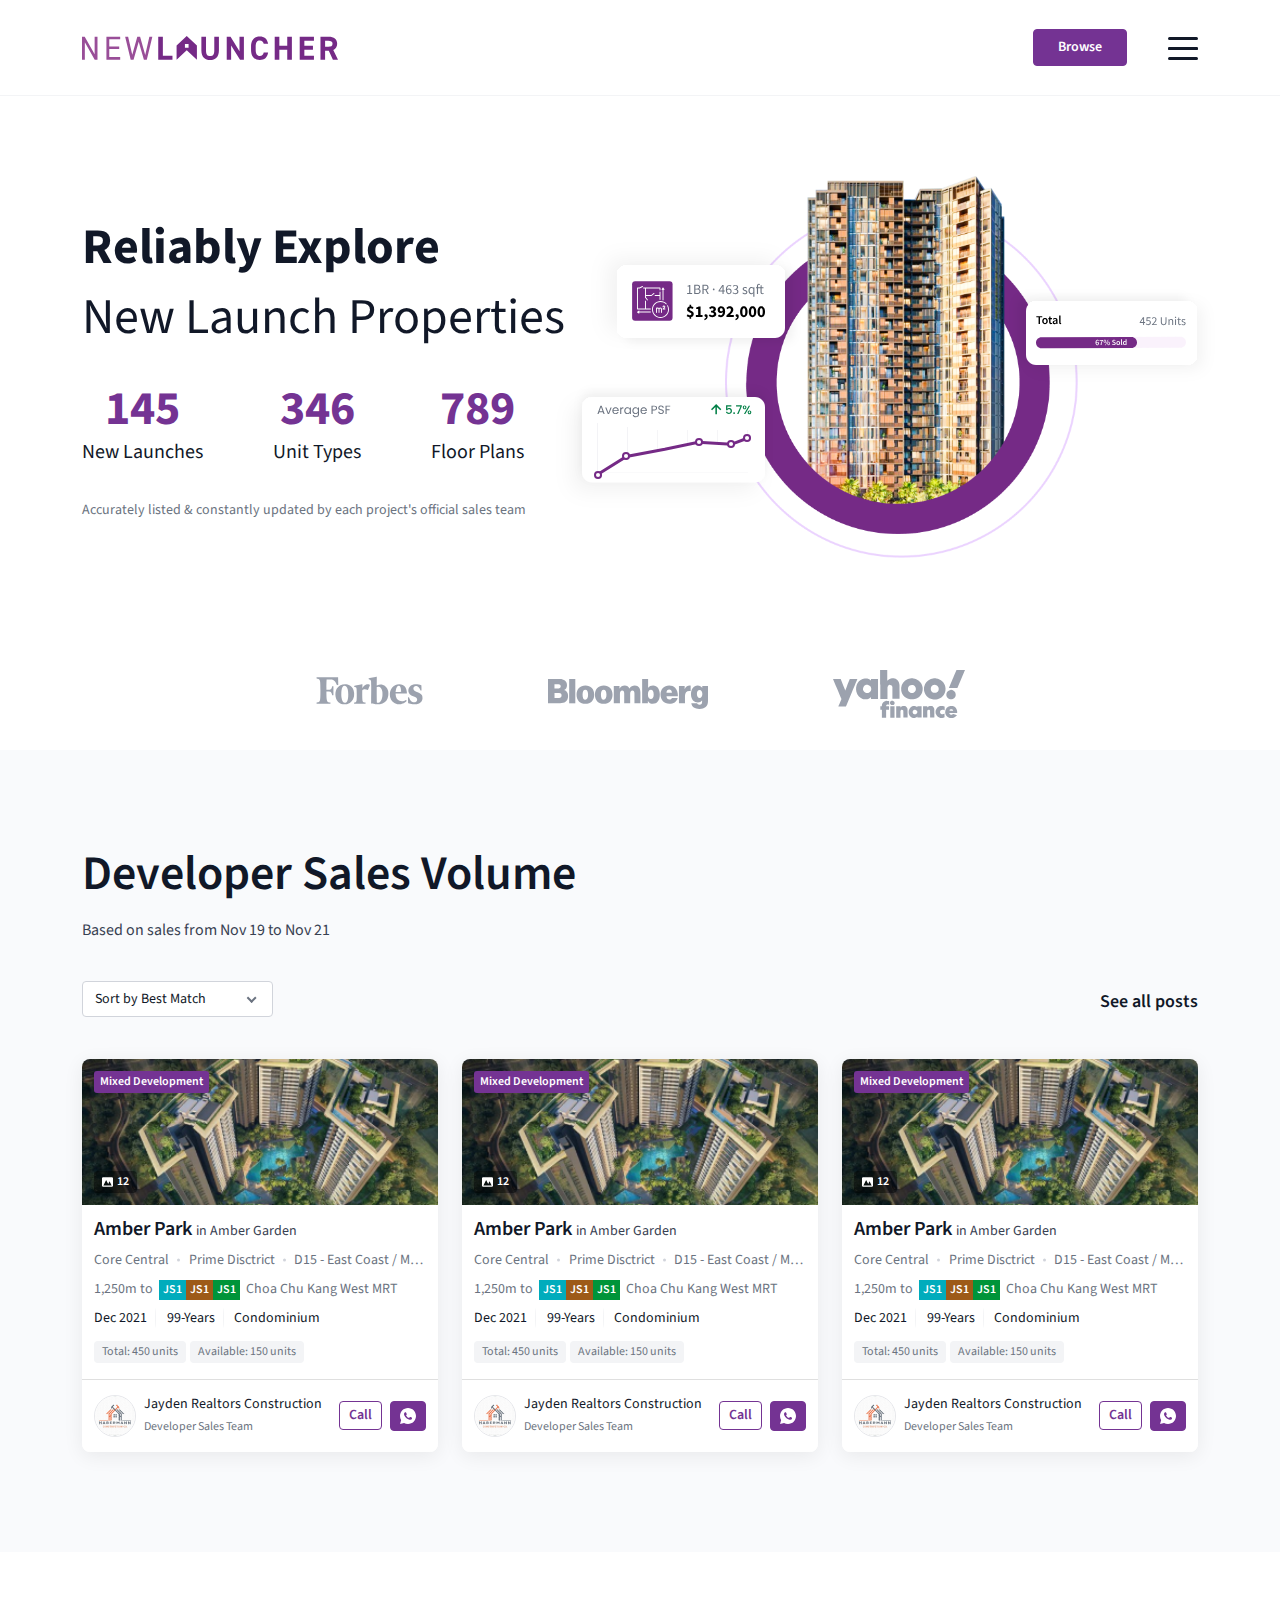
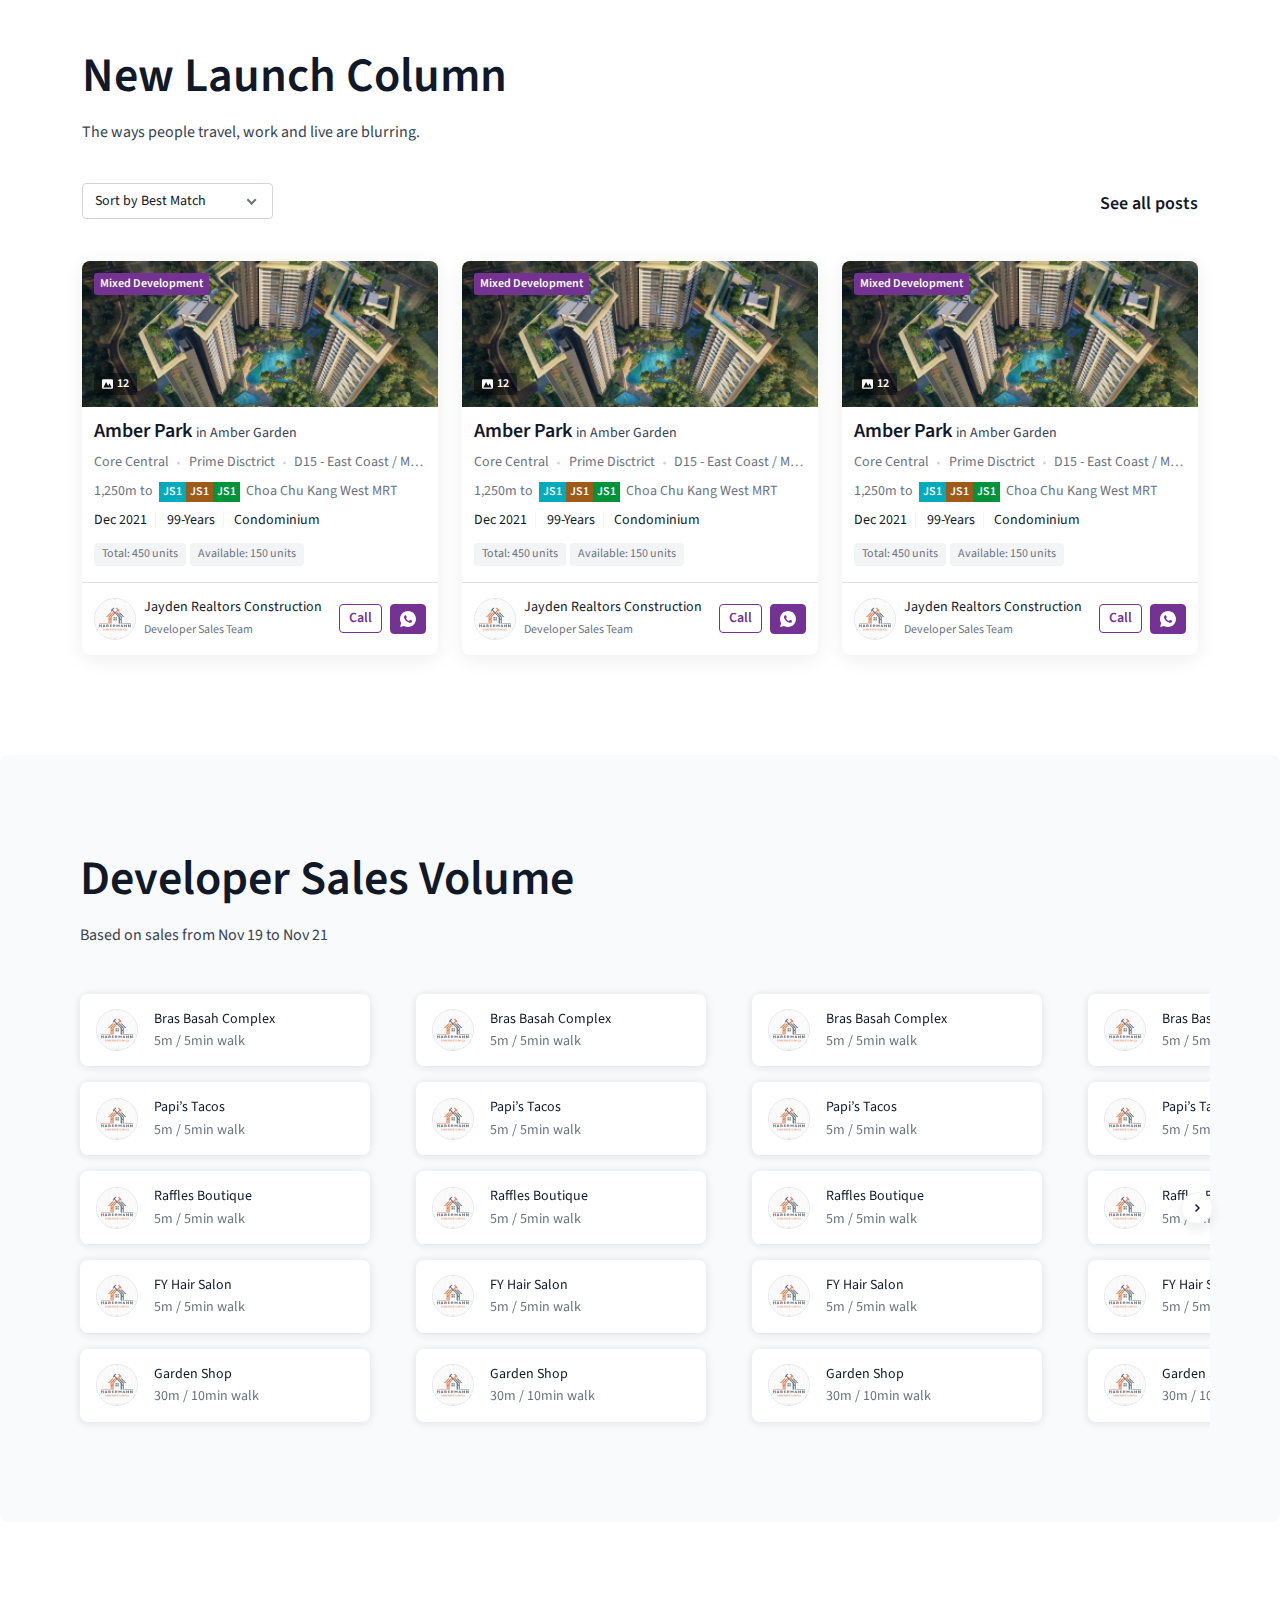
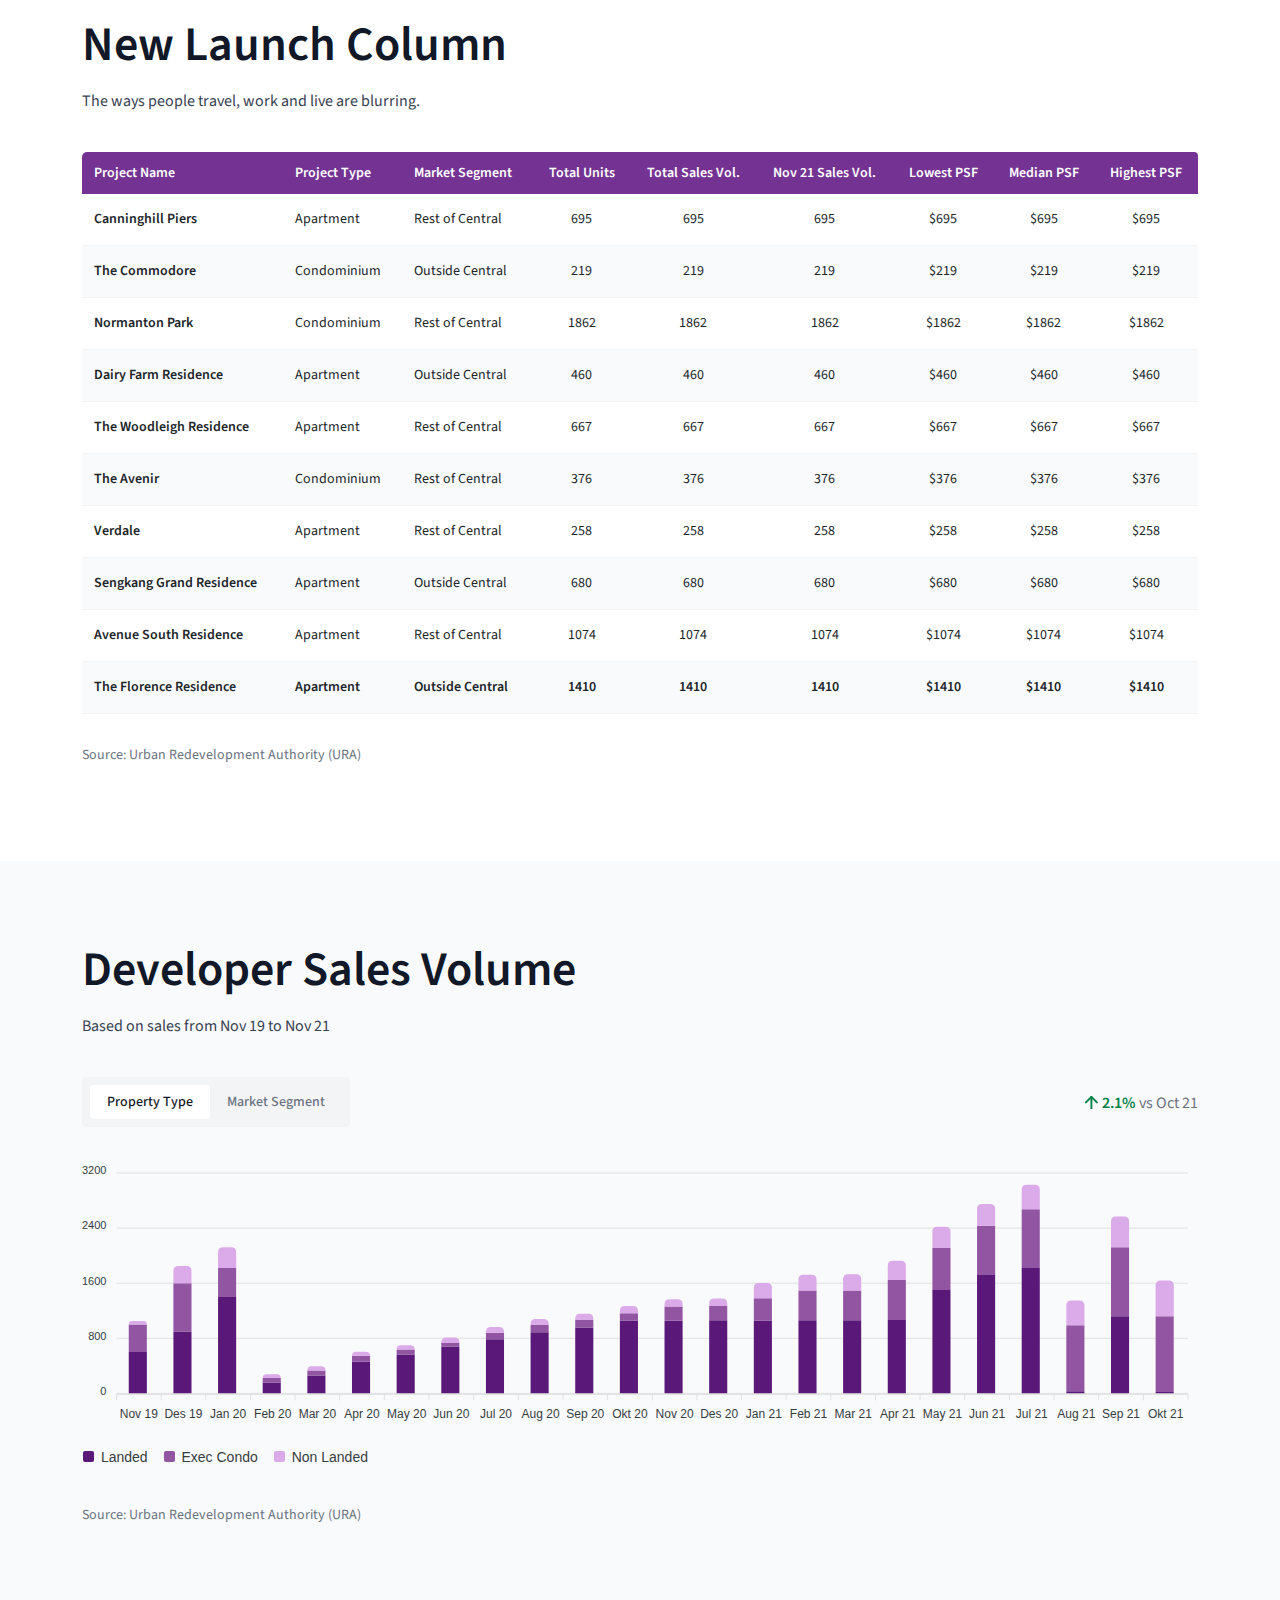
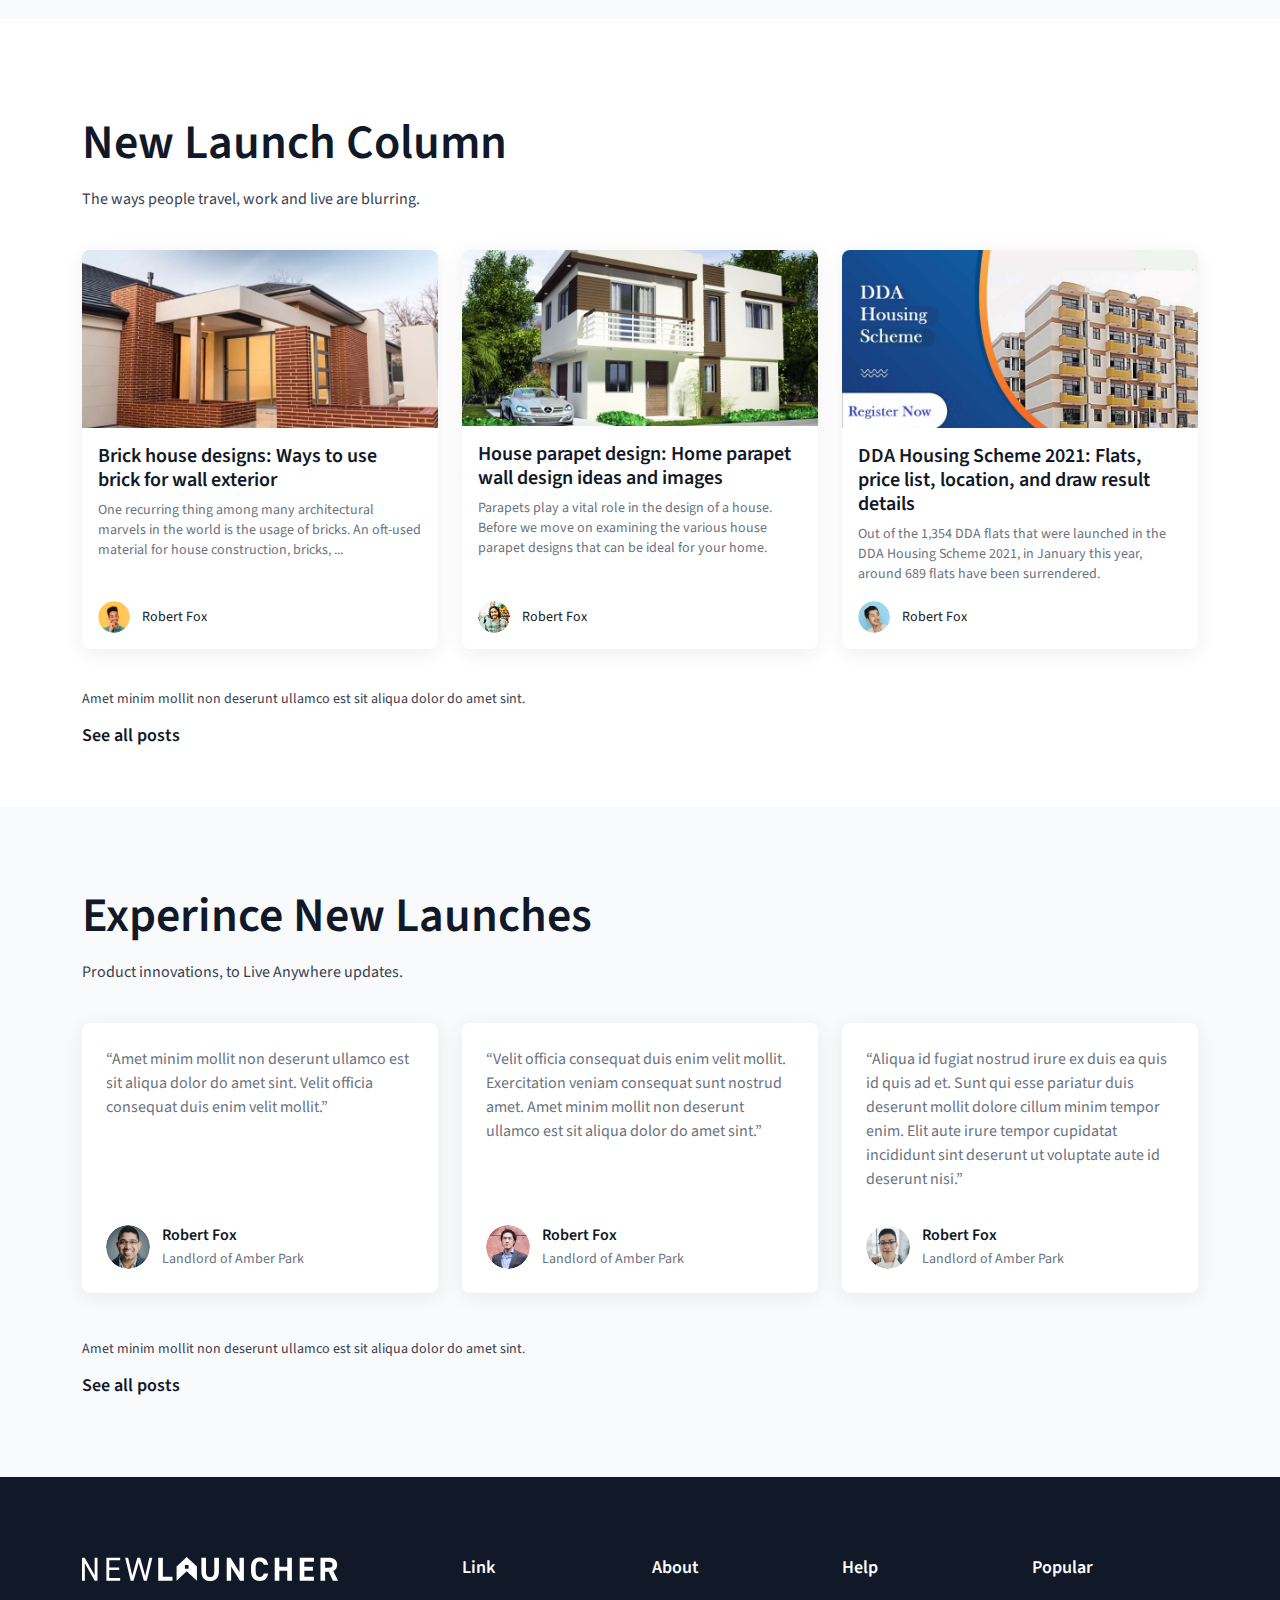
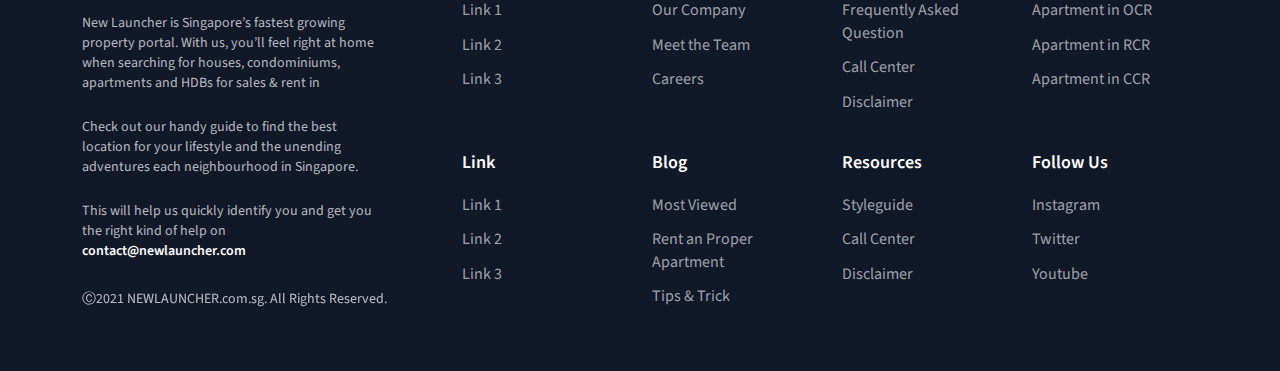
<file: index.html>
<!DOCTYPE html>
<html class="no-js" lang="">
  <head>
    <meta charset="utf-8" />
    <title>Newlauncher</title>
    <meta name="viewport" content="width=device-width, initial-scale=1" />
    <link rel="stylesheet" href="assets/css/bootstrap.min.css" />
    <link rel="stylesheet" href="assets/css/fontawesome-all.css" />
    <link rel="stylesheet" href="assets/css/swiper.min.css" />
    <link rel="stylesheet" href="assets/sass/style.css" />
  </head>
  <body>
    <main class="page-root">
      <header class="header-area">
        <div class="header-top">
          <div class="container">
            <nav class="navbar">
              <a href="#" class="brand">
                <img src="assets/img/logo.svg" class="d-none d-sm-block" alt="" /><!--For Lg Device-->
                <img src="assets/img/logo-sm.svg" class="d-sm-none" alt="" /><!--For Sm Device-->
              </a>
              <div class="ms-auto d-flex flex-wrap align-items-center">
                <a href="#" class="btn btn-primary">Browse</a>
                <button class="toggle-sidenav nav-toggle-btn">
                  <span></span>
                  <span></span>
                  <span></span>
                  <span></span>
                </button>
              </div>
            </nav>
          </div>
        </div>
        <!-- SIDE MENU WRAPPER -->
        <div class="side-menu-wrapper">
          <!-- SIDE NAV TOGGLE -->
          <button class="toggle-sidenav nav-toggle-btn has-bg-icon open"></button>
          <!-- NAVBAR MAIN -->
          <div class="main-nav-wrap">
            <div class="side-menu-header d-flex align-items-center">
              <h4 class="title d-none d-md-block">Menu</h4>
              <a href="#" class="d-block d-md-none"><img src="assets/img/logo-sm.svg" alt="" /></a>
            </div>
            <ul class="side-navbar-nav">
              <!-- Nav Item -->
              <li>
                <a href="#">Downtown Core</a>
                <!-- Child Nav Wrapper -->
                <div class="child-nav-wrapper">
                  <div class="side-menu-header d-flex align-items-center">
                    <button class="btn-back-icon"></button>
                    <h4 class="title me-auto">Desired Location</h4>
                  </div>
                  <ul class="side-navbar-nav">
                    <li>
                      <a href="#">
                        <span>
                          <small>Central Region</small>
                          Downtown Core
                        </span>
                      </a>
                      <!-- Child Nav Wrapper -->
                      <div class="child-nav-wrapper">
                        <div class="side-menu-header d-flex align-items-center">
                          <button class="btn-back-icon"></button>
                          <h4 class="title me-auto"><small>Central Region</small>Desired Location</h4>
                        </div>
                        <ul class="side-navbar-nav">
                          <li>
                            <a href="#">
                              <span>
                                <small>Central Region</small>
                                Boat Quay / Raffle Place / Marina
                              </span>
                            </a>
                          </li>
                          <li>
                            <a href="#">
                              <span>
                                <small>Central Region</small>
                                Boat Quay / Raffle Place / Marina
                              </span>
                            </a>
                          </li>
                          <li>
                            <a href="#">
                              <span>
                                <small>Central Region</small>
                                Boat Quay / Raffle Place / Marina
                              </span>
                            </a>
                          </li>
                          <li>
                            <a href="#">
                              <span>
                                <small>Central Region</small>
                                Boat Quay / Raffle Place / Marina
                              </span>
                            </a>
                          </li>
                          <li>
                            <a href="#">
                              <span>
                                <small>Central Region</small>
                                Boat Quay / Raffle Place / Marina
                              </span>
                            </a>
                          </li>
                          <li>
                            <a href="#">
                              <span>
                                <small>Central Region</small>
                                Boat Quay / Raffle Place / Marina
                              </span>
                            </a>
                          </li>
                          <li>
                            <a href="#">
                              <span>
                                <small>Central Region</small>
                                Boat Quay / Raffle Place / Marina
                              </span>
                            </a>
                          </li>
                        </ul>
                        <!-- SIDNAV FOOTER -->
                        <div class="sidenav-footer">
                          <a href="#" class="btn btn-primary w-100">
                            View All 154 Launches
                            <span class="d-block fw-400">Sorted by location demand</span>
                          </a>
                        </div>
                      </div>
                    </li>
                    <li>
                      <a href="#">
                        <span>
                          <small>Central Region</small>
                          Prime District
                        </span>
                      </a>
                      <!-- Child Nav Wrapper -->
                      <div class="child-nav-wrapper">
                        <div class="side-menu-header d-flex align-items-center">
                          <button class="btn-back-icon"></button>
                          <h4 class="title me-auto"><small>Central Region</small>Desired Location</h4>
                        </div>
                        <ul class="side-navbar-nav">
                          <li>
                            <a href="#">
                              <span>
                                <small>Central Region</small>
                                Boat Quay / Raffle Place / Marina
                              </span>
                            </a>
                          </li>
                          <li>
                            <a href="#">
                              <span>
                                <small>Central Region</small>
                                Boat Quay / Raffle Place / Marina
                              </span>
                            </a>
                          </li>
                          <li>
                            <a href="#">
                              <span>
                                <small>Central Region</small>
                                Boat Quay / Raffle Place / Marina
                              </span>
                            </a>
                          </li>
                          <li>
                            <a href="#">
                              <span>
                                <small>Central Region</small>
                                Boat Quay / Raffle Place / Marina
                              </span>
                            </a>
                          </li>
                          <li>
                            <a href="#">
                              <span>
                                <small>Central Region</small>
                                Boat Quay / Raffle Place / Marina
                              </span>
                            </a>
                          </li>
                          <li>
                            <a href="#">
                              <span>
                                <small>Central Region</small>
                                Boat Quay / Raffle Place / Marina
                              </span>
                            </a>
                          </li>
                          <li>
                            <a href="#">
                              <span>
                                <small>Central Region</small>
                                Boat Quay / Raffle Place / Marina
                              </span>
                            </a>
                          </li>
                        </ul>
                        <!-- SIDNAV FOOTER -->
                        <div class="sidenav-footer">
                          <a href="#" class="btn btn-primary w-100">
                            View All 154 Launches
                            <span class="d-block fw-400">Sorted by location demand</span>
                          </a>
                        </div>
                      </div>
                    </li>
                    <li>
                      <a href="#">
                        <span>
                          <small>Central Region</small>
                          City Fringe
                        </span>
                      </a>
                    </li>
                    <li><a href="#">West Region</a></li>
                    <li><a href="#">East Region</a></li>
                    <li><a href="#">North-east Region</a></li>
                    <li><a href="#">North Region</a></li>
                  </ul>
                  <!-- SIDNAV FOOTER -->
                  <div class="sidenav-footer">
                    <a href="#" class="btn btn-primary w-100">
                      View All 154 Launches
                      <span class="d-block fw-400">Sorted by location demand</span>
                    </a>
                  </div>
                </div>
              </li>
              <!-- Nav Item -->
              <li>
                <a href="#">Best Selling Launches</a>
                <!-- Child Nav Wrapper -->
                <div class="child-nav-wrapper">
                  <div class="side-menu-header d-flex align-items-center">
                    <button class="btn-back-icon"></button>
                    <h4 class="title me-auto">Desired Location</h4>
                  </div>
                  <ul class="side-navbar-nav">
                    <li>
                      <a href="#">
                        <span>
                          <small>Central Region</small>
                          Downtown Core
                        </span>
                      </a>
                      <!-- Child Nav Wrapper -->
                      <div class="child-nav-wrapper">
                        <div class="side-menu-header d-flex align-items-center">
                          <button class="btn-back-icon"></button>
                          <h4 class="title me-auto"><small>Central Region</small>Desired Location</h4>
                        </div>
                        <ul class="side-navbar-nav">
                          <li>
                            <a href="#">
                              <span>
                                <small>Central Region</small>
                                Boat Quay / Raffle Place / Marina
                              </span>
                            </a>
                          </li>
                          <li>
                            <a href="#">
                              <span>
                                <small>Central Region</small>
                                Boat Quay / Raffle Place / Marina
                              </span>
                            </a>
                          </li>
                          <li>
                            <a href="#">
                              <span>
                                <small>Central Region</small>
                                Boat Quay / Raffle Place / Marina
                              </span>
                            </a>
                          </li>
                          <li>
                            <a href="#">
                              <span>
                                <small>Central Region</small>
                                Boat Quay / Raffle Place / Marina
                              </span>
                            </a>
                          </li>
                          <li>
                            <a href="#">
                              <span>
                                <small>Central Region</small>
                                Boat Quay / Raffle Place / Marina
                              </span>
                            </a>
                          </li>
                          <li>
                            <a href="#">
                              <span>
                                <small>Central Region</small>
                                Boat Quay / Raffle Place / Marina
                              </span>
                            </a>
                          </li>
                          <li>
                            <a href="#">
                              <span>
                                <small>Central Region</small>
                                Boat Quay / Raffle Place / Marina
                              </span>
                            </a>
                          </li>
                        </ul>
                        <!-- SIDNAV FOOTER -->
                        <div class="sidenav-footer">
                          <a href="#" class="btn btn-primary w-100">
                            View All 154 Launches
                            <span class="d-block fw-400">Sorted by location demand</span>
                          </a>
                        </div>
                      </div>
                    </li>
                    <li>
                      <a href="#">
                        <span>
                          <small>Central Region</small>
                          Prime District
                        </span>
                      </a>
                      <!-- Child Nav Wrapper -->
                      <div class="child-nav-wrapper">
                        <div class="side-menu-header d-flex align-items-center">
                          <button class="btn-back-icon"></button>
                          <h4 class="title me-auto"><small>Central Region</small>Desired Location</h4>
                        </div>
                        <ul class="side-navbar-nav">
                          <li>
                            <a href="#">
                              <span>
                                <small>Central Region</small>
                                Boat Quay / Raffle Place / Marina
                              </span>
                            </a>
                          </li>
                          <li>
                            <a href="#">
                              <span>
                                <small>Central Region</small>
                                Boat Quay / Raffle Place / Marina
                              </span>
                            </a>
                          </li>
                          <li>
                            <a href="#">
                              <span>
                                <small>Central Region</small>
                                Boat Quay / Raffle Place / Marina
                              </span>
                            </a>
                          </li>
                          <li>
                            <a href="#">
                              <span>
                                <small>Central Region</small>
                                Boat Quay / Raffle Place / Marina
                              </span>
                            </a>
                          </li>
                          <li>
                            <a href="#">
                              <span>
                                <small>Central Region</small>
                                Boat Quay / Raffle Place / Marina
                              </span>
                            </a>
                          </li>
                          <li>
                            <a href="#">
                              <span>
                                <small>Central Region</small>
                                Boat Quay / Raffle Place / Marina
                              </span>
                            </a>
                          </li>
                          <li>
                            <a href="#">
                              <span>
                                <small>Central Region</small>
                                Boat Quay / Raffle Place / Marina
                              </span>
                            </a>
                          </li>
                        </ul>
                        <!-- SIDNAV FOOTER -->
                        <div class="sidenav-footer">
                          <a href="#" class="btn btn-primary w-100">
                            View All 154 Launches
                            <span class="d-block fw-400">Sorted by location demand</span>
                          </a>
                        </div>
                      </div>
                    </li>
                    <li>
                      <a href="#">
                        <span>
                          <small>Central Region</small>
                          City Fringe
                        </span>
                      </a>
                    </li>
                    <li><a href="#">West Region</a></li>
                    <li><a href="#">East Region</a></li>
                    <li><a href="#">North-east Region</a></li>
                    <li><a href="#">North Region</a></li>
                  </ul>
                  <!-- SIDNAV FOOTER -->
                  <div class="sidenav-footer">
                    <a href="#" class="btn btn-primary w-100">
                      View All 154 Launches
                      <span class="d-block fw-400">Sorted by location demand</span>
                    </a>
                  </div>
                </div>
              </li>
              <!-- Nav Item -->
              <li><a href="#">Newest Launches</a></li>
              <!-- Nav Item -->
              <li><a href="#">Nearest TOP</a></li>
              <!-- Nav Item -->
              <li><a href="#">Completed Projects</a></li>
              <!-- Nav Item -->
              <li>
                <a href="#">Reputable Developers</a>
              </li>
              <!-- Nav Item -->
              <li><a href="#">Desired Locations</a></li>
              <!-- Nav Item -->
              <li><a href="#">Market Segments</a></li>
              <!-- Nav Item -->
              <li><a href="#">Nearest to MRT</a></li>
              <!-- Nav Item -->
              <li><a href="#">Project Size</a></li>

              <!-- Nav Item -->
              <li><a href="#">Desired Locations</a></li>
              <!-- Nav Item -->
              <li><a href="#">Market Segments</a></li>
              <!-- Nav Item -->
              <li><a href="#">Nearest to MRT</a></li>
              <!-- Nav Item -->
              <li><a href="#">Project Size</a></li>
            </ul>
          </div>
          <!-- SIDNAV FOOTER -->
          <div class="sidenav-footer">
            <a href="#" class="btn btn-primary w-100">
              View All 154 Launches
              <span class="d-block fw-400">Listed & updated by verified sales teams</span>
            </a>
          </div>
        </div>
      </header>
      <section class="hero-area">
        <div class="ornament d-sm-none"><img src="assets/img/Ornament.svg" alt="" /></div>
        <div class="container">
          <div class="row align-items-center">
            <div class="col-xl-6">
              <h2 class="title-xl">Reliably Explore <span class="fw-400 d-block">New Launch Properties</span></h2>
              <ul class="count-wrapper reset-ul d-flex align-items-center">
                <li class="text-md-center">
                  <h3 class="num">145</h3>
                  New Launches
                </li>
                <li class="text-md-center">
                  <h3 class="num">346</h3>
                  Unit Types
                </li>
                <li class="text-md-center">
                  <h3 class="num">789</h3>
                  Floor Plans
                </li>
              </ul>
              <div class="col-9 col-md-12 p-0 mess-para">
                <p class="before-md">Accurately listed & constantly updated by each project's official sales team</p>
                <p class="after-md">Accurately Listed by Verified Official Sales Team</p>
              </div>
            </div>
            <div class="col-xl-6 d-none d-lg-block reduce-padd">
              <div class="infographic-wrap ms-auto d-xl-block d-none">
                <div class="img-wrap layer">
                  <img src="assets/img/building-1.png" alt="" />
                </div>
                <div class="layer layer-1">
                  <img src="assets/img/icons/icon-1.svg" alt="" />
                </div>
                <div class="layer layer-2">
                  <img src="assets/img/icons/icon-2.svg" alt="" />
                </div>
                <div class="layer layer-3">
                  <img src="assets/img/icons/icon-3.svg" alt="" />
                </div>
              </div>
            </div>
          </div>
        </div>
      </section>
      <section class="social-proof-wrap px-2">
        <div class="container d-md-flex align-items-center justify-content-md-center">
          <a href="#" class="brand mb-7 d-none d-md-block">
            <img src="assets/img/brand/1.svg" alt="" />
          </a>
          <a href="#" class="brand d-none d-md-block">
            <img src="assets/img/brand/2.svg" alt="" />
          </a>
          <a href="#" class="brand d-none d-md-block me-0">
            <img src="assets/img/brand/3.svg" alt="" />
          </a>
          <div class="row mx-0 align-items-center d-md-none">
            <div class="col-4 px-0">
              <a href="#" class="mb-7 brand p-0 text-start w-100">
                <img src="assets/img/brand/1-sm.svg" alt="" class="d-md-none" />
              </a>
            </div>
            <div class="col-4 px-0">
              <a href="#" class="brand p-0 text-center w-100">
                <img src="assets/img/brand/2-sm.svg" alt="" class="d-md-none" />
              </a>
            </div>
            <div class="col-4 px-0">
              <a href="#" class="brand p-0 text-end w-100">
                <img src="assets/img/brand/3-sm.svg" alt="" class="d-md-none" />
              </a>
            </div>
          </div>
        </div>
      </section>
      <section class="blog-area sec-pt-100 sec-pb-100">
        <div class="container">
          <div class="row">
            <div class="col-lg-8">
              <div class="section-title">
                <h2 class="title">Developer Sales Volume</h2>
                <p class="small-title">Based on sales from Nov 19 to Nov 21</p>
              </div>
            </div>
          </div>
          <div class="row">
            <div class="dropdown--all-posts">
              <div class="dropdown--">
                <div data-area="#chart-area-1" class="has-tab-link select-with-radio d-inline-block sales-trend-dropdown">
                  <select name="" id="" class="has-nc-select" prefix="Sort by">
                    <option value="Best Match">Best Match</option>
                    <option value="Best Seller">Best Seller</option>
                    <option value="Earliest Top">Earliest Top</option>
                    <option value="Newest Launch">Newest Launch</option>
                    <option value="Price: Low to High">Price: Low to High</option>
                    <option value="Price: High to Low">Price: High to Low</option>
                    <option value="Size: Low to High">Size: Low to High</option>
                    <option value="Size: High to Low">Size: High to Low</option>
                    <option value="PSF: Low to High">PSF: Low to High</option>
                    <option value="PSF: High to Low">PSF: High to Low</option>
                  </select>
                </div>
              </div>
              <div class="show-all-posts--">
                <h6>See all posts</h6>
              </div>
            </div>
          </div>
          <div class="row">
            <div class="col-lg-4 mb-40">
              <div class="blog-card">
                <div class="thumb card-thumb">
                  <img src="assets/img/card/2-sm.png" />
                  <span class="--tag">Mixed Development</span>
                  <span class="badge badge-dark-4 badge-img-count d-inline-flex align-items-center badge-photos --photos">
                    <svg class="icon" width="16" height="14" viewBox="0 0 16 14" fill="none" xmlns="http://www.w3.org/2000/svg">
                      <path
                        fill-rule="evenodd"
                        clip-rule="evenodd"
                        d="M2 0C1.46957 0 0.960859 0.210714 0.585786 0.585786C0.210714 0.960859 0 1.46957 0 2V12C0 12.5304 0.210714 13.0391 0.585786 13.4142C0.960859 13.7893 1.46957 14 2 14H14C14.5304 14 15.0391 13.7893 15.4142 13.4142C15.7893 13.0391 16 12.5304 16 12V2C16 1.46957 15.7893 0.960859 15.4142 0.585786C15.0391 0.210714 14.5304 0 14 0H2ZM14 12H2L6 4L9 10L11 6L14 12Z"
                        fill="white"
                      />
                    </svg>
                    12
                  </span>
                </div>
                <div class="blog-content card-post-content">
                  <div class="text-content">
                    <h2 class="title">Amber Park <small>in Amber Garden</small></h2>
                    <ul class="inline-dot-list">
                      <li>Core Central</li>
                      <li>Prime Disctrict</li>
                      <li>D15 - East Coast / Marine...</li>
                    </ul>
                    <p class="mt-10 mb-9 text-gray badges--">
                      1,250m to
                      <span class="custom-badge-group d-inline-flex">
                        <span class="badge-item bg-1">JS1</span>
                        <span class="badge-item bg-2">JS1</span>
                        <span class="badge-item bg-3">JS1</span>
                      </span>
                      Choa Chu Kang West MRT
                    </p>
                    <ul class="inline-line-list mb-12">
                      <li><a href="#">Dec 2021</a></li>
                      <li><a href="#">99-Years</a></li>
                      <li><a href="#">Condominium</a></li>
                    </ul>
                    <ul class="badge-group-2 d-flex flex-wrap">
                      <li>
                        <span class="badge badge-light"><span>Total:</span> 450 units</span>
                      </li>
                      <li>
                        <span class="badge badge-light"><span>Available:</span> 150 units</span>
                      </li>
                      <li>
                        <span class="badge badge-light hide-xl-xxl"><span>Sold:</span> 300 units</span>
                      </li>
                    </ul>
                  </div>
                  <div class="card-footer">
                    <div class="d-flex align-items-center">
                      <div class="com-avater-info d-flex align-items-center">
                        <div class="thumbnail">
                          <img src="assets/img/avater.png" alt="" />
                        </div>
                        <div class="text-info">
                          <h6 class="name d-none d-md-block">Jayden Realtors Construction</h6>
                          <h6 class="name d-md-none">Jayden Realtors Construction</h6>
                          <p>Developer Sales Team</p>
                        </div>
                      </div>
                      <div class="ms-auto right-area justify-content-end d-flex">
                        <div class="d-flex">
                          <a href="#" class="btn btn-outline-primary mr-8 btn-min-w106 d-none d-md-inline-block call-" data-get-num="+65 8597-1878"
                            >Call</a
                          >
                          <a href="#" class="btn btn-outline-primary mr-8 d-md-none call-">Call</a>
                          <a href="#" class="btn btn-primary btn-icon d-flex align-items-center whatsapp-">
                            <svg width="16" height="16" viewBox="0 0 16 16" fill="none" xmlns="http://www.w3.org/2000/svg">
                              <path
                                d="M8 0C3.582 0 0 3.582 0 8C0 9.50081 0.421561 10.9 1.14062 12.1003L0.0716146 16L4.05469 14.9544C5.21957 15.6167 6.56433 16 8 16C12.418 16 16 12.418 16 8C16 3.582 12.418 0 8 0ZM5.26172 4.26823C5.39172 4.26823 5.52529 4.26744 5.64063 4.27344C5.78329 4.27677 5.93857 4.28722 6.08724 4.61589C6.26391 5.00655 6.64858 5.9866 6.69792 6.08594C6.74725 6.18527 6.78221 6.30229 6.71354 6.43229C6.64821 6.56563 6.61423 6.64632 6.51823 6.76432C6.4189 6.87899 6.31005 7.02141 6.22005 7.10807C6.12072 7.20741 6.01815 7.31632 6.13281 7.51432C6.24748 7.71232 6.64571 8.36142 7.23437 8.88542C7.99104 9.56142 8.62946 9.76916 8.82812 9.86849C9.02679 9.96782 9.14184 9.95234 9.25651 9.81901C9.37451 9.68901 9.75208 9.24294 9.88542 9.04427C10.0154 8.8456 10.1481 8.87998 10.3281 8.94531C10.5108 9.01065 11.4849 9.49051 11.6836 9.58984C11.8823 9.68918 12.0125 9.73834 12.0625 9.81901C12.1138 9.90234 12.1139 10.2991 11.9492 10.7617C11.7846 11.2237 10.9759 11.6705 10.6133 11.7018C10.2473 11.7358 9.90571 11.8663 8.23438 11.2083C6.21838 10.4143 4.94699 8.34948 4.84766 8.21615C4.74832 8.08615 4.04036 7.1426 4.04036 6.16927C4.04036 5.1926 4.55244 4.71429 4.73177 4.51562C4.91444 4.31696 5.12839 4.26823 5.26172 4.26823Z"
                                fill="white"
                              />
                            </svg>
                          </a>
                        </div>
                      </div>
                    </div>
                  </div>
                </div>
              </div>
            </div>
            <div class="col-lg-4 mb-40">
              <div class="blog-card">
                <div class="thumb card-thumb">
                  <img src="assets/img/card/2-sm.png" />
                  <span class="--tag">Mixed Development</span>
                  <span class="badge badge-dark-4 badge-img-count d-inline-flex align-items-center badge-photos --photos">
                    <svg class="icon" width="16" height="14" viewBox="0 0 16 14" fill="none" xmlns="http://www.w3.org/2000/svg">
                      <path
                        fill-rule="evenodd"
                        clip-rule="evenodd"
                        d="M2 0C1.46957 0 0.960859 0.210714 0.585786 0.585786C0.210714 0.960859 0 1.46957 0 2V12C0 12.5304 0.210714 13.0391 0.585786 13.4142C0.960859 13.7893 1.46957 14 2 14H14C14.5304 14 15.0391 13.7893 15.4142 13.4142C15.7893 13.0391 16 12.5304 16 12V2C16 1.46957 15.7893 0.960859 15.4142 0.585786C15.0391 0.210714 14.5304 0 14 0H2ZM14 12H2L6 4L9 10L11 6L14 12Z"
                        fill="white"
                      />
                    </svg>
                    12
                  </span>
                </div>
                <div class="blog-content card-post-content">
                  <div class="text-content">
                    <h2 class="title">Amber Park <small>in Amber Garden</small></h2>
                    <ul class="inline-dot-list">
                      <li>Core Central</li>
                      <li>Prime Disctrict</li>
                      <li>D15 - East Coast / Marine...</li>
                    </ul>
                    <p class="mt-10 mb-9 text-gray badges--">
                      1,250m to
                      <span class="custom-badge-group d-inline-flex">
                        <span class="badge-item bg-1">JS1</span>
                        <span class="badge-item bg-2">JS1</span>
                        <span class="badge-item bg-3">JS1</span>
                      </span>
                      Choa Chu Kang West MRT
                    </p>
                    <ul class="inline-line-list mb-12">
                      <li><a href="#">Dec 2021</a></li>
                      <li><a href="#">99-Years</a></li>
                      <li><a href="#">Condominium</a></li>
                    </ul>
                    <ul class="badge-group-2 d-flex flex-wrap">
                      <li>
                        <span class="badge badge-light"><span>Total:</span> 450 units</span>
                      </li>
                      <li>
                        <span class="badge badge-light"><span>Available:</span> 150 units</span>
                      </li>
                      <li>
                        <span class="badge badge-light hide-xl-xxl"><span>Sold:</span> 300 units</span>
                      </li>
                    </ul>
                  </div>
                  <div class="card-footer">
                    <div class="d-flex align-items-center">
                      <div class="com-avater-info d-flex align-items-center">
                        <div class="thumbnail">
                          <img src="assets/img/avater.png" alt="" />
                        </div>
                        <div class="text-info">
                          <h6 class="name d-none d-md-block">Jayden Realtors Construction</h6>
                          <h6 class="name d-md-none">Jayden Realtors Construction</h6>
                          <p>Developer Sales Team</p>
                        </div>
                      </div>
                      <div class="ms-auto right-area justify-content-end d-flex">
                        <div class="d-flex">
                          <a href="#" class="btn btn-outline-primary mr-8 btn-min-w106 d-none d-md-inline-block call-" data-get-num="+65 8597-1878"
                            >Call</a
                          >
                          <a href="#" class="btn btn-outline-primary mr-8 d-md-none call-">Call</a>
                          <a href="#" class="btn btn-primary btn-icon d-flex align-items-center whatsapp-">
                            <svg width="16" height="16" viewBox="0 0 16 16" fill="none" xmlns="http://www.w3.org/2000/svg">
                              <path
                                d="M8 0C3.582 0 0 3.582 0 8C0 9.50081 0.421561 10.9 1.14062 12.1003L0.0716146 16L4.05469 14.9544C5.21957 15.6167 6.56433 16 8 16C12.418 16 16 12.418 16 8C16 3.582 12.418 0 8 0ZM5.26172 4.26823C5.39172 4.26823 5.52529 4.26744 5.64063 4.27344C5.78329 4.27677 5.93857 4.28722 6.08724 4.61589C6.26391 5.00655 6.64858 5.9866 6.69792 6.08594C6.74725 6.18527 6.78221 6.30229 6.71354 6.43229C6.64821 6.56563 6.61423 6.64632 6.51823 6.76432C6.4189 6.87899 6.31005 7.02141 6.22005 7.10807C6.12072 7.20741 6.01815 7.31632 6.13281 7.51432C6.24748 7.71232 6.64571 8.36142 7.23437 8.88542C7.99104 9.56142 8.62946 9.76916 8.82812 9.86849C9.02679 9.96782 9.14184 9.95234 9.25651 9.81901C9.37451 9.68901 9.75208 9.24294 9.88542 9.04427C10.0154 8.8456 10.1481 8.87998 10.3281 8.94531C10.5108 9.01065 11.4849 9.49051 11.6836 9.58984C11.8823 9.68918 12.0125 9.73834 12.0625 9.81901C12.1138 9.90234 12.1139 10.2991 11.9492 10.7617C11.7846 11.2237 10.9759 11.6705 10.6133 11.7018C10.2473 11.7358 9.90571 11.8663 8.23438 11.2083C6.21838 10.4143 4.94699 8.34948 4.84766 8.21615C4.74832 8.08615 4.04036 7.1426 4.04036 6.16927C4.04036 5.1926 4.55244 4.71429 4.73177 4.51562C4.91444 4.31696 5.12839 4.26823 5.26172 4.26823Z"
                                fill="white"
                              />
                            </svg>
                          </a>
                        </div>
                      </div>
                    </div>
                  </div>
                </div>
              </div>
            </div>
            <div class="col-lg-4 mb-40">
              <div class="blog-card">
                <div class="thumb card-thumb">
                  <img src="assets/img/card/2-sm.png" />
                  <span class="--tag">Mixed Development</span>
                  <span class="badge badge-dark-4 badge-img-count d-inline-flex align-items-center badge-photos --photos">
                    <svg class="icon" width="16" height="14" viewBox="0 0 16 14" fill="none" xmlns="http://www.w3.org/2000/svg">
                      <path
                        fill-rule="evenodd"
                        clip-rule="evenodd"
                        d="M2 0C1.46957 0 0.960859 0.210714 0.585786 0.585786C0.210714 0.960859 0 1.46957 0 2V12C0 12.5304 0.210714 13.0391 0.585786 13.4142C0.960859 13.7893 1.46957 14 2 14H14C14.5304 14 15.0391 13.7893 15.4142 13.4142C15.7893 13.0391 16 12.5304 16 12V2C16 1.46957 15.7893 0.960859 15.4142 0.585786C15.0391 0.210714 14.5304 0 14 0H2ZM14 12H2L6 4L9 10L11 6L14 12Z"
                        fill="white"
                      />
                    </svg>
                    12
                  </span>
                </div>
                <div class="blog-content card-post-content">
                  <div class="text-content">
                    <h2 class="title">Amber Park <small>in Amber Garden</small></h2>
                    <ul class="inline-dot-list">
                      <li>Core Central</li>
                      <li>Prime Disctrict</li>
                      <li>D15 - East Coast / Marine...</li>
                    </ul>
                    <p class="mt-10 mb-9 text-gray badges--">
                      1,250m to
                      <span class="custom-badge-group d-inline-flex">
                        <span class="badge-item bg-1">JS1</span>
                        <span class="badge-item bg-2">JS1</span>
                        <span class="badge-item bg-3">JS1</span>
                      </span>
                      Choa Chu Kang West MRT
                    </p>
                    <ul class="inline-line-list mb-12">
                      <li><a href="#">Dec 2021</a></li>
                      <li><a href="#">99-Years</a></li>
                      <li><a href="#">Condominium</a></li>
                    </ul>
                    <ul class="badge-group-2 d-flex flex-wrap">
                      <li>
                        <span class="badge badge-light"><span>Total:</span> 450 units</span>
                      </li>
                      <li>
                        <span class="badge badge-light"><span>Available:</span> 150 units</span>
                      </li>
                      <li>
                        <span class="badge badge-light hide-xl-xxl"><span>Sold:</span> 300 units</span>
                      </li>
                    </ul>
                  </div>
                  <div class="card-footer">
                    <div class="d-flex align-items-center">
                      <div class="com-avater-info d-flex align-items-center">
                        <div class="thumbnail">
                          <img src="assets/img/avater.png" alt="" />
                        </div>
                        <div class="text-info">
                          <h6 class="name d-none d-md-block">Jayden Realtors Construction</h6>
                          <h6 class="name d-md-none">Jayden Realtors Construction</h6>
                          <p>Developer Sales Team</p>
                        </div>
                      </div>
                      <div class="ms-auto right-area justify-content-end d-flex">
                        <div class="d-flex">
                          <a href="#" class="btn btn-outline-primary mr-8 btn-min-w106 d-none d-md-inline-block call-" data-get-num="+65 8597-1878"
                            >Call</a
                          >
                          <a href="#" class="btn btn-outline-primary mr-8 d-md-none call-">Call</a>
                          <a href="#" class="btn btn-primary btn-icon d-flex align-items-center whatsapp-">
                            <svg width="16" height="16" viewBox="0 0 16 16" fill="none" xmlns="http://www.w3.org/2000/svg">
                              <path
                                d="M8 0C3.582 0 0 3.582 0 8C0 9.50081 0.421561 10.9 1.14062 12.1003L0.0716146 16L4.05469 14.9544C5.21957 15.6167 6.56433 16 8 16C12.418 16 16 12.418 16 8C16 3.582 12.418 0 8 0ZM5.26172 4.26823C5.39172 4.26823 5.52529 4.26744 5.64063 4.27344C5.78329 4.27677 5.93857 4.28722 6.08724 4.61589C6.26391 5.00655 6.64858 5.9866 6.69792 6.08594C6.74725 6.18527 6.78221 6.30229 6.71354 6.43229C6.64821 6.56563 6.61423 6.64632 6.51823 6.76432C6.4189 6.87899 6.31005 7.02141 6.22005 7.10807C6.12072 7.20741 6.01815 7.31632 6.13281 7.51432C6.24748 7.71232 6.64571 8.36142 7.23437 8.88542C7.99104 9.56142 8.62946 9.76916 8.82812 9.86849C9.02679 9.96782 9.14184 9.95234 9.25651 9.81901C9.37451 9.68901 9.75208 9.24294 9.88542 9.04427C10.0154 8.8456 10.1481 8.87998 10.3281 8.94531C10.5108 9.01065 11.4849 9.49051 11.6836 9.58984C11.8823 9.68918 12.0125 9.73834 12.0625 9.81901C12.1138 9.90234 12.1139 10.2991 11.9492 10.7617C11.7846 11.2237 10.9759 11.6705 10.6133 11.7018C10.2473 11.7358 9.90571 11.8663 8.23438 11.2083C6.21838 10.4143 4.94699 8.34948 4.84766 8.21615C4.74832 8.08615 4.04036 7.1426 4.04036 6.16927C4.04036 5.1926 4.55244 4.71429 4.73177 4.51562C4.91444 4.31696 5.12839 4.26823 5.26172 4.26823Z"
                                fill="white"
                              />
                            </svg>
                          </a>
                        </div>
                      </div>
                    </div>
                  </div>
                </div>
              </div>
            </div>
          </div>
        </div>
      </section>
      <section class="blog-area sec-pt-100 sec-pb-100 bg-white">
        <div class="container">
          <div class="row">
            <div class="col-lg-8">
              <div class="section-title">
                <h2 class="title">New Launch Column</h2>
                <p class="small-title">The ways people travel, work and live are blurring.</p>
              </div>
            </div>
          </div>
          <div class="row">
            <div class="dropdown--all-posts">
              <div class="dropdown--">
                <div data-area="#chart-area-1" class="has-tab-link select-with-radio d-inline-block sales-trend-dropdown">
                  <select name="" id="" class="has-nc-select" prefix="Sort by">
                    <option value="Best Match">Best Match</option>
                    <option value="Best Seller">Best Seller</option>
                    <option value="Earliest Top">Earliest Top</option>
                    <option value="Newest Launch">Newest Launch</option>
                    <option value="Price: Low to High">Price: Low to High</option>
                    <option value="Price: High to Low">Price: High to Low</option>
                    <option value="Size: Low to High">Size: Low to High</option>
                    <option value="Size: High to Low">Size: High to Low</option>
                    <option value="PSF: Low to High">PSF: Low to High</option>
                    <option value="PSF: High to Low">PSF: High to Low</option>
                  </select>
                </div>
              </div>
              <div class="show-all-posts--">
                <h6>See all posts</h6>
              </div>
            </div>
          </div>
          <div class="row">
            <div class="col-lg-4 mb-40">
              <div class="blog-card">
                <div class="thumb card-thumb">
                  <img src="assets/img/card/2-sm.png" />
                  <span class="--tag">Mixed Development</span>
                  <span class="badge badge-dark-4 badge-img-count d-inline-flex align-items-center badge-photos --photos">
                    <svg class="icon" width="16" height="14" viewBox="0 0 16 14" fill="none" xmlns="http://www.w3.org/2000/svg">
                      <path
                        fill-rule="evenodd"
                        clip-rule="evenodd"
                        d="M2 0C1.46957 0 0.960859 0.210714 0.585786 0.585786C0.210714 0.960859 0 1.46957 0 2V12C0 12.5304 0.210714 13.0391 0.585786 13.4142C0.960859 13.7893 1.46957 14 2 14H14C14.5304 14 15.0391 13.7893 15.4142 13.4142C15.7893 13.0391 16 12.5304 16 12V2C16 1.46957 15.7893 0.960859 15.4142 0.585786C15.0391 0.210714 14.5304 0 14 0H2ZM14 12H2L6 4L9 10L11 6L14 12Z"
                        fill="white"
                      />
                    </svg>
                    12
                  </span>
                </div>
                <div class="blog-content card-post-content">
                  <div class="text-content">
                    <h2 class="title">Amber Park <small>in Amber Garden</small></h2>
                    <ul class="inline-dot-list">
                      <li>Core Central</li>
                      <li>Prime Disctrict</li>
                      <li>D15 - East Coast / Marine...</li>
                    </ul>
                    <p class="mt-10 mb-9 text-gray badges--">
                      1,250m to
                      <span class="custom-badge-group d-inline-flex">
                        <span class="badge-item bg-1">JS1</span>
                        <span class="badge-item bg-2">JS1</span>
                        <span class="badge-item bg-3">JS1</span>
                      </span>
                      Choa Chu Kang West MRT
                    </p>
                    <ul class="inline-line-list mb-12">
                      <li><a href="#">Dec 2021</a></li>
                      <li><a href="#">99-Years</a></li>
                      <li><a href="#">Condominium</a></li>
                    </ul>
                    <ul class="badge-group-2 d-flex flex-wrap">
                      <li>
                        <span class="badge badge-light"><span>Total:</span> 450 units</span>
                      </li>
                      <li>
                        <span class="badge badge-light"><span>Available:</span> 150 units</span>
                      </li>
                      <li>
                        <span class="badge badge-light hide-xl-xxl"><span>Sold:</span> 300 units</span>
                      </li>
                    </ul>
                  </div>
                  <div class="card-footer">
                    <div class="d-flex align-items-center">
                      <div class="com-avater-info d-flex align-items-center">
                        <div class="thumbnail">
                          <img src="assets/img/avater.png" alt="" />
                        </div>
                        <div class="text-info">
                          <h6 class="name d-none d-md-block">Jayden Realtors Construction</h6>
                          <h6 class="name d-md-none">Jayden Realtors Construction</h6>
                          <p>Developer Sales Team</p>
                        </div>
                      </div>
                      <div class="ms-auto right-area justify-content-end d-flex">
                        <div class="d-flex">
                          <a href="#" class="btn btn-outline-primary mr-8 btn-min-w106 d-none d-md-inline-block call-" data-get-num="+65 8597-1878"
                            >Call</a
                          >
                          <a href="#" class="btn btn-outline-primary mr-8 d-md-none call-">Call</a>
                          <a href="#" class="btn btn-primary btn-icon d-flex align-items-center whatsapp-">
                            <svg width="16" height="16" viewBox="0 0 16 16" fill="none" xmlns="http://www.w3.org/2000/svg">
                              <path
                                d="M8 0C3.582 0 0 3.582 0 8C0 9.50081 0.421561 10.9 1.14062 12.1003L0.0716146 16L4.05469 14.9544C5.21957 15.6167 6.56433 16 8 16C12.418 16 16 12.418 16 8C16 3.582 12.418 0 8 0ZM5.26172 4.26823C5.39172 4.26823 5.52529 4.26744 5.64063 4.27344C5.78329 4.27677 5.93857 4.28722 6.08724 4.61589C6.26391 5.00655 6.64858 5.9866 6.69792 6.08594C6.74725 6.18527 6.78221 6.30229 6.71354 6.43229C6.64821 6.56563 6.61423 6.64632 6.51823 6.76432C6.4189 6.87899 6.31005 7.02141 6.22005 7.10807C6.12072 7.20741 6.01815 7.31632 6.13281 7.51432C6.24748 7.71232 6.64571 8.36142 7.23437 8.88542C7.99104 9.56142 8.62946 9.76916 8.82812 9.86849C9.02679 9.96782 9.14184 9.95234 9.25651 9.81901C9.37451 9.68901 9.75208 9.24294 9.88542 9.04427C10.0154 8.8456 10.1481 8.87998 10.3281 8.94531C10.5108 9.01065 11.4849 9.49051 11.6836 9.58984C11.8823 9.68918 12.0125 9.73834 12.0625 9.81901C12.1138 9.90234 12.1139 10.2991 11.9492 10.7617C11.7846 11.2237 10.9759 11.6705 10.6133 11.7018C10.2473 11.7358 9.90571 11.8663 8.23438 11.2083C6.21838 10.4143 4.94699 8.34948 4.84766 8.21615C4.74832 8.08615 4.04036 7.1426 4.04036 6.16927C4.04036 5.1926 4.55244 4.71429 4.73177 4.51562C4.91444 4.31696 5.12839 4.26823 5.26172 4.26823Z"
                                fill="white"
                              />
                            </svg>
                          </a>
                        </div>
                      </div>
                    </div>
                  </div>
                </div>
              </div>
            </div>
            <div class="col-lg-4 mb-40">
              <div class="blog-card">
                <div class="thumb card-thumb">
                  <img src="assets/img/card/2-sm.png" />
                  <span class="--tag">Mixed Development</span>
                  <span class="badge badge-dark-4 badge-img-count d-inline-flex align-items-center badge-photos --photos">
                    <svg class="icon" width="16" height="14" viewBox="0 0 16 14" fill="none" xmlns="http://www.w3.org/2000/svg">
                      <path
                        fill-rule="evenodd"
                        clip-rule="evenodd"
                        d="M2 0C1.46957 0 0.960859 0.210714 0.585786 0.585786C0.210714 0.960859 0 1.46957 0 2V12C0 12.5304 0.210714 13.0391 0.585786 13.4142C0.960859 13.7893 1.46957 14 2 14H14C14.5304 14 15.0391 13.7893 15.4142 13.4142C15.7893 13.0391 16 12.5304 16 12V2C16 1.46957 15.7893 0.960859 15.4142 0.585786C15.0391 0.210714 14.5304 0 14 0H2ZM14 12H2L6 4L9 10L11 6L14 12Z"
                        fill="white"
                      />
                    </svg>
                    12
                  </span>
                </div>
                <div class="blog-content card-post-content">
                  <div class="text-content">
                    <h2 class="title">Amber Park <small>in Amber Garden</small></h2>
                    <ul class="inline-dot-list">
                      <li>Core Central</li>
                      <li>Prime Disctrict</li>
                      <li>D15 - East Coast / Marine....</li>
                    </ul>
                    <p class="mt-10 mb-9 text-gray badges--">
                      1,250m to
                      <span class="custom-badge-group d-inline-flex">
                        <span class="badge-item bg-1">JS1</span>
                        <span class="badge-item bg-2">JS1</span>
                        <span class="badge-item bg-3">JS1</span>
                      </span>
                      Choa Chu Kang West MRT
                    </p>
                    <ul class="inline-line-list mb-12">
                      <li><a href="#">Dec 2021</a></li>
                      <li><a href="#">99-Years</a></li>
                      <li><a href="#">Condominium</a></li>
                    </ul>
                    <ul class="badge-group-2 d-flex flex-wrap">
                      <li>
                        <span class="badge badge-light"><span>Total:</span> 450 units</span>
                      </li>
                      <li>
                        <span class="badge badge-light"><span>Available:</span> 150 units</span>
                      </li>
                      <li>
                        <span class="badge badge-light hide-xl-xxl"><span>Sold:</span> 300 units</span>
                      </li>
                    </ul>
                  </div>
                  <div class="card-footer">
                    <div class="d-flex align-items-center">
                      <div class="com-avater-info d-flex align-items-center">
                        <div class="thumbnail">
                          <img src="assets/img/avater.png" alt="" />
                        </div>
                        <div class="text-info">
                          <h6 class="name d-none d-md-block">Jayden Realtors Construction</h6>
                          <h6 class="name d-md-none">Jayden Realtors Construction</h6>
                          <p>Developer Sales Team</p>
                        </div>
                      </div>
                      <div class="ms-auto right-area justify-content-end d-flex">
                        <div class="d-flex">
                          <a href="#" class="btn btn-outline-primary mr-8 btn-min-w106 d-none d-md-inline-block call-" data-get-num="+65 8597-1878"
                            >Call</a
                          >
                          <a href="#" class="btn btn-outline-primary mr-8 d-md-none call-">Call</a>
                          <a href="#" class="btn btn-primary btn-icon d-flex align-items-center whatsapp-">
                            <svg width="16" height="16" viewBox="0 0 16 16" fill="none" xmlns="http://www.w3.org/2000/svg">
                              <path
                                d="M8 0C3.582 0 0 3.582 0 8C0 9.50081 0.421561 10.9 1.14062 12.1003L0.0716146 16L4.05469 14.9544C5.21957 15.6167 6.56433 16 8 16C12.418 16 16 12.418 16 8C16 3.582 12.418 0 8 0ZM5.26172 4.26823C5.39172 4.26823 5.52529 4.26744 5.64063 4.27344C5.78329 4.27677 5.93857 4.28722 6.08724 4.61589C6.26391 5.00655 6.64858 5.9866 6.69792 6.08594C6.74725 6.18527 6.78221 6.30229 6.71354 6.43229C6.64821 6.56563 6.61423 6.64632 6.51823 6.76432C6.4189 6.87899 6.31005 7.02141 6.22005 7.10807C6.12072 7.20741 6.01815 7.31632 6.13281 7.51432C6.24748 7.71232 6.64571 8.36142 7.23437 8.88542C7.99104 9.56142 8.62946 9.76916 8.82812 9.86849C9.02679 9.96782 9.14184 9.95234 9.25651 9.81901C9.37451 9.68901 9.75208 9.24294 9.88542 9.04427C10.0154 8.8456 10.1481 8.87998 10.3281 8.94531C10.5108 9.01065 11.4849 9.49051 11.6836 9.58984C11.8823 9.68918 12.0125 9.73834 12.0625 9.81901C12.1138 9.90234 12.1139 10.2991 11.9492 10.7617C11.7846 11.2237 10.9759 11.6705 10.6133 11.7018C10.2473 11.7358 9.90571 11.8663 8.23438 11.2083C6.21838 10.4143 4.94699 8.34948 4.84766 8.21615C4.74832 8.08615 4.04036 7.1426 4.04036 6.16927C4.04036 5.1926 4.55244 4.71429 4.73177 4.51562C4.91444 4.31696 5.12839 4.26823 5.26172 4.26823Z"
                                fill="white"
                              />
                            </svg>
                          </a>
                        </div>
                      </div>
                    </div>
                  </div>
                </div>
              </div>
            </div>

            <div class="col-lg-4 mb-40">
              <div class="blog-card">
                <div class="thumb card-thumb">
                  <img src="assets/img/card/2-sm.png" />
                  <span class="--tag">Mixed Development</span>
                  <span class="badge badge-dark-4 badge-img-count d-inline-flex align-items-center badge-photos --photos">
                    <svg class="icon" width="16" height="14" viewBox="0 0 16 14" fill="none" xmlns="http://www.w3.org/2000/svg">
                      <path
                        fill-rule="evenodd"
                        clip-rule="evenodd"
                        d="M2 0C1.46957 0 0.960859 0.210714 0.585786 0.585786C0.210714 0.960859 0 1.46957 0 2V12C0 12.5304 0.210714 13.0391 0.585786 13.4142C0.960859 13.7893 1.46957 14 2 14H14C14.5304 14 15.0391 13.7893 15.4142 13.4142C15.7893 13.0391 16 12.5304 16 12V2C16 1.46957 15.7893 0.960859 15.4142 0.585786C15.0391 0.210714 14.5304 0 14 0H2ZM14 12H2L6 4L9 10L11 6L14 12Z"
                        fill="white"
                      />
                    </svg>
                    12
                  </span>
                </div>
                <div class="blog-content card-post-content">
                  <div class="text-content">
                    <h2 class="title">Amber Park <small>in Amber Garden</small></h2>
                    <ul class="inline-dot-list">
                      <li>Core Central</li>
                      <li>Prime Disctrict</li>
                      <li>D15 - East Coast / Marine...</li>
                    </ul>
                    <p class="mt-10 mb-9 text-gray badges--">
                      1,250m to
                      <span class="custom-badge-group d-inline-flex">
                        <span class="badge-item bg-1">JS1</span>
                        <span class="badge-item bg-2">JS1</span>
                        <span class="badge-item bg-3">JS1</span>
                      </span>
                      Choa Chu Kang West MRT
                    </p>
                    <ul class="inline-line-list mb-12">
                      <li><a href="#">Dec 2021</a></li>
                      <li><a href="#">99-Years</a></li>
                      <li><a href="#">Condominium</a></li>
                    </ul>
                    <ul class="badge-group-2 d-flex flex-wrap">
                      <li>
                        <span class="badge badge-light"><span>Total:</span> 450 units</span>
                      </li>
                      <li>
                        <span class="badge badge-light"><span>Available:</span> 150 units</span>
                      </li>
                      <li>
                        <span class="badge badge-light hide-xl-xxl"><span>Sold:</span> 300 units</span>
                      </li>
                    </ul>
                  </div>
                  <div class="card-footer">
                    <div class="d-flex align-items-center">
                      <div class="com-avater-info d-flex align-items-center">
                        <div class="thumbnail">
                          <img src="assets/img/avater.png" alt="" />
                        </div>
                        <div class="text-info">
                          <h6 class="name d-none d-md-block">Jayden Realtors Construction</h6>
                          <h6 class="name d-md-none">Jayden Realtors Construction</h6>
                          <p>Developer Sales Team</p>
                        </div>
                      </div>
                      <div class="ms-auto right-area justify-content-end d-flex">
                        <div class="d-flex">
                          <a href="#" class="btn btn-outline-primary mr-8 btn-min-w106 d-none d-md-inline-block call-" data-get-num="+65 8597-1878"
                            >Call</a
                          >
                          <a href="#" class="btn btn-outline-primary mr-8 d-md-none call-">Call</a>
                          <a href="#" class="btn btn-primary btn-icon d-flex align-items-center whatsapp-">
                            <svg width="16" height="16" viewBox="0 0 16 16" fill="none" xmlns="http://www.w3.org/2000/svg">
                              <path
                                d="M8 0C3.582 0 0 3.582 0 8C0 9.50081 0.421561 10.9 1.14062 12.1003L0.0716146 16L4.05469 14.9544C5.21957 15.6167 6.56433 16 8 16C12.418 16 16 12.418 16 8C16 3.582 12.418 0 8 0ZM5.26172 4.26823C5.39172 4.26823 5.52529 4.26744 5.64063 4.27344C5.78329 4.27677 5.93857 4.28722 6.08724 4.61589C6.26391 5.00655 6.64858 5.9866 6.69792 6.08594C6.74725 6.18527 6.78221 6.30229 6.71354 6.43229C6.64821 6.56563 6.61423 6.64632 6.51823 6.76432C6.4189 6.87899 6.31005 7.02141 6.22005 7.10807C6.12072 7.20741 6.01815 7.31632 6.13281 7.51432C6.24748 7.71232 6.64571 8.36142 7.23437 8.88542C7.99104 9.56142 8.62946 9.76916 8.82812 9.86849C9.02679 9.96782 9.14184 9.95234 9.25651 9.81901C9.37451 9.68901 9.75208 9.24294 9.88542 9.04427C10.0154 8.8456 10.1481 8.87998 10.3281 8.94531C10.5108 9.01065 11.4849 9.49051 11.6836 9.58984C11.8823 9.68918 12.0125 9.73834 12.0625 9.81901C12.1138 9.90234 12.1139 10.2991 11.9492 10.7617C11.7846 11.2237 10.9759 11.6705 10.6133 11.7018C10.2473 11.7358 9.90571 11.8663 8.23438 11.2083C6.21838 10.4143 4.94699 8.34948 4.84766 8.21615C4.74832 8.08615 4.04036 7.1426 4.04036 6.16927C4.04036 5.1926 4.55244 4.71429 4.73177 4.51562C4.91444 4.31696 5.12839 4.26823 5.26172 4.26823Z"
                                fill="white"
                              />
                            </svg>
                          </a>
                        </div>
                      </div>
                    </div>
                  </div>
                </div>
              </div>
            </div>
          </div>
        </div>
      </section>
      <div id="section-4" class="panel-card home--">
        <div class="section-title container -heading">
          <h2 class="title">Developer Sales Volume</h2>
          <p class="small-title">Based on sales from Nov 19 to Nov 21</p>
        </div>
        <div class="card-body container">
          <div class="table__wrapper">
            <div class="table-transparent text_info_list -two">
              <div class="swipe-itt">
                <div class="swiper-wrapper">
                  <ul class="swiper-slide">
                    <li class="d-flex align-items-center">
                      <div class="thumbnail">
                        <img src="assets/img/avater.png" alt="" />
                      </div>
                      <div class="text---">
                        Bras Basah Complex
                        <p class="text-gray">5m / 5min walk</p>
                      </div>
                    </li>
                    <li class="d-flex align-items-center">
                      <div class="thumbnail">
                        <img src="assets/img/avater.png" alt="" />
                      </div>
                      <div class="text---">
                        Papi’s Tacos
                        <p class="text-gray">5m / 5min walk</p>
                      </div>
                    </li>
                    <li class="d-flex align-items-center">
                      <div class="thumbnail">
                        <img src="assets/img/avater.png" alt="" />
                      </div>
                      <div class="text---">
                        Raffles Boutique
                        <p class="text-gray">5m / 5min walk</p>
                      </div>
                    </li>
                    <li class="d-flex align-items-center">
                      <div class="thumbnail">
                        <img src="assets/img/avater.png" alt="" />
                      </div>
                      <div class="text---">
                        FY Hair Salon
                        <p class="text-gray">5m / 5min walk</p>
                      </div>
                    </li>
                    <li class="d-flex align-items-center">
                      <div class="thumbnail">
                        <img src="assets/img/avater.png" alt="" />
                      </div>
                      <div class="text---">
                        Garden Shop
                        <p class="text-gray">30m / 10min walk</p>
                      </div>
                    </li>
                  </ul>
                  <ul class="swiper-slide">
                    <li class="d-flex align-items-center">
                      <div class="thumbnail">
                        <img src="assets/img/avater.png" alt="" />
                      </div>
                      <div class="text---">
                        Bras Basah Complex
                        <p class="text-gray">5m / 5min walk</p>
                      </div>
                    </li>
                    <li class="d-flex align-items-center">
                      <div class="thumbnail">
                        <img src="assets/img/avater.png" alt="" />
                      </div>
                      <div class="text---">
                        Papi’s Tacos
                        <p class="text-gray">5m / 5min walk</p>
                      </div>
                    </li>
                    <li class="d-flex align-items-center">
                      <div class="thumbnail">
                        <img src="assets/img/avater.png" alt="" />
                      </div>
                      <div class="text---">
                        Raffles Boutique
                        <p class="text-gray">5m / 5min walk</p>
                      </div>
                    </li>
                    <li class="d-flex align-items-center">
                      <div class="thumbnail">
                        <img src="assets/img/avater.png" alt="" />
                      </div>
                      <div class="text---">
                        FY Hair Salon
                        <p class="text-gray">5m / 5min walk</p>
                      </div>
                    </li>
                    <li class="d-flex align-items-center">
                      <div class="thumbnail">
                        <img src="assets/img/avater.png" alt="" />
                      </div>
                      <div class="text---">
                        Garden Shop
                        <p class="text-gray">30m / 10min walk</p>
                      </div>
                    </li>
                  </ul>
                  <ul class="swiper-slide">
                    <li class="d-flex align-items-center">
                      <div class="thumbnail">
                        <img src="assets/img/avater.png" alt="" />
                      </div>
                      <div class="text---">
                        Bras Basah Complex
                        <p class="text-gray">5m / 5min walk</p>
                      </div>
                    </li>
                    <li class="d-flex align-items-center">
                      <div class="thumbnail">
                        <img src="assets/img/avater.png" alt="" />
                      </div>
                      <div class="text---">
                        Papi’s Tacos
                        <p class="text-gray">5m / 5min walk</p>
                      </div>
                    </li>
                    <li class="d-flex align-items-center">
                      <div class="thumbnail">
                        <img src="assets/img/avater.png" alt="" />
                      </div>
                      <div class="text---">
                        Raffles Boutique
                        <p class="text-gray">5m / 5min walk</p>
                      </div>
                    </li>
                    <li class="d-flex align-items-center">
                      <div class="thumbnail">
                        <img src="assets/img/avater.png" alt="" />
                      </div>
                      <div class="text---">
                        FY Hair Salon
                        <p class="text-gray">5m / 5min walk</p>
                      </div>
                    </li>
                    <li class="d-flex align-items-center">
                      <div class="thumbnail">
                        <img src="assets/img/avater.png" alt="" />
                      </div>
                      <div class="text---">
                        Garden Shop
                        <p class="text-gray">30m / 10min walk</p>
                      </div>
                    </li>
                  </ul>
                  <ul class="swiper-slide">
                    <li class="d-flex align-items-center">
                      <div class="thumbnail">
                        <img src="assets/img/avater.png" alt="" />
                      </div>
                      <div class="text---">
                        Bras Basah Complex
                        <p class="text-gray">5m / 5min walk</p>
                      </div>
                    </li>
                    <li class="d-flex align-items-center">
                      <div class="thumbnail">
                        <img src="assets/img/avater.png" alt="" />
                      </div>
                      <div class="text---">
                        Papi’s Tacos
                        <p class="text-gray">5m / 5min walk</p>
                      </div>
                    </li>
                    <li class="d-flex align-items-center">
                      <div class="thumbnail">
                        <img src="assets/img/avater.png" alt="" />
                      </div>
                      <div class="text---">
                        Raffles Boutique
                        <p class="text-gray">5m / 5min walk</p>
                      </div>
                    </li>
                    <li class="d-flex align-items-center">
                      <div class="thumbnail">
                        <img src="assets/img/avater.png" alt="" />
                      </div>
                      <div class="text---">
                        FY Hair Salon
                        <p class="text-gray">5m / 5min walk</p>
                      </div>
                    </li>
                    <li class="d-flex align-items-center">
                      <div class="thumbnail">
                        <img src="assets/img/avater.png" alt="" />
                      </div>
                      <div class="text---">
                        Garden Shop
                        <p class="text-gray">30m / 10min walk</p>
                      </div>
                    </li>
                  </ul>
                  <ul class="swiper-slide">
                    <li class="d-flex align-items-center">
                      <div class="thumbnail">
                        <img src="assets/img/avater.png" alt="" />
                      </div>
                      <div class="text---">
                        Bras Basah Complex
                        <p class="text-gray">5m / 5min walk</p>
                      </div>
                    </li>
                    <li class="d-flex align-items-center">
                      <div class="thumbnail">
                        <img src="assets/img/avater.png" alt="" />
                      </div>
                      <div class="text---">
                        Papi’s Tacos
                        <p class="text-gray">5m / 5min walk</p>
                      </div>
                    </li>
                    <li class="d-flex align-items-center">
                      <div class="thumbnail">
                        <img src="assets/img/avater.png" alt="" />
                      </div>
                      <div class="text---">
                        Raffles Boutique
                        <p class="text-gray">5m / 5min walk</p>
                      </div>
                    </li>
                    <li class="d-flex align-items-center">
                      <div class="thumbnail">
                        <img src="assets/img/avater.png" alt="" />
                      </div>
                      <div class="text---">
                        FY Hair Salon
                        <p class="text-gray">5m / 5min walk</p>
                      </div>
                    </li>
                    <li class="d-flex align-items-center">
                      <div class="thumbnail">
                        <img src="assets/img/avater.png" alt="" />
                      </div>
                      <div class="text---">
                        Garden Shop
                        <p class="text-gray">30m / 10min walk</p>
                      </div>
                    </li>
                  </ul>
                </div>
              </div>
              <div class="moveit-backk d-flex align-items-center justify-content-center"><button class="light-next-btn"></button></div>
              <div class="moveit-nextt d-flex align-items-center justify-content-center"><button class="light-next-btn"></button></div>
            </div>
          </div>
        </div>
      </div>
      <section class="new-launch sec-pt-80 sec-pb-80">
        <div class="container">
          <div class="section-title">
            <h2 class="title">New Launch Column</h2>
            <p class="small-title">The ways people travel, work and live are blurring.</p>
          </div>
          <div class="table-wrap mb-lg-2">
            <div class="table-responsive">
              <table class="table table-borderless">
                <thead class="table-name">
                  <tr>
                    <th class="title">Project Name</th>
                    <th class="title">Project Type</th>
                    <th class="title">Market Segment</th>
                    <th class="title text-center">Total Units</th>
                    <th class="title text-center">Total Sales Vol.</th>
                    <th class="title text-center">Nov 21 Sales Vol.</th>
                    <th class="title text-center">Lowest PSF</th>
                    <th class="title text-center">Median PSF</th>
                    <th class="title text-center">Highest PSF</th>
                  </tr>
                </thead>
                <tbody>
                  <tr>
                    <td>Canninghill Piers</td>
                    <td>Apartment</td>
                    <td>Rest of Central</td>
                    <td class="text-center">695</td>
                    <td class="text-center">695</td>
                    <td class="text-center">695</td>
                    <td class="text-center">$695</td>
                    <td class="text-center">$695</td>
                    <td class="text-center">$695</td>
                  </tr>
                  <tr>
                    <td>The Commodore</td>
                    <td>Condominium</td>
                    <td>Outside Central</td>
                    <td class="text-center">219</td>
                    <td class="text-center">219</td>
                    <td class="text-center">219</td>
                    <td class="text-center">$219</td>
                    <td class="text-center">$219</td>
                    <td class="text-center">$219</td>
                  </tr>
                  <tr>
                    <td>Normanton Park</td>
                    <td>Condominium</td>
                    <td>Rest of Central</td>
                    <td class="text-center">1862</td>
                    <td class="text-center">1862</td>
                    <td class="text-center">1862</td>
                    <td class="text-center">$1862</td>
                    <td class="text-center">$1862</td>
                    <td class="text-center">$1862</td>
                  </tr>
                  <tr>
                    <td>Dairy Farm Residence</td>
                    <td>Apartment</td>
                    <td>Outside Central</td>
                    <td class="text-center">460</td>
                    <td class="text-center">460</td>
                    <td class="text-center">460</td>
                    <td class="text-center">$460</td>
                    <td class="text-center">$460</td>
                    <td class="text-center">$460</td>
                  </tr>
                  <tr>
                    <td>The Woodleigh Residence</td>
                    <td>Apartment</td>
                    <td>Rest of Central</td>
                    <td class="text-center">667</td>
                    <td class="text-center">667</td>
                    <td class="text-center">667</td>
                    <td class="text-center">$667</td>
                    <td class="text-center">$667</td>
                    <td class="text-center">$667</td>
                  </tr>
                  <tr>
                    <td>The Avenir</td>
                    <td>Condominium</td>
                    <td>Rest of Central</td>
                    <td class="text-center">376</td>
                    <td class="text-center">376</td>
                    <td class="text-center">376</td>
                    <td class="text-center">$376</td>
                    <td class="text-center">$376</td>
                    <td class="text-center">$376</td>
                  </tr>
                  <tr>
                    <td>Verdale</td>
                    <td>Apartment</td>
                    <td>Rest of Central</td>
                    <td class="text-center">258</td>
                    <td class="text-center">258</td>
                    <td class="text-center">258</td>
                    <td class="text-center">$258</td>
                    <td class="text-center">$258</td>
                    <td class="text-center">$258</td>
                  </tr>
                  <tr>
                    <td>Sengkang Grand Residence</td>
                    <td>Apartment</td>
                    <td>Outside Central</td>
                    <td class="text-center">680</td>
                    <td class="text-center">680</td>
                    <td class="text-center">680</td>
                    <td class="text-center">$680</td>
                    <td class="text-center">$680</td>
                    <td class="text-center">$680</td>
                  </tr>
                  <tr>
                    <td>Avenue South Residence</td>
                    <td>Apartment</td>
                    <td>Rest of Central</td>
                    <td class="text-center">1074</td>
                    <td class="text-center">1074</td>
                    <td class="text-center">1074</td>
                    <td class="text-center">$1074</td>
                    <td class="text-center">$1074</td>
                    <td class="text-center">$1074</td>
                  </tr>
                  <tr>
                    <td>The Florence Residence</td>
                    <td>Apartment</td>
                    <td>Outside Central</td>
                    <td class="text-center">1410</td>
                    <td class="text-center">1410</td>
                    <td class="text-center">1410</td>
                    <td class="text-center">$1410</td>
                    <td class="text-center">$1410</td>
                    <td class="text-center">$1410</td>
                  </tr>
                </tbody>
              </table>
            </div>
          </div>
          <div class="post-item">
            <p class="text-gray-2">Source: Urban Redevelopment Authority (URA)</p>
          </div>
        </div>
      </section>
      <section class="developer-sales-volume- bg-gray sec-pt-80 sec-pb-80">
        <div class="container">
          <div class="section-title">
            <h2 class="title">Developer Sales Volume</h2>
            <p class="small-title">Based on sales from Nov 19 to Nov 21</p>
          </div>
          <div class="custom-tab-wrapper">
            <div class="d-flex align-items-center mb-3">
              <ul class="nav nav-tabs custom-tab-nav me-auto">
                <li class="nav-item">
                  <a href="#Property-Type" class="nav-link active">Property Type</a>
                </li>
                <li class="nav-item">
                  <a href="#Market-Segment" class="nav-link" data-bs-toggle="tab">Market Segment</a>
                </li>
              </ul>
              <p class="ps-1 d-flex align-items-end">
                <span class="d-inline-block mb-md-1 me-1">
                  <svg class="d-none d-md-inline-block" width="16" height="16" viewBox="0 0 17 17" fill="none" xmlns="http://www.w3.org/2000/svg">
                    <path d="M10 17.1334V4.16675" stroke="#007F46" stroke-width="2" stroke-linecap="round" stroke-linejoin="round" />
                    <path
                      d="M4.16699 10.0001L10.0003 4.16675L15.8337 10.0001"
                      stroke="#007F46"
                      stroke-width="2"
                      stroke-linecap="round"
                      stroke-linejoin="round"
                    />
                  </svg>
                  <svg
                    class="d-md-none"
                    width="12"
                    height="12"
                    viewBox="0 0 12 12"
                    fill="none"
                    xmlns="http://www.w3.org/2000/svg"
                    style="margin-bottom: 3px"
                  >
                    <path d="M6 10.6666V1.33325" stroke="#007F46" stroke-width="1.5" stroke-linecap="round" stroke-linejoin="round" />
                    <path
                      d="M1.3335 5.99992L6.00016 1.33325L10.6668 5.99992"
                      stroke="#007F46"
                      stroke-width="1.5"
                      stroke-linecap="round"
                      stroke-linejoin="round"
                    />
                  </svg>
                </span>
                <span class="fw-600 text-danger me-1">2.1%</span>
                <span class="">vs Oct 21</span>
              </p>
            </div>
            <div class="custom-tab-content">
              <div id="Property-Type" class="tab-item active">
                <div class="chart-wrapper">
                  <div id="chart" style="margin-left: -17px"></div>
                </div>
              </div>
              <div id="Market-Segment" class="tab-item">
                <div class="chart-wrapper">
                  <div id="chart-2" style="margin-left: -17px"></div>
                </div>
              </div>
            </div>
          </div>
          <div class="post-item">
            <p class="text-gray-2 from-chart">Source: Urban Redevelopment Authority (URA)</p>
          </div>
        </div>
      </section>
      <section class="blog-area sec-pt-100 sec-pb-100 bg-white">
        <div class="container">
          <div class="row">
            <div class="col-lg-8">
              <div class="section-title">
                <h2 class="title">New Launch Column</h2>
                <p class="small-title">The ways people travel, work and live are blurring.</p>
              </div>
            </div>
          </div>
          <div class="row">
            <div class="col-lg-4 mb-40">
              <div class="blog-card">
                <div class="thumb">
                  <img src="assets/img/blog/1.jpg" alt="" />
                </div>
                <div class="blog-content">
                  <div class="mb-auto">
                    <h4 class="title">Brick house designs: Ways to use brick for wall exterior</h4>
                    <p>
                      One recurring thing among many architectural marvels in the world is the usage of bricks. An oft-used material for house
                      construction, bricks, ...
                    </p>
                  </div>
                  <div class="avater-sm-wrap d-flex align-items-center">
                    <span class="thumb"><img src="assets/img/user/1.png" alt="" /></span>
                    <div class="avater-content">
                      <h6 class="mb-0">Robert Fox</h6>
                    </div>
                  </div>
                </div>
              </div>
            </div>
            <div class="col-lg-4 mb-40">
              <div class="blog-card">
                <div class="thumb">
                  <img src="assets/img/blog/2.jpg" alt="" />
                </div>
                <div class="blog-content">
                  <div class="mb-auto">
                    <h4 class="title">House parapet design: Home parapet wall design ideas and images</h4>
                    <p>
                      Parapets play a vital role in the design of a house. Before we move on examining the various house parapet designs that can be
                      ideal for your home.
                    </p>
                  </div>
                  <div class="avater-sm-wrap d-flex align-items-center">
                    <span class="thumb"><img src="assets/img/user/2.png" alt="" /></span>
                    <div class="avater-content">
                      <h6 class="mb-0">Robert Fox</h6>
                    </div>
                  </div>
                </div>
              </div>
            </div>
            <div class="col-lg-4 mb-40">
              <div class="blog-card">
                <div class="thumb">
                  <img src="assets/img/blog/3.jpg" alt="" />
                </div>
                <div class="blog-content">
                  <div class="mb-auto">
                    <h4 class="title">DDA Housing Scheme 2021: Flats, price list, location, and draw result details</h4>
                    <p>
                      Out of the 1,354 DDA flats that were launched in the DDA Housing Scheme 2021, in January this year, around 689 flats have been
                      surrendered.
                    </p>
                  </div>
                  <div class="avater-sm-wrap d-flex align-items-center">
                    <span class="thumb"><img src="assets/img/user/3.png" alt="" /></span>
                    <div class="avater-content">
                      <h6 class="mb-0">Robert Fox</h6>
                    </div>
                  </div>
                </div>
              </div>
            </div>
          </div>
          <div class="post-item">
            <p class="text-14fm">Amet minim mollit non deserunt ullamco est sit aliqua dolor do amet sint.</p>
            <a href="#" class="text-md-btn">See all posts</a>
          </div>
        </div>
      </section>
      <section class="experience bg-gray sec-pt-80 sec-pb-80">
        <div class="container">
          <div class="row">
            <div class="col-lg-8">
              <div class="section-title">
                <h2 class="title">Experince New Launches</h2>
                <p class="small-title">Product innovations, to Live Anywhere updates.</p>
              </div>
            </div>
          </div>
          <div class="row mb-lg-3">
            <div class="col-lg-4 mb-30">
              <div class="testimonial-item d-lg-flex flex-lg-column">
                <p class="desc">
                  “Amet minim mollit non deserunt ullamco est sit aliqua dolor do amet sint. Velit officia consequat duis enim velit mollit.”
                </p>
                <div class="avater-sm-wrap d-flex align-items-center mt-lg-auto">
                  <span class="thumb"><img src="assets/img/user/4.png" alt="" /></span>
                  <div class="avater-content">
                    <h6>Robert Fox</h6>
                    <p>Landlord of Amber Park</p>
                  </div>
                </div>
              </div>
            </div>
            <div class="col-lg-4 mb-30">
              <div class="testimonial-item d-lg-flex flex-lg-column">
                <p class="desc">
                  “Velit officia consequat duis enim velit mollit. Exercitation veniam consequat sunt nostrud amet. Amet minim mollit non deserunt
                  ullamco est sit aliqua dolor do amet sint.”
                </p>
                <div class="avater-sm-wrap d-flex align-items-center mt-lg-auto">
                  <span class="thumb"><img src="assets/img/user/5.png" alt="" /></span>
                  <div class="avater-content">
                    <h6>Robert Fox</h6>
                    <p>Landlord of Amber Park</p>
                  </div>
                </div>
              </div>
            </div>
            <div class="col-lg-4 mb-30">
              <div class="testimonial-item d-lg-flex flex-lg-column">
                <p class="desc">
                  “Aliqua id fugiat nostrud irure ex duis ea quis id quis ad et. Sunt qui esse pariatur duis deserunt mollit dolore cillum minim
                  tempor enim. Elit aute irure tempor cupidatat incididunt sint deserunt ut voluptate aute id deserunt nisi.”
                </p>
                <div class="avater-sm-wrap d-flex align-items-center mt-lg-auto">
                  <span class="thumb"><img src="assets/img/user/6.png" alt="" /></span>
                  <div class="avater-content">
                    <h6>Robert Fox</h6>
                    <p>Landlord of Amber Park</p>
                  </div>
                </div>
              </div>
            </div>
          </div>
          <div class="post-item">
            <p class="text-14fm">Amet minim mollit non deserunt ullamco est sit aliqua dolor do amet sint.</p>
            <a href="#" class="text-md-btn">See all posts</a>
          </div>
        </div>
      </section>
      <footer class="footer-area sec-pt-80 pb-lg-4">
        <div class="container">
          <div class="main-row row flex-row-reverse">
            <!-- FOOTER LINKS AREA -->
            <div class="col-lg-8 footer-links-wrapper">
              <div class="row footer-accourdion-wrap">
                <!-- LINK ITEM -->
                <div class="accourdion-item col-lg-3 col-md-4 col-sm-6 mb-40">
                  <div class="footer-item">
                    <h5 class="footer-title">Link</h5>
                    <div class="footer-link ac-body">
                      <ul class="reset-ul">
                        <li><a href="#">Link 1</a></li>
                        <li><a href="#">Link 2</a></li>
                        <li><a href="#">Link 3</a></li>
                      </ul>
                    </div>
                  </div>
                </div>
                <!-- LINK ITEM -->
                <div class="accourdion-item col-lg-3 col-md-4 col-sm-6 mb-40">
                  <div class="footer-item">
                    <h5 class="footer-title">About</h5>
                    <div class="footer-link ac-body">
                      <ul class="reset-ul">
                        <li><a href="#">Our Company</a></li>
                        <li><a href="#">Meet the Team</a></li>
                        <li><a href="#">Careers</a></li>
                      </ul>
                    </div>
                  </div>
                </div>
                <!-- LINK ITEM -->
                <div class="accourdion-item col-lg-3 col-md-4 col-sm-6 mb-40">
                  <div class="footer-item">
                    <h5 class="footer-title">Help</h5>
                    <div class="footer-link ac-body">
                      <ul class="reset-ul">
                        <li><a href="#">Frequently Asked Question</a></li>
                        <li><a href="#">Call Center</a></li>
                        <li><a href="#">Disclaimer</a></li>
                      </ul>
                    </div>
                  </div>
                </div>
                <!-- LINK ITEM -->
                <div class="accourdion-item col-lg-3 hide-this-md mb-40">
                  <div class="footer-item">
                    <h5 class="footer-title">Popular</h5>
                    <div class="footer-link ac-body">
                      <ul class="reset-ul">
                        <li><a href="#">Apartment in OCR</a></li>
                        <li><a href="#">Apartment in RCR</a></li>
                        <li><a href="#">Apartment in CCR</a></li>
                      </ul>
                    </div>
                  </div>
                </div>
                <!-- LINK ITEM -->
                <div class="accourdion-item col-lg-3 col-md-4 col-sm-6 mb-40links-ul">
                  <div class="footer-item">
                    <h5 class="footer-title">Link</h5>
                    <div class="footer-link ac-body">
                      <ul class="reset-ul">
                        <li><a href="#">Link 1</a></li>
                        <li><a href="#">Link 2</a></li>
                        <li><a href="#">Link 3</a></li>
                      </ul>
                    </div>
                  </div>
                </div>
                <!-- LINK ITEM -->
                <div class="accourdion-item col-lg-3 col-md-4 col-sm-6 mb-40">
                  <div class="footer-item">
                    <h5 class="footer-title">Blog</h5>
                    <div class="footer-link ac-body">
                      <ul class="reset-ul">
                        <li><a href="#">Most Viewed</a></li>
                        <li><a href="#">Rent an Proper Apartment</a></li>
                        <li><a href="#">Tips & Trick</a></li>
                      </ul>
                    </div>
                  </div>
                </div>
                <!-- LINK ITEM -->
                <div class="accourdion-item col-lg-3 col-md-4 col-sm-6 mb-40">
                  <div class="footer-item">
                    <h5 class="footer-title">Resources</h5>
                    <div class="footer-link ac-body">
                      <ul class="reset-ul">
                        <li><a href="#">Styleguide</a></li>
                        <li><a href="#">Call Center</a></li>
                        <li><a href="#">Disclaimer</a></li>
                      </ul>
                    </div>
                  </div>
                </div>
                <!-- LINK ITEM -->
                <div class="accourdion-item col-lg-3 hide-this-md mb-40">
                  <div class="footer-item">
                    <h5 class="footer-title">Follow Us</h5>
                    <div class="footer-link ac-body">
                      <ul class="reset-ul">
                        <li><a href="#">Instagram</a></li>
                        <li><a href="#">Twitter</a></li>
                        <li><a href="#">Youtube</a></li>
                      </ul>
                    </div>
                  </div>
                </div>
              </div>
            </div>
            <!-- FOOTER INFO AREA -->
            <div class="col-lg-4 footer-info-wrapper me-lg-auto">
              <div class="footer-item pe-lg-3">
                <div class="footer-content">
                  <div class="logo-whit">
                    <a href="index.html" class="logo">
                      <img src="assets/img/whit.svg" class="d-none d-lg-block" alt="" />
                      <img src="assets/img/logo-sm-light.svg" class="d-lg-none" alt="" />
                    </a>
                  </div>
                  <div class="pe-lg-5">
                    <p>
                      New Launcher is Singapore’s fastest growing property portal. With us, you’ll feel right at home when searching for houses,
                      condominiums, apartments and HDBs for sales & rent in
                    </p>
                    <p>
                      Check out our handy guide to find the best location for your lifestyle and the unending adventures each neighbourhood in
                      Singapore.
                    </p>
                    <p>
                      This will help us quickly identify you and get you the right kind of help on
                      <a class="fw-600" href="#">contact@newlauncher.com</a>
                    </p>
                  </div>
                  <div class="copyright pt-lg-1">
                    <p>Ⓒ2021 NEWLAUNCHER.com.sg. All Rights Reserved.</p>
                  </div>
                </div>
              </div>
            </div>
          </div>
        </div>
      </footer>
    </main>
    <script src="assets/js/vendor/jquery-3.4.1.min.js"></script>
    <script src="assets/js/bootstrap.bundle.min.js"></script>
    <script src="assets/js/swiper.min.js"></script>
    <script src="assets/js/jquery.nicescroll.min.js"></script>
    <script src="assets/js/plugins.js"></script>
    <script src="assets/js/apexcharts.min.js"></script>
    <script src="assets/js/main.js"></script>
    <script src="assets/js/chart-main.js"></script>
    <script src="assets/js/url-parameters.js"></script>
  </body>
</html>
</file>
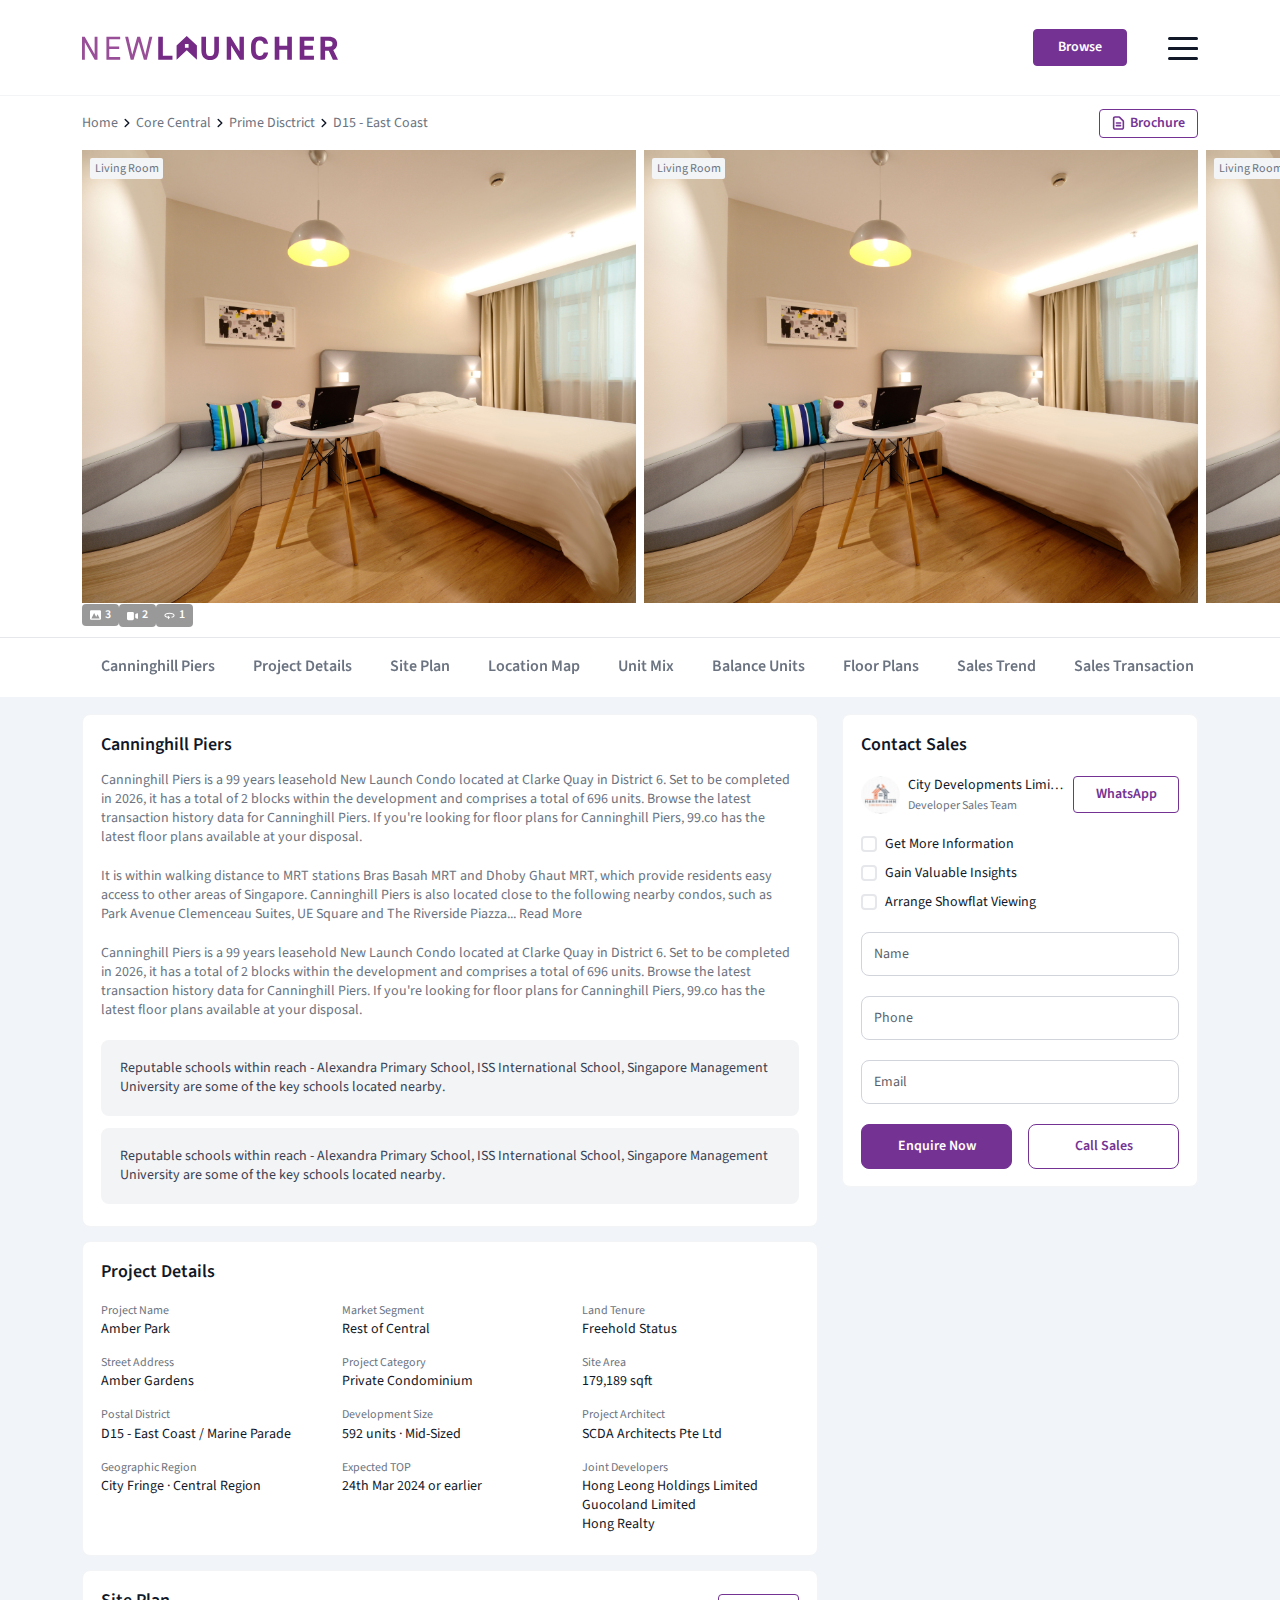
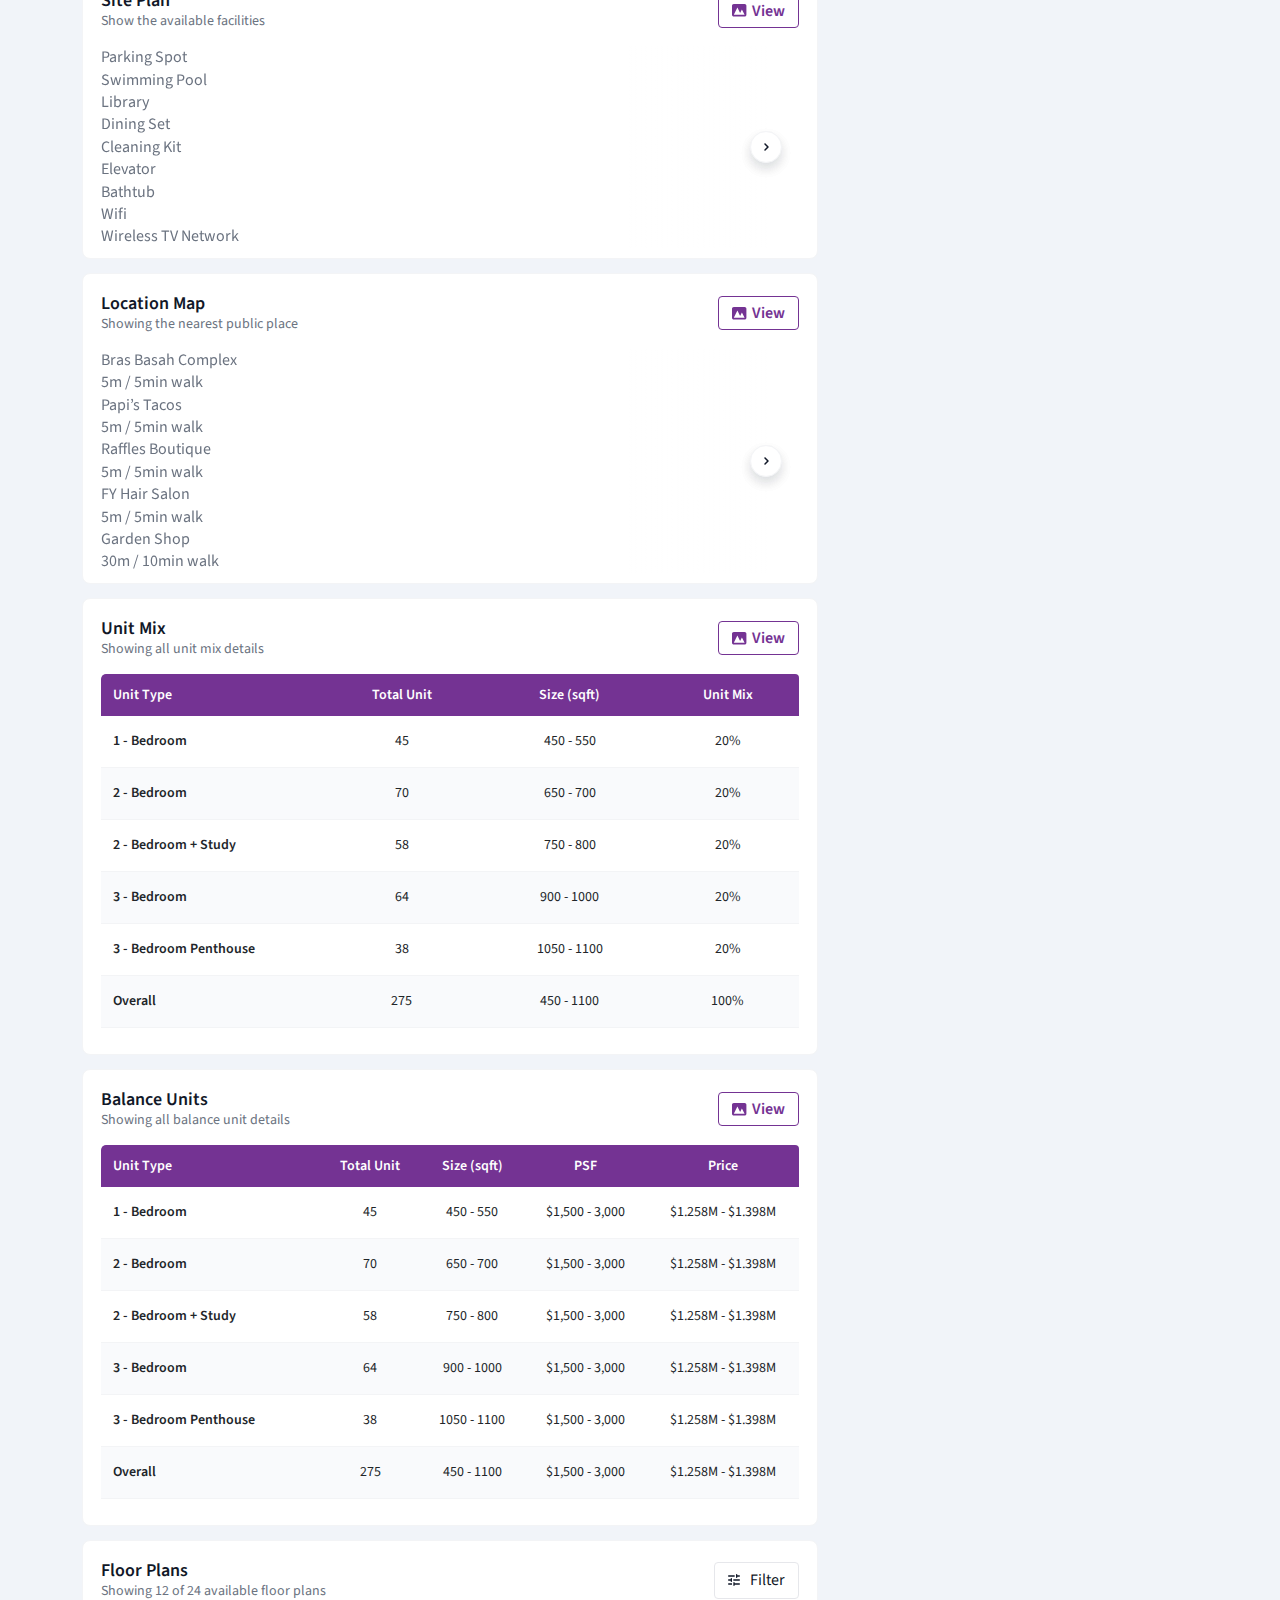
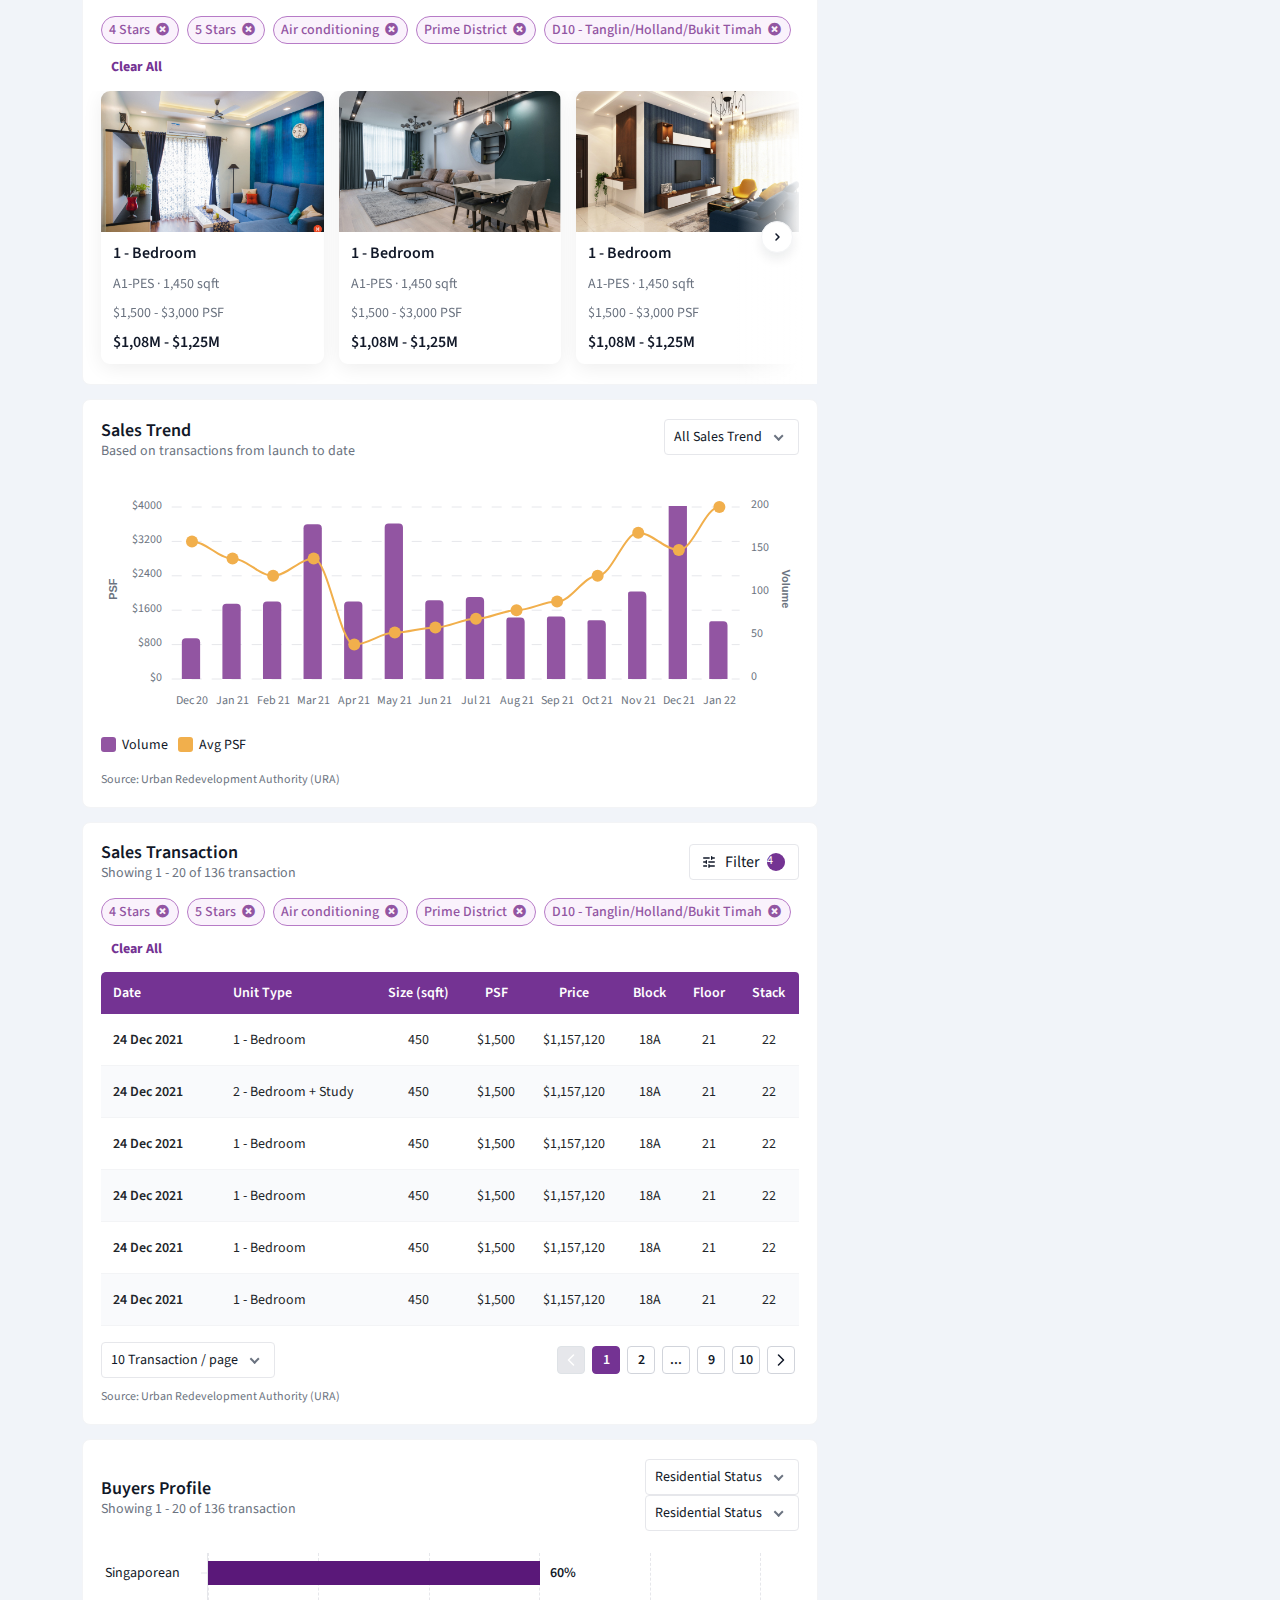
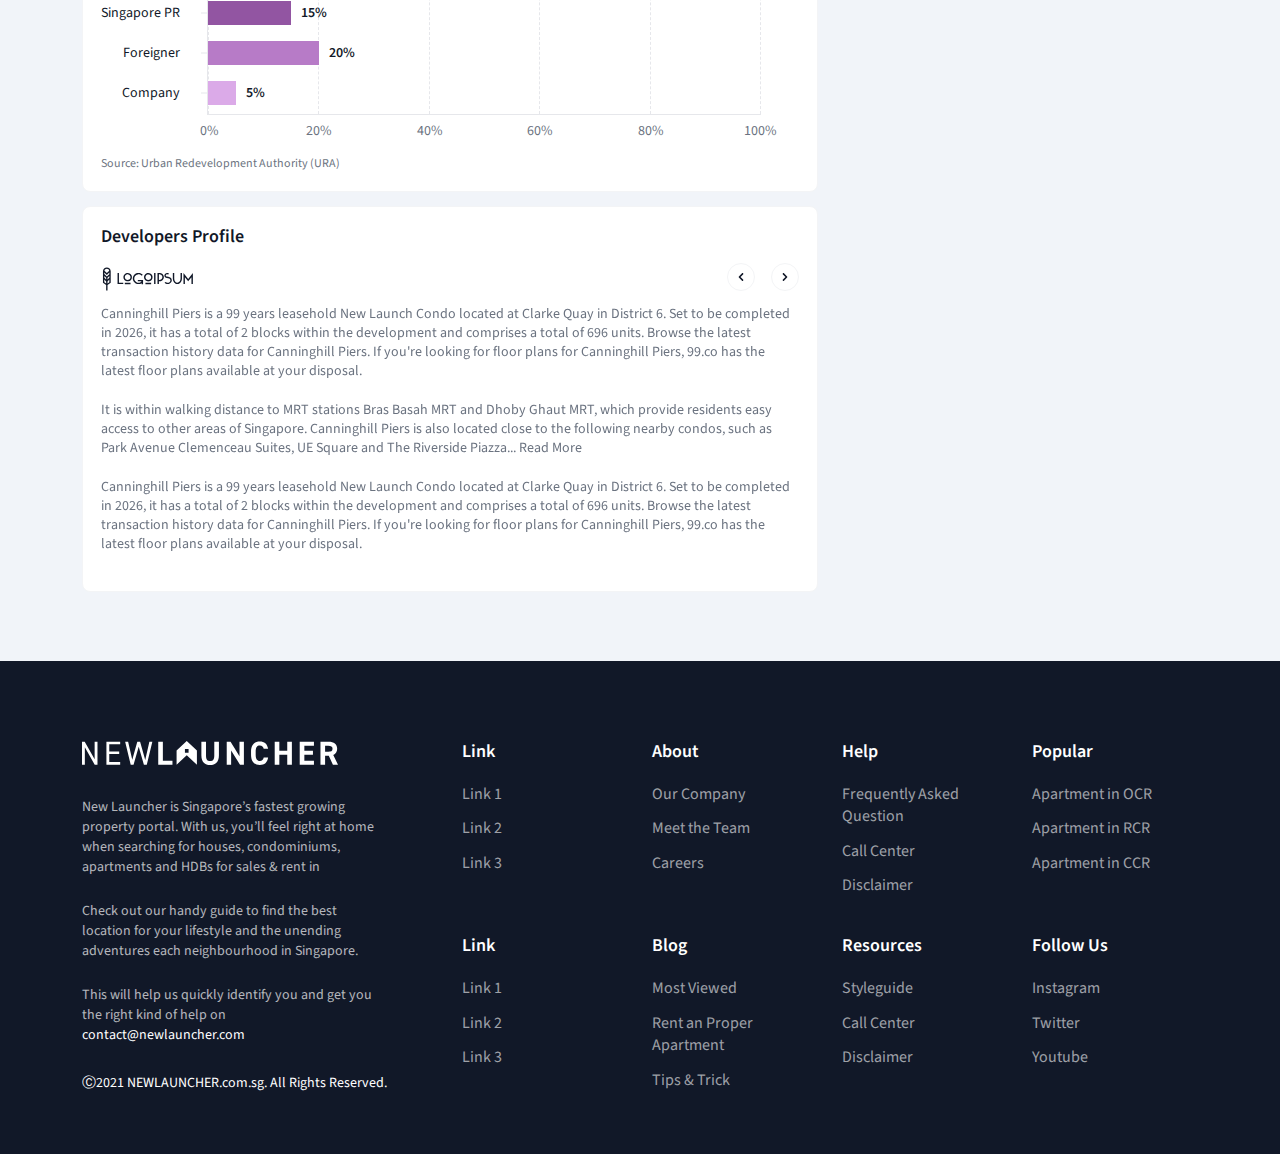
<file: properties-details.html>
<!DOCTYPE html>
<html class="no-js" lang="">
  <head>
    <meta charset="utf-8" />
    <title>Newlauncher</title>
    <meta name="viewport" content="width=device-width, initial-scale=1" />
    <link rel="stylesheet" href="assets/css/bootstrap.min.css" />
    <link rel="stylesheet" href="assets/css/fontawesome-all.css" />
    <link rel="stylesheet" href="assets/css/swiper.min.css" />
    <link rel="stylesheet" href="assets/plugins/lightgallery/css/lightgallery.min.css" />
    <link rel="stylesheet" href="assets/plugins/lightgallery/css/lightgallery-bundle.min.css" />
    <link rel="stylesheet" href="https://unpkg.com/swiper/swiper-bundle.min.css" />
    <link rel="stylesheet" href="assets/css/style.css" />
  </head>
  <body>
    <main class="page-root">
      <header class="header-area">
        <div class="header-top">
          <div class="container">
            <nav class="navbar">
              <a href="#" class="brand">
                <img src="assets/img/logo.svg" class="d-none d-sm-block" alt="" /><!--For Lg Device-->
                <img src="assets/img/logo-sm.svg" class="d-sm-none" alt="" /><!--For Sm Device-->
              </a>
              <div class="ms-auto d-flex flex-wrap align-items-center">
                <a href="#" class="btn btn-primary">Browse</a>
                <button class="toggle-sidenav nav-toggle-btn">
                  <span></span>
                  <span></span>
                  <span></span>
                  <span></span>
                </button>
              </div>
            </nav>
          </div>
        </div>
        <!-- SIDE MENU WRAPPER -->
        <div class="side-menu-wrapper">
          <!-- SIDE NAV TOGGLE -->
          <button class="toggle-sidenav nav-toggle-btn has-bg-icon open"></button>
          <!-- NAVBAR MAIN -->
          <div class="main-nav-wrap">
            <div class="side-menu-header d-flex align-items-center">
              <h4 class="title d-none d-md-block">Menu</h4>
              <a href="#" class="d-block d-md-none"><img src="assets/img/logo-sm.svg" alt="" /></a>
            </div>
            <ul class="side-navbar-nav">
              <!-- Nav Item -->
              <li>
                <a href="#">Downtown Core</a>
                <!-- Child Nav Wrapper -->
                <div class="child-nav-wrapper">
                  <div class="side-menu-header d-flex align-items-center">
                    <button class="btn-back-icon"></button>
                    <h4 class="title me-auto">Desired Location</h4>
                  </div>
                  <ul class="side-navbar-nav">
                    <li>
                      <a href="#">
                        <span>
                          <small>Central Region</small>
                          Downtown Core
                        </span>
                      </a>
                      <!-- Child Nav Wrapper -->
                      <div class="child-nav-wrapper">
                        <div class="side-menu-header d-flex align-items-center">
                          <button class="btn-back-icon"></button>
                          <h4 class="title me-auto"><small>Central Region</small>Desired Location</h4>
                        </div>
                        <ul class="side-navbar-nav">
                          <li>
                            <a href="#">
                              <span>
                                <small>Central Region</small>
                                Boat Quay / Raffle Place / Marina
                              </span>
                            </a>
                          </li>
                          <li>
                            <a href="#">
                              <span>
                                <small>Central Region</small>
                                Boat Quay / Raffle Place / Marina
                              </span>
                            </a>
                          </li>
                          <li>
                            <a href="#">
                              <span>
                                <small>Central Region</small>
                                Boat Quay / Raffle Place / Marina
                              </span>
                            </a>
                          </li>
                          <li>
                            <a href="#">
                              <span>
                                <small>Central Region</small>
                                Boat Quay / Raffle Place / Marina
                              </span>
                            </a>
                          </li>
                          <li>
                            <a href="#">
                              <span>
                                <small>Central Region</small>
                                Boat Quay / Raffle Place / Marina
                              </span>
                            </a>
                          </li>
                          <li>
                            <a href="#">
                              <span>
                                <small>Central Region</small>
                                Boat Quay / Raffle Place / Marina
                              </span>
                            </a>
                          </li>
                          <li>
                            <a href="#">
                              <span>
                                <small>Central Region</small>
                                Boat Quay / Raffle Place / Marina
                              </span>
                            </a>
                          </li>
                        </ul>
                        <!-- SIDNAV FOOTER -->
                        <div class="sidenav-footer">
                          <a href="#" class="btn btn-primary w-100">
                            View All 154 Launches
                            <span class="d-block fw-400">Sorted by location demand</span>
                          </a>
                        </div>
                      </div>
                    </li>
                    <li>
                      <a href="#">
                        <span>
                          <small>Central Region</small>
                          Prime District
                        </span>
                      </a>
                      <!-- Child Nav Wrapper -->
                      <div class="child-nav-wrapper">
                        <div class="side-menu-header d-flex align-items-center">
                          <button class="btn-back-icon"></button>
                          <h4 class="title me-auto"><small>Central Region</small>Desired Location</h4>
                        </div>
                        <ul class="side-navbar-nav">
                          <li>
                            <a href="#">
                              <span>
                                <small>Central Region</small>
                                Boat Quay / Raffle Place / Marina
                              </span>
                            </a>
                          </li>
                          <li>
                            <a href="#">
                              <span>
                                <small>Central Region</small>
                                Boat Quay / Raffle Place / Marina
                              </span>
                            </a>
                          </li>
                          <li>
                            <a href="#">
                              <span>
                                <small>Central Region</small>
                                Boat Quay / Raffle Place / Marina
                              </span>
                            </a>
                          </li>
                          <li>
                            <a href="#">
                              <span>
                                <small>Central Region</small>
                                Boat Quay / Raffle Place / Marina
                              </span>
                            </a>
                          </li>
                          <li>
                            <a href="#">
                              <span>
                                <small>Central Region</small>
                                Boat Quay / Raffle Place / Marina
                              </span>
                            </a>
                          </li>
                          <li>
                            <a href="#">
                              <span>
                                <small>Central Region</small>
                                Boat Quay / Raffle Place / Marina
                              </span>
                            </a>
                          </li>
                          <li>
                            <a href="#">
                              <span>
                                <small>Central Region</small>
                                Boat Quay / Raffle Place / Marina
                              </span>
                            </a>
                          </li>
                        </ul>
                        <!-- SIDNAV FOOTER -->
                        <div class="sidenav-footer">
                          <a href="#" class="btn btn-primary w-100">
                            View All 154 Launches
                            <span class="d-block fw-400">Sorted by location demand</span>
                          </a>
                        </div>
                      </div>
                    </li>
                    <li>
                      <a href="#">
                        <span>
                          <small>Central Region</small>
                          City Fringe
                        </span>
                      </a>
                    </li>
                    <li><a href="#">West Region</a></li>
                    <li><a href="#">East Region</a></li>
                    <li><a href="#">North-east Region</a></li>
                    <li><a href="#">North Region</a></li>
                  </ul>
                  <!-- SIDNAV FOOTER -->
                  <div class="sidenav-footer">
                    <a href="#" class="btn btn-primary w-100">
                      View All 154 Launches
                      <span class="d-block fw-400">Sorted by location demand</span>
                    </a>
                  </div>
                </div>
              </li>
              <!-- Nav Item -->
              <li>
                <a href="#">Best Selling Launches</a>
                <!-- Child Nav Wrapper -->
                <div class="child-nav-wrapper">
                  <div class="side-menu-header d-flex align-items-center">
                    <button class="btn-back-icon"></button>
                    <h4 class="title me-auto">Desired Location</h4>
                  </div>
                  <ul class="side-navbar-nav">
                    <li>
                      <a href="#">
                        <span>
                          <small>Central Region</small>
                          Downtown Core
                        </span>
                      </a>
                      <!-- Child Nav Wrapper -->
                      <div class="child-nav-wrapper">
                        <div class="side-menu-header d-flex align-items-center">
                          <button class="btn-back-icon"></button>
                          <h4 class="title me-auto"><small>Central Region</small>Desired Location</h4>
                        </div>
                        <ul class="side-navbar-nav">
                          <li>
                            <a href="#">
                              <span>
                                <small>Central Region</small>
                                Boat Quay / Raffle Place / Marina
                              </span>
                            </a>
                          </li>
                          <li>
                            <a href="#">
                              <span>
                                <small>Central Region</small>
                                Boat Quay / Raffle Place / Marina
                              </span>
                            </a>
                          </li>
                          <li>
                            <a href="#">
                              <span>
                                <small>Central Region</small>
                                Boat Quay / Raffle Place / Marina
                              </span>
                            </a>
                          </li>
                          <li>
                            <a href="#">
                              <span>
                                <small>Central Region</small>
                                Boat Quay / Raffle Place / Marina
                              </span>
                            </a>
                          </li>
                          <li>
                            <a href="#">
                              <span>
                                <small>Central Region</small>
                                Boat Quay / Raffle Place / Marina
                              </span>
                            </a>
                          </li>
                          <li>
                            <a href="#">
                              <span>
                                <small>Central Region</small>
                                Boat Quay / Raffle Place / Marina
                              </span>
                            </a>
                          </li>
                          <li>
                            <a href="#">
                              <span>
                                <small>Central Region</small>
                                Boat Quay / Raffle Place / Marina
                              </span>
                            </a>
                          </li>
                        </ul>
                        <!-- SIDNAV FOOTER -->
                        <div class="sidenav-footer">
                          <a href="#" class="btn btn-primary w-100">
                            View All 154 Launches
                            <span class="d-block fw-400">Sorted by location demand</span>
                          </a>
                        </div>
                      </div>
                    </li>
                    <li>
                      <a href="#">
                        <span>
                          <small>Central Region</small>
                          Prime District
                        </span>
                      </a>
                      <!-- Child Nav Wrapper -->
                      <div class="child-nav-wrapper">
                        <div class="side-menu-header d-flex align-items-center">
                          <button class="btn-back-icon"></button>
                          <h4 class="title me-auto"><small>Central Region</small>Desired Location</h4>
                        </div>
                        <ul class="side-navbar-nav">
                          <li>
                            <a href="#">
                              <span>
                                <small>Central Region</small>
                                Boat Quay / Raffle Place / Marina
                              </span>
                            </a>
                          </li>
                          <li>
                            <a href="#">
                              <span>
                                <small>Central Region</small>
                                Boat Quay / Raffle Place / Marina
                              </span>
                            </a>
                          </li>
                          <li>
                            <a href="#">
                              <span>
                                <small>Central Region</small>
                                Boat Quay / Raffle Place / Marina
                              </span>
                            </a>
                          </li>
                          <li>
                            <a href="#">
                              <span>
                                <small>Central Region</small>
                                Boat Quay / Raffle Place / Marina
                              </span>
                            </a>
                          </li>
                          <li>
                            <a href="#">
                              <span>
                                <small>Central Region</small>
                                Boat Quay / Raffle Place / Marina
                              </span>
                            </a>
                          </li>
                          <li>
                            <a href="#">
                              <span>
                                <small>Central Region</small>
                                Boat Quay / Raffle Place / Marina
                              </span>
                            </a>
                          </li>
                          <li>
                            <a href="#">
                              <span>
                                <small>Central Region</small>
                                Boat Quay / Raffle Place / Marina
                              </span>
                            </a>
                          </li>
                        </ul>
                        <!-- SIDNAV FOOTER -->
                        <div class="sidenav-footer">
                          <a href="#" class="btn btn-primary w-100">
                            View All 154 Launches
                            <span class="d-block fw-400">Sorted by location demand</span>
                          </a>
                        </div>
                      </div>
                    </li>
                    <li>
                      <a href="#">
                        <span>
                          <small>Central Region</small>
                          City Fringe
                        </span>
                      </a>
                    </li>
                    <li><a href="#">West Region</a></li>
                    <li><a href="#">East Region</a></li>
                    <li><a href="#">North-east Region</a></li>
                    <li><a href="#">North Region</a></li>
                  </ul>
                  <!-- SIDNAV FOOTER -->
                  <div class="sidenav-footer">
                    <a href="#" class="btn btn-primary w-100">
                      View All 154 Launches
                      <span class="d-block fw-400">Sorted by location demand</span>
                    </a>
                  </div>
                </div>
              </li>
              <!-- Nav Item -->
              <li><a href="#">Newest Launches</a></li>
              <!-- Nav Item -->
              <li><a href="#">Nearest TOP</a></li>
              <!-- Nav Item -->
              <li><a href="#">Completed Projects</a></li>
              <!-- Nav Item -->
              <li>
                <a href="#">Reputable Developers</a>
              </li>
              <!-- Nav Item -->
              <li><a href="#">Desired Locations</a></li>
              <!-- Nav Item -->
              <li><a href="#">Market Segments</a></li>
              <!-- Nav Item -->
              <li><a href="#">Nearest to MRT</a></li>
              <!-- Nav Item -->
              <li><a href="#">Project Size</a></li>

              <!-- Nav Item -->
              <li><a href="#">Desired Locations</a></li>
              <!-- Nav Item -->
              <li><a href="#">Market Segments</a></li>
              <!-- Nav Item -->
              <li><a href="#">Nearest to MRT</a></li>
              <!-- Nav Item -->
              <li><a href="#">Project Size</a></li>
            </ul>
          </div>
          <!-- SIDNAV FOOTER -->
          <div class="sidenav-footer">
            <a href="#" class="btn btn-primary w-100">
              View All 154 Launches
              <span class="d-block fw-400">Listed & updated by verified sales teams</span>
            </a>
          </div>
        </div>
      </header>
      <div class="page-top-header">
        <div class="container d-flex align-items-center">
          <ul class="breadcrumb me-auto mb-0 d-none d-md-flex">
            <li><a href="#">Home</a></li>
            <li><a href="#">Core Central</a></li>
            <li><a href="#">Prime Disctrict</a></li>
            <li><a href="#">D15 - East Coast</a></li>
          </ul>
          <!-- SM PAGINATION -->
          <ul class="breadcrumb me-auto mb-0 d-md-none">
            <li><a href="#">Home</a></li>
            <li><a href="#">CCR</a></li>
            <li><a href="#">Prime Disctrict</a></li>
            <li><a href="#">D15</a></li>
          </ul>
          <a href="#" class="btn btn-sm btn-outline-primary d-inline-flex align-items-center">
            <span class="icon-left d-inline-flex">
              <svg width="13" height="14" viewBox="0 0 13 14" fill="none">
                <path
                  d="M4.42223 7H8.57778H4.42223ZM4.42223 9.66667H8.57778H4.42223ZM9.96297 13H3.03704C2.66967 13 2.31734 12.8595 2.05757 12.6095C1.79779 12.3594 1.65186 12.0203 1.65186 11.6667V2.33333C1.65186 1.97971 1.79779 1.64057 2.05757 1.39052C2.31734 1.14048 2.66967 1 3.03704 1H6.90586C7.08954 1.00004 7.26567 1.0703 7.39553 1.19533L11.1452 4.80467C11.2751 4.92966 11.3481 5.0992 11.3482 5.276V11.6667C11.3482 12.0203 11.2022 12.3594 10.9424 12.6095C10.6827 12.8595 10.3303 13 9.96297 13Z"
                  stroke="#743393"
                  stroke-width="1.6"
                  stroke-linecap="round"
                  stroke-linejoin="round"
                />
              </svg>
            </span>
            Brochure
          </a>
        </div>
      </div>
      <section class="media-section">
        <div class="container">
          <div class="media-slide-container swiper-container">
            <div id="media-thumbnails-gallery" class="swiper-wrapper">
              <!-- >>>>>>>>>>>>>>>>>>>> IMAGES <<<<<<<<<<<<<<<<<<<<<< -->
              <!-- SLIDE ITEM IMAGE -->
              <div data-src="assets/img/media/lg/3.jpg" title="Living Room" class="a-slide an-image swiper-slide">
                <div class="media-wrap">
                  <div class="thumb"><img src="assets/img/media/3.jpg" alt="" /></div>
                  <span class="badge badge-top badge-light">Living Room</span>
                </div>
              </div>
              <!-- SLIDE ITEM IMAGE -->
              <div data-src="assets/img/media/lg/3.jpg" title="Living Room" class="a-slide an-image swiper-slide">
                <div class="media-wrap">
                  <div class="thumb"><img src="assets/img/media/3.jpg" alt="" /></div>
                  <span class="badge badge-top badge-light">Living Room</span>
                </div>
              </div>
              <!-- SLIDE ITEM IMAGE -->
              <div data-src="assets/img/media/lg/3.jpg" title="Living Room" class="a-slide an-image swiper-slide">
                <div class="media-wrap">
                  <div class="thumb"><img src="assets/img/media/3.jpg" alt="" /></div>
                  <span class="badge badge-top badge-light">Living Room</span>
                </div>
              </div>
              <!-- >>>>>>>>>>>>>>>>>>>> VIDEOS <<<<<<<<<<<<<<<<<<<<<< -->
              <!-- SLIDE ITEM VIDEOS -->
              <div
                data-video='{"source": [{"src":"https://newlaunch.oss-ap-southeast-1.aliyuncs.com/ap-intro.mp4", "type":"video/mp4"}], "attributes": {"preload": false, "playsinline": true, "controls": true}}'
                data-poster="assets/img/media/2.jpg"
                title="Bed Room"
                class="a-slide swiper-slide"
              >
                <div class="media-wrap">
                  <div class="thumb">
                    <img class="thumb" src="assets/img/media/2.jpg" alt="" />
                  </div>
                  <span class="badge badge-top badge-light">Bed Room</span>
                </div>
              </div>
              <!-- SLIDE ITEM VIDEOS -->
              <div
                data-video='{"source": [{"src":"https://newlaunch.oss-ap-southeast-1.aliyuncs.com/ap-intro.mp4", "type":"video/mp4"}], "attributes": {"preload": false, "playsinline": true, "controls": true}}'
                data-poster="assets/img/media/2.jpg"
                title="Bed Room"
                class="a-slide swiper-slide"
              >
                <div class="media-wrap">
                  <div class="thumb">
                    <img class="thumb" src="assets/img/media/2.jpg" alt="" />
                  </div>
                  <span class="badge badge-top badge-light">Bed Room</span>
                </div>
              </div>
              <!-- >>>>>>>>>>>>>>>>>>>> 3D TOUR <<<<<<<<<<<<<<<<<<<<<< -->
              <!-- SLIDE ITEM 3D TOUR -->
              <div
                data-src="https://my.matterport.com/show/?m=y1seCrY4mbh&play=1"
                data-iframe="true"
                title="Project Image"
                class="a-slide swiper-slide"
              >
                <div class="media-wrap">
                  <div class="thumb gallery-item">
                    <img src="assets/img/media/1.jpg" alt="" />
                  </div>
                  <span class="badge badge-top badge-light">Project Image</span>
                </div>
              </div>
            </div>
            <!-- >>>>>>>>>>>>>>>>>>>> CONTROLS <<<<<<<<<<<<<<<<<<<<<< -->
            <ul class="bottom-left-icons reset-ul d-flex align-items-center">
              <li>
                <span class="badge badge-dark-4 badge-img-count d-inline-flex align-items-center badge-photos">
                  <svg class="icon" width="16" height="14" viewBox="0 0 16 14" fill="none" xmlns="http://www.w3.org/2000/svg">
                    <path
                      fill-rule="evenodd"
                      clip-rule="evenodd"
                      d="M2 0C1.46957 0 0.960859 0.210714 0.585786 0.585786C0.210714 0.960859 0 1.46957 0 2V12C0 12.5304 0.210714 13.0391 0.585786 13.4142C0.960859 13.7893 1.46957 14 2 14H14C14.5304 14 15.0391 13.7893 15.4142 13.4142C15.7893 13.0391 16 12.5304 16 12V2C16 1.46957 15.7893 0.960859 15.4142 0.585786C15.0391 0.210714 14.5304 0 14 0H2ZM14 12H2L6 4L9 10L11 6L14 12Z"
                      fill="white"
                    />
                  </svg>
                  3
                </span>
              </li>
              <li>
                <span class="badge badge-dark-4 badge-img-count d-inline-flex align-items-center badge-videos">
                  <svg class="icon" width="16" height="12" viewBox="0 0 16 12" fill="none" xmlns="http://www.w3.org/2000/svg">
                    <path
                      d="M0 2C0 1.46957 0.210714 0.960859 0.585786 0.585786C0.960859 0.210714 1.46957 0 2 0H8C8.53043 0 9.03914 0.210714 9.41421 0.585786C9.78929 0.960859 10 1.46957 10 2V10C10 10.5304 9.78929 11.0391 9.41421 11.4142C9.03914 11.7893 8.53043 12 8 12H2C1.46957 12 0.960859 11.7893 0.585786 11.4142C0.210714 11.0391 0 10.5304 0 10V2ZM12.553 3.106C12.3869 3.18899 12.2472 3.31658 12.1496 3.47447C12.0519 3.63237 12.0001 3.81434 12 4V8C12.0001 8.18566 12.0519 8.36763 12.1496 8.52553C12.2472 8.68342 12.3869 8.81101 12.553 8.894L14.553 9.894C14.7054 9.97017 14.8748 10.0061 15.045 9.99845C15.2152 9.99079 15.3806 9.93975 15.5256 9.85019C15.6706 9.76064 15.7902 9.63552 15.8733 9.48673C15.9563 9.33793 15.9999 9.17039 16 9V3C15.9999 2.82961 15.9563 2.66207 15.8733 2.51327C15.7902 2.36448 15.6706 2.23936 15.5256 2.14981C15.3806 2.06025 15.2152 2.00921 15.045 2.00155C14.8748 1.99388 14.7054 2.02983 14.553 2.106L12.553 3.106Z"
                      fill="white"
                    />
                  </svg>
                  2
                </span>
              </li>
              <li>
                <span class="badge badge-dark-4 badge-img-count d-inline-flex align-items-center badge-tour">
                  <svg class="icon icon-rotate" width="18" height="12" viewBox="0 0 18 12" fill="none" xmlns="http://www.w3.org/2000/svg">
                    <path
                      d="M8.99996 0.833252C4.39996 0.833252 0.666626 2.69992 0.666626 4.99992C0.666626 6.86659 3.11663 8.44159 6.49996 8.97492V11.6666L9.83329 8.33325L6.49996 4.99992V7.27492C3.87496 6.80825 2.33329 5.69159 2.33329 4.99992C2.33329 4.11659 4.86663 2.49992 8.99996 2.49992C13.1333 2.49992 15.6666 4.11659 15.6666 4.99992C15.6666 5.60825 14.45 6.57492 12.3333 7.10825V8.81659C15.275 8.17492 17.3333 6.70825 17.3333 4.99992C17.3333 2.69992 13.6 0.833252 8.99996 0.833252V0.833252Z"
                      fill="white"
                    />
                  </svg>

                  1
                </span>
              </li>
            </ul>
          </div>
        </div>
      </section>

      <section class="tab-header-sticky content-tab-header-section">
        <div class="container">
          <div class="content-tab-header">
            <div class="swiper-container">
              <div class="swiper-wrapper">
                <div class="swiper-slide -slide--">
                  <a href="#section-1" class="link-item">Canninghill Piers</a>
                </div>
                <div class="swiper-slide -slide--">
                  <a href="#section-2" class="link-item">Project Details</a>
                </div>
                <div class="swiper-slide -slide--">
                  <a href="#section-3" class="link-item">Site Plan</a>
                </div>
                <div class="swiper-slide -slide--">
                  <a href="#section-4" class="link-item">Location Map</a>
                </div>
                <div class="swiper-slide -slide--">
                  <a href="#section-5" class="link-item">Unit Mix</a>
                </div>
                <div class="swiper-slide -slide--">
                  <a href="#section-6" class="link-item">Balance Units</a>
                </div>
                <div class="swiper-slide -slide--">
                  <a href="#section-7" class="link-item">Floor Plans</a>
                </div>
                <div class="swiper-slide -slide--">
                  <a href="#section-8" class="link-item">Sales Trend</a>
                </div>
                <div class="swiper-slide -slide--">
                  <a href="#section-9" class="link-item">Sales Transaction</a>
                </div>
                <div class="swiper-slide -slide--">
                  <a href="#section-10" class="link-item">Buyers Profile</a>
                </div>
                <div class="swiper-slide -slide--">
                  <a href="#section-11" class="link-item">Developers Profile</a>
                </div>
                <!-- <div class="swiper-slide">
                  <a href="#" class="link-item">Sales Trend</a>
                </div> -->
                <!-- <div class="swiper-slide">
                  <a href="#" class="link-item">Sales Transaction</a>
                </div> -->
              </div>
            </div>
            <!-- <div class="prev-btn-wrap">
              <button class="light_prev_btn">
                <svg width="6" height="8" viewBox="0 0 6 8" fill="none">
                  <path
                    fill-rule="evenodd"
                    clip-rule="evenodd"
                    d="M5.10504 0.339064C5.25085 0.484919 5.33276 0.682714 5.33276 0.888952C5.33276 1.09519 5.25085 1.29299 5.10504 1.43884L2.54382 4.00006L5.10504 6.56129C5.24672 6.70798 5.32512 6.90444 5.32334 7.10838C5.32157 7.31231 5.23977 7.50738 5.09557 7.65159C4.95136 7.79579 4.75628 7.87759 4.55235 7.87937C4.34842 7.88114 4.15195 7.80274 4.00526 7.66106L0.894152 4.54995C0.748341 4.4041 0.666429 4.2063 0.666429 4.00006C0.666429 3.79382 0.748341 3.59603 0.894152 3.45017L4.00526 0.339064C4.15112 0.193253 4.34891 0.111341 4.55515 0.111341C4.76139 0.111341 4.95919 0.193253 5.10504 0.339064Z"
                    fill="#111828"
                  />
                </svg>
              </button>
            </div>
            <div class="next-btn-wrap">
              <button class="light_next_btn">
                <svg width="6" height="8" viewBox="0 0 6 8" fill="none">
                  <path
                    fill-rule="evenodd"
                    clip-rule="evenodd"
                    d="M0.894959 7.66094C0.749148 7.51508 0.667236 7.31729 0.667236 7.11105C0.667236 6.90481 0.749148 6.70701 0.894959 6.56116L3.45618 3.99994L0.894959 1.43871C0.753281 1.29202 0.674885 1.09556 0.676657 0.891625C0.678429 0.687694 0.760227 0.492618 0.904434 0.348412C1.04864 0.204205 1.24372 0.122407 1.44765 0.120635C1.65158 0.118863 1.84805 0.197259 1.99474 0.338937L5.10585 3.45005C5.25166 3.5959 5.33357 3.7937 5.33357 3.99994C5.33357 4.20618 5.25166 4.40397 5.10585 4.54983L1.99474 7.66094C1.84888 7.80675 1.65109 7.88866 1.44485 7.88866C1.23861 7.88866 1.04081 7.80675 0.894959 7.66094Z"
                    fill="white"
                  />
                </svg>
              </button>
            </div> -->
          </div>
        </div>
      </section>
      <section class="content-details-section">
        <div class="container">
          <div class="row">
            <div class="col-xl-8 col-lg-7">
              <!-- ITEM -->
              <div id="section-1" class="panel-card">
                <div class="card-header">
                  <h2 class="title">Canninghill Piers</h2>
                </div>
                <div class="card-body">
                  <div class="text-content">
                    <p>
                      Canninghill Piers is a 99 years leasehold New Launch Condo located at Clarke Quay in District 6. Set to be completed in 2026, it
                      has a total of 2 blocks within the development and comprises a total of 696 units. Browse the latest transaction history data
                      for Canninghill Piers. If you're looking for floor plans for Canninghill Piers, 99.co has the latest floor plans available at
                      your disposal.
                    </p>
                    <p>
                      It is within walking distance to MRT stations Bras Basah MRT and Dhoby Ghaut MRT, which provide residents easy access to other
                      areas of Singapore. Canninghill Piers is also located close to the following nearby condos, such as Park Avenue Clemenceau
                      Suites, UE Square and The Riverside Piazza... <span class="more-">Read More</span>
                    </p>
                    <div class="paras- -first">
                      <p>
                        Canninghill Piers is a 99 years leasehold New Launch Condo located at Clarke Quay in District 6. Set to be completed in 2026,
                        it has a total of 2 blocks within the development and comprises a total of 696 units. Browse the latest transaction history
                        data for Canninghill Piers. If you're looking for floor plans for Canninghill Piers, 99.co has the latest floor plans
                        available at your disposal. <span class="less-"></span>
                      </p>
                    </div>
                    <div class="gray-text-block">
                      <p>
                        Reputable schools within reach - Alexandra Primary School, ISS International School, Singapore Management University are some
                        of the key schools located nearby.
                      </p>
                    </div>
                    <div class="gray-text-block">
                      <p>
                        Reputable schools within reach - Alexandra Primary School, ISS International School, Singapore Management University are some
                        of the key schools located nearby.
                      </p>
                    </div>
                  </div>
                </div>
              </div>
              <div id="section-2" class="panel-card">
                <div class="card-header">
                  <h2 class="title">Project Details</h2>
                </div>
                <div class="card-body">
                  <div class="row">
                    <div class="col-md-4">
                      <div class="text_info_item">
                        <small>Project Name</small>
                        <p>Amber Park</p>
                      </div>
                      <div class="text_info_item">
                        <small>Street Address</small>
                        <p>Amber Gardens</p>
                      </div>
                      <div class="text_info_item">
                        <small>Postal District</small>
                        <p>D15 - East Coast / Marine Parade</p>
                      </div>
                      <div class="text_info_item">
                        <small>Geographic Region</small>
                        <p>City Fringe · Central Region</p>
                      </div>
                    </div>
                    <div class="col-md-4">
                      <div class="text_info_item">
                        <small>Market Segment</small>
                        <p>Rest of Central</p>
                      </div>
                      <div class="text_info_item">
                        <small>Project Category</small>
                        <p>Private Condominium</p>
                      </div>
                      <div class="text_info_item">
                        <small>Development Size</small>
                        <p>592 units · Mid-Sized</p>
                      </div>
                      <div class="text_info_item">
                        <small>Expected TOP</small>
                        <p>24th Mar 2024 or earlier</p>
                      </div>
                    </div>
                    <div class="col-md-4">
                      <div class="text_info_item">
                        <small>Land Tenure</small>
                        <p>Freehold Status</p>
                      </div>
                      <div class="text_info_item">
                        <small>Site Area</small>
                        <p>179,189 sqft</p>
                      </div>
                      <div class="text_info_item">
                        <small>Project Architect</small>
                        <p>SCDA Architects Pte Ltd</p>
                      </div>
                      <div class="text_info_item">
                        <small>Joint Developers</small>
                        <p>
                          Hong Leong Holdings Limited <br />
                          Guocoland Limited <br />
                          Hong Realty
                        </p>
                      </div>
                    </div>
                  </div>
                </div>
              </div>
              <div id="section-3" class="panel-card all">
                <div class="card-header">
                  <div class="d-flex align-items-center">
                    <div class="left-text me-auto">
                      <h2 class="title">Site Plan</h2>
                      <p>Show the available facilities</p>
                    </div>
                    <div class="right-text" id="site-plan-gallery">
                      <a href="assets/img/sections/site-plan.png" class="btn btn-outline-primary d-inline-flex align-items-center">
                        <span class="icon-left d-inline-flex">
                          <svg width="15" height="13" viewBox="0 0 15 13" fill="none" xmlns="http://www.w3.org/2000/svg">
                            <path
                              fill-rule="evenodd"
                              clip-rule="evenodd"
                              d="M1.8 0C1.32261 0 0.864773 0.189642 0.527208 0.527208C0.189642 0.864773 0 1.32261 0 1.8V10.8C0 11.2774 0.189642 11.7352 0.527208 12.0728C0.864773 12.4104 1.32261 12.6 1.8 12.6H12.6C13.0774 12.6 13.5352 12.4104 13.8728 12.0728C14.2104 11.7352 14.4 11.2774 14.4 10.8V1.8C14.4 1.32261 14.2104 0.864773 13.8728 0.527208C13.5352 0.189642 13.0774 0 12.6 0H1.8ZM12.6 10.8H1.8L5.4 3.6L8.1 9L9.9 5.4L12.6 10.8Z"
                              fill="#743393"
                            />
                          </svg>
                        </span>
                        View
                        <img src="assets/img/sections/site-plan.png" alt="" style="display: none" />
                      </a>
                      <a href="assets/img/sections/site-plan.png">
                        <img src="assets/img/sections/site-plan.png" alt="" style="display: none" />
                      </a>
                    </div>
                  </div>
                </div>
                <div class="card-body">
                  <div class="table__wrapper">
                    <div class="table-transparent text_info_list">
                      <div class="swipe-it">
                        <div class="swiper-wrapper">
                          <ul class="swiper-slide">
                            <li>Parking Spot</li>
                            <li>Swimming Pool</li>
                            <li>Library</li>
                            <li>Dining Set</li>
                            <li>Cleaning Kit</li>
                            <li>Elevator</li>
                            <li>Bathtub</li>
                            <li>Wifi</li>
                            <li>Wireless TV Network</li>
                          </ul>
                          <ul class="swiper-slide">
                            <li>Parking Spot</li>
                            <li>Swimming Pool</li>
                            <li>Library</li>
                            <li>Dining Set</li>
                            <li>Cleaning Kit</li>
                            <li>Elevator</li>
                            <li>Bathtub</li>
                            <li>Wifi</li>
                            <li>Wireless TV Network</li>
                          </ul>
                          <ul class="swiper-slide">
                            <li>Parking Spot</li>
                            <li>Swimming Pool</li>
                            <li>Library</li>
                            <li>Dining Set</li>
                            <li>Cleaning Kit</li>
                            <li>Elevator</li>
                            <li>Bathtub</li>
                            <li>Wifi</li>
                            <li>Wireless TV Network</li>
                          </ul>
                          <ul class="swiper-slide">
                            <li>Parking Spot</li>
                            <li>Swimming Pool</li>
                            <li>Library</li>
                            <li>Dining Set</li>
                            <li>Cleaning Kit</li>
                            <li>Elevator</li>
                            <li>Bathtub</li>
                            <li>Wifi</li>
                            <li>Wireless TV Network</li>
                          </ul>
                          <ul class="swiper-slide">
                            <li>Parking Spot</li>
                            <li>Swimming Pool</li>
                            <li>Library</li>
                            <li>Dining Set</li>
                            <li>Cleaning Kit</li>
                            <li>Elevator</li>
                            <li>Bathtub</li>
                            <li>Wifi</li>
                            <li>Wireless TV Network</li>
                          </ul>
                        </div>
                      </div>
                      <div class="moveit-back d-flex align-items-center justify-content-center"><button class="light-next-btn"></button></div>
                      <div class="moveit-next d-flex align-items-center justify-content-center"><button class="light-next-btn"></button></div>
                    </div>
                  </div>
                </div>
              </div>
              <div id="section-4" class="panel-card">
                <div class="card-header">
                  <div class="d-flex align-items-center">
                    <div class="left-text me-auto">
                      <h2 class="title">Location Map</h2>
                      <p>Showing the nearest public place</p>
                    </div>
                    <div class="right-text" id="location-map-gallery">
                      <a href="assets/img/sections/location-map.png" class="btn btn-outline-primary d-inline-flex align-items-center">
                        <span class="icon-left d-inline-flex">
                          <svg width="15" height="13" viewBox="0 0 15 13" fill="none" xmlns="http://www.w3.org/2000/svg">
                            <path
                              fill-rule="evenodd"
                              clip-rule="evenodd"
                              d="M1.8 0C1.32261 0 0.864773 0.189642 0.527208 0.527208C0.189642 0.864773 0 1.32261 0 1.8V10.8C0 11.2774 0.189642 11.7352 0.527208 12.0728C0.864773 12.4104 1.32261 12.6 1.8 12.6H12.6C13.0774 12.6 13.5352 12.4104 13.8728 12.0728C14.2104 11.7352 14.4 11.2774 14.4 10.8V1.8C14.4 1.32261 14.2104 0.864773 13.8728 0.527208C13.5352 0.189642 13.0774 0 12.6 0H1.8ZM12.6 10.8H1.8L5.4 3.6L8.1 9L9.9 5.4L12.6 10.8Z"
                              fill="#743393"
                            />
                          </svg>
                        </span>
                        View
                        <img src="assets/img/sections/location-map.png" alt="" style="display: none" />
                      </a>
                      <a href="assets/img/sections/location-map.png">
                        <img src="assets/img/sections/location-map.png" alt="" style="display: none" />
                      </a>
                    </div>
                  </div>
                </div>
                <div class="card-body">
                  <div class="table__wrapper">
                    <div class="table-transparent text_info_list -two">
                      <div class="swipe-itt">
                        <div class="swiper-wrapper">
                          <ul class="swiper-slide">
                            <li>
                              Bras Basah Complex
                              <p class="text-gray">5m / 5min walk</p>
                            </li>
                            <li>
                              Papi’s Tacos
                              <p class="text-gray">5m / 5min walk</p>
                            </li>
                            <li>
                              Raffles Boutique
                              <p class="text-gray">5m / 5min walk</p>
                            </li>
                            <li>
                              FY Hair Salon
                              <p class="text-gray">5m / 5min walk</p>
                            </li>
                            <li>
                              Garden Shop
                              <p class="text-gray">30m / 10min walk</p>
                            </li>
                          </ul>
                          <ul class="swiper-slide">
                            <li>
                              Bras Basah Complex
                              <p class="text-gray">5m / 5min walk</p>
                            </li>
                            <li>
                              Papi’s Tacos
                              <p class="text-gray">5m / 5min walk</p>
                            </li>
                            <li>
                              Raffles Boutique
                              <p class="text-gray">5m / 5min walk</p>
                            </li>
                            <li>
                              FY Hair Salon
                              <p class="text-gray">5m / 5min walk</p>
                            </li>
                            <li>
                              Garden Shop
                              <p class="text-gray">30m / 10min walk</p>
                            </li>
                          </ul>
                          <ul class="swiper-slide">
                            <li>
                              Bras Basah Complex
                              <p class="text-gray">5m / 5min walk</p>
                            </li>
                            <li>
                              Papi’s Tacos
                              <p class="text-gray">5m / 5min walk</p>
                            </li>
                            <li>
                              Raffles Boutique
                              <p class="text-gray">5m / 5min walk</p>
                            </li>
                            <li>
                              FY Hair Salon
                              <p class="text-gray">5m / 5min walk</p>
                            </li>
                            <li>
                              Garden Shop
                              <p class="text-gray">30m / 10min walk</p>
                            </li>
                          </ul>
                          <ul class="swiper-slide">
                            <li>
                              Bras Basah Complex
                              <p class="text-gray">5m / 5min walk</p>
                            </li>
                            <li>
                              Papi’s Tacos
                              <p class="text-gray">5m / 5min walk</p>
                            </li>
                            <li>
                              Raffles Boutique
                              <p class="text-gray">5m / 5min walk</p>
                            </li>
                            <li>
                              FY Hair Salon
                              <p class="text-gray">5m / 5min walk</p>
                            </li>
                            <li>
                              Garden Shop
                              <p class="text-gray">30m / 10min walk</p>
                            </li>
                          </ul>
                          <ul class="swiper-slide">
                            <li>
                              Bras Basah Complex
                              <p class="text-gray">5m / 5min walk</p>
                            </li>
                            <li>
                              Papi’s Tacos
                              <p class="text-gray">5m / 5min walk</p>
                            </li>
                            <li>
                              Raffles Boutique
                              <p class="text-gray">5m / 5min walk</p>
                            </li>
                            <li>
                              FY Hair Salon
                              <p class="text-gray">5m / 5min walk</p>
                            </li>
                            <li>
                              Garden Shop
                              <p class="text-gray">30m / 10min walk</p>
                            </li>
                          </ul>
                        </div>
                      </div>
                      <div class="moveit-backk d-flex align-items-center justify-content-center"><button class="light-next-btn"></button></div>
                      <div class="moveit-nextt d-flex align-items-center justify-content-center"><button class="light-next-btn"></button></div>
                    </div>
                  </div>
                </div>
              </div>
              <div id="section-5" class="panel-card">
                <div class="card-header">
                  <div class="d-flex align-items-center">
                    <div class="left-text me-auto">
                      <h2 class="title">Unit Mix</h2>
                      <p>Showing all unit mix details</p>
                    </div>
                    <div class="right-text" id="unit-mix-gallery">
                      <a href="assets/img/sections/unit-mix.png" class="btn btn-outline-primary d-inline-flex align-items-center">
                        <span class="icon-left d-inline-flex">
                          <svg width="15" height="13" viewBox="0 0 15 13" fill="none" xmlns="http://www.w3.org/2000/svg">
                            <path
                              fill-rule="evenodd"
                              clip-rule="evenodd"
                              d="M1.8 0C1.32261 0 0.864773 0.189642 0.527208 0.527208C0.189642 0.864773 0 1.32261 0 1.8V10.8C0 11.2774 0.189642 11.7352 0.527208 12.0728C0.864773 12.4104 1.32261 12.6 1.8 12.6H12.6C13.0774 12.6 13.5352 12.4104 13.8728 12.0728C14.2104 11.7352 14.4 11.2774 14.4 10.8V1.8C14.4 1.32261 14.2104 0.864773 13.8728 0.527208C13.5352 0.189642 13.0774 0 12.6 0H1.8ZM12.6 10.8H1.8L5.4 3.6L8.1 9L9.9 5.4L12.6 10.8Z"
                              fill="#743393"
                            />
                          </svg>
                        </span>
                        View
                        <img src="assets/img/sections/unit-mix.png" alt="" style="display: none" />
                      </a>
                      <a href="assets/img/sections/unit-mix.png">
                        <img src="assets/img/sections/unit-mix.png" alt="" style="display: none" />
                      </a>
                    </div>
                  </div>
                </div>
                <div class="card-body">
                  <div class="table-wrap">
                    <div class="table-responsive">
                      <table class="table table-borderless">
                        <thead class="table-name">
                          <tr>
                            <th class="title" width="220">Unit Type</th>
                            <th class="title text-center">Total Unit</th>
                            <th class="title text-center">Size (sqft)</th>
                            <th class="title text-center">Unit Mix</th>
                          </tr>
                        </thead>
                        <tbody>
                          <tr>
                            <td>1 - Bedroom</td>
                            <td class="text-center">45</td>
                            <td class="text-center">450 - 550</td>
                            <td class="text-center">20%</td>
                          </tr>
                          <tr>
                            <td>2 - Bedroom</td>
                            <td class="text-center">70</td>
                            <td class="text-center">650 - 700</td>
                            <td class="text-center">20%</td>
                          </tr>
                          <tr>
                            <td>2 - Bedroom + Study</td>
                            <td class="text-center">58</td>
                            <td class="text-center">750 - 800</td>
                            <td class="text-center">20%</td>
                          </tr>
                          <tr>
                            <td>3 - Bedroom</td>
                            <td class="text-center">64</td>
                            <td class="text-center">900 - 1000</td>
                            <td class="text-center">20%</td>
                          </tr>
                          <tr>
                            <td>3 - Bedroom Penthouse</td>
                            <td class="text-center">38</td>
                            <td class="text-center">1050 - 1100</td>
                            <td class="text-center">20%</td>
                          </tr>
                          <tr>
                            <td>Overall</td>
                            <td class="text-center">275</td>
                            <td class="text-center">450 - 1100</td>
                            <td class="text-center">100%</td>
                          </tr>
                        </tbody>
                      </table>
                    </div>
                  </div>
                </div>
              </div>
              <div id="section-6" class="panel-card">
                <div class="card-header">
                  <div class="d-flex align-items-center">
                    <div class="left-text me-auto">
                      <h2 class="title">Balance Units</h2>
                      <p>Showing all balance unit details</p>
                    </div>
                    <div class="right-text" id="balance-unit-gallery">
                      <a href="assets/img/sections/balance-unit.png" class="btn btn-outline-primary d-inline-flex align-items-center">
                        <span class="icon-left d-inline-flex">
                          <svg width="15" height="13" viewBox="0 0 15 13" fill="none" xmlns="http://www.w3.org/2000/svg">
                            <path
                              fill-rule="evenodd"
                              clip-rule="evenodd"
                              d="M1.8 0C1.32261 0 0.864773 0.189642 0.527208 0.527208C0.189642 0.864773 0 1.32261 0 1.8V10.8C0 11.2774 0.189642 11.7352 0.527208 12.0728C0.864773 12.4104 1.32261 12.6 1.8 12.6H12.6C13.0774 12.6 13.5352 12.4104 13.8728 12.0728C14.2104 11.7352 14.4 11.2774 14.4 10.8V1.8C14.4 1.32261 14.2104 0.864773 13.8728 0.527208C13.5352 0.189642 13.0774 0 12.6 0H1.8ZM12.6 10.8H1.8L5.4 3.6L8.1 9L9.9 5.4L12.6 10.8Z"
                              fill="#743393"
                            />
                          </svg>
                        </span>
                        View
                        <img src="assets/img/sections/balance-unit.png" alt="" style="display: none" />
                      </a>
                      <a href="assets/img/sections/balance-unit.png">
                        <img src="assets/img/sections/balance-unit.png" alt="" style="display: none" />
                      </a>
                    </div>
                  </div>
                </div>
                <div class="card-body">
                  <div class="table-wrap">
                    <div class="table-responsive">
                      <table class="table table-borderless">
                        <thead class="table-name">
                          <tr>
                            <th class="title" width="220">Unit Type</th>
                            <th class="title text-center">Total Unit</th>
                            <th class="title text-center">Size (sqft)</th>
                            <th class="title text-center">PSF</th>
                            <th class="title text-center">Price</th>
                          </tr>
                        </thead>
                        <tbody>
                          <tr>
                            <td>1 - Bedroom</td>
                            <td class="text-center">45</td>
                            <td class="text-center">450 - 550</td>
                            <td class="text-center">$1,500 - 3,000</td>
                            <td class="text-center">$1.258M - $1.398M</td>
                          </tr>
                          <tr>
                            <td>2 - Bedroom</td>
                            <td class="text-center">70</td>
                            <td class="text-center">650 - 700</td>
                            <td class="text-center">$1,500 - 3,000</td>
                            <td class="text-center">$1.258M - $1.398M</td>
                          </tr>
                          <tr>
                            <td>2 - Bedroom + Study</td>
                            <td class="text-center">58</td>
                            <td class="text-center">750 - 800</td>
                            <td class="text-center">$1,500 - 3,000</td>
                            <td class="text-center">$1.258M - $1.398M</td>
                          </tr>
                          <tr>
                            <td>3 - Bedroom</td>
                            <td class="text-center">64</td>
                            <td class="text-center">900 - 1000</td>
                            <td class="text-center">$1,500 - 3,000</td>
                            <td class="text-center">$1.258M - $1.398M</td>
                          </tr>
                          <tr>
                            <td>3 - Bedroom Penthouse</td>
                            <td class="text-center">38</td>
                            <td class="text-center">1050 - 1100</td>
                            <td class="text-center">$1,500 - 3,000</td>
                            <td class="text-center">$1.258M - $1.398M</td>
                          </tr>
                          <tr>
                            <td>Overall</td>
                            <td class="text-center">275</td>
                            <td class="text-center">450 - 1100</td>
                            <td class="text-center">$1,500 - 3,000</td>
                            <td class="text-center">$1.258M - $1.398M</td>
                          </tr>
                        </tbody>
                      </table>
                    </div>
                  </div>
                </div>
              </div>
              <div id="section-7" class="panel-card">
                <div class="card-header">
                  <div class="d-flex align-items-center">
                    <div class="left-text me-auto">
                      <h2 class="title">Floor Plans</h2>
                      <p>Showing 12 of 24 available floor plans</p>
                    </div>
                    <div class="right-text">
                      <a class="open-filter-area d-flex align-items-center btn-outline-light" style="cursor: pointer">
                        <span class="icon-settings"></span>
                        Filter
                      </a>
                    </div>
                  </div>
                </div>
                <div class="card-body">
                  <div class="selected-filters-parent-wrap">
                    <ul class="selected-filters-wrap d-flex flex-xl-wrap">
                      <li class="chip">4 Stars <button class="btn-times fas fa-times-circle"></button></li>
                      <li class="chip">5 Stars <button class="btn-times fas fa-times-circle"></button></li>
                      <li class="chip">Air conditioning <button class="btn-times fas fa-times-circle"></button></li>
                      <li class="chip">Prime District <button class="btn-times fas fa-times-circle"></button></li>
                      <li class="chip">D10 - Tanglin/Holland/Bukit Timah <button class="btn-times fas fa-times-circle"></button></li>
                      <li class="clear-btn d-none d-xl-flex align-items-center"><a href="#" class="btn-text">Clear All</a></li>
                    </ul>
                    <div class="clear-btn d-flex d-xl-none align-items-center"><a href="#" class="btn-text">Clear All</a></div>
                  </div>
                  <div class="floor-card-slide">
                    <div class="swiper-container">
                      <div class="swiper-wrapper">
                        <!-- SLIDE ITEM -->
                        <div class="swiper-slide">
                          <div class="floor-card">
                            <div class="thumb">
                              <img src="assets/img/slide/1.jpg" alt="" />
                            </div>
                            <div class="text-content">
                              <h2 class="title md-text">1 - Bedroom</h2>
                              <p>A1-PES · 1,450 sqft</p>
                              <p>$1,500 - $3,000 PSF</p>
                              <h2 class="md-text">$1,08M - $1,25M</h2>
                            </div>
                          </div>
                        </div>
                        <!-- SLIDE ITEM -->
                        <div class="swiper-slide">
                          <div class="floor-card">
                            <div class="thumb">
                              <img src="assets/img/slide/2.jpg" alt="" />
                            </div>
                            <div class="text-content">
                              <h2 class="title md-text">1 - Bedroom</h2>
                              <p>A1-PES · 1,450 sqft</p>
                              <p>$1,500 - $3,000 PSF</p>
                              <h2 class="md-text">$1,08M - $1,25M</h2>
                            </div>
                          </div>
                        </div>
                        <!-- SLIDE ITEM -->
                        <div class="swiper-slide">
                          <div class="floor-card">
                            <div class="thumb">
                              <img src="assets/img/slide/3.jpg" alt="" />
                            </div>
                            <div class="text-content">
                              <h2 class="title md-text">1 - Bedroom</h2>
                              <p>A1-PES · 1,450 sqft</p>
                              <p>$1,500 - $3,000 PSF</p>
                              <h2 class="md-text">$1,08M - $1,25M</h2>
                            </div>
                          </div>
                        </div>
                        <!-- SLIDE ITEM -->
                        <div class="swiper-slide">
                          <div class="floor-card">
                            <div class="thumb">
                              <img src="assets/img/slide/1.jpg" alt="" />
                            </div>
                            <div class="text-content">
                              <h2 class="title md-text">1 - Bedroom</h2>
                              <p>A1-PES · 1,450 sqft</p>
                              <p>$1,500 - $3,000 PSF</p>
                              <h2 class="md-text">$1,08M - $1,25M</h2>
                            </div>
                          </div>
                        </div>
                      </div>
                    </div>
                    <div class="prev-btn-wrap d-flex align-items-center justify-content-center"><button class="light-next-btn"></button></div>
                    <div class="next-btn-wrap d-flex align-items-center justify-content-center"><button class="light-next-btn"></button></div>
                  </div>
                </div>
              </div>
              <div id="section-8" class="panel-card">
                <div class="card-header">
                  <div class="d-md-flex align-items-center">
                    <div class="left-text me-auto">
                      <h2 class="title">Sales Trend</h2>
                      <p>Based on transactions from launch to date</p>
                    </div>
                    <div class="right-text mt-2 mt-md-0">
                      <div data-area="#chart-area-1" class="has-tab-link select-with-radio d-inline-block sales-trend-dropdown">
                        <select name="" id="" class="has-nc-select">
                          <option data-id="#All-Sales-Trend">All Sales Trend</option>
                          <option data-id="#1-Bedroom">1 - Bedroom</option>
                          <option data-id="#2-Bedroom">2 - Bedroom</option>
                          <option data-id="#2-Bedroom--Study">2 - Bedroom + Study</option>
                          <option data-id="#3-Bedroom">3 - Bedroom</option>
                          <option data-id="#3-Bedroom-Penthouse">3 - Bedroom Penthouse</option>
                        </select>
                      </div>
                    </div>
                  </div>
                </div>
                <div class="card-body">
                  <div id="chart-area-1" class="custom-tab-content">
                    <!-- TAB ITEM -->
                    <div id="All-Sales-Trend" class="tab-item active">
                      <div class="chart__wrapper">
                        <div class="chart___wrap" id="chart-sales-trend-1"></div>
                      </div>
                    </div>
                    <!-- TAB ITEM -->
                    <div id="1-Bedroom" class="tab-item">
                      <div class="chart__wrapper">
                        <div class="chart___wrap" id="chart-sales-trend-2"></div>
                      </div>
                    </div>
                    <!-- TAB ITEM -->
                    <div id="2-Bedroom" class="tab-item">
                      <div class="chart__wrapper">
                        <div class="chart___wrap" id="chart-sales-trend-3"></div>
                      </div>
                    </div>
                    <!-- TAB ITEM -->
                    <div id="2-Bedroom--Study" class="tab-item">
                      <div class="chart__wrapper">
                        <div class="chart___wrap" id="chart-sales-trend-4"></div>
                      </div>
                    </div>
                    <!-- TAB ITEM -->
                    <div id="3-Bedroom" class="tab-item">
                      <div class="chart__wrapper">
                        <div class="chart___wrap" id="chart-sales-trend-5"></div>
                      </div>
                    </div>
                    <!-- TAB ITEM -->
                    <div id="3-Bedroom-Penthouse" class="tab-item">
                      <div class="chart__wrapper">
                        <div class="chart___wrap" id="chart-sales-trend-6"></div>
                      </div>
                    </div>
                  </div>
                  <p class="source-text">Source: Urban Redevelopment Authority (URA)</p>
                </div>
              </div>
              <div id="section-9" class="panel-card">
                <div class="card-header">
                  <div class="d-flex align-items-center">
                    <div class="left-text me-auto">
                      <h2 class="title">Sales Transaction</h2>
                      <p>Showing 1 - 20 of 136 transaction</p>
                    </div>
                    <div class="right-text">
                      <a class="open-filter-area d-flex align-items-center btn-outline-light" style="cursor: pointer">
                        <span class="icon-settings"></span>
                        Filter
                        <span class="baudge-rounded d-flexopen-filter-area align-items-center justify-content-center">4</span>
                      </a>
                    </div>
                  </div>
                </div>
                <div class="card-body">
                  <div class="selected-filters-parent-wrap">
                    <ul class="selected-filters-wrap d-flex flex-xl-wrap">
                      <li class="chip">4 Stars <button class="btn-times fas fa-times-circle"></button></li>
                      <li class="chip">5 Stars <button class="btn-times fas fa-times-circle"></button></li>
                      <li class="chip">Air conditioning <button class="btn-times fas fa-times-circle"></button></li>
                      <li class="chip">Prime District <button class="btn-times fas fa-times-circle"></button></li>
                      <li class="chip">D10 - Tanglin/Holland/Bukit Timah <button class="btn-times fas fa-times-circle"></button></li>
                      <li class="clear-btn d-none d-xl-flex align-items-center"><a href="#" class="btn-text">Clear All</a></li>
                    </ul>
                    <div class="clear-btn d-flex d-xl-none align-items-center"><a href="#" class="btn-text">Clear All</a></div>
                  </div>
                  <div class="table-wrap">
                    <div class="table-responsive">
                      <table class="table table-borderless">
                        <thead class="table-name">
                          <tr>
                            <th class="title" width="120">Date</th>
                            <th class="title">Unit Type</th>
                            <th class="title text-center">Size (sqft)</th>
                            <th class="title text-center">PSF</th>
                            <th class="title text-center">Price</th>
                            <th class="title text-center">Block</th>
                            <th class="title text-center">Floor</th>
                            <th class="title text-center">Stack</th>
                          </tr>
                        </thead>
                        <tbody class="sales-transection--table">
                          <tr>
                            <td>24 Dec 2021</td>
                            <td>1 - Bedroom</td>
                            <td class="text-center">450</td>
                            <td class="text-center">$1,500</td>
                            <td class="text-center">$1,157,120</td>
                            <td class="text-center">18A</td>
                            <td class="text-center">21</td>
                            <td class="text-center">22</td>
                          </tr>
                          <tr>
                            <td>24 Dec 2021</td>
                            <td>2 - Bedroom + Study</td>
                            <td class="text-center">450</td>
                            <td class="text-center">$1,500</td>
                            <td class="text-center">$1,157,120</td>
                            <td class="text-center">18A</td>
                            <td class="text-center">21</td>
                            <td class="text-center">22</td>
                          </tr>
                          <tr>
                            <td>24 Dec 2021</td>
                            <td>1 - Bedroom</td>
                            <td class="text-center">450</td>
                            <td class="text-center">$1,500</td>
                            <td class="text-center">$1,157,120</td>
                            <td class="text-center">18A</td>
                            <td class="text-center">21</td>
                            <td class="text-center">22</td>
                          </tr>
                          <tr>
                            <td>24 Dec 2021</td>
                            <td>1 - Bedroom</td>
                            <td class="text-center">450</td>
                            <td class="text-center">$1,500</td>
                            <td class="text-center">$1,157,120</td>
                            <td class="text-center">18A</td>
                            <td class="text-center">21</td>
                            <td class="text-center">22</td>
                          </tr>
                          <tr>
                            <td>24 Dec 2021</td>
                            <td>1 - Bedroom</td>
                            <td class="text-center">450</td>
                            <td class="text-center">$1,500</td>
                            <td class="text-center">$1,157,120</td>
                            <td class="text-center">18A</td>
                            <td class="text-center">21</td>
                            <td class="text-center">22</td>
                          </tr>
                          <tr>
                            <td>24 Dec 2021</td>
                            <td>1 - Bedroom</td>
                            <td class="text-center">450</td>
                            <td class="text-center">$1,500</td>
                            <td class="text-center">$1,157,120</td>
                            <td class="text-center">18A</td>
                            <td class="text-center">21</td>
                            <td class="text-center">22</td>
                          </tr>
                        </tbody>
                      </table>
                    </div>
                  </div>
                  <div class="bottom-pagination d-flex aligm-tiems-center">
                    <div class="d-none d-md-block select-with-radio me-auto sales-transection-dropdown">
                      <select name="" id="" class="has-nc-select">
                        <option data-id="#All-Sales-Trend">10 Transaction / page</option>
                        <option data-id="#1-Bedroom">50 Transaction / page</option>
                        <option data-id="#2-Bedroom">100 Transaction / page</option>
                      </select>
                    </div>
                    <div class="d-md-none select-with-radio me-auto sales-transection-dropdown">
                      <select name="" id="" class="has-nc-select">
                        <option data-id="#All-Sales-Trend">10 / page</option>
                        <option data-id="#1-Bedroom">50 / page</option>
                        <option data-id="#2-Bedroom">100 / page</option>
                      </select>
                    </div>
                    <ul class="d-none d-md-flex pagination justify-content-end align-items-center">
                      <li class="page-item disabled">
                        <a class="page-link angle-icon">
                          <svg width="8" height="12" viewBox="0 0 8 12" fill="none">
                            <path d="M6.5 11L1.5 6L6.5 1" stroke-width="1.5" stroke-linecap="round" stroke-linejoin="round"></path>
                          </svg>
                        </a>
                      </li>
                      <li class="page-item"><a class="page-link active" href="#">1</a></li>
                      <li class="page-item"><a class="page-link" href="#">2</a></li>
                      <li class="page-item"><a class="page-link" href="#">...</a></li>
                      <li class="page-item"><a class="page-link" href="#">9</a></li>
                      <li class="page-item"><a class="page-link" href="#">10</a></li>
                      <li class="page-item">
                        <a class="page-link angle-icon" href="#">
                          <svg width="8" height="12" viewBox="0 0 8 12" fill="none">
                            <path d="M1.5 11L6.5 6L1.5 1" stroke-width="1.5" stroke-linecap="round" stroke-linejoin="round"></path>
                          </svg>
                        </a>
                      </li>
                    </ul>
                    <!-- SM DEV -->
                    <ul class="d-md-none pagination justify-content-end align-items-center">
                      <li class="page-item disabled">
                        <a class="page-link angle-icon">
                          <svg width="8" height="12" viewBox="0 0 8 12" fill="none">
                            <path d="M6.5 11L1.5 6L6.5 1" stroke-width="1.5" stroke-linecap="round" stroke-linejoin="round"></path>
                          </svg>
                        </a>
                      </li>
                      <li class="page-item">
                        <a class="page-link angle-icon" href="#">
                          <svg width="8" height="12" viewBox="0 0 8 12" fill="none">
                            <path d="M1.5 11L6.5 6L1.5 1" stroke-width="1.5" stroke-linecap="round" stroke-linejoin="round"></path>
                          </svg>
                        </a>
                      </li>
                    </ul>
                  </div>
                  <p class="source-text">Source: Urban Redevelopment Authority (URA)</p>
                </div>
              </div>
              <div id="section-10" class="panel-card">
                <div class="card-header">
                  <div class="d-md-flex align-items-center">
                    <div class="left-text me-auto">
                      <h2 class="title">Buyers Profile</h2>
                      <p>Showing 1 - 20 of 136 transaction</p>
                    </div>
                    <div class="right-text mt-2 mt-md-0">
                      <div data-area="#chart-area-2" class="has-tab-link select-with-radio d-inline-block buyers-profile-dropdown">
                        <select name="" id="" class="has-nc-select lg-view">
                          <option data-id="#Resedential-Status">Residential Status</option>
                          <option data-id="#Purchaser-Address">Purchaser Address</option>
                        </select>
                        <select name="" id="" class="has-nc-select sm-view">
                          <option data-id="#Resedential-Status">Residential Status</option>
                          <option data-id="#Purchaser-Address">Purchaser Address &nbsp;&nbsp;</option>
                        </select>
                      </div>
                    </div>
                  </div>
                </div>
                <div class="card-body">
                  <div id="chart-area-2" class="custom-tab-content">
                    <div id="Resedential-Status" class="tab-item active">
                      <div class="d-flex custom-horizontal-chart-wrapper">
                        <ul class="title__list">
                          <li class="title-item">
                            <span class="d-md-none">Singaporean</span>
                            <span class="d-none d-md-block">Singaporean</span>
                          </li>
                          <li class="title-item">
                            <span class="d-md-none">Singapore PR</span>
                            <span class="d-none d-md-block">Singapore PR</span>
                          </li>
                          <li class="title-item">Foreigner</li>
                          <li class="title-item">Company</li>
                        </ul>
                        <div class="custom-horizontal-chart">
                          <div class="horizontal-line-wrap">
                            <span class="horizontal-line" data-percent="60%" data-color="#5A1879"></span>
                            <span class="horizontal-line" data-percent="15%" data-color="#9255A2"></span>
                            <span class="horizontal-line" data-percent="20%" data-color="#B77BC7"></span>
                            <span class="horizontal-line" data-percent="5%" data-color="#DBAAE8"></span>
                          </div>
                          <div class="vertical-line-wrapper">
                            <span class="line" data-percent="0%"></span>
                            <span class="line" data-percent="20%"></span>
                            <span class="line" data-percent="40%"></span>
                            <span class="line" data-percent="60%"></span>
                            <span class="line" data-percent="80%"></span>
                            <span class="line" data-percent="100%"></span>
                          </div>
                        </div>
                      </div>
                    </div>
                    <div id="Purchaser-Address" class="tab-item">
                      <div class="d-flex custom-horizontal-chart-wrapper">
                        <ul class="title__list">
                          <li class="title-item">HDB Housing</li>
                          <li class="title-item">Private Housing</li>
                        </ul>
                        <div class="custom-horizontal-chart">
                          <div class="horizontal-line-wrap">
                            <span class="horizontal-line" data-percent="80%" data-color="#5A1879"></span>
                            <span class="horizontal-line" data-percent="20%" data-color="#9255A2"></span>
                          </div>
                          <div class="vertical-line-wrapper">
                            <span class="line" data-percent="0%"></span>
                            <span class="line" data-percent="20%"></span>
                            <span class="line" data-percent="40%"></span>
                            <span class="line" data-percent="60%"></span>
                            <span class="line" data-percent="80%"></span>
                            <span class="line" data-percent="100%"></span>
                          </div>
                        </div>
                      </div>
                    </div>
                  </div>
                  <p class="source-text">Source: Urban Redevelopment Authority (URA)</p>
                </div>
              </div>
              <div id="section-11" class="panel-card">
                <div class="card-header">
                  <h2 class="title">Developers Profile</h2>
                </div>
                <div class="card-body card-pb-17">
                  <div class="dev-profile-slide-wrap">
                    <div class="swiper-container">
                      <div class="swiper-wrapper">
                        <!-- SLIDE ITEM -->
                        <div class="swiper-slide">
                          <div class="dev-pro-content text-content">
                            <a href="#" class="brand"><img src="assets/img/dev-logo-1.svg" alt="" /></a>
                            <p>
                              Canninghill Piers is a 99 years leasehold New Launch Condo located at Clarke Quay in District 6. Set to be completed in
                              2026, it has a total of 2 blocks within the development and comprises a total of 696 units. Browse the latest
                              transaction history data for Canninghill Piers. If you're looking for floor plans for Canninghill Piers, 99.co has the
                              latest floor plans available at your disposal.
                            </p>
                            <p>
                              It is within walking distance to MRT stations Bras Basah MRT and Dhoby Ghaut MRT, which provide residents easy access to
                              other areas of Singapore. Canninghill Piers is also located close to the following nearby condos, such as Park Avenue
                              Clemenceau Suites, UE Square and The Riverside Piazza... <span class="more-">Read More</span>
                            </p>
                            <div class="paras-">
                              <p>
                                Canninghill Piers is a 99 years leasehold New Launch Condo located at Clarke Quay in District 6. Set to be completed
                                in 2026, it has a total of 2 blocks within the development and comprises a total of 696 units. Browse the latest
                                transaction history data for Canninghill Piers. If you're looking for floor plans for Canninghill Piers, 99.co has the
                                latest floor plans available at your disposal. <span class="less-"></span>
                              </p>
                            </div>
                          </div>
                        </div>
                        <!-- SLIDE ITEM -->
                        <div class="swiper-slide">
                          <div class="dev-pro-content text-content">
                            <a href="#" class="brand"><img src="assets/img/dev-logo-2.svg" alt="" /></a>
                            <p>
                              Canninghill Piers is a 99 years leasehold New Launch Condo located at Clarke Quay in District 6. Set to be completed in
                              2026, it has a total of 2 blocks within the development and comprises a total of 696 units. Browse the latest
                              transaction history data for Canninghill Piers. If you're looking for floor plans for Canninghill Piers, 99.co has the
                              latest floor plans available at your disposal.
                            </p>
                            <p>
                              It is within walking distance to MRT stations Bras Basah MRT and Dhoby Ghaut MRT, which provide residents easy access to
                              other areas of Singapore. Canninghill Piers is also located close to the following nearby condos, such as Park Avenue
                              Clemenceau Suites, UE Square and The Riverside Piazza... <span class="more-">Read More</span>
                            </p>
                            <div class="paras-">
                              <p>
                                Canninghill Piers is a 99 years leasehold New Launch Condo located at Clarke Quay in District 6. Set to be completed
                                in 2026, it has a total of 2 blocks within the development and comprises a total of 696 units. Browse the latest
                                transaction history data for Canninghill Piers. If you're looking for floor plans for Canninghill Piers, 99.co has the
                                latest floor plans available at your disposal. <span class="less-"></span>
                              </p>
                            </div>
                          </div>
                        </div>
                      </div>
                    </div>
                    <div class="slide-btn-wrap d-flex align-items-center">
                      <button class="light_prev_btn">
                        <svg width="6" height="8" viewBox="0 0 6 8" fill="none">
                          <path
                            fill-rule="evenodd"
                            clip-rule="evenodd"
                            d="M5.10504 0.339064C5.25085 0.484919 5.33276 0.682714 5.33276 0.888952C5.33276 1.09519 5.25085 1.29299 5.10504 1.43884L2.54382 4.00006L5.10504 6.56129C5.24672 6.70798 5.32512 6.90444 5.32334 7.10838C5.32157 7.31231 5.23977 7.50738 5.09557 7.65159C4.95136 7.79579 4.75628 7.87759 4.55235 7.87937C4.34842 7.88114 4.15195 7.80274 4.00526 7.66106L0.894152 4.54995C0.748341 4.4041 0.666429 4.2063 0.666429 4.00006C0.666429 3.79382 0.748341 3.59603 0.894152 3.45017L4.00526 0.339064C4.15112 0.193253 4.34891 0.111341 4.55515 0.111341C4.76139 0.111341 4.95919 0.193253 5.10504 0.339064Z"
                            fill="#111828"
                          />
                        </svg>
                      </button>
                      <button class="light_next_btn">
                        <svg width="6" height="8" viewBox="0 0 6 8" fill="none">
                          <path
                            fill-rule="evenodd"
                            clip-rule="evenodd"
                            d="M0.894959 7.66094C0.749148 7.51508 0.667236 7.31729 0.667236 7.11105C0.667236 6.90481 0.749148 6.70701 0.894959 6.56116L3.45618 3.99994L0.894959 1.43871C0.753281 1.29202 0.674885 1.09556 0.676657 0.891625C0.678429 0.687694 0.760227 0.492618 0.904434 0.348412C1.04864 0.204205 1.24372 0.122407 1.44765 0.120635C1.65158 0.118863 1.84805 0.197259 1.99474 0.338937L5.10585 3.45005C5.25166 3.5959 5.33357 3.7937 5.33357 3.99994C5.33357 4.20618 5.25166 4.40397 5.10585 4.54983L1.99474 7.66094C1.84888 7.80675 1.65109 7.88866 1.44485 7.88866C1.23861 7.88866 1.04081 7.80675 0.894959 7.66094Z"
                            fill="white"
                          />
                        </svg>
                      </button>
                    </div>
                  </div>
                </div>
              </div>
            </div>
            <div class="col-xl-4 col-lg-5">
              <div class="sticky-top-1">
                <div class="panel-card">
                  <div class="card-header">
                    <h2 class="title">Contact Sales</h2>
                  </div>
                  <div class="card-body remove-fixed-wrap card-pb-17">
                    <div class="fixed-card-sm-bottom fixed-card-sm-item dev-avater-wrap d-flex align-items-center">
                      <div class="com-avater-info d-flex align-items-center">
                        <div class="thumbnail">
                          <img src="assets/img/avater.png" alt="" />
                        </div>
                        <div class="text-info">
                          <h6 class="name">City Developments Limited</h6>
                          <p>Developer Sales Team</p>
                        </div>
                      </div>
                      <div class="ms-auto right-area justify-content-end d-flex">
                        <div class="d-flex">
                          <a
                            href="https://api.whatsapp.com/send?phone=+6585971878"
                            class="btn btn-outline-primary btn-min-w106 d-none d-md-inline-block"
                            target="_blanck"
                            >WhatsApp</a
                          >
                          <a href="#" class="btn btn-outline-primary mr-8 d-flex align-items-center d-md-none">Call</a>
                          <a href="#" class="btn btn-primary btn-icon d-flex align-items-center d-md-none">
                            <svg width="16" height="16" viewBox="0 0 16 16" fill="none" xmlns="http://www.w3.org/2000/svg">
                              <path
                                d="M8 0C3.582 0 0 3.582 0 8C0 9.50081 0.421561 10.9 1.14062 12.1003L0.0716146 16L4.05469 14.9544C5.21957 15.6167 6.56433 16 8 16C12.418 16 16 12.418 16 8C16 3.582 12.418 0 8 0ZM5.26172 4.26823C5.39172 4.26823 5.52529 4.26744 5.64063 4.27344C5.78329 4.27677 5.93857 4.28722 6.08724 4.61589C6.26391 5.00655 6.64858 5.9866 6.69792 6.08594C6.74725 6.18527 6.78221 6.30229 6.71354 6.43229C6.64821 6.56563 6.61423 6.64632 6.51823 6.76432C6.4189 6.87899 6.31005 7.02141 6.22005 7.10807C6.12072 7.20741 6.01815 7.31632 6.13281 7.51432C6.24748 7.71232 6.64571 8.36142 7.23437 8.88542C7.99104 9.56142 8.62946 9.76916 8.82812 9.86849C9.02679 9.96782 9.14184 9.95234 9.25651 9.81901C9.37451 9.68901 9.75208 9.24294 9.88542 9.04427C10.0154 8.8456 10.1481 8.87998 10.3281 8.94531C10.5108 9.01065 11.4849 9.49051 11.6836 9.58984C11.8823 9.68918 12.0125 9.73834 12.0625 9.81901C12.1138 9.90234 12.1139 10.2991 11.9492 10.7617C11.7846 11.2237 10.9759 11.6705 10.6133 11.7018C10.2473 11.7358 9.90571 11.8663 8.23438 11.2083C6.21838 10.4143 4.94699 8.34948 4.84766 8.21615C4.74832 8.08615 4.04036 7.1426 4.04036 6.16927C4.04036 5.1926 4.55244 4.71429 4.73177 4.51562C4.91444 4.31696 5.12839 4.26823 5.26172 4.26823Z"
                                fill="white"
                              ></path>
                            </svg>
                          </a>
                        </div>
                      </div>
                    </div>
                    <ul class="check-box-lists mh-none">
                      <li class="form-check form-check2">
                        <input class="form-check-input" type="checkbox" value="" id="check-box-11" />
                        <label class="form-check-label" for="check-box-11"> Get More Information </label>
                      </li>
                      <li class="form-check form-check2">
                        <input class="form-check-input" type="checkbox" value="" id="check-box-22" />
                        <label class="form-check-label" for="check-box-22"> Gain Valuable Insights </label>
                      </li>
                      <li class="form-check form-check2">
                        <input class="form-check-input" type="checkbox" value="" id="check-box-33" />
                        <label class="form-check-label" for="check-box-33"> Arrange Showflat Viewing </label>
                      </li>
                    </ul>
                    <div class="input-style2 light_input">
                      <span class="placeholder_text">Name</span>
                      <input type="text" class="form-control" required />
                      <p class="error-message"></p>
                    </div>
                    <div class="input-style2 light_input">
                      <span class="placeholder_text">Phone</span>
                      <input type="text" class="form-control" required />
                      <p class="error-message"></p>
                    </div>
                    <div class="input-style2 light_input">
                      <span class="placeholder_text">Email</span>
                      <input type="text" class="form-control" required />
                      <p class="error-message"></p>
                    </div>
                    <div class="row gx-3">
                      <div class="col-6">
                        <button class="btn btn-sm-style btn-primary w-100">Enquire Now</button>
                      </div>
                      <div class="col-6">
                        <a href="tel:+6585971878" class="btn btn-sm-style btn-outline-primary w-100 d-md-none">Call Sales</a>
                        <a href="" class="btn btn-sm-style btn-outline-primary w-100 d-none d-md-block" data-get-num="+65 8597-1878">Call Sales</a>
                      </div>
                    </div>
                  </div>
                </div>
              </div>
            </div>
          </div>
        </div>
      </section>
      <footer class="footer-area sec-pt-80 pb-lg-4">
        <div class="container">
          <div class="main-row row flex-row-reverse">
            <!-- FOOTER LINKS AREA -->
            <div class="col-lg-8 footer-links-wrapper">
              <div class="row footer-accourdion-wrap">
                <!-- LINK ITEM -->
                <div class="accourdion-item col-lg-3 col-md-4 col-sm-6 mb-40">
                  <div class="footer-item">
                    <h5 class="footer-title">Link</h5>
                    <div class="footer-link ac-body">
                      <ul class="reset-ul">
                        <li><a href="#">Link 1</a></li>
                        <li><a href="#">Link 2</a></li>
                        <li><a href="#">Link 3</a></li>
                      </ul>
                    </div>
                  </div>
                </div>
                <!-- LINK ITEM -->
                <div class="accourdion-item col-lg-3 col-md-4 col-sm-6 mb-40">
                  <div class="footer-item">
                    <h5 class="footer-title">About</h5>
                    <div class="footer-link ac-body">
                      <ul class="reset-ul">
                        <li><a href="#">Our Company</a></li>
                        <li><a href="#">Meet the Team</a></li>
                        <li><a href="#">Careers</a></li>
                      </ul>
                    </div>
                  </div>
                </div>
                <!-- LINK ITEM -->
                <div class="accourdion-item col-lg-3 col-md-4 col-sm-6 mb-40">
                  <div class="footer-item">
                    <h5 class="footer-title">Help</h5>
                    <div class="footer-link ac-body">
                      <ul class="reset-ul">
                        <li><a href="#">Frequently Asked Question</a></li>
                        <li><a href="#">Call Center</a></li>
                        <li><a href="#">Disclaimer</a></li>
                      </ul>
                    </div>
                  </div>
                </div>
                <!-- LINK ITEM -->
                <div class="accourdion-item col-lg-3 hide-this-md mb-40">
                  <div class="footer-item">
                    <h5 class="footer-title">Popular</h5>
                    <div class="footer-link ac-body">
                      <ul class="reset-ul">
                        <li><a href="#">Apartment in OCR</a></li>
                        <li><a href="#">Apartment in RCR</a></li>
                        <li><a href="#">Apartment in CCR</a></li>
                      </ul>
                    </div>
                  </div>
                </div>
                <!-- LINK ITEM -->
                <div class="accourdion-item col-lg-3 col-md-4 col-sm-6 mb-40links-ul">
                  <div class="footer-item">
                    <h5 class="footer-title">Link</h5>
                    <div class="footer-link ac-body">
                      <ul class="reset-ul">
                        <li><a href="#">Link 1</a></li>
                        <li><a href="#">Link 2</a></li>
                        <li><a href="#">Link 3</a></li>
                      </ul>
                    </div>
                  </div>
                </div>
                <!-- LINK ITEM -->
                <div class="accourdion-item col-lg-3 col-md-4 col-sm-6 mb-40">
                  <div class="footer-item">
                    <h5 class="footer-title">Blog</h5>
                    <div class="footer-link ac-body">
                      <ul class="reset-ul">
                        <li><a href="#">Most Viewed</a></li>
                        <li><a href="#">Rent an Proper Apartment</a></li>
                        <li><a href="#">Tips & Trick</a></li>
                      </ul>
                    </div>
                  </div>
                </div>
                <!-- LINK ITEM -->
                <div class="accourdion-item col-lg-3 col-md-4 col-sm-6 mb-40">
                  <div class="footer-item">
                    <h5 class="footer-title">Resources</h5>
                    <div class="footer-link ac-body">
                      <ul class="reset-ul">
                        <li><a href="#">Styleguide</a></li>
                        <li><a href="#">Call Center</a></li>
                        <li><a href="#">Disclaimer</a></li>
                      </ul>
                    </div>
                  </div>
                </div>
                <!-- LINK ITEM -->
                <div class="accourdion-item col-lg-3 hide-this-md mb-40">
                  <div class="footer-item">
                    <h5 class="footer-title">Follow Us</h5>
                    <div class="footer-link ac-body">
                      <ul class="reset-ul">
                        <li><a href="#">Instagram</a></li>
                        <li><a href="#">Twitter</a></li>
                        <li><a href="#">Youtube</a></li>
                      </ul>
                    </div>
                  </div>
                </div>
              </div>
            </div>
            <!-- FOOTER INFO AREA -->
            <div class="col-lg-4 footer-info-wrapper me-lg-auto">
              <div class="footer-item pe-lg-3">
                <div class="footer-content">
                  <div class="logo-whit">
                    <a href="index.html" class="logo">
                      <img src="assets/img/whit.svg" class="d-none d-lg-block" alt="" />
                      <img src="assets/img/logo-sm-light.svg" class="d-lg-none" alt="" />
                    </a>
                  </div>
                  <div class="pe-lg-5">
                    <p>
                      New Launcher is Singapore’s fastest growing property portal. With us, you’ll feel right at home when searching for houses,
                      condominiums, apartments and HDBs for sales & rent in
                    </p>
                    <p>
                      Check out our handy guide to find the best location for your lifestyle and the unending adventures each neighbourhood in
                      Singapore.
                    </p>
                    <p>
                      This will help us quickly identify you and get you the right kind of help on
                      <a href="#">contact@newlauncher.com</a>
                    </p>
                  </div>
                  <div class="copyright pt-lg-1">
                    <p>Ⓒ2021 NEWLAUNCHER.com.sg. All Rights Reserved.</p>
                  </div>
                </div>
              </div>
            </div>
          </div>
        </div>
      </footer>
      <div class="xl-filter-wrapper all-filters-area">
        <div class="filter-area-header d-flex align-items-center">
          <button class="btn-back-icon"></button>
          <h4 class="title me-auto">Filter</h4>
          <a href="#" class="btn-text px-0">Clear All</a>
        </div>
        <div class="all-filters-wrap">
          <div class="footer-btn">
            <a href="#" class="btn w-100 btn-primary">View 154 Launches</a>
          </div>
          <!-- ALL FILTER WRAPPER -->
          <div class="filter-fields-wrapper">
            <!-- FILTER ITEM -->
            <div id="selectedFilters" class="selected-filter-bg filter-content-item has-opened">
              <h3 class="title">
                Selected Filter
                <span class="chip chip-sm chip-bg">
                  <span>1</span>
                  <button class="btn-times fas fa-times-circle"></button>
                </span>
                <button class="angle-btn fas fa-angle-down"></button>
              </h3>
              <div class="filter-body">
                <ul class="selected-filter-2 reset-ul d-flex flex-wrap">
                  <li class="chip chip-light">MS H20 <button class="btn-times fas fa-times-circle"></button></li>
                  <li class="chip chip-light">Sunrise Property Consultant <button class="btn-times fas fa-times-circle"></button></li>
                  <li class="chip chip-light">Romel Group chip-light <button class="btn-times fas fa-times-circle"></button></li>
                </ul>
              </div>
            </div>
            <!-- FILTER ITEM -->
            <div class="filter-content-item has-opened">
              <h3 class="title">
                Project Name
                <span class="chip chip-sm chip-bg">
                  <span>1</span>
                  <button class="btn-times fas fa-times-circle filter-close"></button>
                </span>
                <button class="angle-btn fas fa-angle-down"></button>
              </h3>
              <div class="filter-body">
                <div class="sm-searech">
                  <input type="text" class="form-control" placeholder="Search project name" />
                  <button class="search-icon-btn"></button>
                </div>
                <ul id="expanded-project-name" data-each-show="5" class="check-box-lists mh-none">
                  <li class="list-item form-check">
                    <input class="form-check-input" type="checkbox" value="" id="check-box-1" />
                    <label class="form-check-label" for="check-box-1"> Sunrise property Consultant </label>
                  </li>
                  <li class="list-item form-check">
                    <input class="form-check-input" type="checkbox" value="" id="check-box-2" />
                    <label class="form-check-label" for="check-box-2"> Deepak Devkate </label>
                  </li>
                  <li class="list-item form-check">
                    <input class="form-check-input" type="checkbox" value="" id="check-box-3" />
                    <label class="form-check-label" for="check-box-3"> A Plus Life Space </label>
                  </li>
                  <li class="list-item form-check">
                    <input class="form-check-input" type="checkbox" value="" id="check-box-4" />
                    <label class="form-check-label" for="check-box-4"> Romell Group </label>
                  </li>
                  <li class="list-item form-check">
                    <input class="form-check-input" type="checkbox" value="" id="check-box-5" />
                    <label class="form-check-label" for="check-box-5"> Deepak Devkate </label>
                  </li>
                  <li class="list-item form-check">
                    <input class="form-check-input" type="checkbox" value="" id="check-box-6" />
                    <label class="form-check-label" for="check-box-6"> Aansh Property </label>
                  </li>
                  <li class="list-item form-check">
                    <input class="form-check-input" type="checkbox" value="" id="check-box--1" />
                    <label class="form-check-label" for="check-box--1"> Sunrise property Consultant </label>
                  </li>
                  <li class="list-item d-none form-check">
                    <input class="form-check-input" type="checkbox" value="" id="check-box--2" />
                    <label class="form-check-label" for="check-box--2"> Deepak Devkate </label>
                  </li>
                  <li class="list-item d-none form-check">
                    <input class="form-check-input" type="checkbox" value="" id="check-box--3" />
                    <label class="form-check-label" for="check-box--3"> A Plus Life Space </label>
                  </li>
                  <li class="list-item d-none form-check">
                    <input class="form-check-input" type="checkbox" value="" id="check-box--4" />
                    <label class="form-check-label" for="check-box--4"> Romell Group </label>
                  </li>
                  <li class="list-item d-none form-check">
                    <input class="form-check-input" type="checkbox" value="" id="check-box--5" />
                    <label class="form-check-label" for="check-box--5"> Deepak Devkate </label>
                  </li>
                  <li class="list-item d-none form-check">
                    <input class="form-check-input" type="checkbox" value="" id="check-box--6" />
                    <label class="form-check-label" for="check-box--6"> Aansh Property </label>
                  </li>
                  <li class="list-item d-none form-check">
                    <input class="form-check-input" type="checkbox" value="" id="check-box---1" />
                    <label class="form-check-label" for="check-box---1"> Sunrise property Consultant </label>
                  </li>
                  <li class="list-item d-none form-check">
                    <input class="form-check-input" type="checkbox" value="" id="check-box---2" />
                    <label class="form-check-label" for="check-box---2"> Deepak Devkate </label>
                  </li>
                  <li class="list-item d-none form-check">
                    <input class="form-check-input" type="checkbox" value="" id="check-box---3" />
                    <label class="form-check-label" for="check-box---3"> A Plus Life Space </label>
                  </li>
                  <li class="list-item d-none form-check">
                    <input class="form-check-input" type="checkbox" value="" id="check-box---4" />
                    <label class="form-check-label" for="check-box---4"> Romell Group </label>
                  </li>
                  <li class="list-item d-none form-check">
                    <input class="form-check-input" type="checkbox" value="" id="check-box---5" />
                    <label class="form-check-label" for="check-box---5"> Deepak Devkate </label>
                  </li>
                  <li class="list-item d-none form-check">
                    <input class="form-check-input" type="checkbox" value="" id="check-box---6" />
                    <label class="form-check-label" for="check-box---6"> Aansh Property </label>
                  </li>
                </ul>
                <a href="#" class="btn-text p-0 mt-2 d-inline-block" data-expandedlist="#expanded-project-name">Show More</a>
              </div>
            </div>
            <!-- FILTER ITEM -->
            <div class="filter-content-item has-opened">
              <h3 class="title">
                Project Developer
                <span class="chip chip-sm chip-bg">
                  <span>1</span>
                  <button class="btn-times fas fa-times-circle filter-close"></button>
                </span>
                <button class="angle-btn fas fa-angle-down"></button>
              </h3>
              <div class="filter-body">
                <div class="sm-searech">
                  <input type="text" class="form-control" placeholder="Search project name" />
                  <button class="search-icon-btn"></button>
                </div>
                <small class="sm-text">2 projects found</small>
                <ul class="check-box-lists mh-none">
                  <li class="form-check">
                    <input class="form-check-input" type="checkbox" value="" id="scheck-box-1" />
                    <label class="form-check-label" for="scheck-box-1"> Sunrise property Consultant </label>
                  </li>
                  <li class="form-check">
                    <input class="form-check-input" type="checkbox" value="" id="scheck-box-2" />
                    <label class="form-check-label" for="scheck-box-2"> Deepak Devkate </label>
                  </li>
                </ul>
                <span class="horizon-separator"></span>
                <ul id="expanded-project-Developer" data-each-show="5" class="check-box-lists mh-none">
                  <li class="list-item form-check">
                    <input class="form-check-input" type="checkbox" value="" id="Sunrisecheck-box-1" />
                    <label class="form-check-label" for="Sunrisecheck-box-1"> Sunrise property Consultant </label>
                  </li>
                  <li class="list-item form-check">
                    <input class="form-check-input" type="checkbox" value="" id="Sunrisecheck-box-2" />
                    <label class="form-check-label" for="Sunrisecheck-box-2"> Deepak Devkate </label>
                  </li>
                  <li class="list-item form-check">
                    <input class="form-check-input" type="checkbox" value="" id="Sunrisecheck-box-3" />
                    <label class="form-check-label" for="Sunrisecheck-box-3"> A Plus Life Space </label>
                  </li>
                  <li class="list-item form-check">
                    <input class="form-check-input" type="checkbox" value="" id="Sunrisecheck-box-4" />
                    <label class="form-check-label" for="Sunrisecheck-box-4"> Romell Group </label>
                  </li>
                  <li class="list-item form-check">
                    <input class="form-check-input" type="checkbox" value="" id="Sunrisecheck-box-5" />
                    <label class="form-check-label" for="Sunrisecheck-box-5"> Deepak Devkate </label>
                  </li>
                  <li class="list-item d-none form-check">
                    <input class="form-check-input" type="checkbox" value="" id="Sunrisecheck-box-1" />
                    <label class="form-check-label" for="Sunrisecheck-box-1"> Sunrise property Consultant </label>
                  </li>
                  <li class="list-item d-none form-check">
                    <input class="form-check-input" type="checkbox" value="" id="Sunrisecheck-box-2" />
                    <label class="form-check-label" for="Sunrisecheck-box-2"> Deepak Devkate </label>
                  </li>
                  <li class="list-item d-none form-check">
                    <input class="form-check-input" type="checkbox" value="" id="Sunrisecheck-box-3" />
                    <label class="form-check-label" for="Sunrisecheck-box-3"> A Plus Life Space </label>
                  </li>
                  <li class="list-item d-none form-check">
                    <input class="form-check-input" type="checkbox" value="" id="Sunrisecheck-box-4" />
                    <label class="form-check-label" for="Sunrisecheck-box-4"> Romell Group </label>
                  </li>
                  <li class="list-item d-none form-check">
                    <input class="form-check-input" type="checkbox" value="" id="Sunrisecheck-box-5" />
                    <label class="form-check-label" for="Sunrisecheck-box-5"> Deepak Devkate </label>
                  </li>
                  <li class="list-item d-none form-check">
                    <input class="form-check-input" type="checkbox" value="" id="Sunrisecheck-box-1" />
                    <label class="form-check-label" for="Sunrisecheck-box-1"> Sunrise property Consultant </label>
                  </li>
                  <li class="list-item d-none form-check">
                    <input class="form-check-input" type="checkbox" value="" id="Sunrisecheck-box-2" />
                    <label class="form-check-label" for="Sunrisecheck-box-2"> Deepak Devkate </label>
                  </li>
                  <li class="list-item d-none form-check">
                    <input class="form-check-input" type="checkbox" value="" id="Sunrisecheck-box-3" />
                    <label class="form-check-label" for="Sunrisecheck-box-3"> A Plus Life Space </label>
                  </li>
                  <li class="list-item d-none form-check">
                    <input class="form-check-input" type="checkbox" value="" id="Sunrisecheck-box-4" />
                    <label class="form-check-label" for="Sunrisecheck-box-4"> Romell Group </label>
                  </li>
                  <li class="list-item d-none form-check">
                    <input class="form-check-input" type="checkbox" value="" id="Sunrisecheck-box-5" />
                    <label class="form-check-label" for="Sunrisecheck-box-5"> Deepak Devkate </label>
                  </li>
                </ul>
                <a href="#" class="btn-text p-0 mt-2 d-inline-block" data-expandedlist="#expanded-project-Developer">Show More</a>
              </div>
            </div>
            <!-- FILTER ITEM -->
            <div class="filter-content-item has-opened">
              <h3 class="title">
                Project Location
                <span class="chip chip-sm chip-bg">
                  <span>1</span>
                  <button class="btn-times fas fa-times-circle filter-close"></button>
                </span>
                <button class="angle-btn fas fa-angle-down"></button>
              </h3>
              <div class="filter-body">
                <div class="sm-searech">
                  <input type="text" class="form-control" placeholder="Search project name" />
                  <button class="search-icon-btn"></button>
                </div>
                <small class="sm-text">No location found</small>
                <span class="horizon-separator"></span>
                <ul class="check-box-lists mh-none">
                  <li>
                    <div class="form-check">
                      <input class="form-check-input" type="checkbox" value="" id="checkAllFirst" />
                      <label class="form-check-label" for="checkAllFirst"> Sunrise property Consultant </label>
                    </div>
                    <ul class="check-box-lists">
                      <li>
                        <div class="form-check">
                          <input class="form-check-input cb-1" type="checkbox" value="" id="LocationNestedcheck-box-1" />
                          <label class="form-check-label" for="LocationNestedcheck-box-1"> Sunrise property Consultant </label>
                        </div>
                      </li>
                      <li>
                        <div class="form-check">
                          <input class="form-check-input cb-1" type="checkbox" value="" id="LocationNestedcheck-box-2" />
                          <label class="form-check-label" for="LocationNestedcheck-box-2"> Sunrise property Consultant </label>
                        </div>
                      </li>
                      <li>
                        <div class="form-check">
                          <input class="form-check-input cb-1" type="checkbox" value="" id="LocationNestedcheck-box-3" />
                          <label class="form-check-label" for="LocationNestedcheck-box-3"> Sunrise property Consultant </label>
                        </div>
                      </li>
                    </ul>
                  </li>
                  <li>
                    <div class="form-check">
                      <input class="form-check-input" type="checkbox" value="" id="checkAllSecond" />
                      <label class="form-check-label" for="checkAllSecond"> Sunrise property Consultant </label>
                    </div>
                    <ul class="check-box-lists">
                      <li>
                        <div class="form-check">
                          <input class="form-check-input cb-2" type="checkbox" value="" id="LocationNestedcheck-box-4" />
                          <label class="form-check-label" for="LocationNestedcheck-box-4"> Sunrise property Consultant </label>
                        </div>
                      </li>
                      <li>
                        <div class="form-check">
                          <input class="form-check-input cb-2" type="checkbox" value="" id="LocationNestedcheck-box-5" />
                          <label class="form-check-label" for="LocationNestedcheck-box-5"> Sunrise property Consultant </label>
                        </div>
                      </li>
                      <li>
                        <div class="form-check">
                          <input class="form-check-input cb-2" type="checkbox" value="" id="LocationNestedcheck-box-6" />
                          <label class="form-check-label" for="LocationNestedcheck-box-6"> Sunrise property Consultant </label>
                        </div>
                      </li>
                    </ul>
                  </li>
                  <li class="form-check">
                    <input class="form-check-input" type="checkbox" value="" id="LocationNestedcheck-box-7" />
                    <label class="form-check-label" for="LocationNestedcheck-box-7"> Deepak Devkate </label>
                  </li>
                </ul>
              </div>
            </div>
            <!-- FILTER ITEM -->
            <div class="filter-content-item has-opened">
              <h3 class="title">
                Completion Status
                <span class="chip chip-sm chip-bg">
                  <span>1</span>
                  <button class="btn-times fas fa-times-circle filter-close"></button>
                </span>
                <div class="sm-title fw-400 toggle-with-parent">Completed Projects</div>
                <button class="angle-btn fas fa-angle-down"></button>
              </h3>
              <div class="filter-body">
                <ul class="check-box-lists mt-16">
                  <li class="form-check">
                    <input class="form-check-input" type="checkbox" value="" id="check-box-CoProjects" />
                    <label class="form-check-label" for="check-box-CoProjects"> Completed Projects </label>
                  </li>
                  <li class="form-check">
                    <input class="form-check-input" type="checkbox" value="" id="check-box-UnProjects" />
                    <label class="form-check-label" for="check-box-UnProjects"> Uncompleted Projects </label>
                  </li>
                </ul>
              </div>
            </div>
            <!-- FILTER ITEM -->
            <div class="filter-content-item has-opened">
              <h3 class="title">
                Completion Year
                <span class="chip chip-sm chip-bg">
                  <span id="no-of-f">1</span>
                  <button class="btn-times fas fa-times-circle filter-close"></button>
                </span>
                <button class="angle-btn fas fa-angle-down"></button>
              </h3>
              <div class="filter-body">
                <div class="needs-validation mt-16">
                  <div class="input_group">
                    <div class="input-style2 -min">
                      <span class="placeholder_text">Min. year</span>
                      <input type="text" class="form-control" min="10" max="20" />
                    </div>
                    <span class="sep">-</span>
                    <div class="input-style2 -max">
                      <span class="placeholder_text">Max. year</span>
                      <input type="text" class="form-control" min="10" max="20" />
                    </div>
                  </div>
                </div>
              </div>
            </div>
            <!-- FILTER ITEM -->
            <div class="filter-content-item has-opened">
              <h3 class="title">
                Unit Bedroom
                <span class="chip chip-sm chip-bg">
                  <span>1</span>
                  <button class="btn-times fas fa-times-circle filter-close"></button>
                </span>
                <button class="angle-btn fas fa-angle-down"></button>
              </h3>
              <div class="filter-body">
                <div class="needs-validation mt-16">
                  <div class="input_group">
                    <div class="input-style2 bedroom -min">
                      <span class="placeholder_text">Min. Bedroom</span>
                      <input id="min-bedroom" type="text" class="form-control" min="10" max="20" />
                    </div>
                    <span class="sep">-</span>
                    <div class="input-style2 bedroom -max">
                      <span class="placeholder_text">Max. Bedroom</span>
                      <input id="max-bedroom" type="text" class="form-control max-bedroom" min="10" max="20" />
                    </div>
                  </div>
                  <p class="mt-1 error-message"></p>
                </div>
              </div>
            </div>
          </div>
        </div>
      </div>
    </main>

    <script src="assets/js/vendor/jquery-3.4.1.min.js"></script>
    <script src="assets/js/bootstrap.bundle.min.js"></script>
    <script src="assets/js/swiper.min.js"></script>
    <script src="assets/js/jquery.nicescroll.min.js"></script>
    <script src="assets/js/plugins.js"></script>
    <script src="assets/js/apexcharts.min.js"></script>

    <script src="assets/plugins/lightgallery/js/lightgallery.min.js"></script>
    <script src="assets/plugins/lightgallery/js/lg-thumbnail.min.js"></script>
    <script src="assets/plugins/lightgallery/js/lg-zoom.min.js"></script>
    <script src="assets/plugins/lightgallery/js/lg-autoplay.min.js"></script>
    <script src="assets/plugins/lightgallery/js/lg-video.min.js"></script>

    <script src="assets/js/jquery.sticky.js"></script>
    <script src="assets/js/chart-sales-trend.js"></script>
    <script src="assets/js/main.js"></script>

    <script>
      // Code for lightgallery start
      // all the variables here are necessary
      // Using URL hashing to prevent Page from going back
      // There is no way to override the default back behaviour of a browser as it is a security and usablility issue for the users
      // However we can alter the URL hash to circumvent and do
      const lg = document.getElementById("media-thumbnails-gallery");
      const lgSiteplan = document.getElementById("site-plan-gallery");
      const lgLocationmap = document.getElementById("location-map-gallery");
      const lgUnitmix = document.getElementById("unit-mix-gallery");
      const lgBalanceunit = document.getElementById("balance-unit-gallery");
      let shouldReplace = false;
      let showingGallery = false;
      let pluginInstance = null;
      let pluginInstance_sp = null;
      let pluginInstance_lm = null;
      let pluginInstance_um = null;
      let pluginInstance_bu = null;

      isLightGalleryOpenedOnce = false;

      let goBack = false;
      const HASH_NAME = "property-view";

      lg.addEventListener("lgInit", (event) => {
        pluginInstance = event.detail.instance;
      });
      lgSiteplan.addEventListener("lgInit", (event) => {
        pluginInstance_sp = event.detail.instance;
      });
      lgLocationmap.addEventListener("lgInit", (event) => {
        pluginInstance_lm = event.detail.instance;
      });
      lgUnitmix.addEventListener("lgInit", (event) => {
        pluginInstance_um = event.detail.instance;
      });
      lgBalanceunit.addEventListener("lgInit", (event) => {
        pluginInstance_bu = event.detail.instance;
      });

      lightGallery(lg, {
        plugins: [lgZoom, lgThumbnail, lgAutoplay, lgVideo],
        closeOnTap: false,
        swipeToClose: false,
        slideEndAnimation: false,
        zoomFromOrigin: false,
      });
      lightGallery(lgSiteplan, {
        plugins: [lgZoom, lgThumbnail, lgAutoplay, lgVideo],
        closeOnTap: false,
        swipeToClose: false,
        slideEndAnimation: false,
        zoomFromOrigin: false,
      });
      lightGallery(lgLocationmap, {
        plugins: [lgZoom, lgThumbnail, lgAutoplay, lgVideo],
        closeOnTap: false,
        swipeToClose: false,
        slideEndAnimation: false,
        zoomFromOrigin: false,
      });
      lightGallery(lgUnitmix, {
        plugins: [lgZoom, lgThumbnail, lgAutoplay, lgVideo],
        closeOnTap: false,
        swipeToClose: false,
        slideEndAnimation: false,
        zoomFromOrigin: false,
      });
      lightGallery(lgBalanceunit, {
        plugins: [lgZoom, lgThumbnail, lgAutoplay, lgVideo],
        closeOnTap: false,
        swipeToClose: false,
        slideEndAnimation: false,
        zoomFromOrigin: false,
      });

      lg.addEventListener("lgAfterOpen", () => {
        showingGallery = true;
        if (shouldReplace) {
          const url = new URL(window.location);
          url.hash = HASH_NAME;
          history.replaceState(null, document.title, url);
        } else {
          window.location.hash = HASH_NAME;
          shouldReplace = true;
          isLightGalleryOpenedOnce = true;
        }
      });
      lgSiteplan.addEventListener("lgAfterOpen", () => {
        showingGallery = true;
        if (shouldReplace) {
          const url = new URL(window.location);
          url.hash = HASH_NAME;
          history.replaceState(null, document.title, url);
        } else {
          window.location.hash = HASH_NAME;
          shouldReplace = true;
          isLightGalleryOpenedOnce = true;
        }
      });
      lgLocationmap.addEventListener("lgAfterOpen", () => {
        showingGallery = true;
        if (shouldReplace) {
          const url = new URL(window.location);
          url.hash = HASH_NAME;
          history.replaceState(null, document.title, url);
        } else {
          window.location.hash = HASH_NAME;
          shouldReplace = false;
          isLightGalleryOpenedOnce = true;
        }
      });
      lgUnitmix.addEventListener("lgAfterOpen", () => {
        showingGallery = true;
        if (shouldReplace) {
          const url = new URL(window.location);
          url.hash = HASH_NAME;
          history.replaceState(null, document.title, url);
        } else {
          window.location.hash = HASH_NAME;
          shouldReplace = true;
          isLightGalleryOpenedOnce = true;
        }
      });
      lgBalanceunit.addEventListener("lgAfterOpen", () => {
        showingGallery = true;
        if (shouldReplace) {
          const url = new URL(window.location);
          url.hash = HASH_NAME;
          history.replaceState(null, document.title, url);
        } else {
          window.location.hash = HASH_NAME;
          shouldReplace = true;
          isLightGalleryOpenedOnce = true;
        }
      });

      /* lg.addEventListener("lgBeforeClose", (e, o) => {
        showingGallery = false;
        const url = new URL(window.location);
        url.hash = "";
        history.replaceState(null, document.title, url);
      });
      lgSiteplan.addEventListener("lgBeforeClose", (e, o) => {
        showingGallery = false;
        const url = new URL(window.location);
        url.hash = "";
        history.replaceState(null, document.title, url);
      });
      lgLocationmap.addEventListener("lgBeforeClose", (e, o) => {
        showingGallery = false;
        const url = new URL(window.location);
        url.hash = "";
        history.replaceState(null, document.title, url);
      });
      lgUnitmix.addEventListener("lgBeforeClose", (e, o) => {
        showingGallery = false;
        const url = new URL(window.location);
        url.hash = "";
        history.replaceState(null, document.title, url);
      });
      lgBalanceunit.addEventListener("lgBeforeClose", (e, o) => {
        showingGallery = false;
        const url = new URL(window.location);
        url.hash = "";
        history.replaceState(null, document.title, url);
      }); */

      window.addEventListener(
        "hashchange",
        function () {
          if (window.location.hash == "" && showingGallery) {
            goBack = true;
            pluginInstance.closeGallery();
            pluginInstance_sp.closeGallery();
            pluginInstance_lm.closeGallery();
            pluginInstance_um.closeGallery();
            pluginInstance_bu.closeGallery();
          }
        },
        true
      );

      window.onpopstate = function (event) {
        if (window.location.hash == "") {
          shouldReplace = false;
        }
        if (isLightGalleryOpenedOnce === true && showingGallery === false) {
          history.back();
        }
      };
      // code for light gallery end
      (function ($) {
        $(".tab-header-sticky").sticky();
      })(jQuery);
    </script>

    <script>
      function adjustBottomCard() {
        var $section = $(".remove-fixed-wrap");
        var $sectionOffset = $section.offset().top;
        var $scrollPosition = $(document).scrollTop() + $(window).height() - 50;

        console.log("Document Offset", $scrollPosition, "and item offset", $sectionOffset);

        if ($scrollPosition < $sectionOffset) {
          console.log("Yes");
          $section.find(".fixed-card-sm-item").addClass("fixed-card-sm-bottom");
        } else {
          console.log("No");
          $section.find(".fixed-card-sm-item").removeClass("fixed-card-sm-bottom");
        }
      }
      adjustBottomCard();

      $(window).on("scroll", function () {
        adjustBottomCard();
      });
    </script>
  </body>
</html>
</file>
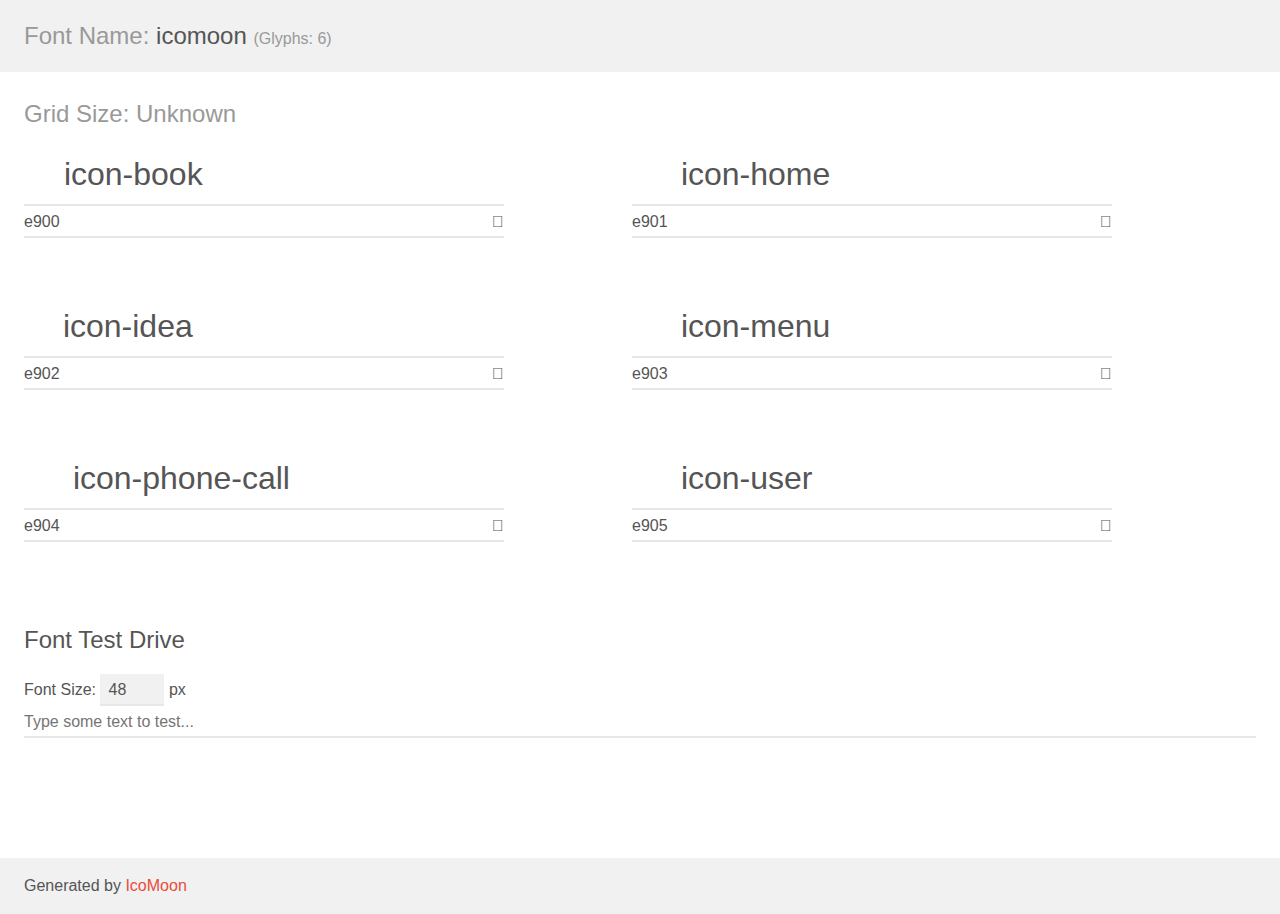
<file: assets/webfonts/icomoon/demo.html>
<!doctype html>
<html>
<head>
    <meta charset="utf-8">
    <title>IcoMoon Demo</title>
    <meta name="description" content="An Icon Font Generated By IcoMoon.io">
    <meta name="viewport" content="width=device-width, initial-scale=1">
    <link rel="stylesheet" href="demo-files/demo.css">
    <link rel="stylesheet" href="style.css"></head>
<body>
    <div class="bgc1 clearfix">
        <h1 class="mhmm mvm"><span class="fgc1">Font Name:</span> icomoon <small class="fgc1">(Glyphs:&nbsp;6)</small></h1>
    </div>
    <div class="clearfix mhl ptl">
        <h1 class="mvm mtn fgc1">Grid Size: Unknown</h1>
        <div class="glyph fs1">
            <div class="clearfix bshadow0 pbs">
                <span class="icon-book"></span>
                <span class="mls"> icon-book</span>
            </div>
            <fieldset class="fs0 size1of1 clearfix hidden-false">
                <input type="text" readonly value="e900" class="unit size1of2" />
                <input type="text" maxlength="1" readonly value="&#xe900;" class="unitRight size1of2 talign-right" />
            </fieldset>
            <div class="fs0 bshadow0 clearfix hidden-true">
                <span class="unit pvs fgc1">liga: </span>
                <input type="text" readonly value="" class="liga unitRight" />
            </div>
        </div>
        <div class="glyph fs1">
            <div class="clearfix bshadow0 pbs">
                <span class="icon-home"></span>
                <span class="mls"> icon-home</span>
            </div>
            <fieldset class="fs0 size1of1 clearfix hidden-false">
                <input type="text" readonly value="e901" class="unit size1of2" />
                <input type="text" maxlength="1" readonly value="&#xe901;" class="unitRight size1of2 talign-right" />
            </fieldset>
            <div class="fs0 bshadow0 clearfix hidden-true">
                <span class="unit pvs fgc1">liga: </span>
                <input type="text" readonly value="" class="liga unitRight" />
            </div>
        </div>
        <div class="glyph fs1">
            <div class="clearfix bshadow0 pbs">
                <span class="icon-idea"></span>
                <span class="mls"> icon-idea</span>
            </div>
            <fieldset class="fs0 size1of1 clearfix hidden-false">
                <input type="text" readonly value="e902" class="unit size1of2" />
                <input type="text" maxlength="1" readonly value="&#xe902;" class="unitRight size1of2 talign-right" />
            </fieldset>
            <div class="fs0 bshadow0 clearfix hidden-true">
                <span class="unit pvs fgc1">liga: </span>
                <input type="text" readonly value="" class="liga unitRight" />
            </div>
        </div>
        <div class="glyph fs1">
            <div class="clearfix bshadow0 pbs">
                <span class="icon-menu"></span>
                <span class="mls"> icon-menu</span>
            </div>
            <fieldset class="fs0 size1of1 clearfix hidden-false">
                <input type="text" readonly value="e903" class="unit size1of2" />
                <input type="text" maxlength="1" readonly value="&#xe903;" class="unitRight size1of2 talign-right" />
            </fieldset>
            <div class="fs0 bshadow0 clearfix hidden-true">
                <span class="unit pvs fgc1">liga: </span>
                <input type="text" readonly value="" class="liga unitRight" />
            </div>
        </div>
        <div class="glyph fs1">
            <div class="clearfix bshadow0 pbs">
                <span class="icon-phone-call"></span>
                <span class="mls"> icon-phone-call</span>
            </div>
            <fieldset class="fs0 size1of1 clearfix hidden-false">
                <input type="text" readonly value="e904" class="unit size1of2" />
                <input type="text" maxlength="1" readonly value="&#xe904;" class="unitRight size1of2 talign-right" />
            </fieldset>
            <div class="fs0 bshadow0 clearfix hidden-true">
                <span class="unit pvs fgc1">liga: </span>
                <input type="text" readonly value="" class="liga unitRight" />
            </div>
        </div>
        <div class="glyph fs1">
            <div class="clearfix bshadow0 pbs">
                <span class="icon-user"></span>
                <span class="mls"> icon-user</span>
            </div>
            <fieldset class="fs0 size1of1 clearfix hidden-false">
                <input type="text" readonly value="e905" class="unit size1of2" />
                <input type="text" maxlength="1" readonly value="&#xe905;" class="unitRight size1of2 talign-right" />
            </fieldset>
            <div class="fs0 bshadow0 clearfix hidden-true">
                <span class="unit pvs fgc1">liga: </span>
                <input type="text" readonly value="" class="liga unitRight" />
            </div>
        </div>
    </div>

    <!--[if gt IE 8]><!-->
    <div class="mhl clearfix mbl">
        <h1>Font Test Drive</h1>
        <label>
            Font Size: <input id="fontSize" type="number" class="textbox0 mbm"
            min="8" value="48" />
            px
        </label>
        <input id="testText" type="text" class="phl size1of1 mvl"
        placeholder="Type some text to test..." value=""/>
        <div id="testDrive" class="icon-" style="font-family: icomoon">&nbsp;
        </div>
    </div>
    <!--<![endif]-->
    <div class="bgc1 clearfix">
        <p class="mhl">Generated by <a href="https://icomoon.io/app">IcoMoon</a></p>
    </div>

    <script src="demo-files/demo.js"></script>
</body>
</html>
</file>
<file: assets/sass/style.css>
@import url("https://fonts.googleapis.com/css2?family=Source+Sans+Pro:ital,wght@0,200;0,300;0,400;0,600;0,700;0,900;1,200;1,300;1,400;1,600;1,700;1,900&display=swap");
.avater-sm-wrap .thumb img {
  height: 100%;
  width: 100%;
}

:root {
  --theme-color:#743393;
  --color-dark:#111828;
}

body {
  font-family: 'Source Sans Pro', sans-serif;
  font-size: 16px;
  line-height: 22.4px;
  color: #6B7380;
  background: #FFFFFF;
  overflow-x: hidden;
}

html, body, div, span, applet, object, iframe, h1, h2, h3, h4, h5, h6, p, blockquote, pre, a, abbr, acronym, address, big, cite, code, del, dfn, em, font, ins, kbd, q, s, samp, small, strike, strong, sub, sup, tt, var, dl, dt, dd, ol, ul, li, fieldset, form, label, legend, table, caption, tbody, tfoot, thead, tr, th, td {
  border: 0;
  margin: 0;
  outline: 0;
  padding: 0;
  vertical-align: baseline;
}

* {
  outline: none !important;
}

img {
  vertical-align: middle;
  max-width: 100%;
}

a,
i {
  border: none;
}

button {
  padding: 0;
}

a {
  color: var(--theme-color);
}

button, a {
  -webkit-transition: all 0.25s;
  transition: all 0.25s;
}

.reset-ul {
  padding: 0;
  margin: 0;
  list-style: none;
}

.body-backdrop {
  position: fixed;
  z-index: 1000;
  top: 0;
  left: 0;
  height: 100%;
  width: 100%;
  background: #111828;
  opacity: 0;
  visibility: hidden;
  -webkit-transition: all 0.25s;
  transition: all 0.25s;
}

.open.body-backdrop {
  opacity: 0.3;
  visibility: visible;
}

.spacing_ {
  padding-right: 30px;
}

@media only screen and (max-width: 1400px) {
  .spacing_ {
    padding-right: 12px;
  }
}

.custom-tab-wrapper ul li a {
  border-radius: 0px !important;
}

.custom-tab-wrapper ul li a.active {
  background: white !important;
}

.custom-tab-content {
  overflow-x: scroll;
}

@media only screen and (min-width: 576px) {
  .custom-tab-content {
    overflow: auto;
    -ms-overflow-style: none;
    /* IE 11 */
    scrollbar-width: none;
    /* Firefox 64 */
  }
}

.nice-select {
  -webkit-tap-highlight-color: transparent;
  background-color: #fff;
  border-radius: 5px;
  border: 1px solid #e8e8e8;
  -webkit-box-sizing: border-box;
          box-sizing: border-box;
  clear: both;
  cursor: pointer;
  display: block;
  float: left;
  font-family: inherit;
  font-size: 14px;
  font-weight: 400;
  height: 42px;
  line-height: 40px;
  outline: 0;
  padding-left: 18px;
  padding-right: 30px;
  position: relative;
  text-align: left !important;
  -webkit-transition: all .2s ease-in-out;
  transition: all .2s ease-in-out;
  -webkit-user-select: none;
  -moz-user-select: none;
  -ms-user-select: none;
  user-select: none;
  white-space: nowrap;
  width: auto;
}

.nice-select:hover {
  border-color: #dbdbdb;
}

.nice-select.open, .nice-select:active, .nice-select:focus {
  border-color: #999;
}

.nice-select:after {
  border-bottom: 2px solid #999;
  border-right: 2px solid #999;
  content: '';
  display: block;
  height: 5px;
  margin-top: -4px;
  pointer-events: none;
  position: absolute;
  right: 12px;
  top: 50%;
  -webkit-transform-origin: 66% 66%;
  transform-origin: 66% 66%;
  -webkit-transform: rotate(45deg);
  transform: rotate(45deg);
  -webkit-transition: all .15s ease-in-out;
  transition: all .15s ease-in-out;
  width: 5px;
}

.nice-select.open:after {
  -webkit-transform: rotate(-135deg);
  transform: rotate(-135deg);
}

.nice-select.open .list {
  opacity: 1;
  pointer-events: auto;
  -webkit-transform: scale(1) translateY(0);
  transform: scale(1) translateY(0);
}

.nice-select.disabled {
  border-color: #ededed;
  color: #999;
  pointer-events: none;
}

.nice-select.disabled:after {
  border-color: #ccc;
}

.nice-select.wide {
  width: 100%;
}

.nice-select.wide .list {
  left: 0 !important;
  right: 0 !important;
}

.nice-select.right {
  float: right;
}

.nice-select.right .list {
  left: auto;
  right: 0;
}

.nice-select.small {
  font-size: 12px;
  height: 36px;
  line-height: 34px;
}

.nice-select.small:after {
  height: 4px;
  width: 4px;
}

.nice-select.small .option {
  line-height: 34px;
  min-height: 34px;
}

.nice-select .list {
  background-color: #fff;
  border-radius: 5px;
  -webkit-box-shadow: 0 0 0 1px rgba(68, 68, 68, 0.11);
          box-shadow: 0 0 0 1px rgba(68, 68, 68, 0.11);
  -webkit-box-sizing: border-box;
          box-sizing: border-box;
  margin-top: 4px;
  opacity: 0;
  overflow: hidden;
  padding: 0;
  pointer-events: none;
  position: absolute;
  top: 100%;
  left: 0;
  -webkit-transform-origin: 50% 0;
  transform-origin: 50% 0;
  -webkit-transform: scale(0.75) translateY(-21px);
  transform: scale(0.75) translateY(-21px);
  -webkit-transition: all 0.2s cubic-bezier(0.5, 0, 0, 1.25), opacity 0.15s ease-out;
  transition: all 0.2s cubic-bezier(0.5, 0, 0, 1.25), opacity 0.15s ease-out;
  z-index: 9;
}

.nice-select .list:hover .option:not(:hover) {
  background-color: transparent !important;
}

.nice-select .option {
  cursor: pointer;
  font-weight: 400;
  line-height: 40px;
  list-style: none;
  min-height: 40px;
  outline: 0;
  padding-left: 18px;
  padding-right: 29px;
  text-align: left;
  -webkit-transition: all .2s;
  transition: all .2s;
}

.nice-select .option.focus, .nice-select .option.selected.focus, .nice-select .option:hover {
  background-color: #f6f6f6;
}

.nice-select .option.selected {
  font-weight: 700;
}

.nice-select .option.disabled {
  background-color: transparent;
  color: #999;
  cursor: default;
}

.no-csspointerevents .nice-select .list {
  display: none;
}

.no-csspointerevents .nice-select.open .list {
  display: block;
}
h1,
h2,
h3,
h4,
h5,
h6 {
  color: var(--color-dark);
  font-weight: bold;
}

h1 {
  font-size: 72px;
  line-height: 80px;
}

h2 {
  font-size: 60px;
  line-height: 75px;
}

h3 {
  font-size: 32px;
  line-height: 42px;
}

h4 {
  font-size: 26px;
  line-height: 1.6em;
}

h5 {
  font-size: 20px;
  line-height: 1.6em;
}

h6 {
  font-size: 18px;
  line-height: 30px;
}

.fw-400 {
  font-weight: 400 !important;
}

.fw-500 {
  font-weight: 500 !important;
}

.fw-600 {
  font-weight: 600 !important;
}

.fw-700 {
  font-weight: 700 !important;
}

.fw-800 {
  font-weight: 800 !important;
}

.fw-900 {
  font-weight: 900 !important;
}

.text-12 {
  font-size: 12px;
}

.xl-title {
  font-size: 72px;
  line-height: 85px;
}

.lg-title {
  font-size: 60px;
  line-height: 70px;
}

.md-title {
  font-size: 32px;
  line-height: 48px;
}

.sm-title {
  font-size: 14px;
  line-height: 24px;
}

.title-xl {
  font-size: 64px;
  line-height: 84px;
}

@media only screen and (max-width: 767.98px) {
  .title-xl {
    font-size: 32px;
    line-height: 43px;
  }
}

.panel-title-area {
  margin-bottom: 16px;
}

.panel-title-area .title {
  font-size: 24px;
  line-height: 28px;
  font-weight: 600;
  margin-bottom: 7px;
}

.panel-title-area p {
  font-size: 16px;
  line-height: 24px;
  color: #384152;
}

@media only screen and (max-width: 767.98px) {
  .panel-title-area p {
    font-size: 14px;
    line-height: 19px;
  }
}

.panel-title-area .text-14 {
  font-size: 14px;
  color: #6B7380;
}

.sm-text {
  font-size: 12px;
  line-height: 13px;
  color: #384152;
}

.section-title {
  margin-bottom: 40px;
}

@media (max-width: 575.98px) {
  .section-title {
    margin-bottom: 24px;
  }
}

.section-title .title {
  font-size: 48px;
  font-weight: 600;
  line-height: 58px;
  margin-bottom: 16px;
  color: #111828;
}

@media (max-width: 575.98px) {
  .section-title .title {
    margin-bottom: 12px;
    font-size: 24px;
    line-height: 29px;
  }
}

.section-title .small-title {
  font-size: 16px;
  font-weight: 400;
  line-height: 22px;
  color: #384152;
}

@media (max-width: 575.98px) {
  .section-title .small-title {
    font-size: 14px;
    line-height: 20px;
  }
}

.text-14 {
  font-size: 14px !important;
  line-height: 17.6px;
}

@media (max-width: 575.98px) {
  .sm-sm-text {
    font-size: 12px;
  }
}

.text-16 {
  font-size: 16.5px;
  line-height: 20.74px;
}

.text-dark {
  color: #111828 !important;
}

.bg-gray {
  background-color: #f9fafc;
}

@media only screen and (min-width: 1200px) {
  .bg-xl-gray {
    background-color: #f9fafc;
  }
}

.text-danger {
  color: #007f46 !important;
}

.text-gray-2 {
  color: #6b7380 !important;
}

.container-fluid {
  padding-left: 80px;
  padding-right: 80px;
}

@media only screen and (max-width: 991.98px) {
  .container-fluid {
    padding-left: 40px;
    padding-right: 40px;
  }
}

@media only screen and (max-width: 767.98px) {
  .container-fluid {
    padding-left: 15px;
    padding-right: 15px;
  }
}

.sec-pt-80 {
  padding-top: 80px;
}

@media only screen and (max-width: 991.98px) {
  .sec-pt-80 {
    padding-top: 60px;
  }
}

@media only screen and (max-width: 767.98px) {
  .sec-pt-80 {
    padding-top: 40px;
  }
}

.sec-pt-100 {
  padding-top: 100px;
}

@media only screen and (max-width: 991.98px) {
  .sec-pt-100 {
    padding-top: 80px;
  }
}

@media only screen and (max-width: 767.98px) {
  .sec-pt-100 {
    padding-top: 50px;
  }
}

.sec-pb-80 {
  padding-bottom: 80px;
}

@media only screen and (max-width: 991.98px) {
  .sec-pb-80 {
    padding-bottom: 60px;
  }
}

@media only screen and (max-width: 767.98px) {
  .sec-pb-80 {
    padding-bottom: 40px;
  }
}

.sec-pb-100 {
  padding-bottom: 100px;
}

@media only screen and (max-width: 991.98px) {
  .sec-pb-100 {
    padding-bottom: 80px;
  }
}

@media only screen and (max-width: 767.98px) {
  .sec-pb-100 {
    padding-bottom: 50px;
  }
}

.mb-40 {
  margin-bottom: 40px;
}

@media (max-width: 575.98px) {
  .mb-40 {
    margin-bottom: 24px;
  }
}

.mb-50 {
  margin-bottom: 50px;
}

.mb-60 {
  margin-bottom: 60px;
}

.mb-20 {
  margin-bottom: 20px;
}

.mb-30 {
  margin-bottom: 30px;
}

@media only screen and (max-width: 767.98px) {
  .mb-30 {
    margin-bottom: 24px;
  }
}

.mr-4px {
  margin-right: 4px;
}

.mr-6px {
  margin-right: 6px;
}

.mh-none {
  max-height: none !important;
}

.btn {
  padding: 7px 24px;
  font-size: 14px;
  font-weight: 600;
  -webkit-transition: all 0.25s;
  transition: all 0.25s;
  border-radius: 4px;
}

.btn:focus {
  -webkit-box-shadow: none !important;
          box-shadow: none !important;
}

@media (max-width: 575.98px) {
  .btn {
    padding: 3px 10px;
  }
}

.btn .icon-left {
  margin-right: 5px;
}

.btn-min-w106 {
  min-width: 106px;
  padding: 7px;
}

.btn-text {
  padding: 3px 10px;
  font-size: 14px;
  font-weight: 700;
  text-decoration: none;
  color: #743393;
}

.btn-text:hover {
  color: #743393;
}

.btn-icon {
  padding: 9px 13px;
}

.btn-outline-primary {
  border: 1px solid #743393;
  color: #743393;
}

.btn-outline-primary:hover {
  background-color: rgba(116, 51, 147, 0.05);
  border-color: #743393;
  color: #743393;
}

.btn-outline-primary:active, .btn-outline-primary:focus {
  background-color: rgba(116, 51, 147, 0.2);
  border-color: #743393;
  color: #743393;
}

.btn-primary {
  background-color: #743393;
  border-color: #743393;
  color: #fff;
}

.btn-primary:hover {
  background-color: #b77bc7;
  border-color: #b77bc7;
}

.btn-primary:active, .btn-primary:focus {
  background-color: #500673;
  border-color: #500673;
  color: #fff;
}

.nav-toggle-btn {
  width: 30px;
  height: 22px;
  position: relative;
  -webkit-transform: rotate(0deg);
  transform: rotate(0deg);
  -webkit-transition: 0.5s ease-in-out;
  transition: 0.5s ease-in-out;
  cursor: pointer;
  background-color: transparent;
  border: transparent;
  outline: none !important;
}

@media (max-width: 575.98px) {
  .nav-toggle-btn {
    height: 17px;
    width: 23px;
  }
}

.nav-toggle-btn span {
  display: block;
  position: absolute;
  height: 3px;
  width: 100%;
  background: var(--color-dark);
  border-radius: 50px;
  opacity: 1;
  left: 0;
  -webkit-transform: rotate(0deg);
  transform: rotate(0deg);
  -webkit-transition: 0.25s ease-in-out;
  transition: 0.25s ease-in-out;
}

@media (max-width: 575.98px) {
  .nav-toggle-btn span {
    height: 2px;
  }
}

.nav-toggle-btn span:nth-child(1) {
  top: 0px;
}

.nav-toggle-btn span:nth-child(2),
.nav-toggle-btn span:nth-child(3) {
  top: 10px;
}

@media (max-width: 575.98px) {
  .nav-toggle-btn span:nth-child(2),
  .nav-toggle-btn span:nth-child(3) {
    top: 7px;
  }
}

.nav-toggle-btn span:nth-child(4) {
  top: 20px;
}

@media (max-width: 575.98px) {
  .nav-toggle-btn span:nth-child(4) {
    top: 14px;
  }
}

.nav-toggle-btn.open span:nth-child(1) {
  top: 10px;
  width: 0%;
  left: 50%;
}

.nav-toggle-btn.open span:nth-child(2) {
  -webkit-transform: rotate(45deg);
  transform: rotate(45deg);
}

.nav-toggle-btn.open span:nth-child(3) {
  -webkit-transform: rotate(-45deg);
  transform: rotate(-45deg);
}

.nav-toggle-btn.open span:nth-child(4) {
  top: 10px;
  width: 0%;
  left: 50%;
}

.nav-toggle-btn.toggle-btn-sm {
  width: 23px;
  height: 21px;
}

@media (max-width: 575.98px) {
  .nav-toggle-btn.toggle-btn-sm {
    width: 20px;
  }
}

.nav-toggle-btn.toggle-btn-sm span:nth-child(2),
.nav-toggle-btn.toggle-btn-sm span:nth-child(3) {
  top: 9px;
}

.nav-toggle-btn.toggle-btn-sm span:nth-child(4) {
  top: 18px;
}

.toggle-btn-sm.nav-toggle-btn.open span:nth-child(1) {
  top: 9px;
  width: 0%;
  left: 50%;
}

.toggle-btn-sm.nav-toggle-btn.open span:nth-child(4) {
  top: 9px;
  width: 0%;
  left: 50%;
}

.nav-toggle-btn.has-bg-icon {
  background-image: url("data:image/svg+xml,%3Csvg width='34' height='24' viewBox='0 0 34 24' fill='none' xmlns='http://www.w3.org/2000/svg'%3E%3Cpath d='M2 12H32' stroke='%23111828' stroke-width='3' stroke-linecap='round' stroke-linejoin='round'/%3E%3Cpath d='M2 2H32' stroke='%23111828' stroke-width='3' stroke-linecap='round' stroke-linejoin='round'/%3E%3Cpath d='M2 22H32' stroke='%23111828' stroke-width='3' stroke-linecap='round' stroke-linejoin='round'/%3E%3C/svg%3E%0A");
  background-size: 30px 20px;
  background-repeat: no-repeat;
  background-position: center;
  height: 21px;
  width: 24px;
}

@media (max-width: 575.98px) {
  .nav-toggle-btn.has-bg-icon {
    background-size: 23px 16px;
  }
}

.nav-toggle-btn.has-bg-icon.open {
  background-image: url("data:image/svg+xml,%3Csvg width='24' height='24' viewBox='0 0 24 24' fill='none' xmlns='http://www.w3.org/2000/svg'%3E%3Cpath d='M18 6L6 18' stroke='%23111828' stroke-width='2.5' stroke-linecap='round' stroke-linejoin='round'/%3E%3Cpath d='M6 6L18 18' stroke='%23111828' stroke-width='2.5' stroke-linecap='round' stroke-linejoin='round'/%3E%3C/svg%3E%0A");
  background-size: 26px;
}

@media (max-width: 575.98px) {
  .nav-toggle-btn.has-bg-icon.open {
    background-size: 23px;
  }
}

.btn-back-icon {
  height: 26px;
  width: 27px;
  background-color: transparent;
  border-color: transparent;
  background-image: url("data:image/svg+xml,%3Csvg width='24' height='24' viewBox='0 0 24 24' fill='none' xmlns='http://www.w3.org/2000/svg'%3E%3Cpath d='M19 12H5' stroke='%23111828' stroke-width='2' stroke-linecap='round' stroke-linejoin='round'/%3E%3Cpath d='M12 19L5 12L12 5' stroke='%23111828' stroke-width='2' stroke-linecap='round' stroke-linejoin='round'/%3E%3C/svg%3E");
  display: inline-block;
  background-size: contain;
  background-repeat: no-repeat;
  background-position: center;
}

.search-icon-btn {
  background-color: transparent;
  border-color: transparent;
  background-image: url("data:image/svg+xml,%3Csvg width='16' height='16' viewBox='0 0 16 16' fill='none' xmlns='http://www.w3.org/2000/svg'%3E%3Cpath d='M7.33333 12.6667C10.2789 12.6667 12.6667 10.2789 12.6667 7.33333C12.6667 4.38781 10.2789 2 7.33333 2C4.38781 2 2 4.38781 2 7.33333C2 10.2789 4.38781 12.6667 7.33333 12.6667Z' stroke='%236B7380' stroke-width='1.5' stroke-linecap='round' stroke-linejoin='round'/%3E%3Cpath d='M13.9996 14L11.0996 11.1' stroke='%236B7380' stroke-width='1.5' stroke-linecap='round' stroke-linejoin='round'/%3E%3C/svg%3E%0A");
  height: 23px;
  width: 23px;
  background-size: contain;
  background-repeat: no-repeat;
  background-position: center;
}

.btn-times {
  color: #9255a2;
  border-color: transparent;
  border-radius: 50%;
  font-size: 13px;
  text-align: center;
  line-height: 10px;
  background-color: transparent;
}

.chip {
  display: -webkit-inline-box;
  display: -ms-inline-flexbox;
  display: inline-flex;
  -webkit-box-align: center;
      -ms-flex-align: center;
          align-items: center;
  min-height: 28px;
  background: rgba(219, 170, 232, 0.15);
  border: 1px solid #b77bc7;
  border-radius: 16px;
  font-weight: 500;
  font-size: 14px;
  padding: 3px 8px;
  color: #9255a2;
  -webkit-transition: all 0.15s;
  transition: all 0.15s;
}

.chip .btn-times {
  margin-left: 6px;
}

.chip.hover-x {
  background-color: rgba(219, 170, 232, 0.05);
  color: #9255a2;
}

.chip-sm {
  min-height: 21px;
  line-height: 14px;
  padding: 3px 7px;
  font-weight: 600;
}

.chip-sm .btn-times {
  margin-left: 5px;
  line-height: 7.8px;
  font-size: 11px;
  text-align: center;
}

.chip-bg {
  background-color: #743393;
  border-color: #743393;
  color: #fff;
}

.chip-bg .btn-times {
  color: #fff;
}

.chip-light {
  background-color: #ffffff;
  border-color: #e6e7eb;
  color: #111828;
}

.chip-light .btn-times {
  color: #6b7380;
}

.plus-toggle {
  background-color: transparent;
  border-color: transparent;
  position: relative;
  width: 20px;
  height: 20px;
  background-image: url("data:image/svg+xml,%3Csvg width='16' height='16' viewBox='0 0 16 16' fill='none' xmlns='http://www.w3.org/2000/svg'%3E%3Cpath d='M8 3.33337V12.6667' stroke='%23111828' stroke-width='1.5' stroke-linecap='round' stroke-linejoin='round'/%3E%3Cpath d='M3.33398 8H12.6673' stroke='%23111828' stroke-width='1.5' stroke-linecap='round' stroke-linejoin='round'/%3E%3C/svg%3E%0A");
  background-size: contain;
  background-repeat: no-repeat;
  background-position: center;
}

.opened.plus-toggle {
  background-image: url("data:image/svg+xml,%3Csvg width='16' height='16' viewBox='0 0 16 16' fill='none' xmlns='http://www.w3.org/2000/svg'%3E%3Cpath d='M3.33398 8H12.6673' stroke='%23111828' stroke-width='1.5' stroke-linecap='round' stroke-linejoin='round'/%3E%3C/svg%3E%0A");
}

.btn-outline-light,
.icon-settings,
.baudge-rounded {
  display: inline-block;
}

.icon-settings,
.icon-filter {
  background-image: url("data:image/svg+xml,%3Csvg width='12' height='12' viewBox='0 0 12 12' fill='none' xmlns='http://www.w3.org/2000/svg'%3E%3Cpath d='M0 10C0 10.3667 0.3 10.6667 0.666667 10.6667H4V9.33333H0.666667C0.3 9.33333 0 9.63333 0 10ZM0 2C0 2.36667 0.3 2.66667 0.666667 2.66667H6.66667V1.33333H0.666667C0.3 1.33333 0 1.63333 0 2ZM6.66667 11.3333V10.6667H11.3333C11.7 10.6667 12 10.3667 12 10C12 9.63333 11.7 9.33333 11.3333 9.33333H6.66667V8.66667C6.66667 8.3 6.36667 8 6 8C5.63333 8 5.33333 8.3 5.33333 8.66667V11.3333C5.33333 11.7 5.63333 12 6 12C6.36667 12 6.66667 11.7 6.66667 11.3333ZM2.66667 4.66667V5.33333H0.666667C0.3 5.33333 0 5.63333 0 6C0 6.36667 0.3 6.66667 0.666667 6.66667H2.66667V7.33333C2.66667 7.7 2.96667 8 3.33333 8C3.7 8 4 7.7 4 7.33333V4.66667C4 4.3 3.7 4 3.33333 4C2.96667 4 2.66667 4.3 2.66667 4.66667ZM12 6C12 5.63333 11.7 5.33333 11.3333 5.33333H5.33333V6.66667H11.3333C11.7 6.66667 12 6.36667 12 6ZM8.66667 4C9.03333 4 9.33333 3.7 9.33333 3.33333V2.66667H11.3333C11.7 2.66667 12 2.36667 12 2C12 1.63333 11.7 1.33333 11.3333 1.33333H9.33333V0.666667C9.33333 0.3 9.03333 0 8.66667 0C8.3 0 8 0.3 8 0.666667V3.33333C8 3.7 8.3 4 8.66667 4Z' fill='%23111828'/%3E%3C/svg%3E%0A");
  height: 12px;
  width: 12px;
  background-size: contain;
  background-repeat: no-repeat;
  background-position: center;
  display: inline-block;
}

.icon-filter {
  background-image: url("data:image/svg+xml,%3Csvg width='14' height='12' viewBox='0 0 14 12' fill='none' xmlns='http://www.w3.org/2000/svg'%3E%3Cpath d='M3.66667 8.66666V0.666656M3.66667 0.666656L1 3.33332M3.66667 0.666656L6.33333 3.33332M10.3333 3.33332V11.3333M10.3333 11.3333L13 8.66666M10.3333 11.3333L7.66667 8.66666' stroke='%23111828' stroke-linecap='round' stroke-linejoin='round'/%3E%3C/svg%3E%0A");
  height: 16px;
  width: 16px;
}

.baudge-rounded {
  width: 18px;
  height: 18px;
  line-height: 17px;
  color: #fff;
  font-size: 12px;
  background: #743393;
  border-radius: 20px;
  text-align: center;
}

.btn-outline-light {
  background: #ffffff;
  border: 1px solid #e6e7eb;
  border-radius: 4px;
  color: #111828;
  text-decoration: none;
  font-size: 16px;
  padding: 6px 13px;
}

.btn-outline-light:hover {
  background-color: #fff;
  border: 1px solid #e6e7eb;
}

.btn-outline-light .icon-settings {
  margin-right: 10px;
}

.btn-outline-light .baudge-rounded {
  margin-left: 7px;
}

.text-md-btn {
  font-size: 18px;
  font-weight: 600;
  line-height: 22px;
  color: var(--color-dark);
  text-decoration: none;
  display: inline-block;
  position: relative;
}

.text-md-btn:hover {
  color: var(--color-dark);
}

@media only screen and (max-width: 767.98px) {
  .text-md-btn {
    font-size: 16px;
    line-height: 19px;
  }
}

.btn-change-to-gray {
  border: 1px solid #d1d4db;
  background-color: #fff;
  padding: 7px 8px;
  color: #111828;
}

.btn-change-to-gray:hover, .btn-change-to-gray:active, .btn-change-to-gray:focus {
  border: 1px solid #d1d4db;
  background-color: #fff;
  color: #111828;
}

.btn-sm {
  padding: 3px 12px;
}

.light-next-btn {
  width: 32px;
  height: 32px;
  background: #ffffff;
  border: 1px solid #f3f4f6;
  border-radius: 50%;
  -webkit-box-shadow: 0px 6px 12px rgba(17, 24, 40, 0.08);
          box-shadow: 0px 6px 12px rgba(17, 24, 40, 0.08);
  position: relative;
}

.light-next-btn::before {
  content: "";
  background-image: url("data:image/svg+xml,%3Csvg width='6' height='10' viewBox='0 0 6 10' fill='none' xmlns='http://www.w3.org/2000/svg'%3E%3Cpath fill-rule='evenodd' clip-rule='evenodd' d='M0.563801 9.23635C0.395077 9.06757 0.300293 8.8387 0.300293 8.60005C0.300293 8.3614 0.395077 8.13252 0.563801 7.96375L3.5275 5.00005L0.563801 2.03635C0.399859 1.86661 0.309143 1.63927 0.311194 1.40329C0.313244 1.16731 0.407897 0.94158 0.574764 0.774713C0.741631 0.607845 0.967363 0.513193 1.20334 0.511142C1.43932 0.509092 1.66666 0.599807 1.8364 0.763749L5.4364 4.36375C5.60512 4.53252 5.69991 4.7614 5.69991 5.00005C5.69991 5.2387 5.60512 5.46757 5.4364 5.63635L1.8364 9.23635C1.66763 9.40507 1.43875 9.49986 1.2001 9.49986C0.961453 9.49986 0.732576 9.40507 0.563801 9.23635Z' fill='%23111828'/%3E%3C/svg%3E%0A");
  width: 6px;
  height: 9px;
  position: absolute;
  top: 50%;
  left: 50%;
  -webkit-transform: translate(-50%, -50%);
          transform: translate(-50%, -50%);
  z-index: 5;
  background-size: contain;
  background-position: center;
  background-repeat: no-repeat;
}

.light_next_btn,
.light_prev_btn {
  width: 28px;
  height: 28px;
  background: #f1f4f9;
  border: 1px solid #d1d4db;
  border-radius: 50%;
  display: -webkit-box;
  display: -ms-flexbox;
  display: flex;
  -webkit-box-align: center;
      -ms-flex-align: center;
          align-items: center;
  -webkit-box-pack: center;
      -ms-flex-pack: center;
          justify-content: center;
  cursor: pointer;
  -webkit-transition: all 0.25s;
  transition: all 0.25s;
}

.light_next_btn svg path,
.light_prev_btn svg path {
  fill: #111828;
  -webkit-transition: all 0.25s;
  transition: all 0.25s;
}

.light_next_btn:hover,
.light_prev_btn:hover {
  border-color: #743393;
  background: #fff;
}

.light_next_btn:hover svg path,
.light_prev_btn:hover svg path {
  fill: #743393;
}

.badge {
  padding: 4px 8px;
  border-radius: 4px;
  font-size: 12px;
  line-height: 14.4px;
  font-weight: 600;
  text-decoration: none;
}

@media (max-width: 575.98px) {
  .badge {
    padding: 4px 6px;
  }
}

.badge svg {
  width: 15px;
}

.badge-primary {
  background-color: #743393;
  color: #fff;
  font-weight: 600;
}

.badge-primary:hover {
  color: #fff;
}

.badge-light {
  background-color: #F3F4F6;
  color: #6B7380;
  font-weight: normal;
}

.badge-group-2 {
  padding: 0;
  margin: 0;
  list-style: none;
}

.badge-group-2 li {
  margin-right: 4px;
  margin-bottom: 4px;
}

.badge-group-2 li:last-child {
  margin-right: 0;
}

.badge-dark-4 {
  background-color: rgba(0, 0, 0, 0.4);
  color: #fff;
  font-weight: 600;
}

.badge-dark-4 svg {
  width: 11px;
  margin-right: 4px;
}

.text-nowrap {
  overflow: hidden;
  text-overflow: ellipsis;
  white-space: nowrap;
}

p .custom-badge-group {
  margin-left: 3px;
  margin-right: 3px;
}

.badge-gray {
  background: #FFFFFF;
  border: 1px solid #E6E7EB;
  color: #9CA2AE;
  padding: 2px 7.3px;
  font-size: 10px;
}

.header-area .header-top {
  padding: 29px 0;
  z-index: 999;
  border-bottom: 1px solid #F3F4F6;
  background-color: #fff;
  position: relative;
}

@media only screen and (max-width: 991.98px) {
  .header-area .header-top {
    padding: 19px 0;
  }
}

.header-area .header-top .nav-toggle-btn {
  margin-left: 41px;
}

@media only screen and (max-width: 991.98px) {
  .header-area .header-top .nav-toggle-btn {
    margin-left: 30px;
  }
}

@media (max-width: 575.98px) {
  .header-area .header-top .nav-toggle-btn {
    margin-left: 19px;
  }
}

.header-area .header-top .navbar {
  padding: 0;
}

.side-navbar-nav, .side-navbar-nav ul {
  padding: 0;
  margin: 0;
  list-style: none;
}

.side-menu-header, .filter-area-header {
  padding: 24px;
  border-bottom: 1px solid #F3F4F6;
}

@media (max-width: 575.98px) {
  .side-menu-header, .filter-area-header {
    padding: 14px 16px;
    border-bottom: 1px solid #F3F4F6;
    min-height: 64px;
  }
}

.side-menu-header .btn-back-icon, .filter-area-header .btn-back-icon {
  margin-right: 10px;
  margin-left: -5px;
}

.side-menu-header .title, .filter-area-header .title {
  font-weight: 600;
  font-size: 20px;
  line-height: 24px;
  color: var(--color-dark);
}

.side-menu-header .title small, .filter-area-header .title small {
  display: block;
  width: 100%;
  font-size: 12px;
  line-height: 14px;
  margin-bottom: 2px;
  font-weight: 400;
  color: #6B7380;
}

.side-menu-wrapper {
  position: fixed;
  right: 0;
  top: 0;
  height: 100vh;
  height: -webkit-fill-available;
  width: 400px;
  background-color: #fff;
  z-index: 1200;
  overflow: hidden;
  -webkit-transform: translateX(100%);
          transform: translateX(100%);
}

.side-menu-wrapper .main-nav-wrap {
  height: 100%;
  width: 100%;
  position: relative;
}

@media (max-width: 575.98px) {
  .side-menu-wrapper {
    width: 100%;
  }
}

.side-menu-wrapper .nav-toggle-btn {
  position: absolute;
  right: 21px;
  top: 25px;
  z-index: 20;
  background-color: #fff;
}

@media (max-width: 575.98px) {
  .side-menu-wrapper .nav-toggle-btn {
    top: 22px;
    right: 12px;
  }
}

.side-menu-wrapper .side-menu-header {
  min-height: 72px;
  padding: 8px 24px;
}

@media (max-width: 575.98px) {
  .side-menu-wrapper .side-menu-header {
    min-height: 64px;
    padding: 8px 16px;
  }
}

.side-menu-wrapper .navbar-collapse-wrap {
  position: absolute;
  top: 0;
  left: 0;
  width: 100%;
  height: 100%;
  background-color: #fff;
}

.side-menu-wrapper .sidenav-footer {
  position: absolute;
  left: 0;
  bottom: 0;
  width: 100%;
  z-index: 25;
  background: #FFFFFF;
  -webkit-box-shadow: 0px -2px 20px rgba(0, 0, 0, 0.07);
          box-shadow: 0px -2px 20px rgba(0, 0, 0, 0.07);
  padding: 16px 24px;
  z-index: 0;
}

@media (max-width: 575.98px) {
  .side-menu-wrapper .sidenav-footer {
    -webkit-box-shadow: 0px -2px 20px rgba(0, 0, 0, 0.07);
            box-shadow: 0px -2px 20px rgba(0, 0, 0, 0.07);
    padding: 12px 17px;
  }
}

.side-menu-wrapper .sidenav-footer .btn {
  font-size: 16px;
  padding: 4px 10px 7px 10px;
  display: -webkit-box;
  display: -ms-flexbox;
  display: flex;
  -webkit-box-orient: vertical;
  -webkit-box-direction: normal;
      -ms-flex-direction: column;
          flex-direction: column;
  -webkit-box-align: center;
      -ms-flex-align: center;
          align-items: center;
  -webkit-box-pack: center;
      -ms-flex-pack: center;
          justify-content: center;
}

.side-menu-wrapper .sidenav-footer .btn span {
  font-size: 14px;
  color: rgba(255, 255, 255, 0.8);
}

@media (max-width: 575.98px) {
  .side-menu-wrapper .sidenav-footer .btn span {
    font-size: 12px;
  }
}

.side-menu-wrapper .side-navbar-nav {
  overflow-y: auto;
  height: calc(100vh - 164px);
  padding-bottom: 5px;
}

@media (max-width: 575.98px) {
  .side-menu-wrapper .side-navbar-nav {
    height: calc(100%);
    padding-bottom: 154px;
  }
}

.side-menu-wrapper .side-navbar-nav li {
  display: block;
}

.side-menu-wrapper .side-navbar-nav li a:not(.btn) {
  font-weight: 600;
  font-size: 16px;
  line-height: 20px;
  color: var(--color-dark);
  padding: 8px 24px;
  border-bottom: 1px solid #F3F4F6;
  display: -ms-flexbox;
  -ms-flex-align: center;
  -webkit-box-align: center;
          align-items: center;
  display: -webkit-box;
  display: flex;
  -ms-flex-wrap: wrap;
      flex-wrap: wrap;
  min-height: 59px;
  position: relative;
  text-decoration: none;
}

@media (max-width: 575.98px) {
  .side-menu-wrapper .side-navbar-nav li a:not(.btn) {
    padding: 5px 16px;
    min-height: 55px;
    font-size: 14px;
    line-height: 19px;
  }
}

.side-menu-wrapper .side-navbar-nav li a:not(.btn) span {
  display: block;
}

.side-menu-wrapper .side-navbar-nav li a:not(.btn) small {
  display: block;
  width: 100%;
  font-size: 12px;
  line-height: 14px;
  margin-bottom: 2px;
  font-weight: 400;
  color: #6B7380;
}

.side-menu-wrapper .side-navbar-nav li a:not(.btn):hover {
  text-decoration: none;
  background-color: #FDFDFD;
}

.side-menu-wrapper .side-navbar-nav li a.has-child::before {
  content: "";
  position: absolute;
  right: 23px;
  top: 50%;
  width: 15px;
  height: 15px;
  -webkit-transform: translateY(-50%);
          transform: translateY(-50%);
  background-image: url("data:image/svg+xml,%3Csvg width='8' height='12' viewBox='0 0 8 12' fill='none' xmlns='http://www.w3.org/2000/svg'%3E%3Cpath d='M1.5 11L6.5 6L1.5 1' stroke='%23111828' stroke-width='1.5' stroke-linecap='round' stroke-linejoin='round'/%3E%3C/svg%3E%0A");
  background-size: contain;
  background-repeat: no-repeat;
  background-position: center;
}

@media (max-width: 575.98px) {
  .side-menu-wrapper .side-navbar-nav li a.has-child::before {
    right: 14px;
  }
}

.side-menu-wrapper .side-navbar-nav li .child-nav-wrapper {
  position: absolute;
  left: 0;
  top: 0;
  height: 100%;
  width: 100%;
  background-color: #fff;
  z-index: 1;
  -webkit-transform: translateX(100%);
          transform: translateX(100%);
  -webkit-transition: all cubic-bezier(0.17, 0.84, 0.44, 1) 0.35s;
  transition: all cubic-bezier(0.17, 0.84, 0.44, 1) 0.35s;
}

.side-menu-wrapper .side-navbar-nav li .child-nav-wrapper .sidenav-footer {
  opacity: 0;
}

.side-menu-wrapper .side-navbar-nav li .child-nav-wrapper.open {
  -webkit-transform: translateX(0);
          transform: translateX(0);
}

.side-menu-wrapper .side-navbar-nav li .child-nav-wrapper.open > .sidenav-footer {
  opacity: 1;
}

.side-menu-wrapper, .body-backdrop, .navbar-collapse-wrap {
  -webkit-transition: all cubic-bezier(0.17, 0.84, 0.44, 1) 0.35s;
  transition: all cubic-bezier(0.17, 0.84, 0.44, 1) 0.35s;
}

.open.side-menu-wrapper {
  -webkit-transform: translateX(0);
          transform: translateX(0);
}

.card-primary {
  background: #ffffff;
  border: 1px solid #e6e7eb;
  -webkit-box-shadow: 0px 4px 20px rgba(0, 0, 0, 0.07);
          box-shadow: 0px 4px 20px rgba(0, 0, 0, 0.07);
  font-size: 14px;
  line-height: 19px;
  border-radius: 4px;
  overflow: hidden;
}

@media only screen and (max-width: 767.98px) {
  .card-primary {
    border: none;
    -webkit-box-shadow: 0px 4px 20px rgba(0, 0, 0, 0.07);
            box-shadow: 0px 4px 20px rgba(0, 0, 0, 0.07);
  }
}

.card-primary .badge-gray-lists {
  margin-bottom: 8px !important;
}

.card-primary .card-header {
  padding: 0;
  background-color: transparent;
  border-bottom: 1px solid #e6e7eb;
}

.card-primary .card-header .thumbnail-wrapper {
  min-width: 240px;
  min-height: 173px;
  position: relative;
  z-index: 2;
}

@media only screen and (max-width: 767.98px) {
  .card-primary .card-header .thumbnail-wrapper {
    min-height: 220px;
  }
}

@media (max-width: 575.98px) {
  .card-primary .card-header .thumbnail-wrapper {
    min-height: 164px;
  }
}

.card-primary .card-header .thumbnail-wrapper .badge {
  position: absolute;
  left: 12px;
}

@media only screen and (max-width: 1400px) {
  .card-primary .card-header .thumbnail-wrapper .badge.hide-xl-xxl {
    display: none;
  }
}

@media only screen and (max-width: 1200px) {
  .card-primary .card-header .thumbnail-wrapper .badge.hide-xl-xxl {
    display: block;
  }
}

.card-primary .card-header .thumbnail-wrapper .badge-primary {
  top: 12px;
}

.card-primary .card-header .thumbnail-wrapper .badge-img-count {
  bottom: 12px;
}

.card-primary .card-header .thumbnail-wrapper .thumb {
  position: absolute;
  left: 0;
  top: 0;
  width: 100%;
  height: 100%;
  background-size: cover;
  background-position: center;
  z-index: -2;
}

.card-primary .card-header .text-content {
  max-width: 100%;
  width: 100%;
  overflow: hidden;
  padding-left: 16px;
  padding-right: 16px;
  padding-top: 19px;
  padding-bottom: 10px;
}

@media only screen and (max-width: 767.98px) {
  .card-primary .card-header .text-content {
    padding-top: 10px;
    padding-left: 12px;
  }
}

.card-primary .card-header .text-content .title {
  font-weight: 600;
  font-size: 20px;
  line-height: 24px;
  margin-bottom: 6px;
  color: #111828;
}

.card-primary .card-header .text-content .title small {
  font-size: 14px;
  line-height: 19px;
  color: #384152;
  font-weight: normal;
}

.card-primary .card-header .text-content.pt-12px {
  padding-top: 12px;
}

@media (max-width: 575.98px) {
  .card-primary .card-header .text-content.pt-12px {
    padding-top: 7px;
  }
}

.card-primary .card-footer {
  background-color: transparent;
  border-top: none;
  padding: 18px 20px;
}

.card-primary .card-footer .thumbnail img {
  border: 1px solid #e6e7eb;
  border-radius: 50%;
}

@media (max-width: 575.98px) {
  .card-primary .card-footer {
    padding: 18px 12px;
  }
}

.card-primary .card-footer .right-area {
  min-width: 160px;
}

@media (max-width: 575.98px) {
  .card-primary .card-footer .right-area {
    min-width: auto;
  }
  .card-primary .card-footer .right-area .btn {
    padding: 3px 9px;
  }
}

.card-primary .slide-item {
  padding: 16px 20px;
}

@media (max-width: 575.98px) {
  .card-primary .slide-item {
    padding: 18px 12px;
  }
}

.inline-dot-list,
.inline-line-list {
  padding: 0;
  margin: 0;
  list-style: none;
  display: -webkit-box;
  display: -ms-flexbox;
  display: flex;
  width: 100%;
  overflow: hidden;
  white-space: nowrap;
}

.inline-dot-list li,
.inline-line-list li {
  position: relative;
  color: #6b7380;
  padding-right: 8px;
  padding-left: 11.5px;
}

.inline-dot-list li:last-child,
.inline-line-list li:last-child {
  text-overflow: ellipsis;
  overflow: hidden;
  padding-right: 0;
}

.inline-dot-list li:first-child,
.inline-line-list li:first-child {
  padding-left: 0;
}

.inline-dot-list li a,
.inline-line-list li a {
  color: #6b7380;
  text-decoration: none !important;
}

.inline-dot-list li::before,
.inline-line-list li::before {
  content: "";
  position: absolute;
  width: 3px;
  height: 3px;
  background: #d1d4db;
  left: 0;
  top: 50%;
  -webkit-transform: translateY(-50%);
          transform: translateY(-50%);
  border-radius: 50%;
}

.inline-dot-list li:first-child::before,
.inline-line-list li:first-child::before {
  display: none;
}

.inline-line-list li {
  color: #111828;
}

.inline-line-list li a {
  color: #111828;
}

.inline-line-list li::before {
  height: 20px;
  width: 1px;
  top: 50%;
  -webkit-transform: translateY(-50%);
          transform: translateY(-50%);
  background-color: #f3f4f6;
}

.my-8 {
  margin-bottom: 8px;
  margin-top: 8px;
}

.mb-8 {
  margin-bottom: 8px;
}

.mt-8 {
  margin-top: 8px;
}

.mr-8 {
  margin-right: 8px;
}

.mt-10 {
  margin-top: 10px;
}

.mb-9 {
  margin-bottom: 9px;
}

.mb-12 {
  margin-bottom: 12px;
}

.mt-12 {
  margin-top: 12px;
}

.custom-badge-group .badge-item {
  display: inline-block;
  font-weight: 600;
  font-size: 12px;
  color: #fff;
  background-color: #888;
  padding: 0 4px;
}

.custom-badge-group .bg-1 {
  background-color: #00acbc;
}

.custom-badge-group .bg-2 {
  background-color: #9d5a18;
}

.custom-badge-group .bg-3 {
  background-color: #00943a;
}

.text-gray {
  color: #6b7380;
  width: 100%;
  white-space: nowrap;
  overflow: hidden;
  text-overflow: ellipsis;
}

.com-avater-info {
  min-width: 0;
}

.com-avater-info .thumbnail {
  margin-right: 8px;
}

.com-avater-info .text-info {
  white-space: nowrap;
  overflow: hidden;
  text-overflow: ellipsis;
}

.com-avater-info .text-info .name {
  color: #111828;
  font-size: 14px;
  line-height: 19px;
  margin-bottom: 3px;
  font-weight: 400;
  white-space: nowrap;
  overflow: hidden;
  text-overflow: ellipsis;
  padding-right: 8px;
}

.com-avater-info .text-info p {
  color: #6b7380;
  font-size: 12px;
  line-height: 16px;
  margin-bottom: 0;
}

.text-slide-wrapper {
  position: relative;
}

.text-slide-wrapper .slide-scrollbar {
  position: absolute;
  bottom: 0;
  left: 0;
  width: 100%;
  opacity: 1 !important;
  height: 2px;
  background-color: #e6e7eb;
}

@media (max-width: 575.98px) {
  .text-slide-wrapper .slide-scrollbar {
    height: 3px;
  }
}

.text-slide-wrapper .slide-scrollbar .swiper-scrollbar-drag {
  background-color: #743393;
  max-width: 33.33%;
}

.text-slide-wrapper.disable-scrollbar .slide-scrollbar .swiper-scrollbar-drag {
  background-color: #c4c4c4;
}

.text-slide-wrapper .ms-auto span.text-dark {
  font-weight: 600;
}

.stories-slide-container {
  border-radius: 4px;
  overflow: hidden;
}

.stories-card {
  position: relative;
  z-index: 2;
  height: 360px;
  padding: 20px 16px;
}

.stories-card .com-avater-info .text-info .name {
  color: #fff;
}

.stories-card .bg, .stories-card::before,
.stories-card .bottom-text-content {
  position: absolute;
  left: 0;
  top: 0;
  height: 100%;
  width: 100%;
  z-index: -2;
}

.stories-card .bottom-text-content {
  top: auto;
  bottom: 0;
  height: auto;
  z-index: 3;
  padding-left: 16px;
  padding-bottom: 20px;
}

.stories-card .bottom-text-content .title {
  font-weight: 600;
  font-size: 14px;
  line-height: 18px;
  color: #fff;
}

.stories-card .bottom-text-content .sub-title {
  margin-bottom: 8px;
}

.stories-card .bottom-text-content .sub-title,
.stories-card .bottom-text-content p {
  font-size: 12px;
  color: #fff;
  font-weight: normal;
  line-height: 20px;
}

.stories-card .bottom-text-content p {
  color: rgba(255, 255, 255, 0.6);
}

.stories-card::before {
  content: "";
  z-index: -1;
  background: -webkit-gradient(linear, left top, left bottom, color-stop(12.36%, rgba(17, 24, 40, 0.5)), color-stop(36.66%, rgba(17, 24, 40, 0)), color-stop(57.13%, rgba(17, 24, 40, 0.3)), to(rgba(17, 24, 40, 0.9)));
  background: linear-gradient(180deg, rgba(17, 24, 40, 0.5) 12.36%, rgba(17, 24, 40, 0) 36.66%, rgba(17, 24, 40, 0.3) 57.13%, rgba(17, 24, 40, 0.9) 100%);
}

.pagination-long {
  width: 100%;
  display: -webkit-box;
  display: -ms-flexbox;
  display: flex;
  -webkit-box-orient: horizontal;
  -webkit-box-direction: normal;
      -ms-flex-direction: row;
          flex-direction: row;
  margin-bottom: 20px;
}

.pagination-long .swiper-pagination-bullet {
  height: 4px;
  width: auto;
  background: #e6e7eb;
  border-radius: 50px;
  margin-right: 8px;
  overflow: hidden;
  opacity: 1 !important;
  -webkit-box-flex: 1;
      -ms-flex-positive: 1;
          flex-grow: 1;
  position: relative;
}

.pagination-long .swiper-pagination-bullet .timer {
  position: absolute;
  left: 0;
  top: 0;
  height: 100%;
  width: 0;
  border-radius: 50px;
  background-color: #743393;
  -webkit-transition: all linear 0.03s;
  transition: all linear 0.03s;
}

.pagination-long .swiper-pagination-bullet:last-child {
  margin-right: 0;
}

.pagination-long .completed .timer {
  width: 100%;
  -webkit-transition: none;
  transition: none;
}

.pagination-long .start-progress .timer {
  width: 100%;
  -webkit-transition: all linear var(--delay);
  transition: all linear var(--delay);
}

.pagination-fc {
  margin-top: 38px;
}

@media only screen and (max-width: 767.98px) {
  .mr-0fsm {
    margin-right: 0 !important;
  }
}

@media only screen and (max-width: 1400px) {
  .hide-xl-xxl {
    display: none !important;
  }
}

@media only screen and (max-width: 1200px) {
  .hide-xl-xxl {
    display: block !important;
  }
}

.media-section {
  overflow: hidden;
  padding-bottom: 8px;
}

.media-section .media-slide-container {
  position: relative;
  overflow: initial;
}

.media-wrap {
  position: relative;
  width: 100%;
}

.media-wrap .thumb {
  width: 100%;
}

.media-wrap .thumb img {
  width: 100%;
}

.media-wrap .badge-top,
.media-wrap .bottom-left-icons {
  position: absolute;
  z-index: 10;
  left: 8px;
}

.media-wrap .badge-top {
  top: 8px;
  border-radius: 2px;
  padding: 3.5px 4.5px;
}

.bottom-left-icons {
  position: absolute !important;
  z-index: 99;
  bottom: 8px;
  left: 8px;
}

.bottom-left-icons li {
  margin-right: 3px;
}

.bottom-left-icons li .badge-dark-4 {
  background: rgba(17, 24, 40, 0.7);
  border-radius: 2px;
}

.bottom-left-icons li .badge {
  font-size: 16px;
  font-weight: 400;
  padding: 5px 6.5px;
  cursor: pointer;
}

@media only screen and (max-width: 767.98px) {
  .bottom-left-icons li .badge {
    font-size: 14px;
  }
}

.bottom-left-icons li .badge .icon {
  margin-right: 6px;
}

.bottom-left-icons li .badge svg {
  width: 16px;
}

.bottom-left-icons li .badge .icon-rotate {
  width: 16.6px;
  margin-top: 2px;
}

.count-wrapper {
  font-weight: normal;
  font-size: 20px;
  line-height: 28px;
  color: var(--color-dark);
}

@media only screen and (max-width: 767.98px) {
  .count-wrapper {
    font-size: 14px;
    line-height: 22px;
  }
}

.count-wrapper .num {
  font-weight: bold;
  font-size: 48px;
  line-height: 57.6px;
  color: #743393;
}

@media only screen and (max-width: 767.98px) {
  .count-wrapper .num {
    font-size: 24px;
    line-height: 31px;
  }
}

.count-wrapper li {
  padding: 0 35px;
}

@media only screen and (max-width: 767.98px) {
  .count-wrapper li {
    padding: 0 17px;
  }
}

.count-wrapper li:first-child {
  padding-left: 0;
}

.count-wrapper li:last-child {
  padding-right: 0;
}

.social-proof-wrap {
  padding: 22px 0;
}

.social-proof-wrap .brand {
  padding: 10px;
  margin-right: 105px;
  display: block;
}

@media only screen and (max-width: 767.98px) {
  .social-proof-wrap .brand {
    margin-right: 58px;
  }
}

@media (max-width: 575.98px) {
  .social-proof-wrap .brand {
    margin-right: 20px;
    padding: 5px;
  }
}

.social-proof-wrap .brand:last-child {
  margin-right: 0;
}

.social-proof-wrap .brand.mb-7 {
  margin-bottom: 7px;
}

.hero-area {
  padding-top: 80px;
  padding-bottom: 80px;
  position: relative;
  z-index: 2;
  overflow: hidden;
}

@media only screen and (max-width: 767.98px) {
  .hero-area {
    padding-top: 40px;
    padding-bottom: 40px;
  }
  .hero-area p {
    font-size: 12px;
    line-height: 16px;
  }
}

.hero-area .title-xl {
  margin-bottom: 43px;
}

@media only screen and (max-width: 767.98px) {
  .hero-area .title-xl {
    margin-bottom: 16px;
  }
}

@media only screen and (max-width: 1200px) {
  .hero-area .title-xl {
    text-align: center;
  }
}

@media screen and (max-width: 1400px) and (min-width: 1200px) {
  .hero-area .title-xl {
    font-size: 50px;
    line-height: 70px;
    margin-bottom: 28px;
  }
}

.hero-area .count-wrapper {
  margin-bottom: 33px;
}

@media only screen and (max-width: 1200px) {
  .hero-area .count-wrapper {
    width: -webkit-fit-content;
    width: -moz-fit-content;
    width: fit-content;
    margin: 0 auto;
    margin-bottom: 33px;
  }
}

@media only screen and (max-width: 767.98px) {
  .hero-area .count-wrapper {
    margin-bottom: 14px;
  }
}

@media only screen and (max-width: 767.98px) {
  .hero-area .count-wrapper .text-md-center .num {
    text-align: center;
  }
}

.hero-area .ornament {
  position: absolute;
  right: 24px;
  bottom: 32px;
  z-index: -2;
  min-width: 420px;
}

.hero-area .ornament img {
  min-width: 420px;
  min-height: 420px;
}

.hero-area .mess-para {
  width: 100%;
}

.hero-area .mess-para p.after-md {
  display: none;
  font-size: 16px;
  line-height: 22.4px;
}

@media only screen and (max-width: 1200px) {
  .hero-area .mess-para p {
    text-align: center;
  }
}

@media screen and (max-width: 1400px) and (min-width: 1200px) {
  .hero-area .mess-para p {
    font-size: 14px;
  }
}

@media only screen and (max-width: 767.98px) {
  .hero-area .mess-para p.before-md {
    display: none;
  }
  .hero-area .mess-para p.after-md {
    display: block;
  }
}

.hero-image-wrapper {
  text-align: center;
  position: relative;
  left: 20px;
}

.infographic-wrap {
  position: relative;
  width: 353px;
  margin-right: 120px;
}

.infographic-wrap .layer-panel {
  position: absolute !important;
}

.infographic-wrap .p16-15 {
  padding: 16px 15px;
}

.infographic-wrap .mr-13 {
  margin-right: 13px;
}

.infographic-wrap .layer-1, .infographic-wrap .layer-2, .infographic-wrap .layer-3 {
  position: absolute !important;
}

.infographic-wrap .layer-1 {
  top: 63px !important;
  left: -137px !important;
}

.infographic-wrap .layer-2 {
  top: auto !important;
  bottom: 47px !important;
  left: -172px !important;
}

.infographic-wrap .layer-3 {
  left: auto !important;
  right: -139px !important;
  top: 111px !important;
}

.sm-searech {
  position: relative;
}

.sm-searech .search-icon-btn {
  position: absolute;
  top: 10px;
  left: 14px;
}

.sm-searech .form-control {
  padding-left: 43px;
}

.form-control {
  min-height: 44px;
  border: 1px solid #d3d5da;
  border-radius: 8px;
  font-size: 14px;
}

.form-control:focus {
  border: 1px solid #743393;
  -webkit-box-shadow: none;
          box-shadow: none;
}

.form-check-input:focus {
  border-color: #9ca2ae;
}

.form-check-input:focus:focus {
  -webkit-box-shadow: none;
          box-shadow: none;
}

.form-check-input[type="checkbox"] {
  border-radius: 4px;
}

.form-check-input {
  background-position: center 0.5px;
  background-color: transparent;
  border: 2px solid #9ca2ae;
  cursor: pointer;
  border-radius: 4px;
}

.form-check-input:checked[type="checkbox"] {
  background-image: url("data:image/svg+xml,%3csvg xmlns='http://www.w3.org/2000/svg' viewBox='0 0 20 20'%3e%3cpath fill='none' stroke='%23fff' stroke-linecap='round' stroke-linejoin='round' stroke-width='3' d='M6 10l3 3l6-6'/%3e%3c/svg%3e");
}

.form-check-input:checked {
  background-color: #743393;
  border-color: #743393;
}

.form-check-input.less {
  background-color: #743393;
  border-color: #743393;
}

.form-check-label {
  font-size: 14px;
  line-height: 19.6px;
  color: #111828;
  cursor: pointer;
}

.form-check {
  margin-bottom: 0;
}

.check-box-lists li {
  position: relative;
}

.check-box-lists li .plus-toggle {
  position: absolute;
  right: -2px;
  top: 3px;
}

@media only screen and (max-width: 991.98px) {
  .check-box-lists li .plus-toggle {
    right: -2px;
  }
}

.check-box-lists li .check-box-lists {
  display: none;
}

.needs-validation .error-message {
  font-size: 12px;
  color: red;
}

.input_group {
  position: relative;
  display: -webkit-box;
  display: -ms-flexbox;
  display: flex;
  -webkit-box-align: center;
      -ms-flex-align: center;
          align-items: center;
  width: 100%;
}

.input_group .sep {
  color: var(--color-dark);
  font-size: 31px;
  display: block;
  margin: 0 7px;
}

.input-style2 {
  position: relative;
}

.input-style2 .placeholder_text {
  position: absolute;
  left: 8px;
  top: 13px;
  z-index: 10;
  font-size: 14px;
  pointer-events: none;
  color: #6b7380;
  padding: 0 5px;
  display: block;
  line-height: 19px;
  background-color: transparent;
  transition: transform 150ms ease-out, font-size 150ms ease-out, -webkit-transform 150ms ease-out;
}

.input-style2.focused .placeholder_text {
  -webkit-transform: translateY(-23px);
          transform: translateY(-23px);
  background-color: #f9fafc;
  color: #743393;
  font-size: 10px;
}

@media only screen and (max-width: 1200px) {
  .input-style2.focused .placeholder_text {
    background-color: #fff;
  }
}

.input-style2.error .placeholder_text {
  color: red;
}

.input-style2.error input {
  border-color: red;
}

.input-style2.light_input .form-control {
  border-color: #d1d4db !important;
}

.input-style2.light_input .form-control:focus {
  border-color: #743393 !important;
}

.input-style2.light_input .placeholder_text {
  color: #111828;
  opacity: 0.7;
}

.input-style2.light_input .error-message {
  font-size: 12px;
  color: red;
}

.input-style2.light_input.focused .placeholder_text {
  color: #743393;
  opacity: 1;
  background-color: #fff;
}

.input-style2.light_input.focused .form-control {
  border-color: red;
}

.input-style2.light_input.focused .form-control:focus {
  border-color: #b77bc7;
}

.input-style2.light_input.error.focused .form-control {
  border-color: red !important;
}

.input-style2.light_input.error.focused .placeholder_text {
  color: red;
}

.select-with-radio {
  width: 191px;
}

.select-with-radio .nice-select {
  width: 100%;
  padding: 0 12px;
  border-color: #d1d4db;
  height: 36px;
  border-radius: 4px;
}

.select-with-radio .nice-select:hover {
  border-color: #743393;
  background-color: #fff;
}

.select-with-radio .nice-select .current {
  white-space: nowrap;
  text-overflow: ellipsis;
  width: 100%;
  display: block;
  overflow: hidden;
  padding-right: 16px;
  line-height: 35px;
  font-size: 14px;
  color: #111828;
}

.select-with-radio .nice-select .current::before {
  content: attr(prefix);
  display: inline-block;
  margin-right: 3.4px;
}

@media only screen and (max-width: 991.98px) {
  .select-with-radio .nice-select .current {
    font-size: 16px;
  }
}

.select-with-radio .nice-select::after {
  border-bottom: 2px solid #6b7380;
  border-right: 2px solid #6b7380;
  width: 7px;
  height: 7px;
  right: 18px;
}

@media (max-width: 575.98px) {
  .select-with-radio .nice-select::after {
    top: calc(50% + -0px);
  }
}

.select-with-radio .nice-select .option {
  color: #111828;
  font-size: 14px;
  padding-left: 12px;
  position: relative;
  padding-right: 36px;
  white-space: nowrap;
  overflow: hidden;
  text-overflow: ellipsis;
}

.select-with-radio .nice-select .option::before {
  content: "";
  position: absolute;
  right: 12px;
  top: 50%;
  height: 15px;
  width: 15px;
  border: 1.5px solid #9ca2ae;
  border-radius: 50%;
  -webkit-transform: translateY(-50%);
          transform: translateY(-50%);
  font-size: 8px;
  line-height: 14px;
  color: #fff;
  text-align: center;
  color: transparent;
}

.select-with-radio .nice-select.open,
.select-with-radio .nice-select:active,
.select-with-radio .nice-select:focus {
  border-color: #743393;
}

.select-with-radio .nice-select .option.selected {
  font-weight: 600;
}

.select-with-radio .nice-select .option.selected::before {
  background-color: #743393;
  border-color: #743393;
  color: #fff;
  background-image: url("data:image/svg+xml,%3csvg xmlns='http://www.w3.org/2000/svg' viewBox='0 0 20 20'%3e%3cpath fill='none' stroke='%23fff' stroke-linecap='round' stroke-linejoin='round' stroke-width='3' d='M6 10l3 3l6-6'/%3e%3c/svg%3e");
  background-size: contain;
  background-position: 0px 0.01px;
  background-repeat: no-repeat;
}

.select-with-radio .nice-select .option.focus,
.select-with-radio .nice-select .option.selected.focus,
.select-with-radio .nice-select .option:hover {
  background-color: #f9fafc;
}

.select-with-radio .list {
  width: 100%;
  background: #ffffff;
  border: 1px solid #e6e7eb;
  -webkit-box-shadow: 0px 4px 20px rgba(0, 0, 0, 0.07);
          box-shadow: 0px 4px 20px rgba(0, 0, 0, 0.07);
  border-radius: 4px;
}

.form-check2 .form-check-input {
  border-color: #e6e7eb;
}

.form-check2 .form-check-input:checked {
  border-color: #743393;
}

.input-style2 input:valid {
  border-color: #743393 !important;
}

.input-style2 input:invalid {
  border-color: #743393;
}

.input-style2 input.error {
  border-color: #743393;
}

.input-style2.error input {
  border-color: red;
}

.input-style2.-min input,
.input-style2.-max input {
  border-color: #e6e7eb !important;
}

.input-style2.-min input:focus,
.input-style2.-max input:focus {
  border-color: #743393 !important;
}

.filter-content-item {
  width: 290px;
}

@media only screen and (max-width: 1400px) {
  .filter-content-item {
    width: 100%;
  }
}

.filter-content-item .mt-20 {
  margin-top: 20px;
}

.filter-content-item .mt-16 {
  margin-top: 16px;
}

.filter-content-item .sm-searech {
  margin-bottom: 16px;
}

.filter-content-item .title {
  background-color: transparent;
  border-color: transparent;
  position: relative;
  width: 100%;
  text-align: left;
  font-size: 16px;
  line-height: 20px;
  font-weight: 600;
  padding-right: 27px;
  cursor: pointer;
}

.filter-content-item .title span {
  cursor: context-menu !important;
}

.filter-content-item .title span span {
  cursor: text !important;
}

.filter-content-item .title .sm-title {
  font-size: 14px;
  color: #6b7380;
}

.filter-content-item .title .angle-btn {
  position: absolute;
  right: -2px;
  top: 50%;
  -webkit-transform: translateY(-50%);
          transform: translateY(-50%);
  height: 20px;
  width: 20px;
  border-radius: 50%;
  border-color: transparent;
  background-color: transparent;
  -webkit-transition: 0.3s;
  transition: 0.3s;
}

.filter-content-item .title .angle-btn::before {
  top: 4px;
  left: 2px;
  content: "";
  position: absolute;
  width: 12px;
  height: 9px;
  border-color: transparent;
  color: transparent;
  background: transparent;
  background-image: url("data:image/svg+xml,%3Csvg width='12' height='8' viewBox='0 0 12 8' fill='none' xmlns='http://www.w3.org/2000/svg'%3E%3Cpath d='M1 1.5L6 6.5L11 1.5' stroke='%23111828' stroke-width='2' stroke-linecap='round' stroke-linejoin='round'/%3E%3C/svg%3E%0A");
  background-size: contain;
  background-position: center;
  background-repeat: no-repeat;
}

.filter-content-item .title .chip {
  margin-left: 8px;
}

.filter-content-item .filter-body {
  display: none;
}

.filter-content-item .filter-body .sm-searech {
  margin-top: 16px;
}

.filter-content-item .toggle-with-parent {
  display: block;
}

.filter-content-item .sm-text {
  display: block;
  margin-bottom: 10px;
}

.filter-content-item.has-opened .title .angle-btn,
.filter-content-item.has-opened .title.has-opened-title .angle-btn {
  -webkit-transform: scale(-1) translateY(50%);
          transform: scale(-1) translateY(50%);
}

.filter-content-item.has-opened .title.has-opened-title .angle-btn {
  -webkit-transform: scale(-1) translateY(50%);
          transform: scale(-1) translateY(50%);
}

.filter-content-item.has-opened .filter-body {
  display: block;
}

.filter-content-item.has-opened .toggle-with-parent {
  display: none;
}

.filter-fields-wrapper .filter-content-item {
  border-top: 1px solid #d1d4db;
  padding-top: 16px;
  padding-bottom: 16px;
}

.filter-fields-wrapper .filter-content-item:last-child {
  border-bottom: 1px solid #d1d4db;
}

@media only screen and (max-width: 1200px) {
  .filter-fields-wrapper .filter-content-item {
    padding-left: 24px;
    padding-right: 24px;
    border-top: 1px solid #f3f4f6;
  }
  .filter-fields-wrapper .filter-content-item:last-child {
    border-bottom: 1px solid #f3f4f6;
  }
  .filter-fields-wrapper .filter-content-item:first-child {
    border-top: none;
  }
}

@media (max-width: 575.98px) {
  .filter-fields-wrapper .filter-content-item {
    padding-left: 16px;
    padding-right: 16px;
  }
  .filter-fields-wrapper .filter-content-item .selected-filter-bg {
    background: rgba(116, 51, 147, 0.05);
  }
}

@media only screen and (max-width: 1200px) {
  .selected-filter-bg {
    background: rgba(116, 51, 147, 0.05);
  }
}

.check-box-lists {
  max-height: 190px;
  list-style: none;
}

.check-box-lists li {
  margin-bottom: 5px;
}

.check-box-lists li:last-child {
  margin-bottom: 0;
}

.check-box-lists li .check-box-lists {
  margin-top: 5px;
}

.box-nc-scroll {
  padding-left: 5px;
  margin-left: -5px;
}

.horizon-separator {
  width: 100%;
  height: 1px;
  background: #e6e7eb;
  display: block;
  margin-top: 13px;
  margin-bottom: 12px;
}

@media only screen and (max-width: 991.98px) {
  .horizon-separator {
    background: #f3f4f6;
  }
}

@media only screen and (max-width: 1200px) {
  .selected-filters-parent-wrap {
    position: relative;
  }
  .selected-filters-parent-wrap .clear-btn {
    content: "";
    position: absolute;
    right: 0;
    top: 1px;
    height: calc(100%);
    background: -webkit-gradient(linear, right top, left top, color-stop(81.63%, #f9fafc), to(rgba(255, 255, 255, 0)));
    background: linear-gradient(270deg, #f9fafc 81.63%, rgba(255, 255, 255, 0) 100%);
    margin-right: 0;
    padding-left: 34px;
    pointer-events: none;
  }
  .selected-filters-parent-wrap .clear-btn .btn-text {
    pointer-events: all;
  }
}

.selected-filters-wrap {
  margin-bottom: 17px;
  list-style: none;
}

@media only screen and (max-width: 1200px) {
  .selected-filters-wrap {
    overflow: hidden;
    border-top: 1px solid #f3f4f6;
    border-bottom: 1px solid #f3f4f6;
    padding: 12px 0;
    position: relative;
    overflow-x: auto;
    padding-right: 80px;
  }
}

.selected-filters-wrap li {
  margin-bottom: 12px;
  margin-right: 8px;
}

@media only screen and (max-width: 1200px) {
  .selected-filters-wrap li {
    -ms-flex-negative: 0;
        flex-shrink: 0;
    margin-bottom: 0;
  }
}

@media only screen and (max-width: 1200px) {
  .all-filters-area,
  .sort-fixd-wrap {
    position: fixed;
    right: 0;
    top: 0;
    height: 100vh;
    height: -webkit-fill-available;
    width: 360px;
    background-color: #fff;
    z-index: 1500;
    -webkit-transform: translateX(100%);
            transform: translateX(100%);
    -webkit-transition: all cubic-bezier(0.17, 0.84, 0.44, 1) 0.35s;
    transition: all cubic-bezier(0.17, 0.84, 0.44, 1) 0.35s;
    overflow: hidden;
  }
  .all-filters-area .all-filters-wrap,
  .all-filters-area .all-sort-fixd-wrap,
  .sort-fixd-wrap .all-filters-wrap,
  .sort-fixd-wrap .all-sort-fixd-wrap {
    overflow-y: auto;
    height: calc(100% - 156px);
    width: 100%;
    padding-bottom: 10px;
  }
  .all-filters-area .all-sort-fixd-wrap,
  .sort-fixd-wrap .all-sort-fixd-wrap {
    height: 100%;
    padding-bottom: 90px;
  }
  .all-filters-area .footer-btn,
  .sort-fixd-wrap .footer-btn {
    position: absolute;
    bottom: 0;
    left: 0;
    width: 100%;
    z-index: 102;
    -webkit-box-shadow: 0px -2px 20px rgba(0, 0, 0, 0.07);
            box-shadow: 0px -2px 20px rgba(0, 0, 0, 0.07);
    background: #ffffff;
    padding: 12px 16px;
  }
  .all-filters-area .footer-btn .btn,
  .sort-fixd-wrap .footer-btn .btn {
    padding: 14px 10px;
    font-size: 16px;
    font-weight: 600;
  }
  .all-filters-area .input-style2.focused .placeholder_text,
  .sort-fixd-wrap .input-style2.focused .placeholder_text {
    color: #743393;
  }
}

@media (max-width: 575.98px) {
  .all-filters-area,
  .sort-fixd-wrap {
    width: 100%;
  }
}

@media (max-width: 575.98px) {
  .all-filters-area .all-filters-wrap,
  .all-filters-area .all-sort-fixd-wrap,
  .sort-fixd-wrap .all-filters-wrap,
  .sort-fixd-wrap .all-sort-fixd-wrap {
    overflow-y: auto;
    height: calc(100% - 143px);
    width: 100%;
    padding-bottom: 10px;
  }
  .all-filters-area .all-sort-fixd-wrap,
  .sort-fixd-wrap .all-sort-fixd-wrap {
    height: 100%;
    padding-bottom: 90px;
  }
}

@media only screen and (max-width: 1200px) {
  .all-filters-area.open,
  .sort-fixd-wrap.open {
    -webkit-transform: translateX(0);
            transform: translateX(0);
  }
}

.selected-filter-2 {
  padding-top: 12px;
  margin-bottom: -6px;
}

.selected-filter-2 li {
  margin-bottom: 8px;
  margin-right: 4px;
}

.selected-filter-2 li:last-child {
  margin-right: 0;
}

.filter-input-show .icon-filter {
  margin-right: 10px;
}

.filter-btn-group-wrap {
  margin-bottom: 15px;
}

.filter-btn-group-wrap .open-filter-area {
  width: 109px;
}

.filter-btn-group-wrap .open-sort-area {
  width: 100%;
  position: relative;
  overflow: hidden;
  padding-left: 91px;
}

.filter-btn-group-wrap .open-sort-area .abs {
  position: absolute;
  left: 13px;
  height: 100%;
  width: 75px;
  top: 0;
}

.filter-btn-group-wrap .open-sort-area .current-text {
  white-space: nowrap;
  text-overflow: ellipsis;
  width: 100%;
  display: block;
  overflow: hidden;
}

.all-sort-fixd-wrap li {
  color: #111828;
  font-size: 16px;
  line-height: 22px;
  position: relative;
  white-space: nowrap;
  overflow: hidden;
  text-overflow: ellipsis;
  min-height: 54px;
  padding: 8px 25px;
  display: -webkit-box;
  display: -ms-flexbox;
  display: flex;
  -webkit-box-align: center;
      -ms-flex-align: center;
          align-items: center;
  border-bottom: 1px solid #f3f4f6;
  cursor: pointer;
}

.all-sort-fixd-wrap li:hover {
  background-color: #fafbfd;
}

@media (max-width: 575.98px) {
  .all-sort-fixd-wrap li {
    padding: 8px 16px;
  }
}

.all-sort-fixd-wrap li::before {
  content: "";
  position: absolute;
  right: 23px;
  top: 50%;
  height: 15px;
  width: 15px;
  border: 1.5px solid #9ca2ae;
  border-radius: 50%;
  -webkit-transform: translateY(-50%);
          transform: translateY(-50%);
}

@media (max-width: 575.98px) {
  .all-sort-fixd-wrap li::before {
    right: 16px;
  }
}

.all-sort-fixd-wrap li.selected::before {
  background-color: #743393;
  border-color: #743393;
  color: #fff;
  background-image: url("data:image/svg+xml,%3csvg xmlns='http://www.w3.org/2000/svg' viewBox='0 0 20 20'%3e%3cpath fill='none' stroke='%23fff' stroke-linecap='round' stroke-linejoin='round' stroke-width='3' d='M6 10l3 3l6-6'/%3e%3c/svg%3e");
  background-size: contain;
  background-position: 0px 0.01px;
  background-repeat: no-repeat;
}

@media only screen and (max-width: 991.98px) {
  .filter-btn-group-wrap {
    margin-top: 18px;
    margin-bottom: 15px;
  }
}

@media only screen and (min-width: 1201px) {
  .xl-filter-wrapper.all-filters-area {
    position: fixed;
    right: 0;
    top: 0;
    height: 100vh;
    height: -webkit-fill-available;
    width: 360px;
    background-color: #fff;
    z-index: 1500;
    -webkit-transform: translateX(100%);
            transform: translateX(100%);
    -webkit-transition: all cubic-bezier(0.17, 0.84, 0.44, 1) 0.35s;
    transition: all cubic-bezier(0.17, 0.84, 0.44, 1) 0.35s;
    overflow: hidden;
  }
  .xl-filter-wrapper.all-filters-area .all-filters-wrap, .xl-filter-wrapper.all-filters-area .all-sort-fixd-wrap {
    overflow-y: auto;
    height: calc(100% - 156px);
    width: 100%;
    padding-bottom: 10px;
  }
  .xl-filter-wrapper.all-filters-area .all-sort-fixd-wrap {
    height: 100%;
    padding-bottom: 90px;
  }
  .xl-filter-wrapper.all-filters-area .footer-btn {
    position: absolute;
    bottom: 0;
    left: 0;
    width: 100%;
    z-index: 102;
    -webkit-box-shadow: 0px -2px 20px rgba(0, 0, 0, 0.07);
            box-shadow: 0px -2px 20px rgba(0, 0, 0, 0.07);
    background: #FFFFFF;
    padding: 12px 16px;
  }
  .xl-filter-wrapper.all-filters-area .footer-btn .btn {
    padding: 14px 10px;
    font-size: 16px;
    font-weight: 600;
  }
  .xl-filter-wrapper.all-filters-area .input-style2.focused .placeholder_text {
    color: #743393;
  }
  .xl-filter-wrapper.all-filters-area .all-filters-wrap {
    overflow-y: auto;
    height: calc(100% - 143px);
    width: 100%;
    padding-bottom: 10px;
  }
  .xl-filter-wrapper.all-filters-area .filter-content-item {
    padding-left: 24px;
    padding-right: 24px;
    border-top: 1px solid #F3F4F6;
  }
  .xl-filter-wrapper.all-filters-area .filter-content-item:last-child {
    border-bottom: 1px solid #F3F4F6;
  }
  .xl-filter-wrapper.all-filters-area .filter-content-item:first-child {
    border-top: none;
  }
  .xl-filter-wrapper.all-filters-area .selected-filter-bg {
    background: rgba(116, 51, 147, 0.05);
  }
  .xl-filter-wrapper.all-filters-area .filter-content-item {
    width: 100%;
  }
  .xl-filter-wrapper.all-filters-area.open {
    -webkit-transform: translateX(0);
            transform: translateX(0);
  }
}

.blog-area {
  background: #f9fafc;
  padding-top: 95px;
  padding-bottom: 60px;
}

@media (max-width: 575.98px) {
  .blog-area {
    padding-top: 40px;
    padding-bottom: 40px;
  }
}

.blog-area .dropdown--all-posts {
  display: -webkit-box;
  display: -ms-flexbox;
  display: flex;
  -webkit-box-align: center;
      -ms-flex-align: center;
          align-items: center;
  margin-bottom: 35px;
}

@media (max-width: 575.98px) {
  .blog-area .dropdown--all-posts {
    margin-bottom: 24px;
  }
}

.blog-area .dropdown--all-posts .show-all-posts-- {
  margin-left: auto;
  margin-right: 0;
}

.blog-area .dropdown--all-posts .show-all-posts-- h6 {
  font-size: 18px;
  font-weight: 600;
  line-height: 22px;
  color: var(--color-dark);
  text-decoration: none;
  display: inline-block;
  position: relative;
}

.blog-card {
  background: #ffffff;
  -webkit-box-shadow: 0px 4px 20px rgba(0, 0, 0, 0.07);
          box-shadow: 0px 4px 20px rgba(0, 0, 0, 0.07);
  border-radius: 8px;
  overflow: hidden;
  -webkit-transition: all 0.15s;
  transition: all 0.15s;
  position: relative !important;
  height: 100%;
}

.blog-card:hover {
  -webkit-box-shadow: 0px 6px 12px rgba(17, 24, 40, 0.15);
          box-shadow: 0px 6px 12px rgba(17, 24, 40, 0.15);
}

.blog-card .thumb img {
  width: 100%;
}

.blog-card .thumb.card-thumb {
  position: relative;
}

.blog-card .thumb.card-thumb .--tag {
  display: block;
  position: absolute;
  background: #743393;
  color: white;
  font-weight: 600;
  font-size: 12px;
  padding: 0px 6px 0px 6px;
  border-radius: 3px;
  top: 12px;
  left: 12px;
}

.blog-card .thumb.card-thumb .--photos {
  position: absolute;
  bottom: 12px;
  left: 12px;
}

.blog-card .blog-content {
  padding: 16px;
  height: 100%;
  padding-bottom: 53px;
}

.blog-card .blog-content .title {
  font-size: 20px;
  font-weight: 600;
  line-height: 24px;
  color: #111828;
  margin-bottom: 8px;
}

@media (max-width: 575.98px) {
  .blog-card .blog-content .title {
    font-size: 18px;
    line-height: 22px;
  }
}

.blog-card .blog-content p {
  font-size: 14px;
  font-weight: 400;
  line-height: 20px;
  color: #6b7380;
  margin-bottom: 12px;
}

.blog-card .blog-content .avater-sm-wrap {
  position: absolute;
  bottom: 16px;
}

.blog-card .blog-content .avater-sm-wrap .thumb {
  min-width: 32px;
  min-height: 32px;
}

.blog-card .blog-content .avater-sm-wrap h6 {
  font-size: 14px;
  font-weight: 400;
  line-height: 20px;
  color: #111828;
}

.blog-card .blog-content.card-post-content {
  height: -webkit-fit-content;
  height: -moz-fit-content;
  height: fit-content;
  padding: 0px;
}

.blog-card .blog-content.card-post-content .text-content {
  padding: 12px;
}

@media (max-width: 575.98px) {
  .blog-card .blog-content.card-post-content .text-content .title {
    font-size: 20px;
    margin-bottom: 5px !important;
  }
}

.blog-card .blog-content.card-post-content .text-content .title small {
  font-size: 14px;
  line-height: 19px;
  color: #384152;
  font-weight: normal;
}

.blog-card .blog-content.card-post-content .text-content .inline-dot-list,
.blog-card .blog-content.card-post-content .text-content .inline-line-list {
  font-size: 14px;
}

.blog-card .blog-content.card-post-content .text-content .inline-line-list {
  margin-bottom: 10px !important;
}

.blog-card .blog-content.card-post-content .text-content .badges-- {
  margin-top: 7px !important;
  margin-bottom: 7px !important;
}

.blog-card .blog-content.card-post-content .card-footer {
  background: white;
  padding: 15px 12px;
}

.blog-card .blog-content.card-post-content .card-footer .text-info p {
  margin: 0;
}

.blog-card .blog-content.card-post-content .card-footer .com-avater-info .thumbnail img {
  border: 1px solid #e6e7eb;
  border-radius: 50%;
}

.blog-card .blog-content.card-post-content .card-footer .com-avater-info .text-info p {
  font-size: 12px;
}

.blog-card .blog-content.card-post-content .card-footer .right-area .btn.call- {
  min-width: -webkit-fit-content;
  min-width: -moz-fit-content;
  min-width: fit-content;
  padding: 3px 9px;
  height: -webkit-fit-content;
  height: -moz-fit-content;
  height: fit-content;
}

.blog-card .blog-content.card-post-content .card-footer .right-area .whatsapp- {
  padding: 6px 9px;
  height: -webkit-fit-content;
  height: -moz-fit-content;
  height: fit-content;
}

.post-item p {
  font-size: 14px;
  font-weight: 400;
  line-height: 20px;
  margin-bottom: 16px;
  color: #384152;
}

.post-item p.text-gray-2 {
  margin-top: 15px;
}

.post-item p.text-gray-2.from-chart {
  margin-top: 0px;
  line-height: 15px;
}

@media (max-width: 575.98px) {
  .post-item p.text-gray-2.from-chart {
    line-height: 0px;
  }
}

@media only screen and (max-width: 767.98px) {
  .post-item p {
    font-size: 12px;
    margin-bottom: 8px;
  }
}

@media only screen and (max-width: 767.98px) {
  .post-item .text-14fm {
    font-size: 14px;
  }
}

.panel-card.home-- {
  background: red;
  padding-top: 95px;
  padding-bottom: 92px;
  border: none;
  background: #f9fafc;
  overflow-x: hidden;
}

.panel-card.home-- .container.-heading,
.panel-card.home-- .card-body.container {
  padding: 0;
}

@media (max-width: 575.98px) {
  .panel-card.home-- .container.-heading,
  .panel-card.home-- .card-body.container {
    padding-left: 0px;
  }
}

.panel-card.home-- .container.-heading {
  padding-left: 10px;
}

@media (max-width: 575.98px) {
  .panel-card.home-- .container.-heading {
    padding-left: 0;
  }
}

@media (max-width: 575.98px) {
  .panel-card.home-- {
    margin: 0;
    padding: 40px 15px;
  }
}

.panel-card.home-- .card-body {
  padding: 0;
}

.panel-card.home-- .card-body .swipe-itt {
  padding: 8px 0px 8px 10px;
}

@media (max-width: 575.98px) {
  .panel-card.home-- .card-body .swipe-itt {
    padding: 8px 0px 8px 2px;
  }
}

.panel-card.home-- .card-body .moveit-backk {
  left: -20px;
}

@media (max-width: 575.98px) {
  .panel-card.home-- .card-body .moveit-backk {
    left: -25px;
  }
}

.panel-card.home-- .card-body .moveit-nextt {
  right: -20px;
}

@media (max-width: 575.98px) {
  .panel-card.home-- .card-body .moveit-nextt {
    right: -25px;
  }
}

.panel-card.home-- .card-body ul li {
  padding: 14px 16px 14px 16px;
  background: #ffffff;
  -webkit-box-shadow: 0px 1px 8px rgba(17, 24, 40, 0.116);
          box-shadow: 0px 1px 8px rgba(17, 24, 40, 0.116);
  border-radius: 8px;
  width: 290px;
  margin: 0px 31px 16px 0px;
}

@media (max-width: 575.98px) {
  .panel-card.home-- .card-body ul li {
    margin-right: 0px;
  }
}

.panel-card.home-- .card-body ul li:last-of-type {
  margin-bottom: 0px;
}

.panel-card.home-- .card-body ul:last-of-type li {
  margin-right: 12px;
}

.panel-card.home-- .card-body ul .thumbnail {
  margin-right: 16px;
}

.panel-card.home-- .table__wrapper {
  position: relative;
}

.panel-card.home-- .table__wrapper::before {
  background: -webkit-gradient(linear, right top, left top, color-stop(19.05%, #f9fafc), to(rgba(255, 255, 255, 0)));
  background: linear-gradient(270deg, #f9fafc 19.05%, rgba(255, 255, 255, 0) 100%);
  background: transparent;
}

/*testimonial-item*/
.testimonial-item {
  padding: 24px;
  border-radius: 8px;
  -webkit-transition: 0.5s;
  transition: 0.5s;
  background-color: #fff;
  height: 100%;
  -webkit-box-shadow: 0px 4px 20px rgba(0, 0, 0, 0.07);
          box-shadow: 0px 4px 20px rgba(0, 0, 0, 0.07);
}

@media (max-width: 575.98px) {
  .testimonial-item {
    padding: 15px 13px;
  }
}

.testimonial-item .desc {
  font-size: 16px;
  font-weight: 400;
  line-height: 24px;
  color: #6B7380;
  margin-bottom: 34px;
}

@media only screen and (max-width: 991.98px) {
  .testimonial-item .desc {
    margin-bottom: 0;
    font-size: 14px;
    line-height: 19px;
  }
}

.testimonial-item:hover {
  -webkit-box-shadow: 0px 4px 30px rgba(0, 0, 0, 0.07);
          box-shadow: 0px 4px 30px rgba(0, 0, 0, 0.07);
}

@media only screen and (max-width: 991.98px) {
  .testimonial-item .avater-sm-wrap {
    margin-top: 19px;
  }
}

.avater-sm-wrap .thumb {
  min-height: 44px;
  min-width: 44px;
  border-radius: 50%;
  overflow: hidden;
}

.avater-sm-wrap .thumb img {
  border-radius: 50%;
  -o-object-fit: cover;
     object-fit: cover;
}

.avater-sm-wrap .avater-content {
  margin-left: 12px;
}

.avater-sm-wrap .avater-content h6 {
  font-size: 16px;
  font-style: normal;
  font-weight: 600;
  line-height: 20px;
  color: #111828;
  margin-bottom: 4px;
}

@media only screen and (max-width: 991.98px) {
  .avater-sm-wrap .avater-content h6 {
    font-size: 14px;
    line-height: 19px;
  }
}

.avater-sm-wrap .avater-content p {
  font-size: 14px;
  font-style: normal;
  font-weight: 400;
  line-height: 20px;
  color: #6B7380;
}

@media only screen and (max-width: 991.98px) {
  .avater-sm-wrap .avater-content p {
    font-size: 12px;
    line-height: 16px;
  }
}

.nav-tabs {
  border-bottom: none;
  background-color: #F3F4F6;
  padding: 8px 8px 9px 8px;
  border-radius: 4px;
  position: relative;
  z-index: 2;
  display: -webkit-inline-box;
  display: -ms-inline-flexbox;
  display: inline-flex;
}

@media only screen and (max-width: 767.98px) {
  .nav-tabs {
    padding: 4px 4px 5px 4px;
  }
}

.nav-tabs .nav-item .nav-link {
  padding: 0;
  font-size: 14px;
  font-weight: 500;
  line-height: 20px;
  padding: 6px 16px;
  border-radius: 4px !important;
  color: #6B7380;
  border-color: transparent;
}

@media (max-width: 575.98px) {
  .nav-tabs .nav-item .nav-link {
    padding: 1px 5px;
    font-size: 12px;
  }
}

.nav-tabs .nav-item .active.nav-link {
  background-color: transparent;
  color: #111828;
}

.nav-tabs .tab-slide {
  background-color: #FFFFFF;
  -webkit-box-shadow: 0px 4px 20px rgba(0, 0, 0, 0.07);
          box-shadow: 0px 4px 20px rgba(0, 0, 0, 0.07);
  display: block;
  position: absolute;
  top: 5px;
  border-radius: 2px;
  z-index: -1;
  -webkit-transition: all 0.33s cubic-bezier(0.38, 0.8, 0.32, 1.07);
  transition: all 0.33s cubic-bezier(0.38, 0.8, 0.32, 1.07);
}

.tab-pane {
  padding: 20px;
  margin-top: 10px;
  border-radius: 6px;
  font-size: 14px;
  color: #8f9399;
  line-height: 21px;
}

.custom-tab-content {
  position: relative;
}

.custom-tab-content .tab-item {
  position: absolute;
  width: 100%;
  height: 100%;
  left: 0;
  top: 0;
  visibility: hidden;
  opacity: 0;
  -webkit-transition: all 0.25s;
  transition: all 0.25s;
}

.custom-tab-content .active.tab-item {
  position: relative;
  width: auto;
  height: auto;
  visibility: visible;
  opacity: 1;
}

.chart-wrapper .apexcharts-legend {
  margin-top: 20px;
}

.table-name {
  background: #743393;
}

.table-name tr th.title {
  font-size: 14px;
  font-weight: 600;
  line-height: 18px;
  color: #fff;
  padding: 12px 12px;
}

@media (max-width: 575.98px) {
  .table-name tr th.title {
    font-size: 12px;
    padding: 10px 12px;
  }
}

.table {
  font-size: 14px;
}

@media (max-width: 575.98px) {
  .table {
    font-size: 12px;
  }
}

.table tr th:first-child {
  border-top-left-radius: 5px;
}

.table tr th,
.table tr td {
  white-space: nowrap;
}

.table tr td {
  padding: 14.3px 12px;
  border-bottom: 1px solid #f3f4f6;
}

@media (max-width: 575.98px) {
  .table tr td {
    padding: 9px 12px;
  }
}

.table tr td:first-child {
  font-weight: 600;
}

.table tbody tr {
  /* &:hover {
        td {
          background: #faf2fc;
        }
      } */
}

.table tbody tr:nth-child(2n + 2) td {
  background-color: #f9fafc;
}

.table tbody tr:last-of-type td {
  font-weight: 600;
}

.table-wrap {
  border-radius: 4px 4px 0 0;
  overflow: hidden;
}

@media only screen and (max-width: 1200px) {
  .table-wrap {
    position: relative;
  }
  .table-wrap::before {
    content: "";
    height: 100%;
    width: 20px;
    position: absolute;
    z-index: 3;
    right: 0;
    background: -webkit-gradient(linear, left top, right top, from(rgba(255, 255, 255, 0)), color-stop(88.92%, #ffffff));
    background: linear-gradient(90deg, rgba(255, 255, 255, 0) 0%, #ffffff 88.92%);
  }
}

#section-9 table tbody tr:last-of-type td {
  font-weight: 400;
}

#section-9 table tbody tr td:first-of-type {
  font-weight: 400;
}

.pagination {
  /* .page-item {
    &:last-of-type {
      .page-link {
        &:focus {
          background: #e3d6e9;
        }
      }
    }
  }
 */
}

.pagination .active.page-link {
  background-color: #743393;
  color: #fff;
  border-color: #743393;
}

.pagination .page-link {
  border: 1px solid #d1d4db;
  border-radius: 4px;
  height: 28px;
  min-width: 28px;
  text-align: center;
  border: 1px solid #d1d4db;
  border-radius: 4px;
  font-size: 14px;
  color: #111828;
  padding: 3px;
  font-weight: 600;
  display: -webkit-box;
  display: -ms-flexbox;
  display: flex;
  -webkit-box-align: center;
      -ms-flex-align: center;
          align-items: center;
  -webkit-box-pack: center;
      -ms-flex-pack: center;
          justify-content: center;
}

.pagination .page-link:focus {
  -webkit-box-shadow: none;
          box-shadow: none;
  background: #e3d6e9;
  color: #743393;
  border-color: #743393;
}

.pagination .page-link:focus svg path {
  stroke: #743393;
}

.pagination .page-link:hover {
  background-color: #fff;
  border-color: #743393;
  color: #743393;
}

.pagination .page-link:hover svg path {
  stroke: #743393;
}

.pagination .page-item {
  margin: 0 4px;
}

.pagination .angle-icon path {
  stroke: #111828;
}

.pagination .disabled .page-link {
  background-color: #e6e7eb;
}

.pagination .disabled .angle-icon path {
  stroke: #fff;
}

.breadcrumb li {
  font-weight: normal;
  font-size: 14px;
  line-height: 19px;
  color: #6b7380;
  position: relative;
  padding-right: 13px;
  margin-right: 5px;
}

.breadcrumb li::before {
  content: "";
  background-image: url("data:image/svg+xml,%3Csvg width='5' height='8' viewBox='0 0 5 8' fill='none' xmlns='http://www.w3.org/2000/svg'%3E%3Cpath d='M1 7L4 4L1 1' stroke='%23111828' stroke-width='1.2' stroke-linecap='round' stroke-linejoin='round'/%3E%3C/svg%3E%0A");
  background-size: contain;
  background-repeat: no-repeat;
  background-position: center;
  right: 0;
  height: 10px;
  width: 8px;
  position: absolute;
  top: 50%;
  -webkit-transform: translateY(-50%);
          transform: translateY(-50%);
}

.breadcrumb li:last-child {
  padding-right: 0;
  margin-right: 0;
}

.breadcrumb li:last-child::before {
  display: none;
}

.breadcrumb li a {
  color: #6b7380;
  text-decoration: none;
}

.page-top-header {
  padding: 12.5px 0;
}

.content-details-section {
  background-color: #f1f4f9;
  padding-top: 17px;
  padding-bottom: 55px;
  z-index: 950;
}

.is-sticky .content-tab-header-section {
  -webkit-box-shadow: 0px 4px 20px rgba(0, 0, 0, 0.07);
          box-shadow: 0px 4px 20px rgba(0, 0, 0, 0.07);
}

.tab-header-sticky {
  z-index: 990 !important;
}

.content-tab-header-section {
  border-top: 1px solid #e6e7eb;
  background-color: #fff;
}

.content-tab-header {
  position: relative;
  overflow: hidden;
}

.content-tab-header .next-btn-wrap,
.content-tab-header .prev-btn-wrap {
  width: 110px;
  height: 100%;
  position: absolute;
  z-index: 10;
  top: 0;
}

.content-tab-header .next-btn-wrap {
  right: 0;
  background: -webkit-gradient(linear, right top, left top, from(#ffffff), to(rgba(255, 255, 255, 0)));
  background: linear-gradient(270deg, #ffffff 0%, rgba(255, 255, 255, 0) 100%);
  max-width: -webkit-fit-content;
  max-width: -moz-fit-content;
  max-width: fit-content;
}

.content-tab-header .prev-btn-wrap {
  left: 0;
  background: -webkit-gradient(linear, left top, right top, from(white), color-stop(59%, rgba(255, 255, 255, 0)), color-stop(60%, rgba(255, 255, 255, 0)));
  background: linear-gradient(to right, white 0%, rgba(255, 255, 255, 0) 59%, rgba(255, 255, 255, 0) 60%);
  max-width: -webkit-fit-content;
  max-width: -moz-fit-content;
  max-width: fit-content;
}

.content-tab-header .light_prev_btn,
.content-tab-header .light_next_btn {
  position: absolute;
  top: 50%;
  -webkit-transform: translateY(-50%);
          transform: translateY(-50%);
  height: 32px;
  width: 32px;
  -webkit-box-shadow: 0px 6px 12px rgba(17, 24, 40, 0.08);
          box-shadow: 0px 6px 12px rgba(17, 24, 40, 0.08);
  z-index: 15;
}

.content-tab-header .swiper-button-disabled {
  opacity: 0;
  visibility: hidden;
}

.content-tab-header .light_prev_btn {
  left: 0;
}

.content-tab-header .light_next_btn {
  right: 0;
}

.content-tab-header .link-item {
  color: #6b7380;
  font-weight: 600;
  font-size: 16px;
  line-height: 19px;
  text-decoration: none;
  padding: 19px;
  border-bottom: 2px solid transparent;
  display: inline-block;
  white-space: nowrap;
}

.content-tab-header .link-item.active {
  border-bottom: 2px solid #743393;
  color: #743393;
}

.panel-card {
  background: #ffffff;
  border: 1px solid #f3f4f6;
  border-radius: 8px;
  margin-bottom: 14px;
}

@media (max-width: 575.98px) {
  .panel-card {
    margin-left: -15px;
    margin-right: -15px;
    border-radius: 0;
  }
}

.panel-card .card-header {
  background-color: transparent;
  border-bottom: none;
}

.panel-card .card-header .title {
  font-weight: 600;
  font-size: 18px;
  line-height: 22px;
  color: #111828;
}

.panel-card .card-header p {
  font-size: 14px;
  line-height: 19px;
}

.panel-card .card-header small {
  font-size: 14px;
  line-height: 19px;
  color: #6b7380;
  margin-bottom: 0;
}

.panel-card .card-header .btn {
  padding: 4px 13px;
  font-size: 16px;
}

.panel-card .card-header,
.panel-card .card-body {
  padding-bottom: 15px;
  padding-top: 19px;
  padding-left: 18px;
  padding-right: 18px;
}

.panel-card .card-body {
  padding-top: 0;
  padding-bottom: 10px;
}

.panel-card .card-body .text-content {
  /* p {
        &:nth-of-type(2) {
          margin-bottom: 20px;
        }
      } */
}

.panel-card .card-body .text-content .paras- {
  max-height: 0px;
  overflow: hidden;
}

.panel-card .card-body .text-content .paras-.-first {
  margin-bottom: 20px;
}

.panel-card .card-body .text-content .paras-.more {
  max-height: -webkit-fit-content;
  max-height: -moz-fit-content;
  max-height: fit-content;
  margin-top: 20px;
}

.panel-card .card-body .text-content p {
  font-size: 14px;
  line-height: 19px;
  color: #6b7380;
  margin-bottom: 20px;
}

.panel-card .card-body .text-content p:last-of-type {
  margin-bottom: 0;
}

.panel-card .card-body .text-content p span {
  font-weight: 600;
  color: #743393;
  text-decoration: none;
  cursor: pointer;
}

.panel-card .card-body .thumbnail img {
  border: 1px solid #e6e7eb;
  border-radius: 50%;
}

.panel-card .card-pb-17 {
  padding-bottom: 17px;
}

.panel-card .chip {
  padding: 2px 7px;
}

.panel-card .chip .btn-times {
  margin-left: 4px;
}

@media only screen and (max-width: 1200px) {
  .panel-card .selected-filters-parent-wrap {
    margin-bottom: 9px;
  }
}

@media only screen and (max-width: 1200px) {
  .panel-card .selected-filters-parent-wrap .clear-btn {
    background: -webkit-gradient(linear, right top, left top, color-stop(81.63%, #ffffff), to(rgba(255, 255, 255, 0)));
    background: linear-gradient(270deg, #ffffff 81.63%, rgba(255, 255, 255, 0) 100%);
  }
}

.panel-card .selected-filters-wrap {
  margin-bottom: 0;
}

@media only screen and (max-width: 1200px) {
  .panel-card .selected-filters-wrap {
    padding-top: 3px;
    padding-bottom: 3px;
    border-bottom: none;
    border-top: none;
  }
}

.panel-card .clear-btn {
  pointer-events: none;
}

.panel-card .clear-btn .btn-text {
  padding-top: 0;
  padding-bottom: 0;
  pointer-events: all !important;
}

.panel-card .bottom-pagination {
  margin-bottom: 10px;
}

.panel-card .custom-tab-content {
  overflow: initial;
}

.panel-card .dev-avater-wrap {
  margin-top: 5px;
}

.panel-card .dev-avater-wrap,
.panel-card .check-box-lists {
  margin-bottom: 18px;
}

.panel-card .input-style2 {
  margin-bottom: 20px;
}

.panel-card .select-with-radio {
  width: -webkit-fit-content;
  width: -moz-fit-content;
  width: fit-content;
}

.panel-card .select-with-radio .nice-select::after {
  border-bottom: 2px solid #6b7380;
  border-right: 2px solid #6b7380;
  width: 7px;
  height: 7px;
}

.panel-card .select-with-radio .nice-select {
  border-color: #e6e7eb;
  padding: 0;
}

.panel-card .select-with-radio .nice-select .current {
  padding-right: 30px;
  padding: 0 6px;
}

.panel-card .select-with-radio .nice-select .list {
  position: relative;
  top: 0;
  width: auto;
  z-index: 99;
}

.gray-text-block {
  background-color: #f3f4f6;
  border-radius: 8px;
  padding: 19px;
  margin-bottom: 12px;
}

.gray-text-block p {
  color: #384152 !important;
  margin-bottom: 0 !important;
}

.text_info_item {
  margin-bottom: 11px;
}

.text_info_item small {
  color: #6b7380;
  font-size: 12px;
  line-height: 16px;
}

.text_info_item p {
  color: #111828;
  margin-bottom: 0;
  font-size: 14px;
  line-height: 19px;
}

.text_info_list .list-item,
.text_info_list td,
.table-transparent .list-item,
.table-transparent td {
  font-size: 14px;
  color: #111828;
  line-height: 19px;
  margin-bottom: 14px;
}

.table__wrapper {
  position: relative;
}

.table__wrapper::before {
  content: "";
  position: absolute;
  top: 0;
  right: 0;
  height: 100%;
  width: 100px;
  z-index: 5;
  background: -webkit-gradient(linear, right top, left top, color-stop(19.05%, #ffffff), to(rgba(255, 255, 255, 0)));
  background: linear-gradient(270deg, #ffffff 19.05%, rgba(255, 255, 255, 0) 100%);
}

@media only screen and (max-width: 767.98px) {
  .table__wrapper::before {
    width: 20px;
    pointer-events: none;
  }
}

.table__wrapper .light-next-btn {
  position: absolute;
  right: 17px;
  top: 50%;
  -webkit-transform: translateY(-50%);
          transform: translateY(-50%);
  z-index: 6;
}

.table-transparent {
  width: 100%;
  overflow: hidden;
}

.table-transparent .swiper-slide {
  width: -webkit-fit-content !important;
  width: -moz-fit-content !important;
  width: fit-content !important;
}

.table-transparent ul {
  list-style: none;
}

.table-transparent ul li {
  font-style: normal;
  font-weight: normal;
  color: #111828;
  font-size: 14px;
  padding-right: 83px;
  white-space: nowrap;
  padding-bottom: 7px;
}

.table-transparent ul:last-of-type li {
  padding-right: 49px;
}

@media only screen and (max-width: 767.98px) {
  .table-transparent ul:last-of-type li {
    padding-right: 20px;
  }
}

.table-transparent .moveit-back,
.table-transparent .moveit-backk,
.table-transparent .moveit-next,
.table-transparent .moveit-nextt {
  position: absolute;
  top: 0;
  right: -15px;
  height: 100%;
  width: 100%;
  z-index: 7;
  width: 0px;
  background: -webkit-gradient(linear, right top, left top, color-stop(17.05%, #ffffff), to(rgba(255, 255, 255, 0)));
  background: linear-gradient(270deg, #ffffff 17.05%, rgba(255, 255, 255, 0) 100%);
  -webkit-transition: all 0.25s;
  transition: all 0.25s;
}

.table-transparent .moveit-back,
.table-transparent .moveit-backk {
  left: -15px;
  -webkit-transform: scaleX(-1);
          transform: scaleX(-1);
}

.table-transparent .moveit-back.swiper-button-disabled,
.table-transparent .moveit-backk.swiper-button-disabled,
.table-transparent .moveit-next.swiper-button-disabled,
.table-transparent .moveit-nextt.swiper-button-disabled {
  opacity: 0;
  visibility: hidden;
}

.floor-card {
  overflow: hidden;
  background: #ffffff;
  -webkit-box-shadow: 0px 4px 20px rgba(0, 0, 0, 0.07);
          box-shadow: 0px 4px 20px rgba(0, 0, 0, 0.07);
  border-radius: 9px;
}

.floor-card .thumb img {
  width: 100%;
}

.floor-card .md-text {
  font-weight: 600;
  font-size: 16px;
  line-height: 19px;
}

.floor-card p {
  line-height: 19px;
  font-size: 14px;
  color: #6b7380;
}

.floor-card .text-content {
  padding: 12px;
}

.floor-card .text-content .title {
  margin-bottom: 12px;
}

.floor-card .text-content p {
  margin-bottom: 10px !important;
}

.floor-card-slide {
  overflow: hidden;
  padding-left: 18px;
  padding-right: 18px;
  padding-bottom: 20px;
  margin-left: -18px;
  margin-right: -18px;
  margin-bottom: -10px;
  position: relative;
}

@media only screen and (max-width: 1200px) {
  .floor-card-slide {
    padding-right: 70px;
  }
}

.floor-card-slide .prev-btn-wrap,
.floor-card-slide .next-btn-wrap {
  position: absolute;
  top: 0;
  right: 0;
  height: 100%;
  width: 100%;
  z-index: 7;
  width: 75px;
  background: -webkit-gradient(linear, right top, left top, color-stop(10.05%, #ffffffcc), to(rgba(255, 255, 255, 0)));
  background: linear-gradient(270deg, #ffffffcc 10.05%, rgba(255, 255, 255, 0) 100%);
  -webkit-transition: all 0.25s;
  transition: all 0.25s;
  pointer-events: none;
}

.floor-card-slide .light-next-btn {
  pointer-events: all;
}

.floor-card-slide .prev-btn-wrap {
  left: 0;
  -webkit-transform: scaleX(-1);
          transform: scaleX(-1);
}

.floor-card-slide .prev-btn-wrap.swiper-button-disabled,
.floor-card-slide .next-btn-wrap.swiper-button-disabled {
  opacity: 0;
  visibility: hidden;
}

.floor-card-slide .swiper-container {
  overflow: initial;
}

@media only screen and (max-width: 767.98px) {
  .chart__wrapper {
    width: 100%;
    overflow-x: auto;
  }
}

.chart___wrap {
  min-height: 35px !important;
  height: 284px;
  margin-left: -15px;
  margin-right: -15px;
  overflow: hidden;
}

@media only screen and (max-width: 767.98px) {
  .chart___wrap {
    width: 700px;
  }
}

.source-text {
  font-size: 12px;
  color: #6b7380;
  line-height: 16px;
  margin-top: 11px;
  margin-bottom: 9px;
}

.mb-9px {
  margin-bottom: 9px;
}

.custom-horizontal-chart-wrapper {
  margin-bottom: 41px;
  margin-right: 38px;
}

.custom-horizontal-chart-wrapper .title__list {
  padding: 0;
  margin: 0;
  list-style: none;
  padding-right: 27px;
}

.custom-horizontal-chart-wrapper .title__list .title-item {
  color: #111828;
  font-size: 14px;
  line-height: 16px;
  white-space: nowrap;
  -webkit-box-pack: end;
      -ms-flex-pack: end;
          justify-content: flex-end;
}

.custom-horizontal-chart-wrapper .custom-horizontal-chart {
  position: relative;
  width: 100%;
  z-index: 2;
  border-left: 1px solid #e6e7eb;
  border-bottom: 1px solid #e6e7eb;
}

.custom-horizontal-chart-wrapper .custom-horizontal-chart .vertical-line-wrapper {
  position: absolute;
  z-index: -1;
  height: 100%;
  width: 100%;
  left: 0;
  top: 0;
  display: -ms-flexbox;
  display: -webkit-box;
  display: flex;
  -ms-flex-pack: justify;
  -webkit-box-pack: justify;
          justify-content: space-between;
}

.custom-horizontal-chart-wrapper .custom-horizontal-chart .vertical-line-wrapper .line {
  width: 0;
  height: 100%;
  border-left: 1px dashed #e6e7eb;
  position: relative;
}

.custom-horizontal-chart-wrapper .custom-horizontal-chart .vertical-line-wrapper .line::before {
  content: attr(data-percent);
  left: 50%;
  -webkit-transform: translateX(-50%);
          transform: translateX(-50%);
  bottom: -25px;
  position: absolute;
  font-size: 14px;
  color: #6b7380;
  line-height: 16px;
}

.custom-horizontal-chart-wrapper .custom-horizontal-chart .horizontal-line-wrap .horizontal-line {
  background-color: #dbaae8;
  position: relative;
}

.custom-horizontal-chart-wrapper .custom-horizontal-chart .horizontal-line-wrap .horizontal-line::before, .custom-horizontal-chart-wrapper .custom-horizontal-chart .horizontal-line-wrap .horizontal-line::after {
  top: 50%;
  -webkit-transform: translateY(-50%);
          transform: translateY(-50%);
  position: absolute;
}

.custom-horizontal-chart-wrapper .custom-horizontal-chart .horizontal-line-wrap .horizontal-line::before {
  content: attr(data-percent);
  left: 100%;
  font-size: 14px;
  color: #111828;
  font-weight: 600;
  margin-left: 10px;
}

.custom-horizontal-chart-wrapper .custom-horizontal-chart .horizontal-line-wrap .horizontal-line::after {
  content: "";
  width: 6px;
  height: 1px;
  background-color: #e6e7eb;
  left: -7px;
}

.custom-horizontal-chart-wrapper .custom-horizontal-chart,
.custom-horizontal-chart-wrapper .title__list {
  padding-top: 8px;
  padding-bottom: 9px;
}

.custom-horizontal-chart-wrapper .title__list .title-item,
.custom-horizontal-chart-wrapper .custom-horizontal-chart .horizontal-line-wrap .horizontal-line {
  height: 24px;
  display: -webkit-box;
  display: -ms-flexbox;
  display: flex;
  -webkit-box-align: center;
      -ms-flex-align: center;
          align-items: center;
  margin-bottom: 16px;
}

.custom-horizontal-chart-wrapper .title__list .title-item:last-child,
.custom-horizontal-chart-wrapper .custom-horizontal-chart .horizontal-line-wrap .horizontal-line:last-child {
  margin-bottom: 0;
}

.sticky-top-1 {
  position: -webkit-sticky;
  position: sticky;
  z-index: 91;
  top: 85px;
}

@media only screen and (min-width: 1201px) {
  .sticky-top-1 {
    margin-bottom: 15px;
  }
}

.dev-profile-slide-wrap {
  position: relative;
}

.dev-profile-slide-wrap .dev-pro-content {
  padding-top: 42px;
}

.dev-profile-slide-wrap .dev-pro-content .brand {
  position: absolute;
  top: 0;
  left: 0;
  margin-top: 2px;
}

.dev-profile-slide-wrap .slide-btn-wrap {
  position: absolute;
  top: 0;
  right: 0;
  z-index: 30;
  background-color: #fff;
}

.dev-profile-slide-wrap .slide-btn-wrap .light_prev_btn {
  margin-right: 8px;
}

.dev-profile-slide-wrap .slide-btn-wrap .light_next_btn,
.dev-profile-slide-wrap .slide-btn-wrap .light_prev_btn {
  background: #fff;
}

.dev-profile-slide-wrap .slide-btn-wrap .swiper-button-disabled {
  background: #e6e7eb;
  border-color: #e6e7eb;
  cursor: context-menu;
}

.dev-profile-slide-wrap .slide-btn-wrap .swiper-button-disabled svg path {
  fill: #fff;
}

@media only screen and (max-width: 991.98px) {
  .fixed-card-sm-bottom {
    position: fixed;
    left: 0;
    bottom: 0;
    width: 100%;
    background-color: #fff;
    margin-top: 0 !important;
    margin-bottom: 0 !important;
    padding: 16px;
    z-index: 999;
    -webkit-box-shadow: 0px -4px 10px rgba(17, 24, 40, 0.04);
            box-shadow: 0px -4px 10px rgba(17, 24, 40, 0.04);
  }
}

.btn-sm-style {
  padding: 11px 15px;
  border-radius: 8px;
}

.site-plan-gallery img {
  width: 0px !important;
  display: none;
}

.has-nc-select.sm-view {
  display: none;
}

@media (max-width: 575.98px) {
  .has-nc-select.lg-view {
    display: none;
  }
  .has-nc-select.sm-view {
    display: block;
  }
}

@media only screen and (max-width: 767.98px) {
  .content-details-section {
    overflow: hidden;
    padding-bottom: 20px;
  }
}

/* .sales-trend-dropdown {
  width: 187px !important;
}
.buyers-profile-dropdown {
  width: 160px !important;
  @media only screen and (max-width: 767.98px) {
    width: 172px !important;
  }
}
.sales-transection-dropdown {
  width: 183px !important;
  @media only screen and (max-width: 767.98px) {
    width: 112px !important;
  }
}
 */
.footer-area {
  background: #111828;
}

@media (max-width: 575.98px) {
  .footer-area {
    padding-bottom: 0 !important;
    padding-top: 0 !important;
  }
  .footer-area .container {
    max-width: 100%;
    padding-left: 0;
    padding-right: 0;
  }
  .footer-area .container .main-row {
    margin-left: 0;
    margin-right: 0;
  }
  .footer-area .container .main-row .footer-links-wrapper {
    padding-left: 0;
    padding-right: 0;
  }
  .footer-area .container .main-row .footer-info-wrapper {
    background-color: #111828;
    padding-top: 35px;
    padding-left: 40px;
    padding-right: 40px;
  }
}

@media only screen and (max-width: 575.98px) and (max-width: 767.98px) {
  .footer-area .container .main-row .footer-info-wrapper {
    padding-left: 16px;
    padding-right: 16px;
  }
}

.footer-area a {
  color: #fff;
  text-decoration: none;
}

.footer-content .logo-whit {
  margin-bottom: 32px;
}

@media only screen and (max-width: 767.98px) {
  .footer-content .logo-whit {
    margin-bottom: 21px;
  }
}

.footer-content p {
  font-size: 14px;
  font-weight: 400;
  line-height: 20px;
  color: rgba(255, 255, 255, 0.7);
  margin-bottom: 24px;
}

@media only screen and (max-width: 767.98px) {
  .footer-content p {
    margin-bottom: 18px;
  }
}

@media only screen and (max-width: 991.98px) {
  .footer-content .copyright {
    border-top: 1px solid #353b48;
    padding-top: 20px;
    margin-top: 5px;
  }
}

@media only screen and (max-width: 767.98px) {
  .footer-content .copyright {
    padding-bottom: 20px;
  }
}

.footer-content .copyright p {
  font-size: 14px;
  font-weight: 400;
  line-height: 20px;
  color: #fff;
  opacity: 0.7;
}

@media only screen and (max-width: 767.98px) {
  .footer-content .copyright p {
    margin-bottom: 0;
  }
}

.footer-content .copyright p a {
  color: #fff;
  text-decoration: none;
}

.footer-content a {
  font-weight: 600;
}

.footer-content a:hover {
  font-weight: 600;
  color: #fff;
}

.footer-item a:hover {
  font-weight: 600;
}

.footer-item .footer-title {
  font-size: 18px;
  font-weight: 600;
  line-height: 22px;
  color: #fff;
  margin-bottom: 20px;
}

@media (max-width: 575.98px) {
  .footer-item .footer-title {
    position: relative;
    cursor: pointer;
    margin-bottom: 0;
    padding-top: 15px;
    padding-bottom: 15px;
    font-size: 16px;
  }
  .footer-item .footer-title::before {
    content: "";
    background-image: url("data:image/svg+xml,%3Csvg width='12' height='8' viewBox='0 0 12 8' fill='none' xmlns='http://www.w3.org/2000/svg'%3E%3Cpath d='M1 1.5L6 6.5L11 1.5' stroke='white' stroke-width='2' stroke-linecap='round' stroke-linejoin='round'/%3E%3C/svg%3E%0A");
    position: absolute;
    right: 42px;
    top: 21px;
    -webkit-transition: all 0.15s;
    transition: all 0.15s;
    height: 13px;
    width: 14px;
    background-size: contain;
    background-repeat: no-repeat;
    background-position: center;
  }
}

@media only screen and (max-width: 575.98px) and (max-width: 767.98px) {
  .footer-item .footer-title::before {
    right: 20px;
  }
}

@media (max-width: 575.98px) {
  .footer-item .footer-title.active::before {
    -webkit-transform: scaleY(-1);
            transform: scaleY(-1);
  }
}

@media (max-width: 575.98px) {
  .footer-item .footer-link ul {
    padding-top: 0px;
    padding-bottom: 6px;
  }
}

.footer-item .footer-link ul li {
  margin-bottom: 12px;
}

@media (max-width: 575.98px) {
  .footer-item .footer-link ul li {
    margin-bottom: 15px;
  }
}

.footer-item .footer-link ul li a {
  font-size: 16px;
  font-weight: 400;
  line-height: 22px;
  text-decoration: none;
  color: rgba(255, 255, 255, 0.6);
}

@media only screen and (max-width: 991.98px) {
  .footer-item .footer-link ul li a {
    font-size: 14px;
  }
}

@media (max-width: 575.98px) {
  .footer-item .footer-link ul li a {
    color: #fff;
  }
}

.footer-item .footer-link ul li a:hover {
  color: #fff;
}

.footer-item .footer-link ul.links-ul li a:hover {
  font-weight: 600;
}

@media (max-width: 575.98px) {
  .footer-item .footer-link,
  .footer-item .footer-title {
    padding-left: 40px;
    padding-right: 40px;
  }
}

@media only screen and (max-width: 575.98px) and (max-width: 767.98px) {
  .footer-item .footer-link,
  .footer-item .footer-title {
    padding-left: 16px;
    padding-right: 16px;
  }
}

.accourdion-item.mb-40 {
  margin-bottom: 27px;
}

@media (max-width: 575.98px) {
  .footer-accourdion-wrap {
    margin-left: 0;
    margin-right: 0;
  }
  .footer-accourdion-wrap .accourdion-item {
    margin-bottom: 0 !important;
    padding-left: 0;
    padding-right: 0;
    border-bottom: 1px solid rgba(255, 255, 255, 0.1);
  }
  .footer-accourdion-wrap .accourdion-item:first-child {
    border-top: 1px solid rgba(255, 255, 255, 0.1);
  }
  .footer-accourdion-wrap .accourdion-item .ac-body {
    display: none !important;
  }
  .footer-accourdion-wrap .accourdion-item .ac-body.active {
    display: block;
  }
}

@media only screen and (max-width: 991.98px) {
  .accourdion-item.hide-this-md {
    display: none;
  }
}

@media (max-width: 575.98px) {
  .accourdion-item.hide-this-md {
    display: block;
  }
}
/*# sourceMappingURL=style.css.map */
</file>
<file: assets/css/style.css>
@import url("https://fonts.googleapis.com/css2?family=Source+Sans+Pro:ital,wght@0,200;0,300;0,400;0,600;0,700;0,900;1,200;1,300;1,400;1,600;1,700;1,900&display=swap");
.avater-sm-wrap .thumb img {
  height: 100%;
  width: 100%;
}

:root {
  --theme-color:#743393;
  --color-dark:#111828;
}

body {
  font-family: "Source Sans Pro", sans-serif;
  font-size: 16px;
  line-height: 22.4px;
  color: #6B7380;
  background: #FFFFFF;
  overflow-x: hidden;
}

html, body, div, span, applet, object, iframe, h1, h2, h3, h4, h5, h6, p, blockquote, pre, a, abbr, acronym, address, big, cite, code, del, dfn, em, font, ins, kbd, q, s, samp, small, strike, strong, sub, sup, tt, var, dl, dt, dd, ol, ul, li, fieldset, form, label, legend, table, caption, tbody, tfoot, thead, tr, th, td {
  border: 0;
  margin: 0;
  outline: 0;
  padding: 0;
  vertical-align: baseline;
}

* {
  outline: none !important;
}

img {
  vertical-align: middle;
  max-width: 100%;
}

a,
i {
  border: none;
}

button {
  padding: 0;
}

a {
  color: var(--theme-color);
}

button, a {
  -webkit-transition: all 0.25s;
  -o-transition: all 0.25s;
  transition: all 0.25s;
}

.reset-ul {
  padding: 0;
  margin: 0;
  list-style: none;
}

.body-backdrop {
  position: fixed;
  z-index: 1000;
  top: 0;
  left: 0;
  height: 100%;
  width: 100%;
  background: #111828;
  opacity: 0;
  visibility: hidden;
  transition: all 0.25s;
}

.open.body-backdrop {
  opacity: 0.3;
  visibility: visible;
}

.spacing_ {
  padding-right: 30px;
}
@media only screen and (max-width: 1400px) {
  .spacing_ {
    padding-right: 12px;
  }
}

.custom-tab-wrapper ul li a {
  border-radius: 0px !important;
}
.custom-tab-wrapper ul li a.active {
  background: white !important;
}

.custom-tab-content {
  overflow-x: scroll;
}

@media only screen and (min-width: 576px) {
  .custom-tab-content {
    overflow: auto;
    -ms-overflow-style: none;
    /* IE 11 */
    scrollbar-width: none;
    /* Firefox 64 */
  }
}
.nice-select {
  -webkit-tap-highlight-color: transparent;
  background-color: #fff;
  border-radius: 5px;
  border: 1px solid #e8e8e8;
  box-sizing: border-box;
  clear: both;
  cursor: pointer;
  display: block;
  float: left;
  font-family: inherit;
  font-size: 14px;
  font-weight: 400;
  height: 42px;
  line-height: 40px;
  outline: 0;
  padding-left: 18px;
  padding-right: 30px;
  position: relative;
  text-align: left !important;
  -webkit-transition: all 0.2s ease-in-out;
  transition: all 0.2s ease-in-out;
  -webkit-user-select: none;
  -moz-user-select: none;
  -ms-user-select: none;
  user-select: none;
  white-space: nowrap;
  width: auto;
}

.nice-select:hover {
  border-color: #dbdbdb;
}

.nice-select.open, .nice-select:active, .nice-select:focus {
  border-color: #999;
}

.nice-select:after {
  border-bottom: 2px solid #999;
  border-right: 2px solid #999;
  content: "";
  display: block;
  height: 5px;
  margin-top: -4px;
  pointer-events: none;
  position: absolute;
  right: 12px;
  top: 50%;
  -webkit-transform-origin: 66% 66%;
  -ms-transform-origin: 66% 66%;
  transform-origin: 66% 66%;
  -webkit-transform: rotate(45deg);
  -ms-transform: rotate(45deg);
  transform: rotate(45deg);
  -webkit-transition: all 0.15s ease-in-out;
  transition: all 0.15s ease-in-out;
  width: 5px;
}

.nice-select.open:after {
  -webkit-transform: rotate(-135deg);
  -ms-transform: rotate(-135deg);
  transform: rotate(-135deg);
}

.nice-select.open .list {
  opacity: 1;
  pointer-events: auto;
  -webkit-transform: scale(1) translateY(0);
  -ms-transform: scale(1) translateY(0);
  transform: scale(1) translateY(0);
}

.nice-select.disabled {
  border-color: #ededed;
  color: #999;
  pointer-events: none;
}

.nice-select.disabled:after {
  border-color: #ccc;
}

.nice-select.wide {
  width: 100%;
}

.nice-select.wide .list {
  left: 0 !important;
  right: 0 !important;
}

.nice-select.right {
  float: right;
}

.nice-select.right .list {
  left: auto;
  right: 0;
}

.nice-select.small {
  font-size: 12px;
  height: 36px;
  line-height: 34px;
}

.nice-select.small:after {
  height: 4px;
  width: 4px;
}

.nice-select.small .option {
  line-height: 34px;
  min-height: 34px;
}

.nice-select .list {
  background-color: #fff;
  border-radius: 5px;
  box-shadow: 0 0 0 1px rgba(68, 68, 68, 0.11);
  box-sizing: border-box;
  margin-top: 4px;
  opacity: 0;
  overflow: hidden;
  padding: 0;
  pointer-events: none;
  position: absolute;
  top: 100%;
  left: 0;
  -webkit-transform-origin: 50% 0;
  -ms-transform-origin: 50% 0;
  transform-origin: 50% 0;
  -webkit-transform: scale(0.75) translateY(-21px);
  -ms-transform: scale(0.75) translateY(-21px);
  transform: scale(0.75) translateY(-21px);
  -webkit-transition: all 0.2s cubic-bezier(0.5, 0, 0, 1.25), opacity 0.15s ease-out;
  transition: all 0.2s cubic-bezier(0.5, 0, 0, 1.25), opacity 0.15s ease-out;
  z-index: 9;
}

.nice-select .list:hover .option:not(:hover) {
  background-color: transparent !important;
}

.nice-select .option {
  cursor: pointer;
  font-weight: 400;
  line-height: 40px;
  list-style: none;
  min-height: 40px;
  outline: 0;
  padding-left: 18px;
  padding-right: 29px;
  text-align: left;
  -webkit-transition: all 0.2s;
  transition: all 0.2s;
}

.nice-select .option.focus, .nice-select .option.selected.focus, .nice-select .option:hover {
  background-color: #f6f6f6;
}

.nice-select .option.selected {
  font-weight: 700;
}

.nice-select .option.disabled {
  background-color: transparent;
  color: #999;
  cursor: default;
}

.no-csspointerevents .nice-select .list {
  display: none;
}

.no-csspointerevents .nice-select.open .list {
  display: block;
}

/*# sourceMappingURL=nice-select.min.css.map */
h1,
h2,
h3,
h4,
h5,
h6 {
  color: var(--color-dark);
  font-weight: bold;
}

h1 {
  font-size: 72px;
  line-height: 80px;
}

h2 {
  font-size: 60px;
  line-height: 75px;
}

h3 {
  font-size: 32px;
  line-height: 42px;
}

h4 {
  font-size: 26px;
  line-height: 1.6em;
}

h5 {
  font-size: 20px;
  line-height: 1.6em;
}

h6 {
  font-size: 18px;
  line-height: 30px;
}

.fw-400 {
  font-weight: 400 !important;
}

.fw-500 {
  font-weight: 500 !important;
}

.fw-600 {
  font-weight: 600 !important;
}

.fw-700 {
  font-weight: 700 !important;
}

.fw-800 {
  font-weight: 800 !important;
}

.fw-900 {
  font-weight: 900 !important;
}

.text-12 {
  font-size: 12px;
}

.xl-title {
  font-size: 72px;
  line-height: 85px;
}

.lg-title {
  font-size: 60px;
  line-height: 70px;
}

.md-title {
  font-size: 32px;
  line-height: 48px;
}

.sm-title {
  font-size: 14px;
  line-height: 24px;
}

.title-xl {
  font-size: 64px;
  line-height: 84px;
}
@media only screen and (max-width: 767.98px) {
  .title-xl {
    font-size: 32px;
    line-height: 43px;
  }
}

.panel-title-area {
  margin-bottom: 16px;
}
.panel-title-area .title {
  font-size: 24px;
  line-height: 28px;
  font-weight: 600;
  margin-bottom: 7px;
}
.panel-title-area p {
  font-size: 16px;
  line-height: 24px;
  color: #384152;
}
@media only screen and (max-width: 767.98px) {
  .panel-title-area p {
    font-size: 14px;
    line-height: 19px;
  }
}
.panel-title-area .text-14 {
  font-size: 14px;
  color: #6B7380;
}

.sm-text {
  font-size: 12px;
  line-height: 13px;
  color: #384152;
}

.section-title {
  margin-bottom: 40px;
}
@media (max-width: 575.98px) {
  .section-title {
    margin-bottom: 24px;
  }
}
.section-title .title {
  font-size: 48px;
  font-weight: 600;
  line-height: 58px;
  margin-bottom: 16px;
  color: #111828;
}
@media (max-width: 575.98px) {
  .section-title .title {
    margin-bottom: 12px;
    font-size: 24px;
    line-height: 29px;
  }
}
.section-title .small-title {
  font-size: 16px;
  font-weight: 400;
  line-height: 22px;
  color: #384152;
}
@media (max-width: 575.98px) {
  .section-title .small-title {
    font-size: 14px;
    line-height: 20px;
  }
}

.text-14 {
  font-size: 14px !important;
  line-height: 17.6px;
}

@media (max-width: 575.98px) {
  .sm-sm-text {
    font-size: 12px;
  }
}

.text-16 {
  font-size: 16.5px;
  line-height: 20.74px;
}

.text-dark {
  color: #111828 !important;
}

.bg-gray {
  background-color: #F9FAFC;
}

@media only screen and (min-width: 1200px) {
  .bg-xl-gray {
    background-color: #F9FAFC;
  }
}

.text-danger {
  color: #007F46 !important;
}

.text-gray-2 {
  color: #6B7380 !important;
}

.container-fluid {
  padding-left: 80px;
  padding-right: 80px;
}
@media only screen and (max-width: 991.98px) {
  .container-fluid {
    padding-left: 40px;
    padding-right: 40px;
  }
}
@media only screen and (max-width: 767.98px) {
  .container-fluid {
    padding-left: 15px;
    padding-right: 15px;
  }
}

.sec-pt-80 {
  padding-top: 80px;
}
@media only screen and (max-width: 991.98px) {
  .sec-pt-80 {
    padding-top: 60px;
  }
}
@media only screen and (max-width: 767.98px) {
  .sec-pt-80 {
    padding-top: 40px;
  }
}

.sec-pt-100 {
  padding-top: 100px;
}
@media only screen and (max-width: 991.98px) {
  .sec-pt-100 {
    padding-top: 80px;
  }
}
@media only screen and (max-width: 767.98px) {
  .sec-pt-100 {
    padding-top: 50px;
  }
}

.sec-pb-80 {
  padding-bottom: 80px;
}
@media only screen and (max-width: 991.98px) {
  .sec-pb-80 {
    padding-bottom: 60px;
  }
}
@media only screen and (max-width: 767.98px) {
  .sec-pb-80 {
    padding-bottom: 40px;
  }
}

.sec-pb-100 {
  padding-bottom: 100px;
}
@media only screen and (max-width: 991.98px) {
  .sec-pb-100 {
    padding-bottom: 80px;
  }
}
@media only screen and (max-width: 767.98px) {
  .sec-pb-100 {
    padding-bottom: 50px;
  }
}

.mb-40 {
  margin-bottom: 40px;
}
@media (max-width: 575.98px) {
  .mb-40 {
    margin-bottom: 24px;
  }
}

.mb-50 {
  margin-bottom: 50px;
}

.mb-60 {
  margin-bottom: 60px;
}

.mb-20 {
  margin-bottom: 20px;
}

.mb-30 {
  margin-bottom: 30px;
}
@media only screen and (max-width: 767.98px) {
  .mb-30 {
    margin-bottom: 24px;
  }
}

.mr-4px {
  margin-right: 4px;
}

.mr-6px {
  margin-right: 6px;
}

.mh-none {
  max-height: none !important;
}

.btn {
  padding: 7px 24px;
  font-size: 14px;
  font-weight: 600;
  transition: all 0.25s;
  border-radius: 4px;
}
.btn:focus {
  box-shadow: none !important;
}
@media (max-width: 575.98px) {
  .btn {
    padding: 3px 10px;
  }
}
.btn .icon-left {
  margin-right: 5px;
}

.btn-min-w106 {
  min-width: 106px;
  padding: 7px;
}

.btn-text {
  padding: 3px 10px;
  font-size: 14px;
  font-weight: 700;
  text-decoration: none;
  color: #743393;
}
.btn-text:hover {
  color: #743393;
}

.btn-icon {
  padding: 9px 13px;
}

.btn-outline-primary {
  border: 1px solid #743393;
  color: #743393;
}
.btn-outline-primary:hover {
  background-color: rgba(116, 51, 147, 0.05);
  border-color: #743393;
  color: #743393;
}
.btn-outline-primary:active, .btn-outline-primary:focus {
  background-color: rgba(116, 51, 147, 0.2);
  border-color: #743393;
  color: #743393;
}

.btn-primary {
  background-color: #743393;
  border-color: #743393;
  color: #fff;
}
.btn-primary:hover {
  background-color: #B77BC7;
  border-color: #B77BC7;
}
.btn-primary:active, .btn-primary:focus {
  background-color: #500673;
  border-color: #500673;
  color: #fff;
}

.nav-toggle-btn {
  width: 30px;
  height: 22px;
  position: relative;
  -webkit-transform: rotate(0deg);
  -moz-transform: rotate(0deg);
  -o-transform: rotate(0deg);
  transform: rotate(0deg);
  -webkit-transition: 0.5s ease-in-out;
  -moz-transition: 0.5s ease-in-out;
  -o-transition: 0.5s ease-in-out;
  transition: 0.5s ease-in-out;
  cursor: pointer;
  background-color: transparent;
  border: transparent;
  outline: none !important;
}
@media (max-width: 575.98px) {
  .nav-toggle-btn {
    height: 17px;
    width: 23px;
  }
}
.nav-toggle-btn span {
  display: block;
  position: absolute;
  height: 3px;
  width: 100%;
  background: var(--color-dark);
  border-radius: 50px;
  opacity: 1;
  left: 0;
  -webkit-transform: rotate(0deg);
  -moz-transform: rotate(0deg);
  -o-transform: rotate(0deg);
  transform: rotate(0deg);
  -webkit-transition: 0.25s ease-in-out;
  -moz-transition: 0.25s ease-in-out;
  -o-transition: 0.25s ease-in-out;
  transition: 0.25s ease-in-out;
}
@media (max-width: 575.98px) {
  .nav-toggle-btn span {
    height: 2px;
  }
}
.nav-toggle-btn span:nth-child(1) {
  top: 0px;
}
.nav-toggle-btn span:nth-child(2), .nav-toggle-btn span:nth-child(3) {
  top: 10px;
}
@media (max-width: 575.98px) {
  .nav-toggle-btn span:nth-child(2), .nav-toggle-btn span:nth-child(3) {
    top: 7px;
  }
}
.nav-toggle-btn span:nth-child(4) {
  top: 20px;
}
@media (max-width: 575.98px) {
  .nav-toggle-btn span:nth-child(4) {
    top: 14px;
  }
}

.nav-toggle-btn.open span:nth-child(1) {
  top: 10px;
  width: 0%;
  left: 50%;
}
.nav-toggle-btn.open span:nth-child(2) {
  -webkit-transform: rotate(45deg);
  -moz-transform: rotate(45deg);
  -o-transform: rotate(45deg);
  transform: rotate(45deg);
}
.nav-toggle-btn.open span:nth-child(3) {
  -webkit-transform: rotate(-45deg);
  -moz-transform: rotate(-45deg);
  -o-transform: rotate(-45deg);
  transform: rotate(-45deg);
}
.nav-toggle-btn.open span:nth-child(4) {
  top: 10px;
  width: 0%;
  left: 50%;
}

.nav-toggle-btn.toggle-btn-sm {
  width: 23px;
  height: 21px;
}
@media (max-width: 575.98px) {
  .nav-toggle-btn.toggle-btn-sm {
    width: 20px;
  }
}
.nav-toggle-btn.toggle-btn-sm span:nth-child(2), .nav-toggle-btn.toggle-btn-sm span:nth-child(3) {
  top: 9px;
}
.nav-toggle-btn.toggle-btn-sm span:nth-child(4) {
  top: 18px;
}

.toggle-btn-sm.nav-toggle-btn.open span:nth-child(1) {
  top: 9px;
  width: 0%;
  left: 50%;
}
.toggle-btn-sm.nav-toggle-btn.open span:nth-child(4) {
  top: 9px;
  width: 0%;
  left: 50%;
}

.nav-toggle-btn.has-bg-icon {
  background-image: url("data:image/svg+xml,%3Csvg width='34' height='24' viewBox='0 0 34 24' fill='none' xmlns='http://www.w3.org/2000/svg'%3E%3Cpath d='M2 12H32' stroke='%23111828' stroke-width='3' stroke-linecap='round' stroke-linejoin='round'/%3E%3Cpath d='M2 2H32' stroke='%23111828' stroke-width='3' stroke-linecap='round' stroke-linejoin='round'/%3E%3Cpath d='M2 22H32' stroke='%23111828' stroke-width='3' stroke-linecap='round' stroke-linejoin='round'/%3E%3C/svg%3E%0A");
  background-size: 30px 20px;
  background-repeat: no-repeat;
  background-position: center;
  height: 21px;
  width: 24px;
}
@media (max-width: 575.98px) {
  .nav-toggle-btn.has-bg-icon {
    background-size: 23px 16px;
  }
}

.nav-toggle-btn.has-bg-icon.open {
  background-image: url("data:image/svg+xml,%3Csvg width='24' height='24' viewBox='0 0 24 24' fill='none' xmlns='http://www.w3.org/2000/svg'%3E%3Cpath d='M18 6L6 18' stroke='%23111828' stroke-width='2.5' stroke-linecap='round' stroke-linejoin='round'/%3E%3Cpath d='M6 6L18 18' stroke='%23111828' stroke-width='2.5' stroke-linecap='round' stroke-linejoin='round'/%3E%3C/svg%3E%0A");
  background-size: 26px;
}
@media (max-width: 575.98px) {
  .nav-toggle-btn.has-bg-icon.open {
    background-size: 23px;
  }
}

.btn-back-icon {
  height: 26px;
  width: 27px;
  background-color: transparent;
  border-color: transparent;
  background-image: url("data:image/svg+xml,%3Csvg width='24' height='24' viewBox='0 0 24 24' fill='none' xmlns='http://www.w3.org/2000/svg'%3E%3Cpath d='M19 12H5' stroke='%23111828' stroke-width='2' stroke-linecap='round' stroke-linejoin='round'/%3E%3Cpath d='M12 19L5 12L12 5' stroke='%23111828' stroke-width='2' stroke-linecap='round' stroke-linejoin='round'/%3E%3C/svg%3E");
  display: inline-block;
  background-size: contain;
  background-repeat: no-repeat;
  background-position: center;
}

.search-icon-btn {
  background-color: transparent;
  border-color: transparent;
  background-image: url("data:image/svg+xml,%3Csvg width='16' height='16' viewBox='0 0 16 16' fill='none' xmlns='http://www.w3.org/2000/svg'%3E%3Cpath d='M7.33333 12.6667C10.2789 12.6667 12.6667 10.2789 12.6667 7.33333C12.6667 4.38781 10.2789 2 7.33333 2C4.38781 2 2 4.38781 2 7.33333C2 10.2789 4.38781 12.6667 7.33333 12.6667Z' stroke='%236B7380' stroke-width='1.5' stroke-linecap='round' stroke-linejoin='round'/%3E%3Cpath d='M13.9996 14L11.0996 11.1' stroke='%236B7380' stroke-width='1.5' stroke-linecap='round' stroke-linejoin='round'/%3E%3C/svg%3E%0A");
  height: 23px;
  width: 23px;
  background-size: contain;
  background-repeat: no-repeat;
  background-position: center;
}

.btn-times {
  color: #9255A2;
  border-color: transparent;
  border-radius: 50%;
  font-size: 13px;
  text-align: center;
  line-height: 10px;
  background-color: transparent;
}

.chip {
  display: inline-flex;
  align-items: center;
  min-height: 28px;
  background: rgba(219, 170, 232, 0.15);
  border: 1px solid #B77BC7;
  border-radius: 16px;
  font-weight: 500;
  font-size: 14px;
  padding: 3px 8px;
  color: #9255A2;
  transition: all 0.15s;
}
.chip .btn-times {
  margin-left: 6px;
}

.chip.hover-x {
  background-color: rgba(219, 170, 232, 0.05);
  color: #9255A2;
}

.chip-sm {
  min-height: 21px;
  line-height: 14px;
  padding: 3px 7px;
  font-weight: 600;
}
.chip-sm .btn-times {
  margin-left: 5px;
  line-height: 7.8px;
  font-size: 11px;
  text-align: center;
}

.chip-bg {
  background-color: #743393;
  border-color: #743393;
  color: #fff;
}
.chip-bg .btn-times {
  color: #fff;
}

.chip-light {
  background-color: #FFFFFF;
  border-color: #E6E7EB;
  color: #111828;
}
.chip-light .btn-times {
  color: #6B7380;
}

.plus-toggle {
  background-color: transparent;
  border-color: transparent;
  position: relative;
  width: 20px;
  height: 20px;
  background-image: url("data:image/svg+xml,%3Csvg width='16' height='16' viewBox='0 0 16 16' fill='none' xmlns='http://www.w3.org/2000/svg'%3E%3Cpath d='M8 3.33337V12.6667' stroke='%23111828' stroke-width='1.5' stroke-linecap='round' stroke-linejoin='round'/%3E%3Cpath d='M3.33398 8H12.6673' stroke='%23111828' stroke-width='1.5' stroke-linecap='round' stroke-linejoin='round'/%3E%3C/svg%3E%0A");
  background-size: contain;
  background-repeat: no-repeat;
  background-position: center;
}

.opened.plus-toggle {
  background-image: url("data:image/svg+xml,%3Csvg width='16' height='16' viewBox='0 0 16 16' fill='none' xmlns='http://www.w3.org/2000/svg'%3E%3Cpath d='M3.33398 8H12.6673' stroke='%23111828' stroke-width='1.5' stroke-linecap='round' stroke-linejoin='round'/%3E%3C/svg%3E%0A");
}

.btn-outline-light, .icon-settings, .baudge-rounded {
  display: inline-block;
}

.icon-settings, .icon-filter {
  background-image: url("data:image/svg+xml,%3Csvg width='12' height='12' viewBox='0 0 12 12' fill='none' xmlns='http://www.w3.org/2000/svg'%3E%3Cpath d='M0 10C0 10.3667 0.3 10.6667 0.666667 10.6667H4V9.33333H0.666667C0.3 9.33333 0 9.63333 0 10ZM0 2C0 2.36667 0.3 2.66667 0.666667 2.66667H6.66667V1.33333H0.666667C0.3 1.33333 0 1.63333 0 2ZM6.66667 11.3333V10.6667H11.3333C11.7 10.6667 12 10.3667 12 10C12 9.63333 11.7 9.33333 11.3333 9.33333H6.66667V8.66667C6.66667 8.3 6.36667 8 6 8C5.63333 8 5.33333 8.3 5.33333 8.66667V11.3333C5.33333 11.7 5.63333 12 6 12C6.36667 12 6.66667 11.7 6.66667 11.3333ZM2.66667 4.66667V5.33333H0.666667C0.3 5.33333 0 5.63333 0 6C0 6.36667 0.3 6.66667 0.666667 6.66667H2.66667V7.33333C2.66667 7.7 2.96667 8 3.33333 8C3.7 8 4 7.7 4 7.33333V4.66667C4 4.3 3.7 4 3.33333 4C2.96667 4 2.66667 4.3 2.66667 4.66667ZM12 6C12 5.63333 11.7 5.33333 11.3333 5.33333H5.33333V6.66667H11.3333C11.7 6.66667 12 6.36667 12 6ZM8.66667 4C9.03333 4 9.33333 3.7 9.33333 3.33333V2.66667H11.3333C11.7 2.66667 12 2.36667 12 2C12 1.63333 11.7 1.33333 11.3333 1.33333H9.33333V0.666667C9.33333 0.3 9.03333 0 8.66667 0C8.3 0 8 0.3 8 0.666667V3.33333C8 3.7 8.3 4 8.66667 4Z' fill='%23111828'/%3E%3C/svg%3E%0A");
  height: 12px;
  width: 12px;
  background-size: contain;
  background-repeat: no-repeat;
  background-position: center;
  display: inline-block;
}

.icon-filter {
  background-image: url("data:image/svg+xml,%3Csvg width='14' height='12' viewBox='0 0 14 12' fill='none' xmlns='http://www.w3.org/2000/svg'%3E%3Cpath d='M3.66667 8.66666V0.666656M3.66667 0.666656L1 3.33332M3.66667 0.666656L6.33333 3.33332M10.3333 3.33332V11.3333M10.3333 11.3333L13 8.66666M10.3333 11.3333L7.66667 8.66666' stroke='%23111828' stroke-linecap='round' stroke-linejoin='round'/%3E%3C/svg%3E%0A");
  height: 16px;
  width: 16px;
}

.baudge-rounded {
  width: 18px;
  height: 18px;
  line-height: 16px;
  color: #fff;
  font-size: 12px;
  background: #743393;
  border-radius: 20px;
}

.btn-outline-light {
  background: #FFFFFF;
  border: 1px solid #E6E7EB;
  border-radius: 4px;
  color: #111828;
  text-decoration: none;
  font-size: 16px;
  padding: 6px 13px;
}
.btn-outline-light:hover {
  background-color: #fff;
  border: 1px solid #E6E7EB;
}
.btn-outline-light .icon-settings {
  margin-right: 10px;
}
.btn-outline-light .baudge-rounded {
  margin-left: 7px;
}

.text-md-btn {
  font-size: 18px;
  font-weight: 600;
  line-height: 22px;
  color: var(--color-dark);
  text-decoration: none;
  display: inline-block;
  position: relative;
}
.text-md-btn:hover {
  color: var(--color-dark);
}
@media only screen and (max-width: 767.98px) {
  .text-md-btn {
    font-size: 16px;
    line-height: 19px;
  }
}

.btn-change-to-gray {
  border: 1px solid #D1D4DB;
  background-color: #fff;
  padding: 7px 8px;
  color: #111828;
}
.btn-change-to-gray:hover, .btn-change-to-gray:active, .btn-change-to-gray:focus {
  border: 1px solid #D1D4DB;
  background-color: #fff;
  color: #111828;
}

.btn-sm {
  padding: 3px 12px;
}

.light-next-btn {
  width: 32px;
  height: 32px;
  background: #FFFFFF;
  border: 1px solid #F3F4F6;
  border-radius: 50%;
  box-shadow: 0px 6px 12px rgba(17, 24, 40, 0.08);
  position: relative;
}
.light-next-btn::before {
  content: "";
  background-image: url("data:image/svg+xml,%3Csvg width='6' height='10' viewBox='0 0 6 10' fill='none' xmlns='http://www.w3.org/2000/svg'%3E%3Cpath fill-rule='evenodd' clip-rule='evenodd' d='M0.563801 9.23635C0.395077 9.06757 0.300293 8.8387 0.300293 8.60005C0.300293 8.3614 0.395077 8.13252 0.563801 7.96375L3.5275 5.00005L0.563801 2.03635C0.399859 1.86661 0.309143 1.63927 0.311194 1.40329C0.313244 1.16731 0.407897 0.94158 0.574764 0.774713C0.741631 0.607845 0.967363 0.513193 1.20334 0.511142C1.43932 0.509092 1.66666 0.599807 1.8364 0.763749L5.4364 4.36375C5.60512 4.53252 5.69991 4.7614 5.69991 5.00005C5.69991 5.2387 5.60512 5.46757 5.4364 5.63635L1.8364 9.23635C1.66763 9.40507 1.43875 9.49986 1.2001 9.49986C0.961453 9.49986 0.732576 9.40507 0.563801 9.23635Z' fill='%23111828'/%3E%3C/svg%3E%0A");
  width: 6px;
  height: 9px;
  position: absolute;
  top: 50%;
  left: 50%;
  transform: translate(-50%, -50%);
  z-index: 5;
  background-size: contain;
  background-position: center;
  background-repeat: no-repeat;
}

.light_next_btn, .light_prev_btn {
  width: 28px;
  height: 28px;
  background: #FFFFFF;
  border: 1px solid #F3F4F6;
  border-radius: 50%;
  display: flex;
  align-items: center;
  justify-content: center;
  cursor: pointer;
  transition: all 0.25s;
}
.light_next_btn svg path, .light_prev_btn svg path {
  fill: #111828;
  transition: all 0.25s;
}
.light_next_btn:hover, .light_prev_btn:hover {
  background-color: #743393;
  border-color: transparent;
}
.light_next_btn:hover svg path, .light_prev_btn:hover svg path {
  fill: #fff;
}

.badge {
  padding: 4px 8px;
  border-radius: 4px;
  font-size: 12px;
  line-height: 14.4px;
  font-weight: 600;
  text-decoration: none;
}
@media (max-width: 575.98px) {
  .badge {
    padding: 4px 6px;
  }
}
.badge svg {
  width: 15px;
}

.badge-primary {
  background-color: #743393;
  color: #fff;
  font-weight: 600;
}
.badge-primary:hover {
  color: #fff;
}

.badge-light {
  background-color: #F3F4F6;
  color: #6B7380;
  font-weight: normal;
}

.badge-group-2 {
  padding: 0;
  margin: 0;
  list-style: none;
}
.badge-group-2 li {
  margin-right: 4px;
  margin-bottom: 4px;
}
.badge-group-2 li:last-child {
  margin-right: 0;
}

.badge-dark-4 {
  background-color: rgba(0, 0, 0, 0.4);
  color: #fff;
  font-weight: 600;
}
.badge-dark-4 svg {
  width: 11px;
  margin-right: 4px;
}

.text-nowrap {
  overflow: hidden;
  text-overflow: ellipsis;
  white-space: nowrap;
}

p .custom-badge-group {
  margin-left: 3px;
  margin-right: 3px;
}

.badge-gray {
  background: #FFFFFF;
  border: 1px solid #E6E7EB;
  color: #9CA2AE;
  padding: 2px 7.3px;
  font-size: 10px;
}

.header-area .header-top {
  padding: 29px 0;
  z-index: 999;
  border-bottom: 1px solid #F3F4F6;
  background-color: #fff;
  position: relative;
}
@media only screen and (max-width: 991.98px) {
  .header-area .header-top {
    padding: 19px 0;
  }
}
.header-area .header-top .nav-toggle-btn {
  margin-left: 41px;
}
@media only screen and (max-width: 991.98px) {
  .header-area .header-top .nav-toggle-btn {
    margin-left: 30px;
  }
}
@media (max-width: 575.98px) {
  .header-area .header-top .nav-toggle-btn {
    margin-left: 19px;
  }
}
.header-area .header-top .navbar {
  padding: 0;
}

.side-navbar-nav, .side-navbar-nav ul {
  padding: 0;
  margin: 0;
  list-style: none;
}

.side-menu-header, .filter-area-header {
  padding: 24px;
  border-bottom: 1px solid #F3F4F6;
}
@media (max-width: 575.98px) {
  .side-menu-header, .filter-area-header {
    padding: 14px 16px;
    border-bottom: 1px solid #F3F4F6;
    min-height: 64px;
  }
}
.side-menu-header .btn-back-icon, .filter-area-header .btn-back-icon {
  margin-right: 10px;
  margin-left: -5px;
}
.side-menu-header .title, .filter-area-header .title {
  font-weight: 600;
  font-size: 20px;
  line-height: 24px;
  color: var(--color-dark);
}
.side-menu-header .title small, .filter-area-header .title small {
  display: block;
  width: 100%;
  font-size: 12px;
  line-height: 14px;
  margin-bottom: 2px;
  font-weight: 400;
  color: #6B7380;
}

.side-menu-wrapper {
  position: fixed;
  right: 0;
  top: 0;
  height: 100vh;
  height: -webkit-fill-available;
  width: 400px;
  background-color: #fff;
  z-index: 1200;
  overflow: hidden;
  transform: translateX(100%);
}
.side-menu-wrapper .main-nav-wrap {
  height: 100%;
  width: 100%;
  position: relative;
}
@media (max-width: 575.98px) {
  .side-menu-wrapper {
    width: 100%;
  }
}
.side-menu-wrapper .nav-toggle-btn {
  position: absolute;
  right: 21px;
  top: 25px;
  z-index: 20;
  background-color: #fff;
}
@media (max-width: 575.98px) {
  .side-menu-wrapper .nav-toggle-btn {
    top: 22px;
    right: 12px;
  }
}
.side-menu-wrapper .side-menu-header {
  min-height: 72px;
  padding: 8px 24px;
}
@media (max-width: 575.98px) {
  .side-menu-wrapper .side-menu-header {
    min-height: 64px;
    padding: 8px 16px;
  }
}
.side-menu-wrapper .navbar-collapse-wrap {
  position: absolute;
  top: 0;
  left: 0;
  width: 100%;
  height: 100%;
  background-color: #fff;
}
.side-menu-wrapper .sidenav-footer {
  position: absolute;
  left: 0;
  bottom: 0;
  width: 100%;
  z-index: 25;
  background: #FFFFFF;
  box-shadow: 0px -2px 20px rgba(0, 0, 0, 0.07);
  padding: 16px 24px;
  z-index: 0;
}
@media (max-width: 575.98px) {
  .side-menu-wrapper .sidenav-footer {
    box-shadow: 0px -2px 20px rgba(0, 0, 0, 0.07);
    padding: 12px 17px;
  }
}
.side-menu-wrapper .sidenav-footer .btn {
  font-size: 16px;
  padding: 4px 10px 7px 10px;
  display: flex;
  flex-direction: column;
  align-items: center;
  justify-content: center;
}
.side-menu-wrapper .sidenav-footer .btn span {
  font-size: 14px;
  color: rgba(255, 255, 255, 0.8);
}
@media (max-width: 575.98px) {
  .side-menu-wrapper .sidenav-footer .btn span {
    font-size: 12px;
  }
}
.side-menu-wrapper .side-navbar-nav {
  overflow-y: auto;
  height: calc(100vh - 164px);
  padding-bottom: 5px;
}
@media (max-width: 575.98px) {
  .side-menu-wrapper .side-navbar-nav {
    height: 100%;
    padding-bottom: 154px;
  }
}
.side-menu-wrapper .side-navbar-nav li {
  display: block;
}
.side-menu-wrapper .side-navbar-nav li a:not(.btn) {
  font-weight: 600;
  font-size: 16px;
  line-height: 20px;
  color: var(--color-dark);
  padding: 8px 24px;
  border-bottom: 1px solid #F3F4F6;
  display: -ms-flexbox;
  -ms-flex-align: center;
  align-items: center;
  display: flex;
  flex-wrap: wrap;
  min-height: 59px;
  position: relative;
  text-decoration: none;
}
@media (max-width: 575.98px) {
  .side-menu-wrapper .side-navbar-nav li a:not(.btn) {
    padding: 5px 16px;
    min-height: 55px;
    font-size: 14px;
    line-height: 19px;
  }
}
.side-menu-wrapper .side-navbar-nav li a:not(.btn) span {
  display: block;
}
.side-menu-wrapper .side-navbar-nav li a:not(.btn) small {
  display: block;
  width: 100%;
  font-size: 12px;
  line-height: 14px;
  margin-bottom: 2px;
  font-weight: 400;
  color: #6B7380;
}
.side-menu-wrapper .side-navbar-nav li a:not(.btn):hover {
  text-decoration: none;
  background-color: #FDFDFD;
}
.side-menu-wrapper .side-navbar-nav li a.has-child::before {
  content: "";
  position: absolute;
  right: 23px;
  top: 50%;
  width: 15px;
  height: 15px;
  transform: translateY(-50%);
  background-image: url("data:image/svg+xml,%3Csvg width='8' height='12' viewBox='0 0 8 12' fill='none' xmlns='http://www.w3.org/2000/svg'%3E%3Cpath d='M1.5 11L6.5 6L1.5 1' stroke='%23111828' stroke-width='1.5' stroke-linecap='round' stroke-linejoin='round'/%3E%3C/svg%3E%0A");
  background-size: contain;
  background-repeat: no-repeat;
  background-position: center;
}
@media (max-width: 575.98px) {
  .side-menu-wrapper .side-navbar-nav li a.has-child::before {
    right: 14px;
  }
}
.side-menu-wrapper .side-navbar-nav li .child-nav-wrapper {
  position: absolute;
  left: 0;
  top: 0;
  height: 100%;
  width: 100%;
  background-color: #fff;
  z-index: 1;
  transform: translateX(100%);
  transition: all cubic-bezier(0.17, 0.84, 0.44, 1) 0.35s;
}
.side-menu-wrapper .side-navbar-nav li .child-nav-wrapper .sidenav-footer {
  opacity: 0;
}
.side-menu-wrapper .side-navbar-nav li .child-nav-wrapper.open {
  transform: translateX(0);
}
.side-menu-wrapper .side-navbar-nav li .child-nav-wrapper.open > .sidenav-footer {
  opacity: 1;
}

.side-menu-wrapper, .body-backdrop, .navbar-collapse-wrap {
  transition: all cubic-bezier(0.17, 0.84, 0.44, 1) 0.35s;
}

.open.side-menu-wrapper {
  transform: translateX(0);
}

.card-primary {
  background: #FFFFFF;
  border: 1px solid #E6E7EB;
  box-shadow: 0px 4px 20px rgba(0, 0, 0, 0.07);
  font-size: 14px;
  line-height: 19px;
  border-radius: 4px;
  overflow: hidden;
}
@media only screen and (max-width: 767.98px) {
  .card-primary {
    border: none;
    box-shadow: 0px 4px 20px rgba(0, 0, 0, 0.07);
  }
}
.card-primary .badge-gray-lists {
  margin-bottom: 8px !important;
}
.card-primary .card-header {
  padding: 0;
  background-color: transparent;
  border-bottom: 1px solid #E6E7EB;
}
.card-primary .card-header .thumbnail-wrapper {
  min-width: 240px;
  min-height: 173px;
  position: relative;
  z-index: 2;
}
@media only screen and (max-width: 767.98px) {
  .card-primary .card-header .thumbnail-wrapper {
    min-height: 220px;
  }
}
@media (max-width: 575.98px) {
  .card-primary .card-header .thumbnail-wrapper {
    min-height: 164px;
  }
}
.card-primary .card-header .thumbnail-wrapper .badge {
  position: absolute;
  left: 12px;
}
@media only screen and (max-width: 1400px) {
  .card-primary .card-header .thumbnail-wrapper .badge.hide-xl-xxl {
    display: none;
  }
}
@media only screen and (max-width: 1200px) {
  .card-primary .card-header .thumbnail-wrapper .badge.hide-xl-xxl {
    display: block;
  }
}
.card-primary .card-header .thumbnail-wrapper .badge-primary {
  top: 12px;
}
.card-primary .card-header .thumbnail-wrapper .badge-img-count {
  bottom: 12px;
}
.card-primary .card-header .thumbnail-wrapper .thumb {
  position: absolute;
  left: 0;
  top: 0;
  width: 100%;
  height: 100%;
  background-size: cover;
  background-position: center;
  z-index: -2;
}
.card-primary .card-header .text-content {
  max-width: 100%;
  width: 100%;
  overflow: hidden;
  padding-left: 16px;
  padding-right: 16px;
  padding-top: 19px;
  padding-bottom: 10px;
}
@media only screen and (max-width: 767.98px) {
  .card-primary .card-header .text-content {
    padding-top: 10px;
    padding-left: 12px;
  }
}
.card-primary .card-header .text-content .title {
  font-weight: 600;
  font-size: 20px;
  line-height: 24px;
  margin-bottom: 6px;
  color: #111828;
}
.card-primary .card-header .text-content .title small {
  font-size: 14px;
  line-height: 19px;
  color: #384152;
  font-weight: normal;
}
.card-primary .card-header .text-content.pt-12px {
  padding-top: 12px;
}
@media (max-width: 575.98px) {
  .card-primary .card-header .text-content.pt-12px {
    padding-top: 7px;
  }
}
.card-primary .card-footer {
  background-color: transparent;
  border-top: none;
  padding: 18px 20px;
}
.card-primary .card-footer .thumbnail img {
  border: 1px solid #E6E7EB;
  border-radius: 50%;
}
@media (max-width: 575.98px) {
  .card-primary .card-footer {
    padding: 18px 12px;
  }
}
.card-primary .card-footer .right-area {
  min-width: 160px;
}
@media (max-width: 575.98px) {
  .card-primary .card-footer .right-area {
    min-width: auto;
  }
  .card-primary .card-footer .right-area .btn {
    padding: 3px 9px;
  }
}
.card-primary .slide-item {
  padding: 16px 20px;
}
@media (max-width: 575.98px) {
  .card-primary .slide-item {
    padding: 18px 12px;
  }
}

.inline-dot-list, .inline-line-list {
  padding: 0;
  margin: 0;
  list-style: none;
  display: flex;
  width: 100%;
  overflow: hidden;
  white-space: nowrap;
}
.inline-dot-list li, .inline-line-list li {
  position: relative;
  color: #6B7380;
  padding-right: 8px;
  padding-left: 11.5px;
}
.inline-dot-list li:last-child, .inline-line-list li:last-child {
  text-overflow: ellipsis;
  overflow: hidden;
  padding-right: 0;
}
.inline-dot-list li:first-child, .inline-line-list li:first-child {
  padding-left: 0;
}
.inline-dot-list li a, .inline-line-list li a {
  color: #6B7380;
  text-decoration: none !important;
}
.inline-dot-list li::before, .inline-line-list li::before {
  content: "";
  position: absolute;
  width: 3px;
  height: 3px;
  background: #D1D4DB;
  left: 0;
  top: 50%;
  transform: translateY(-50%);
  border-radius: 50%;
}
.inline-dot-list li:first-child::before, .inline-line-list li:first-child::before {
  display: none;
}

.inline-line-list li {
  color: #111828;
}
.inline-line-list li a {
  color: #111828;
}
.inline-line-list li::before {
  height: 20px;
  width: 1px;
  top: 50%;
  transform: translateY(-50%);
  background-color: #F3F4F6;
}

.my-8 {
  margin-bottom: 8px;
  margin-top: 8px;
}

.mb-8 {
  margin-bottom: 8px;
}

.mt-8 {
  margin-top: 8px;
}

.mr-8 {
  margin-right: 8px;
}

.mt-10 {
  margin-top: 10px;
}

.mb-9 {
  margin-bottom: 9px;
}

.mb-12 {
  margin-bottom: 12px;
}

.mt-12 {
  margin-top: 12px;
}

.custom-badge-group .badge-item {
  display: inline-block;
  font-weight: 600;
  font-size: 12px;
  color: #fff;
  background-color: #888;
  padding: 0 4px;
}
.custom-badge-group .bg-1 {
  background-color: #00ACBC;
}
.custom-badge-group .bg-2 {
  background-color: #9D5A18;
}
.custom-badge-group .bg-3 {
  background-color: #00943A;
}

.text-gray {
  color: #6B7380;
  width: 100%;
  white-space: nowrap;
  overflow: hidden;
  text-overflow: ellipsis;
}

.com-avater-info {
  min-width: 0;
}
.com-avater-info .thumbnail {
  margin-right: 8px;
}
.com-avater-info .text-info {
  white-space: nowrap;
  overflow: hidden;
  text-overflow: ellipsis;
}
.com-avater-info .text-info .name {
  color: #111828;
  font-size: 14px;
  line-height: 19px;
  margin-bottom: 3px;
  font-weight: 400;
  white-space: nowrap;
  overflow: hidden;
  text-overflow: ellipsis;
  padding-right: 8px;
}
.com-avater-info .text-info p {
  color: #6B7380;
  font-size: 12px;
  line-height: 16px;
  margin-bottom: 0;
}

.text-slide-wrapper {
  position: relative;
}
.text-slide-wrapper .slide-scrollbar {
  position: absolute;
  bottom: 0;
  left: 0;
  width: 100%;
  opacity: 1 !important;
  height: 2px;
  background-color: #E6E7EB;
}
@media (max-width: 575.98px) {
  .text-slide-wrapper .slide-scrollbar {
    height: 3px;
  }
}
.text-slide-wrapper .slide-scrollbar .swiper-scrollbar-drag {
  background-color: #743393;
  max-width: 33.33%;
}

.text-slide-wrapper.disable-scrollbar .slide-scrollbar .swiper-scrollbar-drag {
  background-color: #C4C4C4;
}

.stories-slide-container {
  border-radius: 4px;
  overflow: hidden;
}

.stories-card {
  position: relative;
  z-index: 2;
  height: 360px;
  padding: 20px 16px;
}
.stories-card .com-avater-info .text-info .name {
  color: #fff;
}
.stories-card .bg, .stories-card::before, .stories-card .bottom-text-content {
  position: absolute;
  left: 0;
  top: 0;
  height: 100%;
  width: 100%;
  z-index: -2;
}
.stories-card .bottom-text-content {
  top: auto;
  bottom: 0;
  height: auto;
  z-index: 3;
  padding-left: 16px;
  padding-bottom: 20px;
}
.stories-card .bottom-text-content .title {
  font-weight: 600;
  font-size: 14px;
  line-height: 18px;
  color: #fff;
}
.stories-card .bottom-text-content .sub-title {
  margin-bottom: 8px;
}
.stories-card .bottom-text-content .sub-title, .stories-card .bottom-text-content p {
  font-size: 12px;
  color: #fff;
  font-weight: normal;
  line-height: 20px;
}
.stories-card .bottom-text-content p {
  color: rgba(255, 255, 255, 0.6);
}
.stories-card::before {
  content: "";
  z-index: -1;
  background: linear-gradient(180deg, rgba(17, 24, 40, 0.5) 12.36%, rgba(17, 24, 40, 0) 36.66%, rgba(17, 24, 40, 0.3) 57.13%, rgba(17, 24, 40, 0.9) 100%);
}

.pagination-long {
  width: 100%;
  display: flex;
  flex-direction: row;
  margin-bottom: 20px;
}
.pagination-long .swiper-pagination-bullet {
  height: 4px;
  width: auto;
  background: #E6E7EB;
  border-radius: 50px;
  margin-right: 8px;
  overflow: hidden;
  opacity: 1 !important;
  flex-grow: 1;
  position: relative;
}
.pagination-long .swiper-pagination-bullet .timer {
  position: absolute;
  left: 0;
  top: 0;
  height: 100%;
  width: 0;
  border-radius: 50px;
  background-color: #743393;
  transition: all linear 0.03s;
}
.pagination-long .swiper-pagination-bullet:last-child {
  margin-right: 0;
}
.pagination-long .completed .timer {
  width: 100%;
  transition: none;
}
.pagination-long .start-progress .timer {
  width: 100%;
  transition: all linear var(--delay);
}

.pagination-fc {
  margin-top: 38px;
}

@media only screen and (max-width: 767.98px) {
  .mr-0fsm {
    margin-right: 0 !important;
  }
}
@media only screen and (max-width: 1400px) {
  .hide-xl-xxl {
    display: none !important;
  }
}
@media only screen and (max-width: 1200px) {
  .hide-xl-xxl {
    display: block !important;
  }
}

.media-section {
  overflow: hidden;
  padding-bottom: 8px;
}
.media-section .media-slide-container {
  overflow: initial;
}

.media-wrap {
  position: relative;
  width: 100%;
}
.media-wrap .thumb {
  width: 100%;
}
.media-wrap .thumb img {
  width: 100%;
}
.media-wrap .badge-top, .media-wrap .bottom-left-icons {
  position: absolute;
  z-index: 10;
  left: 8px;
}
.media-wrap .badge-top {
  top: 8px;
  border-radius: 2px;
  padding: 3.5px 4.5px;
}
.media-wrap .bottom-left-icons {
  bottom: 8px;
  display: inline-block;
}
.media-wrap .bottom-left-icons li {
  margin-right: 3px;
}
.media-wrap .bottom-left-icons li .badge-dark-4 {
  background: rgba(17, 24, 40, 0.7);
  border-radius: 2px;
}
.media-wrap .bottom-left-icons li .badge {
  font-size: 16px;
  font-weight: 400;
  padding: 5px 6.5px;
}
@media only screen and (max-width: 767.98px) {
  .media-wrap .bottom-left-icons li .badge {
    font-size: 14px;
  }
}
.media-wrap .bottom-left-icons li .badge .icon {
  margin-right: 6px;
}
.media-wrap .bottom-left-icons li .badge svg {
  width: 16px;
}
.media-wrap .bottom-left-icons li .badge .icon-rotate {
  width: 16.6px;
  margin-top: 2px;
}

.count-wrapper {
  font-weight: normal;
  font-size: 20px;
  line-height: 28px;
  color: var(--color-dark);
}
@media only screen and (max-width: 767.98px) {
  .count-wrapper {
    font-size: 14px;
    line-height: 22px;
  }
}
.count-wrapper .num {
  font-weight: bold;
  font-size: 48px;
  line-height: 57.6px;
  color: #743393;
}
@media only screen and (max-width: 767.98px) {
  .count-wrapper .num {
    font-size: 24px;
    line-height: 31px;
  }
}
.count-wrapper li {
  padding: 0 35px;
}
@media only screen and (max-width: 767.98px) {
  .count-wrapper li {
    padding: 0 17px;
  }
}
.count-wrapper li:first-child {
  padding-left: 0;
}
.count-wrapper li:last-child {
  padding-right: 0;
}

.social-proof-wrap {
  padding: 22px 0;
}
.social-proof-wrap .brand {
  padding: 10px;
  margin-right: 105px;
  display: block;
}
@media only screen and (max-width: 767.98px) {
  .social-proof-wrap .brand {
    margin-right: 58px;
  }
}
@media (max-width: 575.98px) {
  .social-proof-wrap .brand {
    margin-right: 20px;
    padding: 5px;
  }
}
.social-proof-wrap .brand:last-child {
  margin-right: 0;
}
.social-proof-wrap .brand.mb-7 {
  margin-bottom: 7px;
}

.hero-area {
  padding-top: 80px;
  padding-bottom: 80px;
  position: relative;
  z-index: 2;
  overflow: hidden;
}
@media only screen and (max-width: 767.98px) {
  .hero-area {
    padding-top: 40px;
    padding-bottom: 40px;
  }
  .hero-area p {
    font-size: 12px;
    line-height: 16px;
  }
}
.hero-area .title-xl {
  margin-bottom: 43px;
}
@media only screen and (max-width: 767.98px) {
  .hero-area .title-xl {
    margin-bottom: 16px;
  }
}
@media only screen and (max-width: 1200px) {
  .hero-area .title-xl {
    text-align: center;
  }
}
@media screen and (max-width: 1400px) and (min-width: 1200px) {
  .hero-area .title-xl {
    font-size: 50px;
    line-height: 70px;
    margin-bottom: 28px;
  }
}
.hero-area .count-wrapper {
  margin-bottom: 33px;
}
@media only screen and (max-width: 1200px) {
  .hero-area .count-wrapper {
    width: fit-content;
    margin: 0 auto;
    margin-bottom: 33px;
  }
}
@media only screen and (max-width: 767.98px) {
  .hero-area .count-wrapper {
    margin-bottom: 14px;
  }
}
@media only screen and (max-width: 767.98px) {
  .hero-area .count-wrapper .text-md-center .num {
    text-align: center;
  }
}
.hero-area .ornament {
  position: absolute;
  right: 24px;
  bottom: 32px;
  z-index: -2;
  min-width: 420px;
}
.hero-area .ornament img {
  min-width: 420px;
  min-height: 420px;
}
.hero-area .mess-para {
  width: 100%;
}
.hero-area .mess-para p.after-md {
  display: none;
  font-size: 16px;
  line-height: 22.4px;
}
@media only screen and (max-width: 1200px) {
  .hero-area .mess-para p {
    text-align: center;
  }
}
@media screen and (max-width: 1400px) and (min-width: 1200px) {
  .hero-area .mess-para p {
    font-size: 14px;
  }
}
@media only screen and (max-width: 767.98px) {
  .hero-area .mess-para p.before-md {
    display: none;
  }
  .hero-area .mess-para p.after-md {
    display: block;
  }
}

.hero-image-wrapper {
  text-align: center;
  position: relative;
  left: 20px;
}

.infographic-wrap {
  position: relative;
  width: 353px;
  margin-right: 120px;
}
.infographic-wrap .layer-panel {
  position: absolute !important;
}
.infographic-wrap .p16-15 {
  padding: 16px 15px;
}
.infographic-wrap .mr-13 {
  margin-right: 13px;
}
.infographic-wrap .layer-1, .infographic-wrap .layer-2, .infographic-wrap .layer-3 {
  position: absolute !important;
}
.infographic-wrap .layer-1 {
  top: 63px !important;
  left: -137px !important;
}
.infographic-wrap .layer-2 {
  top: auto !important;
  bottom: 47px !important;
  left: -172px !important;
}
.infographic-wrap .layer-3 {
  left: auto !important;
  right: -139px !important;
  top: 111px !important;
}

.sm-searech {
  position: relative;
}
.sm-searech .search-icon-btn {
  position: absolute;
  top: 10px;
  left: 14px;
}
.sm-searech .form-control {
  padding-left: 43px;
}

.form-control {
  min-height: 44px;
  border: 1px solid #D3D5DA;
  border-radius: 8px;
  font-size: 14px;
}
.form-control:focus {
  border: 1px solid #743393;
  box-shadow: none;
}

.form-check-input:focus {
  border-color: #9CA2AE;
}
.form-check-input:focus:focus {
  box-shadow: none;
}

.form-check-input[type=checkbox] {
  border-radius: 4px;
}

.form-check-input {
  background-position: center 0.5px;
  background-color: transparent;
  border: 2px solid #9CA2AE;
  border-radius: 4px;
}

.form-check-input:checked[type=checkbox] {
  background-image: url("data:image/svg+xml,%3csvg xmlns='http://www.w3.org/2000/svg' viewBox='0 0 20 20'%3e%3cpath fill='none' stroke='%23fff' stroke-linecap='round' stroke-linejoin='round' stroke-width='3' d='M6 10l3 3l6-6'/%3e%3c/svg%3e");
}

.form-check-input:checked {
  background-color: #743393;
  border-color: #743393;
}

.form-check-input.less {
  background-color: #743393;
  border-color: #743393;
}

.form-check-label {
  font-size: 14px;
  line-height: 19.6px;
  color: #111828;
}

.form-check {
  margin-bottom: 0;
}

.check-box-lists li {
  position: relative;
}
.check-box-lists li .plus-toggle {
  position: absolute;
  right: -2px;
  top: 3px;
}
@media only screen and (max-width: 991.98px) {
  .check-box-lists li .plus-toggle {
    right: -2px;
  }
}
.check-box-lists li .check-box-lists {
  display: none;
}

.needs-validation .error-message {
  font-size: 12px;
  color: red;
}

.input_group {
  position: relative;
  display: flex;
  align-items: center;
  width: 100%;
}
.input_group .sep {
  color: var(--color-dark);
  font-size: 31px;
  display: block;
  margin: 0 7px;
}

.input-style2 {
  position: relative;
}
.input-style2 .placeholder_text {
  position: absolute;
  left: 8px;
  top: 13px;
  z-index: 10;
  font-size: 14px;
  pointer-events: none;
  color: #6B7380;
  padding: 0 5px;
  display: block;
  line-height: 19px;
  background-color: transparent;
  transition: transform 150ms ease-out, font-size 150ms ease-out, -webkit-transform 150ms ease-out;
}

.input-style2.focused .placeholder_text {
  transform: translateY(-23px);
  background-color: #F9FAFC;
  color: #743393;
  font-size: 10px;
}
@media only screen and (max-width: 1200px) {
  .input-style2.focused .placeholder_text {
    background-color: #fff;
  }
}

.input-style2.error .placeholder_text {
  color: red;
}
.input-style2.error input {
  border-color: red;
}

.input-style2.light_input .form-control {
  border-color: #D1D4DB;
}
.input-style2.light_input .placeholder_text {
  color: #111828;
  opacity: 0.7;
}

.input-style2.light_input.focused .placeholder_text {
  color: #743393;
  opacity: 1;
  background-color: #fff;
}
.input-style2.light_input.focused .form-control {
  border-color: #B77BC7;
}
.input-style2.light_input.focused .form-control:focus {
  border-color: #B77BC7;
}

.select-with-radio {
  width: 191px;
}
.select-with-radio .nice-select {
  width: 100%;
  padding: 0 12px;
  border-color: #D1D4DB;
  height: 36px;
  border-radius: 4px;
}
.select-with-radio .nice-select:hover {
  border-color: #743393;
  background-color: #fff;
}
.select-with-radio .nice-select .current {
  white-space: nowrap;
  text-overflow: ellipsis;
  width: 100%;
  display: block;
  overflow: hidden;
  padding-right: 16px;
  line-height: 35px;
  font-size: 14px;
  color: #111828;
}
.select-with-radio .nice-select .current::before {
  content: attr(prefix);
  display: inline-block;
  margin-right: 3.4px;
}
@media only screen and (max-width: 991.98px) {
  .select-with-radio .nice-select .current {
    font-size: 16px;
  }
}
.select-with-radio .nice-select::after {
  height: 8px;
  width: 8px;
  border-bottom: 2px solid #111828;
  border-right: 2px solid #111828;
  right: 17px;
}
@media (max-width: 575.98px) {
  .select-with-radio .nice-select::after {
    top: calc(50% - 1px);
  }
}
.select-with-radio .nice-select .option {
  color: #111828;
  font-size: 14px;
  padding-left: 12px;
  position: relative;
  padding-right: 36px;
  white-space: nowrap;
  overflow: hidden;
  text-overflow: ellipsis;
}
.select-with-radio .nice-select .option::before {
  content: "";
  position: absolute;
  right: 12px;
  top: 50%;
  height: 15px;
  width: 15px;
  border: 1.5px solid #9CA2AE;
  border-radius: 50%;
  transform: translateY(-50%);
  font-size: 8px;
  line-height: 14px;
  color: #fff;
  text-align: center;
  color: transparent;
}
.select-with-radio .nice-select.open, .select-with-radio .nice-select:active, .select-with-radio .nice-select:focus {
  border-color: #743393;
}
.select-with-radio .nice-select .option.selected {
  font-weight: 600;
}
.select-with-radio .nice-select .option.selected::before {
  background-color: #743393;
  border-color: #743393;
  color: #fff;
  background-image: url("data:image/svg+xml,%3csvg xmlns='http://www.w3.org/2000/svg' viewBox='0 0 20 20'%3e%3cpath fill='none' stroke='%23fff' stroke-linecap='round' stroke-linejoin='round' stroke-width='3' d='M6 10l3 3l6-6'/%3e%3c/svg%3e");
  background-size: contain;
  background-position: 0px 0.01px;
  background-repeat: no-repeat;
}
.select-with-radio .nice-select .option.focus, .select-with-radio .nice-select .option.selected.focus, .select-with-radio .nice-select .option:hover {
  background-color: #F9FAFC;
}
.select-with-radio .list {
  width: 100%;
  background: #FFFFFF;
  border: 1px solid #E6E7EB;
  box-shadow: 0px 4px 20px rgba(0, 0, 0, 0.07);
  border-radius: 4px;
}

.form-check2 .form-check-input {
  border-color: #E6E7EB;
}
.form-check2 .form-check-input:checked {
  border-color: #743393;
}

.filter-content-item {
  width: 290px;
}
@media only screen and (max-width: 1400px) {
  .filter-content-item {
    width: 100%;
  }
}
.filter-content-item .mt-20 {
  margin-top: 20px;
}
.filter-content-item .mt-16 {
  margin-top: 16px;
}
.filter-content-item .sm-searech {
  margin-bottom: 16px;
}
.filter-content-item .title {
  background-color: transparent;
  border-color: transparent;
  position: relative;
  width: 100%;
  text-align: left;
  font-size: 16px;
  line-height: 20px;
  font-weight: 600;
  padding-right: 27px;
  cursor: pointer;
}
.filter-content-item .title span {
  cursor: context-menu !important;
}
.filter-content-item .title span span {
  cursor: text !important;
}
.filter-content-item .title .sm-title {
  font-size: 14px;
  color: #6B7380;
}
.filter-content-item .title .angle-btn {
  position: absolute;
  right: -2px;
  top: 50%;
  transform: translateY(-50%);
  height: 20px;
  width: 20px;
  border-radius: 50%;
  border-color: transparent;
  background-color: transparent;
  transition: 0.3s;
}
.filter-content-item .title .angle-btn::before {
  top: 4px;
  left: 2px;
  content: "";
  position: absolute;
  width: 12px;
  height: 9px;
  border-color: transparent;
  color: transparent;
  background: transparent;
  background-image: url("data:image/svg+xml,%3Csvg width='12' height='8' viewBox='0 0 12 8' fill='none' xmlns='http://www.w3.org/2000/svg'%3E%3Cpath d='M1 1.5L6 6.5L11 1.5' stroke='%23111828' stroke-width='2' stroke-linecap='round' stroke-linejoin='round'/%3E%3C/svg%3E%0A");
  background-size: contain;
  background-position: center;
  background-repeat: no-repeat;
}
.filter-content-item .title .chip {
  margin-left: 8px;
}
.filter-content-item .filter-body {
  display: none;
}
.filter-content-item .filter-body .sm-searech {
  margin-top: 16px;
}
.filter-content-item .toggle-with-parent {
  display: block;
}
.filter-content-item .sm-text {
  display: block;
  margin-bottom: 10px;
}

.filter-content-item.has-opened .title .angle-btn, .filter-content-item.has-opened .title.has-opened-title .angle-btn {
  transform: scale(-1) translateY(50%);
}
.filter-content-item.has-opened .title.has-opened-title .angle-btn {
  transform: scale(-1) translateY(50%);
}
.filter-content-item.has-opened .filter-body {
  display: block;
}
.filter-content-item.has-opened .toggle-with-parent {
  display: none;
}

.filter-fields-wrapper .filter-content-item {
  border-top: 1px solid #D1D4DB;
  padding-top: 16px;
  padding-bottom: 16px;
}
.filter-fields-wrapper .filter-content-item:last-child {
  border-bottom: 1px solid #D1D4DB;
}
@media only screen and (max-width: 1200px) {
  .filter-fields-wrapper .filter-content-item {
    padding-left: 24px;
    padding-right: 24px;
    border-top: 1px solid #F3F4F6;
  }
  .filter-fields-wrapper .filter-content-item:last-child {
    border-bottom: 1px solid #F3F4F6;
  }
  .filter-fields-wrapper .filter-content-item:first-child {
    border-top: none;
  }
}
@media (max-width: 575.98px) {
  .filter-fields-wrapper .filter-content-item {
    padding-left: 16px;
    padding-right: 16px;
  }
  .filter-fields-wrapper .filter-content-item .selected-filter-bg {
    background: rgba(116, 51, 147, 0.05);
  }
}

@media only screen and (max-width: 1200px) {
  .selected-filter-bg {
    background: rgba(116, 51, 147, 0.05);
  }
}
.check-box-lists {
  max-height: 190px;
  list-style: none;
}
.check-box-lists li {
  margin-bottom: 5px;
}
.check-box-lists li:last-child {
  margin-bottom: 0;
}
.check-box-lists li .check-box-lists {
  margin-top: 5px;
}

.box-nc-scroll {
  padding-left: 5px;
  margin-left: -5px;
}

.horizon-separator {
  width: 100%;
  height: 1px;
  background: #E6E7EB;
  display: block;
  margin-top: 13px;
  margin-bottom: 12px;
}
@media only screen and (max-width: 991.98px) {
  .horizon-separator {
    background: #F3F4F6;
  }
}

@media only screen and (max-width: 1200px) {
  .selected-filters-parent-wrap {
    position: relative;
  }
  .selected-filters-parent-wrap .clear-btn {
    content: "";
    position: absolute;
    right: 0;
    top: 1px;
    height: calc(100% - 2px);
    background: linear-gradient(270deg, #F9FAFC 81.63%, rgba(255, 255, 255, 0) 100%);
    margin-right: 0;
    padding-left: 34px;
  }
}

.selected-filters-wrap {
  margin-bottom: 17px;
  list-style: none;
}
@media only screen and (max-width: 1200px) {
  .selected-filters-wrap {
    overflow: hidden;
    border-top: 1px solid #F3F4F6;
    border-bottom: 1px solid #F3F4F6;
    padding: 12px 0;
    position: relative;
    overflow-x: auto;
    padding-right: 80px;
  }
}
.selected-filters-wrap li {
  margin-bottom: 12px;
  margin-right: 8px;
}
@media only screen and (max-width: 1200px) {
  .selected-filters-wrap li {
    flex-shrink: 0;
    margin-bottom: 0;
  }
}

@media only screen and (max-width: 1200px) {
  .all-filters-area, .sort-fixd-wrap {
    position: fixed;
    right: 0;
    top: 0;
    height: 100vh;
    height: -webkit-fill-available;
    width: 360px;
    background-color: #fff;
    z-index: 1500;
    transform: translateX(100%);
    transition: all cubic-bezier(0.17, 0.84, 0.44, 1) 0.35s;
    overflow: hidden;
  }
  .all-filters-area .all-filters-wrap, .all-filters-area .all-sort-fixd-wrap, .sort-fixd-wrap .all-filters-wrap, .sort-fixd-wrap .all-sort-fixd-wrap {
    overflow-y: auto;
    height: calc(100% - 156px);
    width: 100%;
    padding-bottom: 10px;
  }
  .all-filters-area .all-sort-fixd-wrap, .sort-fixd-wrap .all-sort-fixd-wrap {
    height: 100%;
    padding-bottom: 90px;
  }
  .all-filters-area .footer-btn, .sort-fixd-wrap .footer-btn {
    position: absolute;
    bottom: 0;
    left: 0;
    width: 100%;
    z-index: 102;
    box-shadow: 0px -2px 20px rgba(0, 0, 0, 0.07);
    background: #FFFFFF;
    padding: 12px 16px;
  }
  .all-filters-area .footer-btn .btn, .sort-fixd-wrap .footer-btn .btn {
    padding: 14px 10px;
    font-size: 16px;
    font-weight: 600;
  }
  .all-filters-area .input-style2.focused .placeholder_text, .sort-fixd-wrap .input-style2.focused .placeholder_text {
    color: #743393;
  }
}
@media (max-width: 575.98px) {
  .all-filters-area, .sort-fixd-wrap {
    width: 100%;
  }
}

@media (max-width: 575.98px) {
  .all-filters-area .all-filters-wrap, .all-filters-area .all-sort-fixd-wrap, .sort-fixd-wrap .all-filters-wrap, .sort-fixd-wrap .all-sort-fixd-wrap {
    overflow-y: auto;
    height: calc(100% - 143px);
    width: 100%;
    padding-bottom: 10px;
  }
  .all-filters-area .all-sort-fixd-wrap, .sort-fixd-wrap .all-sort-fixd-wrap {
    height: 100%;
    padding-bottom: 90px;
  }
}

@media only screen and (max-width: 1200px) {
  .all-filters-area.open, .sort-fixd-wrap.open {
    transform: translateX(0);
  }
}

.selected-filter-2 {
  padding-top: 12px;
  margin-bottom: -6px;
}
.selected-filter-2 li {
  margin-bottom: 8px;
  margin-right: 4px;
}
.selected-filter-2 li:last-child {
  margin-right: 0;
}

.filter-input-show .icon-filter {
  margin-right: 10px;
}

.filter-btn-group-wrap {
  margin-bottom: 15px;
}
.filter-btn-group-wrap .open-filter-area {
  width: 109px;
}
.filter-btn-group-wrap .open-sort-area {
  width: 100%;
  position: relative;
  overflow: hidden;
  padding-left: 91px;
}
.filter-btn-group-wrap .open-sort-area .abs {
  position: absolute;
  left: 13px;
  height: 100%;
  width: 75px;
  top: 0;
}
.filter-btn-group-wrap .open-sort-area .current-text {
  white-space: nowrap;
  text-overflow: ellipsis;
  width: 100%;
  display: block;
  overflow: hidden;
}

.all-sort-fixd-wrap li {
  color: #111828;
  font-size: 16px;
  line-height: 22px;
  position: relative;
  white-space: nowrap;
  overflow: hidden;
  text-overflow: ellipsis;
  min-height: 54px;
  padding: 8px 25px;
  display: flex;
  align-items: center;
  border-bottom: 1px solid #F3F4F6;
  cursor: pointer;
}
.all-sort-fixd-wrap li:hover {
  background-color: #FAFBFD;
}
@media (max-width: 575.98px) {
  .all-sort-fixd-wrap li {
    padding: 8px 16px;
  }
}
.all-sort-fixd-wrap li::before {
  content: "";
  position: absolute;
  right: 23px;
  top: 50%;
  height: 15px;
  width: 15px;
  border: 1.5px solid #9CA2AE;
  border-radius: 50%;
  transform: translateY(-50%);
}
@media (max-width: 575.98px) {
  .all-sort-fixd-wrap li::before {
    right: 16px;
  }
}
.all-sort-fixd-wrap li.selected::before {
  background-color: #743393;
  border-color: #743393;
  color: #fff;
  background-image: url("data:image/svg+xml,%3csvg xmlns='http://www.w3.org/2000/svg' viewBox='0 0 20 20'%3e%3cpath fill='none' stroke='%23fff' stroke-linecap='round' stroke-linejoin='round' stroke-width='3' d='M6 10l3 3l6-6'/%3e%3c/svg%3e");
  background-size: contain;
  background-position: 0px 0.01px;
  background-repeat: no-repeat;
}

@media only screen and (max-width: 991.98px) {
  .filter-btn-group-wrap {
    margin-top: 18px;
    margin-bottom: 15px;
  }
}
@media only screen and (min-width: 1201px) {
  .xl-filter-wrapper.all-filters-area {
    position: fixed;
    right: 0;
    top: 0;
    height: 100vh;
    height: -webkit-fill-available;
    width: 360px;
    background-color: #fff;
    z-index: 1500;
    transform: translateX(100%);
    transition: all cubic-bezier(0.17, 0.84, 0.44, 1) 0.35s;
    overflow: hidden;
  }
  .xl-filter-wrapper.all-filters-area .all-filters-wrap, .xl-filter-wrapper.all-filters-area .all-sort-fixd-wrap {
    overflow-y: auto;
    height: calc(100% - 156px);
    width: 100%;
    padding-bottom: 10px;
  }
  .xl-filter-wrapper.all-filters-area .all-sort-fixd-wrap {
    height: 100%;
    padding-bottom: 90px;
  }
  .xl-filter-wrapper.all-filters-area .footer-btn {
    position: absolute;
    bottom: 0;
    left: 0;
    width: 100%;
    z-index: 102;
    box-shadow: 0px -2px 20px rgba(0, 0, 0, 0.07);
    background: #FFFFFF;
    padding: 12px 16px;
  }
  .xl-filter-wrapper.all-filters-area .footer-btn .btn {
    padding: 14px 10px;
    font-size: 16px;
    font-weight: 600;
  }
  .xl-filter-wrapper.all-filters-area .input-style2.focused .placeholder_text {
    color: #743393;
  }
  .xl-filter-wrapper.all-filters-area .all-filters-wrap {
    overflow-y: auto;
    height: calc(100% - 143px);
    width: 100%;
    padding-bottom: 10px;
  }
  .xl-filter-wrapper.all-filters-area .filter-content-item {
    padding-left: 24px;
    padding-right: 24px;
    border-top: 1px solid #F3F4F6;
  }
  .xl-filter-wrapper.all-filters-area .filter-content-item:last-child {
    border-bottom: 1px solid #F3F4F6;
  }
  .xl-filter-wrapper.all-filters-area .filter-content-item:first-child {
    border-top: none;
  }
  .xl-filter-wrapper.all-filters-area .selected-filter-bg {
    background: rgba(116, 51, 147, 0.05);
  }
  .xl-filter-wrapper.all-filters-area .filter-content-item {
    width: 100%;
  }

  .xl-filter-wrapper.all-filters-area.open {
    transform: translateX(0);
  }
}
.blog-card {
  background: #FFFFFF;
  box-shadow: 0px 4px 20px rgba(0, 0, 0, 0.07);
  border-radius: 8px;
  overflow: hidden;
  transition: all 0.15s;
  position: relative !important;
  height: 100%;
}
.blog-card:hover {
  box-shadow: 0px 6px 12px rgba(17, 24, 40, 0.15);
}
.blog-card .thumb img {
  width: 100%;
}
.blog-card .blog-content {
  padding: 16px;
  height: 100%;
  padding-bottom: 53px;
}
.blog-card .blog-content .title {
  font-size: 20px;
  font-weight: 600;
  line-height: 24px;
  color: #111828;
  margin-bottom: 12px;
}
@media (max-width: 575.98px) {
  .blog-card .blog-content .title {
    font-size: 18px;
    line-height: 22px;
    margin-bottom: 8px;
  }
}
.blog-card .blog-content p {
  font-size: 14px;
  font-weight: 400;
  line-height: 20px;
  color: #6B7380;
  margin-bottom: 12px;
}
.blog-card .blog-content .avater-sm-wrap {
  position: absolute;
  bottom: 16px;
}
.blog-card .blog-content .avater-sm-wrap .thumb {
  min-width: 32px;
  min-height: 32px;
}
.blog-card .blog-content .avater-sm-wrap h6 {
  font-size: 14px;
  font-weight: 400;
  line-height: 20px;
  color: #111828;
}

.post-item p {
  font-size: 14px;
  font-weight: 400;
  line-height: 20px;
  margin-bottom: 16px;
  color: #384152;
}
.post-item p.text-gray-2 {
  margin-top: 15px;
}
.post-item p.text-gray-2.from-chart {
  margin-top: 0px;
  line-height: 15px;
}
@media (max-width: 575.98px) {
  .post-item p.text-gray-2.from-chart {
    line-height: 0px;
  }
}
@media only screen and (max-width: 767.98px) {
  .post-item p {
    font-size: 12px;
    margin-bottom: 8px;
  }
}
@media only screen and (max-width: 767.98px) {
  .post-item .text-14fm {
    font-size: 14px;
  }
}

/*testimonial-item*/
.testimonial-item {
  padding: 24px;
  border-radius: 8px;
  transition: 0.5s;
  background-color: #fff;
  height: 100%;
  box-shadow: 0px 4px 20px rgba(0, 0, 0, 0.07);
}
@media (max-width: 575.98px) {
  .testimonial-item {
    padding: 15px 13px;
  }
}
.testimonial-item .desc {
  font-size: 16px;
  font-weight: 400;
  line-height: 24px;
  color: #6B7380;
  margin-bottom: 34px;
}
@media only screen and (max-width: 991.98px) {
  .testimonial-item .desc {
    margin-bottom: 0;
    font-size: 14px;
    line-height: 19px;
  }
}
.testimonial-item:hover {
  box-shadow: 0px 4px 30px rgba(0, 0, 0, 0.07);
}
@media only screen and (max-width: 991.98px) {
  .testimonial-item .avater-sm-wrap {
    margin-top: 19px;
  }
}

.avater-sm-wrap .thumb {
  min-height: 44px;
  min-width: 44px;
  border-radius: 50%;
  overflow: hidden;
}
.avater-sm-wrap .thumb img {
  border-radius: 50%;
  object-fit: cover;
}
.avater-sm-wrap .avater-content {
  margin-left: 12px;
}
.avater-sm-wrap .avater-content h6 {
  font-size: 16px;
  font-style: normal;
  font-weight: 600;
  line-height: 20px;
  color: #111828;
  margin-bottom: 4px;
}
@media only screen and (max-width: 991.98px) {
  .avater-sm-wrap .avater-content h6 {
    font-size: 14px;
    line-height: 19px;
  }
}
.avater-sm-wrap .avater-content p {
  font-size: 14px;
  font-style: normal;
  font-weight: 400;
  line-height: 20px;
  color: #6B7380;
}
@media only screen and (max-width: 991.98px) {
  .avater-sm-wrap .avater-content p {
    font-size: 12px;
    line-height: 16px;
  }
}

.nav-tabs {
  border-bottom: none;
  background-color: #F3F4F6;
  padding: 8px 8px 9px 8px;
  border-radius: 4px;
  position: relative;
  z-index: 2;
  display: inline-flex;
}
@media only screen and (max-width: 767.98px) {
  .nav-tabs {
    padding: 4px 4px 5px 4px;
  }
}
.nav-tabs .nav-item .nav-link {
  padding: 0;
  font-size: 14px;
  font-weight: 500;
  line-height: 20px;
  padding: 6px 16px;
  border-radius: 4px !important;
  color: #6B7380;
  border-color: transparent;
}
@media (max-width: 575.98px) {
  .nav-tabs .nav-item .nav-link {
    padding: 1px 5px;
    font-size: 12px;
  }
}
.nav-tabs .nav-item .active.nav-link {
  background-color: transparent;
  color: #111828;
}
.nav-tabs .tab-slide {
  background-color: #FFFFFF;
  box-shadow: 0px 4px 20px rgba(0, 0, 0, 0.07);
  display: block;
  position: absolute;
  top: 5px;
  border-radius: 2px;
  z-index: -1;
  -webkit-transition: all 0.33s cubic-bezier(0.38, 0.8, 0.32, 1.07);
  -o-transition: all 0.33s cubic-bezier(0.38, 0.8, 0.32, 1.07);
  transition: all 0.33s cubic-bezier(0.38, 0.8, 0.32, 1.07);
}

.tab-pane {
  padding: 20px;
  margin-top: 10px;
  border-radius: 6px;
  font-size: 14px;
  color: #8f9399;
  line-height: 21px;
}

.custom-tab-content {
  position: relative;
}
.custom-tab-content .tab-item {
  position: absolute;
  width: 100%;
  height: 100%;
  left: 0;
  top: 0;
  visibility: hidden;
  opacity: 0;
  transition: all 0.25s;
}
.custom-tab-content .active.tab-item {
  position: relative;
  width: auto;
  height: auto;
  visibility: visible;
  opacity: 1;
}

.chart-wrapper .apexcharts-legend {
  margin-top: 20px;
}

.table-name {
  background: #743393;
}
.table-name tr th.title {
  font-size: 14px;
  font-weight: 600;
  line-height: 18px;
  color: #fff;
  padding: 12px 12px;
}
@media (max-width: 575.98px) {
  .table-name tr th.title {
    font-size: 12px;
    padding: 10px 12px;
  }
}

.table {
  font-size: 14px;
}
@media (max-width: 575.98px) {
  .table {
    font-size: 12px;
  }
}
.table tr th:first-child {
  border-top-left-radius: 5px;
}
.table tr th, .table tr td {
  white-space: nowrap;
}
.table tr td {
  padding: 14.3px 12px;
  border-bottom: 1px solid #F3F4F6;
}
@media (max-width: 575.98px) {
  .table tr td {
    padding: 9px 12px;
  }
}
.table tr td:first-child {
  font-weight: 600;
}
.table tbody tr:nth-child(2n+2) td {
  background-color: #F9FAFC;
}
.table tbody tr:hover td {
  background: #FAF2FC;
}

.table-wrap {
  border-radius: 4px 4px 0 0;
  overflow: hidden;
}
@media only screen and (max-width: 1200px) {
  .table-wrap {
    position: relative;
  }
  .table-wrap::before {
    content: "";
    height: 100%;
    width: 20px;
    position: absolute;
    z-index: 3;
    right: 0;
    background: linear-gradient(90deg, rgba(255, 255, 255, 0) 0%, #FFFFFF 88.92%);
  }
}

.pagination .active.page-link {
  background-color: #743393;
  color: #fff;
  border-color: #743393;
}
.pagination .page-link {
  border: 1px solid #D1D4DB;
  border-radius: 4px;
  height: 28px;
  min-width: 28px;
  text-align: center;
  border: 1px solid #D1D4DB;
  border-radius: 4px;
  font-size: 14px;
  color: #111828;
  padding: 3px;
  font-weight: 600;
  display: flex;
  align-items: center;
  justify-content: center;
}
.pagination .page-link:focus {
  box-shadow: none;
}
.pagination .page-link:hover {
  background-color: #fff;
  border-color: #743393;
  color: #743393;
}
.pagination .page-link:hover svg path {
  stroke: #743393;
}
.pagination .page-item {
  margin: 0 4px;
}
.pagination .angle-icon path {
  stroke: #111828;
}
.pagination .disabled .page-link {
  background-color: #E6E7EB;
}
.pagination .disabled .angle-icon path {
  stroke: #fff;
}

.breadcrumb li {
  font-weight: normal;
  font-size: 14px;
  line-height: 19px;
  color: #6B7380;
  position: relative;
  padding-right: 13px;
  margin-right: 5px;
}
.breadcrumb li::before {
  content: "";
  background-image: url("data:image/svg+xml,%3Csvg width='5' height='8' viewBox='0 0 5 8' fill='none' xmlns='http://www.w3.org/2000/svg'%3E%3Cpath d='M1 7L4 4L1 1' stroke='%23111828' stroke-width='1.2' stroke-linecap='round' stroke-linejoin='round'/%3E%3C/svg%3E%0A");
  background-size: contain;
  background-repeat: no-repeat;
  background-position: center;
  right: 0;
  height: 10px;
  width: 8px;
  position: absolute;
  top: 50%;
  transform: translateY(-50%);
}
.breadcrumb li:last-child {
  padding-right: 0;
  margin-right: 0;
}
.breadcrumb li:last-child::before {
  display: none;
}
.breadcrumb li a {
  color: #6B7380;
  text-decoration: none;
}

.page-top-header {
  padding: 12.5px 0;
}

.content-details-section {
  background-color: #F1F4F9;
  padding-top: 17px;
  padding-bottom: 55px;
  z-index: 950;
}

.is-sticky .content-tab-header-section {
  box-shadow: 0px 4px 20px rgba(0, 0, 0, 0.07);
}

.tab-header-sticky {
  z-index: 950 !important;
}

.content-tab-header-section {
  border-top: 1px solid #E6E7EB;
  background-color: #fff;
}

.content-tab-header {
  position: relative;
  overflow: hidden;
}
.content-tab-header .next-btn-wrap, .content-tab-header .prev-btn-wrap {
  width: 110px;
  height: 100%;
  position: absolute;
  z-index: 10;
  top: 0;
}
.content-tab-header .next-btn-wrap {
  right: 0;
  background: linear-gradient(270deg, #FFFFFF 0%, rgba(255, 255, 255, 0) 100%);
}
.content-tab-header .prev-btn-wrap {
  left: 0;
  background: linear-gradient(to right, white 0%, rgba(255, 255, 255, 0) 59%, rgba(255, 255, 255, 0) 60%);
}
.content-tab-header .light_prev_btn, .content-tab-header .light_next_btn {
  position: absolute;
  top: 50%;
  transform: translateY(-50%);
  height: 32px;
  width: 32px;
  box-shadow: 0px 6px 12px rgba(17, 24, 40, 0.08);
  z-index: 15;
}
.content-tab-header .swiper-button-disabled {
  opacity: 0;
  visibility: hidden;
}
.content-tab-header .light_prev_btn {
  left: 0;
}
.content-tab-header .light_next_btn {
  right: 0;
}
.content-tab-header .link-item {
  color: #6B7380;
  font-weight: 600;
  font-size: 16px;
  line-height: 19px;
  text-decoration: none;
  padding: 19px;
  border-bottom: 2px solid transparent;
  display: inline-block;
  white-space: nowrap;
}
.content-tab-header .link-item.active {
  border-bottom: 2px solid #743393;
  color: #743393;
}

.panel-card {
  background: #FFFFFF;
  border: 1px solid #F3F4F6;
  border-radius: 8px;
  margin-bottom: 14px;
}
@media (max-width: 575.98px) {
  .panel-card {
    margin-left: -15px;
    margin-right: -15px;
    border-radius: 0;
  }
}
.panel-card .card-header {
  background-color: transparent;
  border-bottom: none;
}
.panel-card .card-header .title {
  font-weight: 600;
  font-size: 18px;
  line-height: 22px;
  color: #111828;
}
.panel-card .card-header p {
  font-size: 14px;
  line-height: 19px;
}
.panel-card .card-header small {
  font-size: 14px;
  line-height: 19px;
  color: #6B7380;
  margin-bottom: 0;
}
.panel-card .card-header .btn {
  padding: 4px 13px;
  font-size: 16px;
}
.panel-card .card-header, .panel-card .card-body {
  padding-bottom: 15px;
  padding-top: 19px;
  padding-left: 18px;
  padding-right: 18px;
}
.panel-card .card-body {
  padding-top: 0;
  padding-bottom: 10px;
}
.panel-card .card-body .text-content p {
  font-size: 14px;
  line-height: 19px;
  color: #6B7380;
  margin-bottom: 20px;
}
.panel-card .card-body .text-content p a {
  font-weight: 600;
  color: #743393;
  text-decoration: none;
}
.panel-card .card-pb-17 {
  padding-bottom: 17px;
}
.panel-card .chip {
  padding: 2px 7px;
}
.panel-card .chip .btn-times {
  margin-left: 4px;
}
@media only screen and (max-width: 1200px) {
  .panel-card .selected-filters-parent-wrap {
    margin-bottom: 9px;
  }
}
@media only screen and (max-width: 1200px) {
  .panel-card .selected-filters-parent-wrap .clear-btn {
    background: linear-gradient(270deg, #FFFFFF 81.63%, rgba(255, 255, 255, 0) 100%);
  }
}
.panel-card .selected-filters-wrap {
  margin-bottom: 0;
}
@media only screen and (max-width: 1200px) {
  .panel-card .selected-filters-wrap {
    padding-top: 3px;
    padding-bottom: 3px;
    border-bottom: none;
    border-top: none;
  }
}
.panel-card .clear-btn .btn-text {
  padding-top: 0;
  padding-bottom: 0;
}
.panel-card .bottom-pagination {
  margin-bottom: 10px;
}
.panel-card .custom-tab-content {
  overflow: initial;
}
.panel-card .dev-avater-wrap {
  margin-top: 5px;
}
.panel-card .dev-avater-wrap, .panel-card .check-box-lists {
  margin-bottom: 18px;
}
.panel-card .input-style2 {
  margin-bottom: 20px;
}
.panel-card .select-with-radio {
  width: auto;
}
.panel-card .select-with-radio .nice-select::after {
  border-bottom: 2px solid #6B7380;
  border-right: 2px solid #6B7380;
  width: 7px;
  height: 7px;
}
.panel-card .select-with-radio .nice-select {
  border-color: #E6E7EB;
  padding: 0 6px;
}
.panel-card .select-with-radio .nice-select .current {
  padding-right: 30px;
}
.panel-card .select-with-radio .nice-select .list {
  width: auto;
  z-index: 999;
}

.gray-text-block {
  background-color: #F3F4F6;
  border-radius: 8px;
  padding: 19px;
  margin-bottom: 12px;
}
.gray-text-block p {
  color: #384152 !important;
  margin-bottom: 0 !important;
}

.text_info_item {
  margin-bottom: 11px;
}
.text_info_item small {
  color: #6B7380;
  font-size: 12px;
  line-height: 16px;
}
.text_info_item p {
  color: #111828;
  margin-bottom: 0;
  font-size: 14px;
  line-height: 19px;
}

.text_info_list .list-item, .text_info_list td, .table-transparent .list-item, .table-transparent td {
  font-size: 14px;
  color: #111828;
  line-height: 19px;
  margin-bottom: 14px;
}

.table__wrapper {
  position: relative;
}
.table__wrapper::before {
  content: "";
  position: absolute;
  top: 0;
  right: 0;
  height: 100%;
  width: 170px;
  z-index: 5;
  background: linear-gradient(270deg, #FFFFFF 17.05%, rgba(255, 255, 255, 0) 100%);
}
@media only screen and (max-width: 767.98px) {
  .table__wrapper::before {
    width: 108px;
  }
}
.table__wrapper .light-next-btn {
  position: absolute;
  right: 17px;
  top: 50%;
  transform: translateY(-50%);
  z-index: 6;
}

.table-transparent {
  width: 100%;
  overflow-x: auto;
}
.table-transparent td {
  padding-right: 83px;
  white-space: nowrap;
  padding-bottom: 11px;
}

.floor-card {
  overflow: hidden;
  background: #FFFFFF;
  box-shadow: 0px 4px 20px rgba(0, 0, 0, 0.07);
  border-radius: 9px;
}
.floor-card .thumb img {
  width: 100%;
}
.floor-card .md-text {
  font-weight: 600;
  font-size: 16px;
  line-height: 19px;
}
.floor-card p {
  line-height: 19px;
  font-size: 14px;
  color: #6B7380;
}
.floor-card .text-content {
  padding: 12px;
}
.floor-card .text-content .title {
  margin-bottom: 12px;
}
.floor-card .text-content p {
  margin-bottom: 10px !important;
}

.floor-card-slide {
  overflow: hidden;
  padding-left: 18px;
  padding-right: 18px;
  padding-bottom: 20px;
  margin-left: -18px;
  margin-right: -18px;
  margin-bottom: -10px;
  position: relative;
}
@media only screen and (max-width: 1200px) {
  .floor-card-slide {
    padding-right: 70px;
  }
}
.floor-card-slide .prev-btn-wrap, .floor-card-slide .next-btn-wrap {
  position: absolute;
  top: 0;
  right: 0;
  height: 100%;
  width: 100%;
  z-index: 7;
  width: 80px;
  background: linear-gradient(270deg, #FFFFFF 17.05%, rgba(255, 255, 255, 0) 100%);
  transition: all 0.25s;
}
.floor-card-slide .prev-btn-wrap {
  left: 0;
  transform: scaleX(-1);
}
.floor-card-slide .prev-btn-wrap.swiper-button-disabled, .floor-card-slide .next-btn-wrap.swiper-button-disabled {
  opacity: 0;
  visibility: hidden;
}
.floor-card-slide .swiper-container {
  overflow: initial;
}

@media only screen and (max-width: 767.98px) {
  .chart__wrapper {
    width: 100%;
    overflow-x: auto;
  }
}

.chart___wrap {
  min-height: 35px !important;
  height: 284px;
  margin-left: -15px;
  margin-right: -15px;
  overflow: hidden;
}
@media only screen and (max-width: 767.98px) {
  .chart___wrap {
    width: 700px;
  }
}

.source-text {
  font-size: 12px;
  color: #6B7380;
  line-height: 16px;
  margin-top: 11px;
  margin-bottom: 9px;
}

.mb-9px {
  margin-bottom: 9px;
}

.custom-horizontal-chart-wrapper {
  margin-bottom: 41px;
  margin-right: 38px;
}
.custom-horizontal-chart-wrapper .title__list {
  padding: 0;
  margin: 0;
  list-style: none;
  padding-right: 27px;
}
.custom-horizontal-chart-wrapper .title__list .title-item {
  color: #111828;
  font-size: 14px;
  line-height: 16px;
  white-space: nowrap;
  justify-content: flex-end;
}
.custom-horizontal-chart-wrapper .custom-horizontal-chart {
  position: relative;
  width: 100%;
  z-index: 2;
  border-left: 1px solid #E6E7EB;
  border-bottom: 1px solid #E6E7EB;
}
.custom-horizontal-chart-wrapper .custom-horizontal-chart .vertical-line-wrapper {
  position: absolute;
  z-index: -1;
  height: 100%;
  width: 100%;
  left: 0;
  top: 0;
  display: -ms-flexbox;
  display: flex;
  -ms-flex-pack: justify;
  justify-content: space-between;
}
.custom-horizontal-chart-wrapper .custom-horizontal-chart .vertical-line-wrapper .line {
  width: 0;
  height: 100%;
  border-left: 1px dashed #E6E7EB;
  position: relative;
}
.custom-horizontal-chart-wrapper .custom-horizontal-chart .vertical-line-wrapper .line::before {
  content: attr(data-percent);
  left: 50%;
  transform: translateX(-50%);
  bottom: -25px;
  position: absolute;
  font-size: 14px;
  color: #6B7380;
  line-height: 16px;
}
.custom-horizontal-chart-wrapper .custom-horizontal-chart .horizontal-line-wrap .horizontal-line {
  background-color: #DBAAE8;
  position: relative;
}
.custom-horizontal-chart-wrapper .custom-horizontal-chart .horizontal-line-wrap .horizontal-line::before, .custom-horizontal-chart-wrapper .custom-horizontal-chart .horizontal-line-wrap .horizontal-line::after {
  top: 50%;
  transform: translateY(-50%);
  position: absolute;
}
.custom-horizontal-chart-wrapper .custom-horizontal-chart .horizontal-line-wrap .horizontal-line::before {
  content: attr(data-percent);
  left: 100%;
  font-size: 14px;
  color: #111828;
  font-weight: 600;
  margin-left: 10px;
}
.custom-horizontal-chart-wrapper .custom-horizontal-chart .horizontal-line-wrap .horizontal-line::after {
  content: "";
  width: 6px;
  height: 1px;
  background-color: #E6E7EB;
  left: -7px;
}
.custom-horizontal-chart-wrapper .custom-horizontal-chart, .custom-horizontal-chart-wrapper .title__list {
  padding-top: 8px;
  padding-bottom: 9px;
}
.custom-horizontal-chart-wrapper .title__list .title-item, .custom-horizontal-chart-wrapper .custom-horizontal-chart .horizontal-line-wrap .horizontal-line {
  height: 24px;
  display: flex;
  align-items: center;
  margin-bottom: 16px;
}
.custom-horizontal-chart-wrapper .title__list .title-item:last-child, .custom-horizontal-chart-wrapper .custom-horizontal-chart .horizontal-line-wrap .horizontal-line:last-child {
  margin-bottom: 0;
}

.sticky-top-1 {
  position: -webkit-sticky;
  position: sticky;
  z-index: 400;
  top: 85px;
}

.dev-profile-slide-wrap {
  position: relative;
}
.dev-profile-slide-wrap .dev-pro-content {
  padding-top: 42px;
}
.dev-profile-slide-wrap .dev-pro-content .brand {
  position: absolute;
  top: 0;
  left: 0;
  margin-top: 2px;
}
.dev-profile-slide-wrap .slide-btn-wrap {
  position: absolute;
  top: 0;
  right: 0;
  z-index: 30;
  background-color: #fff;
}
.dev-profile-slide-wrap .slide-btn-wrap .light_prev_btn {
  margin-right: 16px;
}

@media only screen and (max-width: 991.98px) {
  .fixed-card-sm-bottom {
    position: fixed;
    left: 0;
    bottom: 0;
    width: 100%;
    background-color: #fff;
    margin-top: 0 !important;
    margin-bottom: 0 !important;
    padding: 16px;
    z-index: 999;
    box-shadow: 0px -4px 10px rgba(17, 24, 40, 0.04);
  }
}

.btn-sm-style {
  padding: 11px 15px;
  border-radius: 8px;
}

.footer-area {
  background: #111828;
}
@media (max-width: 575.98px) {
  .footer-area {
    padding-bottom: 0 !important;
    padding-top: 0 !important;
  }
  .footer-area .container {
    max-width: 100%;
    padding-left: 0;
    padding-right: 0;
  }
  .footer-area .container .main-row {
    margin-left: 0;
    margin-right: 0;
  }
  .footer-area .container .main-row .footer-links-wrapper {
    padding-left: 0;
    padding-right: 0;
  }
  .footer-area .container .main-row .footer-info-wrapper {
    background-color: #111828;
    padding-top: 35px;
    padding-left: 40px;
    padding-right: 40px;
  }
}
@media only screen and (max-width: 575.98px) and (max-width: 767.98px) {
  .footer-area .container .main-row .footer-info-wrapper {
    padding-left: 16px;
    padding-right: 16px;
  }
}
.footer-area a {
  color: #fff;
  text-decoration: none;
}

.footer-content .logo-whit {
  margin-bottom: 32px;
}
@media only screen and (max-width: 767.98px) {
  .footer-content .logo-whit {
    margin-bottom: 21px;
  }
}
.footer-content p {
  font-size: 14px;
  font-weight: 400;
  line-height: 20px;
  color: rgba(255, 255, 255, 0.7);
  margin-bottom: 24px;
}
@media only screen and (max-width: 767.98px) {
  .footer-content p {
    margin-bottom: 18px;
  }
}
@media only screen and (max-width: 991.98px) {
  .footer-content .copyright {
    border-top: 1px solid #353B48;
    padding-top: 20px;
    margin-top: 5px;
  }
}
@media only screen and (max-width: 767.98px) {
  .footer-content .copyright {
    padding-bottom: 20px;
  }
}
.footer-content .copyright p {
  font-size: 14px;
  font-weight: 400;
  line-height: 20px;
  color: #fff;
}
@media only screen and (max-width: 767.98px) {
  .footer-content .copyright p {
    margin-bottom: 0;
  }
}
.footer-content .copyright p a {
  color: #fff;
  text-decoration: none;
}
.footer-content a:hover {
  font-weight: 700;
  color: #fff;
}

.footer-item a:hover {
  font-weight: 700;
}
.footer-item .footer-title {
  font-size: 18px;
  font-weight: 600;
  line-height: 22px;
  color: #fff;
  margin-bottom: 20px;
}
@media (max-width: 575.98px) {
  .footer-item .footer-title {
    position: relative;
    cursor: pointer;
    margin-bottom: 0;
    padding-top: 15px;
    padding-bottom: 15px;
    font-size: 16px;
  }
  .footer-item .footer-title::before {
    content: "";
    background-image: url("data:image/svg+xml,%3Csvg width='12' height='8' viewBox='0 0 12 8' fill='none' xmlns='http://www.w3.org/2000/svg'%3E%3Cpath d='M1 1.5L6 6.5L11 1.5' stroke='white' stroke-width='2' stroke-linecap='round' stroke-linejoin='round'/%3E%3C/svg%3E%0A");
    position: absolute;
    right: 42px;
    top: 21px;
    transition: all 0.15s;
    height: 13px;
    width: 14px;
    background-size: contain;
    background-repeat: no-repeat;
    background-position: center;
  }
}
@media only screen and (max-width: 575.98px) and (max-width: 767.98px) {
  .footer-item .footer-title::before {
    right: 20px;
  }
}
@media (max-width: 575.98px) {
  .footer-item .footer-title.active::before {
    transform: scaleY(-1);
  }
}
@media (max-width: 575.98px) {
  .footer-item .footer-link ul {
    padding-top: 0px;
    padding-bottom: 6px;
  }
}
.footer-item .footer-link ul li {
  margin-bottom: 12px;
}
@media (max-width: 575.98px) {
  .footer-item .footer-link ul li {
    margin-bottom: 15px;
  }
}
.footer-item .footer-link ul li a {
  font-size: 16px;
  font-weight: 400;
  line-height: 22px;
  text-decoration: none;
  color: rgba(255, 255, 255, 0.6);
}
@media only screen and (max-width: 991.98px) {
  .footer-item .footer-link ul li a {
    font-size: 14px;
  }
}
@media (max-width: 575.98px) {
  .footer-item .footer-link ul li a {
    color: #fff;
  }
}
.footer-item .footer-link ul li a:hover {
  color: #fff;
}
.footer-item .footer-link ul.links-ul li a:hover {
  font-weight: 600;
}
@media (max-width: 575.98px) {
  .footer-item .footer-link, .footer-item .footer-title {
    padding-left: 40px;
    padding-right: 40px;
  }
}
@media only screen and (max-width: 575.98px) and (max-width: 767.98px) {
  .footer-item .footer-link, .footer-item .footer-title {
    padding-left: 16px;
    padding-right: 16px;
  }
}

.accourdion-item.mb-40 {
  margin-bottom: 27px;
}

@media (max-width: 575.98px) {
  .footer-accourdion-wrap {
    margin-left: 0;
    margin-right: 0;
  }
  .footer-accourdion-wrap .accourdion-item {
    margin-bottom: 0 !important;
    padding-left: 0;
    padding-right: 0;
    border-bottom: 1px solid rgba(255, 255, 255, 0.1);
  }
  .footer-accourdion-wrap .accourdion-item:first-child {
    border-top: 1px solid rgba(255, 255, 255, 0.1);
  }
  .footer-accourdion-wrap .accourdion-item .ac-body {
    display: none;
  }
}
@media only screen and (max-width: 991.98px) {
  .accourdion-item.hide-this-md {
    display: none;
  }
}
@media (max-width: 575.98px) {
  .accourdion-item.hide-this-md {
    display: block;
  }
}

/*# sourceMappingURL=style.css.map */
</file>
<file: assets/webfonts/icomoon/demo-files/demo.css>
body {
  padding: 0;
  margin: 0;
  font-family: sans-serif;
  font-size: 1em;
  line-height: 1.5;
  color: #555;
  background: #fff;
}
h1 {
  font-size: 1.5em;
  font-weight: normal;
}
small {
  font-size: .66666667em;
}
a {
  color: #e74c3c;
  text-decoration: none;
}
a:hover, a:focus {
  box-shadow: 0 1px #e74c3c;
}
.bshadow0, input {
  box-shadow: inset 0 -2px #e7e7e7;
}
input:hover {
  box-shadow: inset 0 -2px #ccc;
}
input, fieldset {
  font-family: sans-serif;
  font-size: 1em;
  margin: 0;
  padding: 0;
  border: 0;
}
input {
  color: inherit;
  line-height: 1.5;
  height: 1.5em;
  padding: .25em 0;
}
input:focus {
  outline: none;
  box-shadow: inset 0 -2px #449fdb;
}
.glyph {
  font-size: 16px;
  width: 15em;
  padding-bottom: 1em;
  margin-right: 4em;
  margin-bottom: 1em;
  float: left;
  overflow: hidden;
}
.liga {
  width: 80%;
  width: calc(100% - 2.5em);
}
.talign-right {
  text-align: right;
}
.talign-center {
  text-align: center;
}
.bgc1 {
  background: #f1f1f1;
}
.fgc1 {
  color: #999;
}
.fgc0 {
  color: #000;
}
p {
  margin-top: 1em;
  margin-bottom: 1em;
}
.mvm {
  margin-top: .75em;
  margin-bottom: .75em;
}
.mtn {
  margin-top: 0;
}
.mtl, .mal {
  margin-top: 1.5em;
}
.mbl, .mal {
  margin-bottom: 1.5em;
}
.mal, .mhl {
  margin-left: 1.5em;
  margin-right: 1.5em;
}
.mhmm {
  margin-left: 1em;
  margin-right: 1em;
}
.mls {
  margin-left: .25em;
}
.ptl {
  padding-top: 1.5em;
}
.pbs, .pvs {
  padding-bottom: .25em;
}
.pvs, .pts {
  padding-top: .25em;
}
.unit {
  float: left;
}
.unitRight {
  float: right;
}
.size1of2 {
  width: 50%;
}
.size1of1 {
  width: 100%;
}
.clearfix:before, .clearfix:after {
  content: " ";
  display: table;
}
.clearfix:after {
  clear: both;
}
.hidden-true {
  display: none;
}
.textbox0 {
  width: 3em;
  background: #f1f1f1;
  padding: .25em .5em;
  line-height: 1.5;
  height: 1.5em;
}
#testDrive {
  display: block;
  padding-top: 24px;
  line-height: 1.5;
}
.fs0 {
  font-size: 16px;
}
.fs1 {
  font-size: 32px;
}
</file>
<file: assets/webfonts/icomoon/style.css>
@font-face {
  font-family: 'icomoon';
  src:  url('fonts/icomoon.eot?omncko');
  src:  url('fonts/icomoon.eot?omncko#iefix') format('embedded-opentype'),
    url('fonts/icomoon.ttf?omncko') format('truetype'),
    url('fonts/icomoon.woff?omncko') format('woff'),
    url('fonts/icomoon.svg?omncko#icomoon') format('svg');
  font-weight: normal;
  font-style: normal;
  font-display: block;
}

[class^="icon-"], [class*=" icon-"] {
  /* use !important to prevent issues with browser extensions that change fonts */
  font-family: 'icomoon' !important;
  speak: never;
  font-style: normal;
  font-weight: normal;
  font-variant: normal;
  text-transform: none;
  line-height: 1;

  /* Better Font Rendering =========== */
  -webkit-font-smoothing: antialiased;
  -moz-osx-font-smoothing: grayscale;
}

.icon-book:before {
  content: "\e900";
  color: #fff;
}
.icon-home:before {
  content: "\e901";
  color: #fff;
}
.icon-idea:before {
  content: "\e902";
  color: #fff;
}
.icon-menu:before {
  content: "\e903";
  color: #fff;
}
.icon-phone-call:before {
  content: "\e904";
  color: #fff;
}
.icon-user:before {
  content: "\e905";
  color: #fff;
}
</file>
<file: assets/plugins/lightgallery/css/lightgallery.min.css>
@font-face{font-family:lg;src:url(../fonts/lg.woff2?io9a6k) format("woff2"),url(../fonts/lg.ttf?io9a6k) format("truetype"),url(../fonts/lg.woff?io9a6k) format("woff"),url(../fonts/lg.svg?io9a6k#lg) format("svg");font-weight:400;font-style:normal;font-display:block}.lg-icon{font-family:lg!important;speak:never;font-style:normal;font-weight:400;font-variant:normal;text-transform:none;line-height:1;-webkit-font-smoothing:antialiased;-moz-osx-font-smoothing:grayscale}.lg-container{font-family:system-ui,-apple-system,'Segoe UI',Roboto,'Helvetica Neue',Arial,'Noto Sans','Liberation Sans',sans-serif,'Apple Color Emoji','Segoe UI Emoji','Segoe UI Symbol','Noto Color Emoji'}.lg-next,.lg-prev{background-color:rgba(0,0,0,.45);border-radius:2px;color:#999;cursor:pointer;display:block;font-size:22px;margin-top:-10px;padding:8px 10px 9px;position:absolute;top:50%;z-index:1080;outline:0;border:none}.lg-next.disabled,.lg-prev.disabled{opacity:0!important;cursor:default}.lg-next:hover:not(.disabled),.lg-prev:hover:not(.disabled){color:#fff}.lg-single-item .lg-next,.lg-single-item .lg-prev{display:none}.lg-next{right:20px}.lg-next:before{content:'\e095'}.lg-prev{left:20px}.lg-prev:after{content:'\e094'}@-webkit-keyframes lg-right-end{0%{left:0}50%{left:-30px}100%{left:0}}@-moz-keyframes lg-right-end{0%{left:0}50%{left:-30px}100%{left:0}}@-ms-keyframes lg-right-end{0%{left:0}50%{left:-30px}100%{left:0}}@keyframes lg-right-end{0%{left:0}50%{left:-30px}100%{left:0}}@-webkit-keyframes lg-left-end{0%{left:0}50%{left:30px}100%{left:0}}@-moz-keyframes lg-left-end{0%{left:0}50%{left:30px}100%{left:0}}@-ms-keyframes lg-left-end{0%{left:0}50%{left:30px}100%{left:0}}@keyframes lg-left-end{0%{left:0}50%{left:30px}100%{left:0}}.lg-outer.lg-right-end .lg-object{-webkit-animation:lg-right-end .3s;-o-animation:lg-right-end .3s;animation:lg-right-end .3s;position:relative}.lg-outer.lg-left-end .lg-object{-webkit-animation:lg-left-end .3s;-o-animation:lg-left-end .3s;animation:lg-left-end .3s;position:relative}.lg-toolbar{z-index:1082;left:0;position:absolute;top:0;width:100%}.lg-media-overlap .lg-toolbar{background-image:linear-gradient(0deg,rgba(0,0,0,0),rgba(0,0,0,.4))}.lg-toolbar .lg-icon{color:#999;cursor:pointer;float:right;font-size:24px;height:47px;line-height:27px;padding:10px 0;text-align:center;width:50px;text-decoration:none!important;outline:medium none;will-change:color;-webkit-transition:color .2s linear;-o-transition:color .2s linear;transition:color .2s linear;background:0 0;border:none;box-shadow:none}.lg-toolbar .lg-icon.lg-icon-18{font-size:18px}.lg-toolbar .lg-icon:hover{color:#fff}.lg-toolbar .lg-close:after{content:'\e070'}.lg-toolbar .lg-maximize{font-size:22px}.lg-toolbar .lg-maximize:after{content:'\e90a'}.lg-toolbar .lg-download:after{content:'\e0f2'}.lg-sub-html{color:#eee;font-size:16px;padding:10px 40px;text-align:center;z-index:1080;opacity:0;-webkit-transition:opacity .2s ease-out 0s;-o-transition:opacity .2s ease-out 0s;transition:opacity .2s ease-out 0s}.lg-sub-html h4{margin:0;font-size:13px;font-weight:700}.lg-sub-html p{font-size:12px;margin:5px 0 0}.lg-sub-html a{color:inherit}.lg-sub-html a:hover{text-decoration:underline}.lg-media-overlap .lg-sub-html{background-image:linear-gradient(180deg,rgba(0,0,0,0),rgba(0,0,0,.6))}.lg-item .lg-sub-html{position:absolute;bottom:0;right:0;left:0}.lg-error-msg{font-size:14px;color:#999}.lg-counter{color:#999;display:inline-block;font-size:16px;padding-left:20px;padding-top:12px;height:47px;vertical-align:middle}.lg-closing .lg-next,.lg-closing .lg-prev,.lg-closing .lg-sub-html,.lg-closing .lg-toolbar{opacity:0;-webkit-transition:-webkit-transform .08 cubic-bezier(0,0,.25,1) 0s,opacity .08 cubic-bezier(0,0,.25,1) 0s,color .08 linear;-moz-transition:-moz-transform .08 cubic-bezier(0,0,.25,1) 0s,opacity .08 cubic-bezier(0,0,.25,1) 0s,color .08 linear;-o-transition:-o-transform .08 cubic-bezier(0,0,.25,1) 0s,opacity .08 cubic-bezier(0,0,.25,1) 0s,color .08 linear;transition:transform .08 cubic-bezier(0,0,.25,1) 0s,opacity .08 cubic-bezier(0,0,.25,1) 0s,color .08 linear}body:not(.lg-from-hash) .lg-outer.lg-start-zoom .lg-item:not(.lg-zoomable) .lg-img-wrap,body:not(.lg-from-hash) .lg-outer.lg-start-zoom .lg-item:not(.lg-zoomable) .lg-video-cont{opacity:0;-moz-transform:scale3d(.5,.5,.5);-o-transform:scale3d(.5,.5,.5);-ms-transform:scale3d(.5,.5,.5);-webkit-transform:scale3d(.5,.5,.5);transform:scale3d(.5,.5,.5);will-change:transform,opacity;-webkit-transition:-webkit-transform 250ms cubic-bezier(0,0,.25,1) 0s,opacity 250ms cubic-bezier(0,0,.25,1)!important;-moz-transition:-moz-transform 250ms cubic-bezier(0,0,.25,1) 0s,opacity 250ms cubic-bezier(0,0,.25,1)!important;-o-transition:-o-transform 250ms cubic-bezier(0,0,.25,1) 0s,opacity 250ms cubic-bezier(0,0,.25,1)!important;transition:transform 250ms cubic-bezier(0,0,.25,1) 0s,opacity 250ms cubic-bezier(0,0,.25,1)!important}body:not(.lg-from-hash) .lg-outer.lg-start-zoom .lg-item:not(.lg-zoomable).lg-complete .lg-img-wrap,body:not(.lg-from-hash) .lg-outer.lg-start-zoom .lg-item:not(.lg-zoomable).lg-complete .lg-video-cont{opacity:1;-moz-transform:scale3d(1,1,1);-o-transform:scale3d(1,1,1);-ms-transform:scale3d(1,1,1);-webkit-transform:scale3d(1,1,1);transform:scale3d(1,1,1)}.lg-group:after{content:'';display:table;clear:both}.lg-container{display:none;outline:0}.lg-container.lg-show{display:block}.lg-on{scroll-behavior:unset}.lg-hide-sub-html .lg-sub-html,.lg-next,.lg-pager-outer,.lg-prev,.lg-toolbar{opacity:0;will-change:transform,opacity;-webkit-transition:-webkit-transform .25s cubic-bezier(0,0,.25,1) 0s,opacity .25s cubic-bezier(0,0,.25,1) 0s;-moz-transition:-moz-transform .25s cubic-bezier(0,0,.25,1) 0s,opacity .25s cubic-bezier(0,0,.25,1) 0s;-o-transition:-o-transform .25s cubic-bezier(0,0,.25,1) 0s,opacity .25s cubic-bezier(0,0,.25,1) 0s;transition:transform .25s cubic-bezier(0,0,.25,1) 0s,opacity .25s cubic-bezier(0,0,.25,1) 0s}.lg-show-in .lg-next,.lg-show-in .lg-pager-outer,.lg-show-in .lg-prev,.lg-show-in .lg-toolbar{opacity:1}.lg-show-in.lg-hide-sub-html .lg-sub-html{opacity:1}.lg-show-in .lg-hide-items .lg-prev{opacity:0;-webkit-transform:translate3d(-10px,0,0);transform:translate3d(-10px,0,0)}.lg-show-in .lg-hide-items .lg-next{opacity:0;-webkit-transform:translate3d(10px,0,0);transform:translate3d(10px,0,0)}.lg-show-in .lg-hide-items .lg-toolbar{opacity:0;-webkit-transform:translate3d(0,-10px,0);transform:translate3d(0,-10px,0)}.lg-show-in .lg-hide-items.lg-hide-sub-html .lg-sub-html{opacity:0;-webkit-transform:translate3d(0,20px,0);transform:translate3d(0,20px,0)}.lg-outer{width:100%;height:100%;position:fixed;top:0;left:0;z-index:1050;text-align:left;opacity:.001;outline:0;will-change:auto;overflow:hidden;-webkit-transition:opacity .15s ease 0s;-o-transition:opacity .15s ease 0s;transition:opacity .15s ease 0s}.lg-outer *{-webkit-box-sizing:border-box;-moz-box-sizing:border-box;box-sizing:border-box}.lg-outer.lg-zoom-from-image{opacity:1}.lg-outer.lg-visible{opacity:1}.lg-outer.lg-css3 .lg-item:not(.lg-start-end-progress).lg-current,.lg-outer.lg-css3 .lg-item:not(.lg-start-end-progress).lg-next-slide,.lg-outer.lg-css3 .lg-item:not(.lg-start-end-progress).lg-prev-slide{-webkit-transition-duration:inherit!important;transition-duration:inherit!important;-webkit-transition-timing-function:inherit!important;transition-timing-function:inherit!important}.lg-outer.lg-css3.lg-dragging .lg-item.lg-current,.lg-outer.lg-css3.lg-dragging .lg-item.lg-next-slide,.lg-outer.lg-css3.lg-dragging .lg-item.lg-prev-slide{-webkit-transition-duration:0s!important;transition-duration:0s!important;opacity:1}.lg-outer.lg-grab img.lg-object{cursor:-webkit-grab;cursor:-moz-grab;cursor:-o-grab;cursor:-ms-grab;cursor:grab}.lg-outer.lg-grabbing img.lg-object{cursor:move;cursor:-webkit-grabbing;cursor:-moz-grabbing;cursor:-o-grabbing;cursor:-ms-grabbing;cursor:grabbing}.lg-outer .lg-content{position:absolute;top:0;left:0;right:0;bottom:0}.lg-outer .lg-inner{width:100%;position:absolute;left:0;top:0;bottom:0;-webkit-transition:opacity 0s;-o-transition:opacity 0s;transition:opacity 0s;white-space:nowrap}.lg-outer .lg-item{display:none!important}.lg-outer .lg-item:not(.lg-start-end-progress){background:url(../images/loading.gif) no-repeat scroll center center transparent}.lg-outer.lg-css3 .lg-current,.lg-outer.lg-css3 .lg-next-slide,.lg-outer.lg-css3 .lg-prev-slide{display:inline-block!important}.lg-outer.lg-css .lg-current{display:inline-block!important}.lg-outer .lg-img-wrap,.lg-outer .lg-item{display:inline-block;text-align:center;position:absolute;width:100%;height:100%}.lg-outer .lg-img-wrap:before,.lg-outer .lg-item:before{content:'';display:inline-block;height:100%;vertical-align:middle}.lg-outer .lg-img-wrap{position:absolute;left:0;right:0;top:0;bottom:0;white-space:nowrap;font-size:0}.lg-outer .lg-item.lg-complete{background-image:none}.lg-outer .lg-item.lg-current{z-index:1060}.lg-outer .lg-object{display:inline-block;vertical-align:middle;max-width:100%;max-height:100%;width:auto;height:auto;position:relative}.lg-outer .lg-empty-html .lg-sub-html,.lg-outer .lg-empty-html.lg-sub-html{display:none}.lg-outer.lg-hide-download .lg-download{opacity:.75;pointer-events:none}.lg-outer .lg-first-slide .lg-dummy-img{position:absolute;top:50%;left:50%}.lg-outer.lg-components-open:not(.lg-zoomed) .lg-components{-webkit-transform:translate3d(0,0,0);transform:translate3d(0,0,0);opacity:1}.lg-outer.lg-components-open:not(.lg-zoomed) .lg-sub-html{opacity:1;transition:opacity .2s ease-out .15s}.lg-backdrop{position:fixed;top:0;left:0;right:0;bottom:0;z-index:1040;background-color:#000;opacity:0;will-change:auto;-webkit-transition:opacity 333ms ease-in 0s;-o-transition:opacity 333ms ease-in 0s;transition:opacity 333ms ease-in 0s}.lg-backdrop.in{opacity:1}.lg-css3.lg-no-trans .lg-current,.lg-css3.lg-no-trans .lg-next-slide,.lg-css3.lg-no-trans .lg-prev-slide{-webkit-transition:none 0s ease 0s!important;-moz-transition:none 0s ease 0s!important;-o-transition:none 0s ease 0s!important;transition:none 0s ease 0s!important}.lg-css3.lg-use-css3 .lg-item{-webkit-backface-visibility:hidden;-moz-backface-visibility:hidden;backface-visibility:hidden}.lg-css3.lg-fade .lg-item{opacity:0}.lg-css3.lg-fade .lg-item.lg-current{opacity:1}.lg-css3.lg-fade .lg-item.lg-current,.lg-css3.lg-fade .lg-item.lg-next-slide,.lg-css3.lg-fade .lg-item.lg-prev-slide{-webkit-transition:opacity .1s ease 0s;-moz-transition:opacity .1s ease 0s;-o-transition:opacity .1s ease 0s;transition:opacity .1s ease 0s}.lg-css3.lg-use-css3 .lg-item.lg-start-progress{-webkit-transition:-webkit-transform 1s cubic-bezier(.175,.885,.32,1.275) 0s;-moz-transition:-moz-transform 1s cubic-bezier(.175,.885,.32,1.275) 0s;-o-transition:-o-transform 1s cubic-bezier(.175,.885,.32,1.275) 0s;transition:transform 1s cubic-bezier(.175,.885,.32,1.275) 0s}.lg-css3.lg-use-css3 .lg-item.lg-start-end-progress{-webkit-transition:-webkit-transform 1s cubic-bezier(0,0,.25,1) 0s;-moz-transition:-moz-transform 1s cubic-bezier(0,0,.25,1) 0s;-o-transition:-o-transform 1s cubic-bezier(0,0,.25,1) 0s;transition:transform 1s cubic-bezier(0,0,.25,1) 0s}.lg-css3.lg-slide.lg-use-css3 .lg-item{opacity:0}.lg-css3.lg-slide.lg-use-css3 .lg-item.lg-prev-slide{-webkit-transform:translate3d(-100%,0,0);transform:translate3d(-100%,0,0)}.lg-css3.lg-slide.lg-use-css3 .lg-item.lg-next-slide{-webkit-transform:translate3d(100%,0,0);transform:translate3d(100%,0,0)}.lg-css3.lg-slide.lg-use-css3 .lg-item.lg-current{-webkit-transform:translate3d(0,0,0);transform:translate3d(0,0,0);opacity:1}.lg-css3.lg-slide.lg-use-css3 .lg-item.lg-current,.lg-css3.lg-slide.lg-use-css3 .lg-item.lg-next-slide,.lg-css3.lg-slide.lg-use-css3 .lg-item.lg-prev-slide{-webkit-transition:-webkit-transform 1s cubic-bezier(0,0,.25,1) 0s,opacity .1s ease 0s;-moz-transition:-moz-transform 1s cubic-bezier(0,0,.25,1) 0s,opacity .1s ease 0s;-o-transition:-o-transform 1s cubic-bezier(0,0,.25,1) 0s,opacity .1s ease 0s;transition:transform 1s cubic-bezier(0,0,.25,1) 0s,opacity .1s ease 0s}.lg-container{display:none}.lg-container.lg-show{display:block}.lg-container.lg-dragging-vertical .lg-backdrop{-webkit-transition-duration:0s!important;transition-duration:0s!important}.lg-container.lg-dragging-vertical .lg-css3 .lg-item.lg-current{-webkit-transition-duration:0s!important;transition-duration:0s!important;opacity:1}.lg-inline .lg-backdrop,.lg-inline .lg-outer{position:absolute}.lg-inline .lg-backdrop{z-index:1}.lg-inline .lg-outer{z-index:2}.lg-inline .lg-maximize:after{content:'\e909'}.lg-components{-webkit-transform:translate3d(0,100%,0);transform:translate3d(0,100%,0);will-change:transform;-webkit-transition:-webkit-transform .35s ease-out 0s;-moz-transition:-moz-transform .35s ease-out 0s;-o-transition:-o-transform .35s ease-out 0s;transition:transform .35s ease-out 0s;z-index:1080;position:absolute;bottom:0;right:0;left:0}
</file>
<file: assets/plugins/lightgallery/css/lightgallery-bundle.min.css>
@font-face{font-family:lg;src:url(../fonts/lg.woff2?io9a6k) format("woff2"),url(../fonts/lg.ttf?io9a6k) format("truetype"),url(../fonts/lg.woff?io9a6k) format("woff"),url(../fonts/lg.svg?io9a6k#lg) format("svg");font-weight:400;font-style:normal;font-display:block}.lg-icon{font-family:lg!important;speak:never;font-style:normal;font-weight:400;font-variant:normal;text-transform:none;line-height:1;-webkit-font-smoothing:antialiased;-moz-osx-font-smoothing:grayscale}.lg-container{font-family:system-ui,-apple-system,'Segoe UI',Roboto,'Helvetica Neue',Arial,'Noto Sans','Liberation Sans',sans-serif,'Apple Color Emoji','Segoe UI Emoji','Segoe UI Symbol','Noto Color Emoji'}.lg-next,.lg-prev{background-color:rgba(0,0,0,.45);border-radius:2px;color:#999;cursor:pointer;display:block;font-size:22px;margin-top:-10px;padding:8px 10px 9px;position:absolute;top:50%;z-index:1080;outline:0;border:none}.lg-next.disabled,.lg-prev.disabled{opacity:0!important;cursor:default}.lg-next:hover:not(.disabled),.lg-prev:hover:not(.disabled){color:#fff}.lg-single-item .lg-next,.lg-single-item .lg-prev{display:none}.lg-next{right:20px}.lg-next:before{content:'\e095'}.lg-prev{left:20px}.lg-prev:after{content:'\e094'}@-webkit-keyframes lg-right-end{0%{left:0}50%{left:-30px}100%{left:0}}@-moz-keyframes lg-right-end{0%{left:0}50%{left:-30px}100%{left:0}}@-ms-keyframes lg-right-end{0%{left:0}50%{left:-30px}100%{left:0}}@keyframes lg-right-end{0%{left:0}50%{left:-30px}100%{left:0}}@-webkit-keyframes lg-left-end{0%{left:0}50%{left:30px}100%{left:0}}@-moz-keyframes lg-left-end{0%{left:0}50%{left:30px}100%{left:0}}@-ms-keyframes lg-left-end{0%{left:0}50%{left:30px}100%{left:0}}@keyframes lg-left-end{0%{left:0}50%{left:30px}100%{left:0}}.lg-outer.lg-right-end .lg-object{-webkit-animation:lg-right-end .3s;-o-animation:lg-right-end .3s;animation:lg-right-end .3s;position:relative}.lg-outer.lg-left-end .lg-object{-webkit-animation:lg-left-end .3s;-o-animation:lg-left-end .3s;animation:lg-left-end .3s;position:relative}.lg-toolbar{z-index:1082;left:0;position:absolute;top:0;width:100%}.lg-media-overlap .lg-toolbar{background-image:linear-gradient(0deg,rgba(0,0,0,0),rgba(0,0,0,.4))}.lg-toolbar .lg-icon{color:#999;cursor:pointer;float:right;font-size:24px;height:47px;line-height:27px;padding:10px 0;text-align:center;width:50px;text-decoration:none!important;outline:medium none;will-change:color;-webkit-transition:color .2s linear;-o-transition:color .2s linear;transition:color .2s linear;background:0 0;border:none;box-shadow:none}.lg-toolbar .lg-icon.lg-icon-18{font-size:18px}.lg-toolbar .lg-icon:hover{color:#fff}.lg-toolbar .lg-close:after{content:'\e070'}.lg-toolbar .lg-maximize{font-size:22px}.lg-toolbar .lg-maximize:after{content:'\e90a'}.lg-toolbar .lg-download:after{content:'\e0f2'}.lg-sub-html{color:#eee;font-size:16px;padding:10px 40px;text-align:center;z-index:1080;opacity:0;-webkit-transition:opacity .2s ease-out 0s;-o-transition:opacity .2s ease-out 0s;transition:opacity .2s ease-out 0s}.lg-sub-html h4{margin:0;font-size:13px;font-weight:700}.lg-sub-html p{font-size:12px;margin:5px 0 0}.lg-sub-html a{color:inherit}.lg-sub-html a:hover{text-decoration:underline}.lg-media-overlap .lg-sub-html{background-image:linear-gradient(180deg,rgba(0,0,0,0),rgba(0,0,0,.6))}.lg-item .lg-sub-html{position:absolute;bottom:0;right:0;left:0}.lg-error-msg{font-size:14px;color:#999}.lg-counter{color:#999;display:inline-block;font-size:16px;padding-left:20px;padding-top:12px;height:47px;vertical-align:middle}.lg-closing .lg-next,.lg-closing .lg-prev,.lg-closing .lg-sub-html,.lg-closing .lg-toolbar{opacity:0;-webkit-transition:-webkit-transform .08 cubic-bezier(0,0,.25,1) 0s,opacity .08 cubic-bezier(0,0,.25,1) 0s,color .08 linear;-moz-transition:-moz-transform .08 cubic-bezier(0,0,.25,1) 0s,opacity .08 cubic-bezier(0,0,.25,1) 0s,color .08 linear;-o-transition:-o-transform .08 cubic-bezier(0,0,.25,1) 0s,opacity .08 cubic-bezier(0,0,.25,1) 0s,color .08 linear;transition:transform .08 cubic-bezier(0,0,.25,1) 0s,opacity .08 cubic-bezier(0,0,.25,1) 0s,color .08 linear}body:not(.lg-from-hash) .lg-outer.lg-start-zoom .lg-item:not(.lg-zoomable) .lg-img-wrap,body:not(.lg-from-hash) .lg-outer.lg-start-zoom .lg-item:not(.lg-zoomable) .lg-video-cont{opacity:0;-moz-transform:scale3d(.5,.5,.5);-o-transform:scale3d(.5,.5,.5);-ms-transform:scale3d(.5,.5,.5);-webkit-transform:scale3d(.5,.5,.5);transform:scale3d(.5,.5,.5);will-change:transform,opacity;-webkit-transition:-webkit-transform 250ms cubic-bezier(0,0,.25,1) 0s,opacity 250ms cubic-bezier(0,0,.25,1)!important;-moz-transition:-moz-transform 250ms cubic-bezier(0,0,.25,1) 0s,opacity 250ms cubic-bezier(0,0,.25,1)!important;-o-transition:-o-transform 250ms cubic-bezier(0,0,.25,1) 0s,opacity 250ms cubic-bezier(0,0,.25,1)!important;transition:transform 250ms cubic-bezier(0,0,.25,1) 0s,opacity 250ms cubic-bezier(0,0,.25,1)!important}body:not(.lg-from-hash) .lg-outer.lg-start-zoom .lg-item:not(.lg-zoomable).lg-complete .lg-img-wrap,body:not(.lg-from-hash) .lg-outer.lg-start-zoom .lg-item:not(.lg-zoomable).lg-complete .lg-video-cont{opacity:1;-moz-transform:scale3d(1,1,1);-o-transform:scale3d(1,1,1);-ms-transform:scale3d(1,1,1);-webkit-transform:scale3d(1,1,1);transform:scale3d(1,1,1)}.lg-outer .lg-thumb-outer{background-color:#0d0a0a;width:100%;max-height:350px;overflow:hidden;float:left}.lg-outer .lg-thumb-outer.lg-grab .lg-thumb-item{cursor:-webkit-grab;cursor:-moz-grab;cursor:-o-grab;cursor:-ms-grab;cursor:grab}.lg-outer .lg-thumb-outer.lg-grabbing .lg-thumb-item{cursor:move;cursor:-webkit-grabbing;cursor:-moz-grabbing;cursor:-o-grabbing;cursor:-ms-grabbing;cursor:grabbing}.lg-outer .lg-thumb-outer.lg-dragging .lg-thumb{-webkit-transition-duration:0s!important;transition-duration:0s!important}.lg-outer .lg-thumb-outer.lg-rebuilding-thumbnails .lg-thumb{-webkit-transition-duration:0s!important;transition-duration:0s!important}.lg-outer .lg-thumb-outer.lg-thumb-align-middle{text-align:center}.lg-outer .lg-thumb-outer.lg-thumb-align-left{text-align:left}.lg-outer .lg-thumb-outer.lg-thumb-align-right{text-align:right}.lg-outer.lg-single-item .lg-thumb-outer{display:none}.lg-outer .lg-thumb{padding:5px 0;height:100%;margin-bottom:-5px;display:inline-block;vertical-align:middle}@media (min-width:768px){.lg-outer .lg-thumb{padding:10px 0}}.lg-outer .lg-thumb-item{cursor:pointer;float:left;overflow:hidden;height:100%;border-radius:2px;margin-bottom:5px;will-change:border-color}@media (min-width:768px){.lg-outer .lg-thumb-item{border-radius:4px;border:2px solid #fff;-webkit-transition:border-color .25s ease;-o-transition:border-color .25s ease;transition:border-color .25s ease}}.lg-outer .lg-thumb-item.active,.lg-outer .lg-thumb-item:hover{border-color:#a90707}.lg-outer .lg-thumb-item img{width:100%;height:100%;object-fit:cover;display:block}.lg-outer.lg-can-toggle .lg-item{padding-bottom:0}.lg-outer .lg-toggle-thumb:after{content:'\e1ff'}.lg-outer.lg-animate-thumb .lg-thumb{-webkit-transition-timing-function:cubic-bezier(.215,.61,.355,1);transition-timing-function:cubic-bezier(.215,.61,.355,1)}.lg-outer .lg-video-cont{text-align:center;display:inline-block;vertical-align:middle;position:relative}.lg-outer .lg-video-cont .lg-object{width:100%!important;height:100%!important}.lg-outer .lg-has-iframe .lg-video-cont{-webkit-overflow-scrolling:touch;overflow:auto}.lg-outer .lg-video-object{position:absolute;left:0;right:0;width:100%;height:100%;top:0;bottom:0;z-index:3}.lg-outer .lg-video-poster{z-index:1}.lg-outer .lg-has-video .lg-video-object{opacity:0;will-change:opacity;-webkit-transition:opacity .3s ease-in;-o-transition:opacity .3s ease-in;transition:opacity .3s ease-in}.lg-outer .lg-has-video.lg-video-loaded .lg-video-play-button,.lg-outer .lg-has-video.lg-video-loaded .lg-video-poster{opacity:0!important}.lg-outer .lg-has-video.lg-video-loaded .lg-video-object{opacity:1}@keyframes lg-play-stroke{0%{stroke-dasharray:1,200;stroke-dashoffset:0}50%{stroke-dasharray:89,200;stroke-dashoffset:-35px}100%{stroke-dasharray:89,200;stroke-dashoffset:-124px}}@keyframes lg-play-rotate{100%{-webkit-transform:rotate(360deg);transform:rotate(360deg)}}.lg-video-play-button{width:18%;max-width:140px;position:absolute;top:50%;left:50%;z-index:2;cursor:pointer;transform:translate(-50%,-50%) scale(1);will-change:opacity,transform;-webkit-transition:-webkit-transform .25s cubic-bezier(.17,.88,.32,1.28),opacity .1s;-moz-transition:-moz-transform .25s cubic-bezier(.17,.88,.32,1.28),opacity .1s;-o-transition:-o-transform .25s cubic-bezier(.17,.88,.32,1.28),opacity .1s;transition:transform .25s cubic-bezier(.17,.88,.32,1.28),opacity .1s}.lg-video-play-button:hover .lg-video-play-icon,.lg-video-play-button:hover .lg-video-play-icon-bg{opacity:1}.lg-video-play-icon-bg{fill:none;stroke-width:3%;stroke:#fcfcfc;opacity:.6;will-change:opacity;-webkit-transition:opacity .12s ease-in;-o-transition:opacity .12s ease-in;transition:opacity .12s ease-in}.lg-video-play-icon-circle{position:absolute;top:0;left:0;bottom:0;right:0;fill:none;stroke-width:3%;stroke:rgba(30,30,30,.9);stroke-opacity:1;stroke-linecap:round;stroke-dasharray:200;stroke-dashoffset:200}.lg-video-play-icon{position:absolute;width:25%;max-width:120px;left:50%;top:50%;transform:translate3d(-50%,-50%,0);opacity:.6;will-change:opacity;-webkit-transition:opacity .12s ease-in;-o-transition:opacity .12s ease-in;transition:opacity .12s ease-in}.lg-video-play-icon .lg-video-play-icon-inner{fill:#fcfcfc}.lg-video-loading .lg-video-play-icon-circle{animation:lg-play-rotate 2s linear .25s infinite,lg-play-stroke 1.5s ease-in-out .25s infinite}.lg-video-loaded .lg-video-play-button{opacity:0;transform:translate(-50%,-50%) scale(.7)}.lg-progress-bar{background-color:#333;height:5px;left:0;position:absolute;top:0;width:100%;z-index:1083;opacity:0;will-change:opacity;-webkit-transition:opacity 80ms ease 0s;-moz-transition:opacity 80ms ease 0s;-o-transition:opacity 80ms ease 0s;transition:opacity 80ms ease 0s}.lg-progress-bar .lg-progress{background-color:#a90707;height:5px;width:0}.lg-progress-bar.lg-start .lg-progress{width:100%}.lg-show-autoplay .lg-progress-bar{opacity:1}.lg-autoplay-button:after{content:'\e01d'}.lg-show-autoplay .lg-autoplay-button:after{content:'\e01a'}.lg-single-item .lg-autoplay-button{opacity:.75;pointer-events:none}.lg-outer.lg-css3.lg-zoom-dragging .lg-item.lg-complete.lg-zoomable .lg-image,.lg-outer.lg-css3.lg-zoom-dragging .lg-item.lg-complete.lg-zoomable .lg-img-wrap{-webkit-transition-duration:0s!important;transition-duration:0s!important}.lg-outer.lg-use-transition-for-zoom .lg-item.lg-complete.lg-zoomable .lg-img-wrap{will-change:transform;-webkit-transition:-webkit-transform .5s cubic-bezier(.12,.415,.01,1.19) 0s;-moz-transition:-moz-transform .5s cubic-bezier(.12,.415,.01,1.19) 0s;-o-transition:-o-transform .5s cubic-bezier(.12,.415,.01,1.19) 0s;transition:transform .5s cubic-bezier(.12,.415,.01,1.19) 0s}.lg-outer.lg-use-transition-for-zoom.lg-zoom-drag-transition .lg-item.lg-complete.lg-zoomable .lg-img-wrap{will-change:transform;-webkit-transition:-webkit-transform .8s cubic-bezier(0,0,.25,1) 0s;-moz-transition:-moz-transform .8s cubic-bezier(0,0,.25,1) 0s;-o-transition:-o-transform .8s cubic-bezier(0,0,.25,1) 0s;transition:transform .8s cubic-bezier(0,0,.25,1) 0s}.lg-outer .lg-item.lg-complete.lg-zoomable .lg-img-wrap{-webkit-transform:translate3d(0,0,0);transform:translate3d(0,0,0);-webkit-backface-visibility:hidden;-moz-backface-visibility:hidden;backface-visibility:hidden}.lg-outer .lg-item.lg-complete.lg-zoomable .lg-dummy-img,.lg-outer .lg-item.lg-complete.lg-zoomable .lg-image{-webkit-transform:scale3d(1,1,1);transform:scale3d(1,1,1);will-change:opacity,transform;-webkit-transition:-webkit-transform .5s cubic-bezier(.12,.415,.01,1.19) 0s,opacity .15s!important;-moz-transition:-moz-transform .5s cubic-bezier(.12,.415,.01,1.19) 0s,opacity .15s!important;-o-transition:-o-transform .5s cubic-bezier(.12,.415,.01,1.19) 0s,opacity .15s!important;transition:transform .5s cubic-bezier(.12,.415,.01,1.19) 0s,opacity .15s!important;-webkit-transform-origin:0 0;-moz-transform-origin:0 0;-ms-transform-origin:0 0;transform-origin:0 0;-webkit-backface-visibility:hidden;-moz-backface-visibility:hidden;backface-visibility:hidden}.lg-icon.lg-zoom-in:after{content:'\e311'}.lg-icon.lg-actual-size{font-size:20px}.lg-icon.lg-actual-size:after{content:'\e033'}.lg-icon.lg-zoom-out{opacity:.5;pointer-events:none}.lg-icon.lg-zoom-out:after{content:'\e312'}.lg-zoomed .lg-icon.lg-zoom-out{opacity:1;pointer-events:auto}.lg-outer.lg-first-slide-loading .lg-actual-size,.lg-outer.lg-first-slide-loading .lg-zoom-in,.lg-outer.lg-first-slide-loading .lg-zoom-out,.lg-outer[data-lg-slide-type=iframe] .lg-actual-size,.lg-outer[data-lg-slide-type=iframe] .lg-zoom-in,.lg-outer[data-lg-slide-type=iframe] .lg-zoom-out,.lg-outer[data-lg-slide-type=video] .lg-actual-size,.lg-outer[data-lg-slide-type=video] .lg-zoom-in,.lg-outer[data-lg-slide-type=video] .lg-zoom-out{opacity:.75;pointer-events:none}.lg-outer .lg-pager-outer{text-align:center;z-index:1080;height:10px;margin-bottom:10px}.lg-outer .lg-pager-outer.lg-pager-hover .lg-pager-cont{overflow:visible}.lg-outer.lg-single-item .lg-pager-outer{display:none}.lg-outer .lg-pager-cont{cursor:pointer;display:inline-block;overflow:hidden;position:relative;vertical-align:top;margin:0 5px}.lg-outer .lg-pager-cont:hover .lg-pager-thumb-cont{opacity:1;-webkit-transform:translate3d(0,0,0);transform:translate3d(0,0,0)}.lg-outer .lg-pager-cont.lg-pager-active .lg-pager{box-shadow:0 0 0 2px #fff inset}.lg-outer .lg-pager-thumb-cont{background-color:#fff;color:#fff;bottom:100%;height:83px;left:0;margin-bottom:20px;margin-left:-60px;opacity:0;padding:5px;position:absolute;width:120px;border-radius:3px;will-change:transform,opacity;-webkit-transition:opacity .15s ease 0s,-webkit-transform .15s ease 0s;-moz-transition:opacity .15s ease 0s,-moz-transform .15s ease 0s;-o-transition:opacity .15s ease 0s,-o-transform .15s ease 0s;transition:opacity .15s ease 0s,transform .15s ease 0s;-webkit-transform:translate3d(0,5px,0);transform:translate3d(0,5px,0)}.lg-outer .lg-pager-thumb-cont img{width:100%;height:100%}.lg-outer .lg-pager{background-color:rgba(255,255,255,.5);border-radius:50%;box-shadow:0 0 0 8px rgba(255,255,255,.7) inset;display:block;height:12px;-webkit-transition:box-shadow .3s ease 0s;-o-transition:box-shadow .3s ease 0s;transition:box-shadow .3s ease 0s;width:12px}.lg-outer .lg-pager:focus,.lg-outer .lg-pager:hover{box-shadow:0 0 0 8px #fff inset}.lg-outer .lg-caret{border-left:10px solid transparent;border-right:10px solid transparent;border-top:10px dashed;bottom:-10px;display:inline-block;height:0;left:50%;margin-left:-5px;position:absolute;vertical-align:middle;width:0}.lg-fullscreen:after{content:"\e20c"}.lg-fullscreen-on .lg-fullscreen:after{content:"\e20d"}.lg-outer .lg-dropdown-overlay{background-color:rgba(0,0,0,.25);bottom:0;cursor:default;left:0;position:absolute;right:0;top:0;z-index:1081;opacity:0;visibility:hidden;will-change:visibility,opacity;-webkit-transition:visibility 0s linear .18s,opacity .18s linear 0s;-o-transition:visibility 0s linear .18s,opacity .18s linear 0s;transition:visibility 0s linear .18s,opacity .18s linear 0s}.lg-outer.lg-dropdown-active .lg-dropdown,.lg-outer.lg-dropdown-active .lg-dropdown-overlay{-webkit-transition-delay:0s;transition-delay:0s;-moz-transform:translate3d(0,0,0);-o-transform:translate3d(0,0,0);-ms-transform:translate3d(0,0,0);-webkit-transform:translate3d(0,0,0);transform:translate3d(0,0,0);opacity:1;visibility:visible}.lg-outer.lg-dropdown-active .lg-share{color:#fff}.lg-outer .lg-dropdown{background-color:#fff;border-radius:2px;font-size:14px;list-style-type:none;margin:0;padding:10px 0;position:absolute;right:0;text-align:left;top:50px;opacity:0;visibility:hidden;-moz-transform:translate3d(0,5px,0);-o-transform:translate3d(0,5px,0);-ms-transform:translate3d(0,5px,0);-webkit-transform:translate3d(0,5px,0);transform:translate3d(0,5px,0);will-change:visibility,opacity,transform;-webkit-transition:-webkit-transform .18s linear 0s,visibility 0s linear .5s,opacity .18s linear 0s;-moz-transition:-moz-transform .18s linear 0s,visibility 0s linear .5s,opacity .18s linear 0s;-o-transition:-o-transform .18s linear 0s,visibility 0s linear .5s,opacity .18s linear 0s;transition:transform .18s linear 0s,visibility 0s linear .5s,opacity .18s linear 0s}.lg-outer .lg-dropdown:after{content:'';display:block;height:0;width:0;position:absolute;border:8px solid transparent;border-bottom-color:#fff;right:16px;top:-16px}.lg-outer .lg-dropdown>li:last-child{margin-bottom:0}.lg-outer .lg-dropdown>li:hover a{color:#333}.lg-outer .lg-dropdown a{color:#333;display:block;white-space:pre;padding:4px 12px;font-family:'Open Sans','Helvetica Neue',Helvetica,Arial,sans-serif;font-size:12px}.lg-outer .lg-dropdown a:hover{background-color:rgba(0,0,0,.07)}.lg-outer .lg-dropdown .lg-dropdown-text{display:inline-block;line-height:1;margin-top:-3px;vertical-align:middle}.lg-outer .lg-dropdown .lg-icon{color:#333;display:inline-block;float:none;font-size:20px;height:auto;line-height:1;margin-right:8px;padding:0;vertical-align:middle;width:auto}.lg-outer .lg-share{position:relative}.lg-outer .lg-share:after{content:'\e80d'}.lg-outer .lg-share-facebook .lg-icon{color:#3b5998}.lg-outer .lg-share-facebook .lg-icon:after{content:'\e904'}.lg-outer .lg-share-twitter .lg-icon{color:#00aced}.lg-outer .lg-share-twitter .lg-icon:after{content:'\e907'}.lg-outer .lg-share-pinterest .lg-icon{color:#cb2027}.lg-outer .lg-share-pinterest .lg-icon:after{content:'\e906'}.lg-comment-box{width:420px;max-width:100%;position:absolute;right:0;top:0;bottom:0;z-index:9999;background-color:#fff;will-change:transform;-moz-transform:translate3d(100%,0,0);-o-transform:translate3d(100%,0,0);-ms-transform:translate3d(100%,0,0);-webkit-transform:translate3d(100%,0,0);transform:translate3d(100%,0,0);-webkit-transition:-webkit-transform .4s cubic-bezier(0,0,.25,1) 0s;-moz-transition:-moz-transform .4s cubic-bezier(0,0,.25,1) 0s;-o-transition:-o-transform .4s cubic-bezier(0,0,.25,1) 0s;transition:transform .4s cubic-bezier(0,0,.25,1) 0s}.lg-comment-box .lg-comment-title{margin:0;color:#fff;font-size:18px}.lg-comment-box .lg-comment-header{background-color:#000;padding:12px 20px;position:absolute;left:0;right:0;top:0}.lg-comment-box .lg-comment-body{height:100%!important;padding-top:43px!important;width:100%!important}.lg-comment-box .fb-comments{height:100%;width:100%;background:url(../images/loading.gif) no-repeat scroll center center #fff;overflow-y:auto;display:inline-block}.lg-comment-box .fb-comments[fb-xfbml-state=rendered]{background-image:none}.lg-comment-box .fb-comments>span{max-width:100%}.lg-comment-box .lg-comment-close{position:absolute;right:5px;top:12px;cursor:pointer;font-size:20px;color:#999;will-change:color;-webkit-transition:color .2s linear;-o-transition:color .2s linear;transition:color .2s linear}.lg-comment-box .lg-comment-close:hover{color:#fff}.lg-comment-box .lg-comment-close:after{content:'\e070'}.lg-comment-box iframe{max-width:100%!important;width:100%!important}.lg-comment-box #disqus_thread{padding:0 20px}.lg-outer .lg-comment-overlay{background-color:rgba(0,0,0,.25);bottom:0;cursor:default;left:0;position:fixed;right:0;top:0;z-index:1081;opacity:0;visibility:hidden;will-change:visibility,opacity;-webkit-transition:visibility 0s linear .18s,opacity .18s linear 0s;-o-transition:visibility 0s linear .18s,opacity .18s linear 0s;transition:visibility 0s linear .18s,opacity .18s linear 0s}.lg-outer .lg-comment-toggle:after{content:'\e908'}.lg-outer.lg-comment-active .lg-comment-overlay{-webkit-transition-delay:0s;transition-delay:0s;-moz-transform:translate3d(0,0,0);-o-transform:translate3d(0,0,0);-ms-transform:translate3d(0,0,0);-webkit-transform:translate3d(0,0,0);transform:translate3d(0,0,0);opacity:1;visibility:visible}.lg-outer.lg-comment-active .lg-comment-toggle{color:#fff}.lg-outer.lg-comment-active .lg-comment-box{-moz-transform:translate3d(0,0,0);-o-transform:translate3d(0,0,0);-ms-transform:translate3d(0,0,0);-webkit-transform:translate3d(0,0,0);transform:translate3d(0,0,0)}.lg-outer .lg-img-rotate{position:absolute;left:0;right:0;top:0;bottom:0;-webkit-transition:-webkit-transform .4s cubic-bezier(0,0,.25,1) 0s;-moz-transition:-moz-transform .4s cubic-bezier(0,0,.25,1) 0s;-o-transition:-o-transform .4s cubic-bezier(0,0,.25,1) 0s;transition:transform .4s cubic-bezier(0,0,.25,1) 0s}.lg-outer[data-lg-slide-type=iframe] .lg-flip-hor,.lg-outer[data-lg-slide-type=iframe] .lg-flip-ver,.lg-outer[data-lg-slide-type=iframe] .lg-rotate-left,.lg-outer[data-lg-slide-type=iframe] .lg-rotate-right,.lg-outer[data-lg-slide-type=video] .lg-flip-hor,.lg-outer[data-lg-slide-type=video] .lg-flip-ver,.lg-outer[data-lg-slide-type=video] .lg-rotate-left,.lg-outer[data-lg-slide-type=video] .lg-rotate-right{opacity:.75;pointer-events:none}.lg-rotate-left:after{content:'\e900'}.lg-rotate-right:after{content:'\e901'}.lg-icon.lg-flip-hor,.lg-icon.lg-flip-ver{font-size:26px}.lg-flip-ver:after{content:'\e903'}.lg-flip-hor:after{content:'\e902'}.lg-medium-zoom-item{cursor:zoom-in}.lg-medium-zoom .lg-outer{cursor:zoom-out}.lg-medium-zoom .lg-outer.lg-grab img.lg-object{cursor:zoom-out}.lg-medium-zoom .lg-outer.lg-grabbing img.lg-object{cursor:zoom-out}.lg-relative-caption .lg-outer .lg-sub-html{white-space:normal;bottom:auto;padding:0;background-image:none}.lg-relative-caption .lg-outer .lg-relative-caption-item{opacity:0;padding:16px 0;transition:.5s opacity ease}.lg-relative-caption .lg-outer .lg-show-caption .lg-relative-caption-item{opacity:1}.lg-group:after{content:'';display:table;clear:both}.lg-container{display:none;outline:0}.lg-container.lg-show{display:block}.lg-on{scroll-behavior:unset}.lg-hide-sub-html .lg-sub-html,.lg-next,.lg-pager-outer,.lg-prev,.lg-toolbar{opacity:0;will-change:transform,opacity;-webkit-transition:-webkit-transform .25s cubic-bezier(0,0,.25,1) 0s,opacity .25s cubic-bezier(0,0,.25,1) 0s;-moz-transition:-moz-transform .25s cubic-bezier(0,0,.25,1) 0s,opacity .25s cubic-bezier(0,0,.25,1) 0s;-o-transition:-o-transform .25s cubic-bezier(0,0,.25,1) 0s,opacity .25s cubic-bezier(0,0,.25,1) 0s;transition:transform .25s cubic-bezier(0,0,.25,1) 0s,opacity .25s cubic-bezier(0,0,.25,1) 0s}.lg-show-in .lg-next,.lg-show-in .lg-pager-outer,.lg-show-in .lg-prev,.lg-show-in .lg-toolbar{opacity:1}.lg-show-in.lg-hide-sub-html .lg-sub-html{opacity:1}.lg-show-in .lg-hide-items .lg-prev{opacity:0;-webkit-transform:translate3d(-10px,0,0);transform:translate3d(-10px,0,0)}.lg-show-in .lg-hide-items .lg-next{opacity:0;-webkit-transform:translate3d(10px,0,0);transform:translate3d(10px,0,0)}.lg-show-in .lg-hide-items .lg-toolbar{opacity:0;-webkit-transform:translate3d(0,-10px,0);transform:translate3d(0,-10px,0)}.lg-show-in .lg-hide-items.lg-hide-sub-html .lg-sub-html{opacity:0;-webkit-transform:translate3d(0,20px,0);transform:translate3d(0,20px,0)}.lg-outer{width:100%;height:100%;position:fixed;top:0;left:0;z-index:1050;text-align:left;opacity:.001;outline:0;will-change:auto;overflow:hidden;-webkit-transition:opacity .15s ease 0s;-o-transition:opacity .15s ease 0s;transition:opacity .15s ease 0s}.lg-outer *{-webkit-box-sizing:border-box;-moz-box-sizing:border-box;box-sizing:border-box}.lg-outer.lg-zoom-from-image{opacity:1}.lg-outer.lg-visible{opacity:1}.lg-outer.lg-css3 .lg-item:not(.lg-start-end-progress).lg-current,.lg-outer.lg-css3 .lg-item:not(.lg-start-end-progress).lg-next-slide,.lg-outer.lg-css3 .lg-item:not(.lg-start-end-progress).lg-prev-slide{-webkit-transition-duration:inherit!important;transition-duration:inherit!important;-webkit-transition-timing-function:inherit!important;transition-timing-function:inherit!important}.lg-outer.lg-css3.lg-dragging .lg-item.lg-current,.lg-outer.lg-css3.lg-dragging .lg-item.lg-next-slide,.lg-outer.lg-css3.lg-dragging .lg-item.lg-prev-slide{-webkit-transition-duration:0s!important;transition-duration:0s!important;opacity:1}.lg-outer.lg-grab img.lg-object{cursor:-webkit-grab;cursor:-moz-grab;cursor:-o-grab;cursor:-ms-grab;cursor:grab}.lg-outer.lg-grabbing img.lg-object{cursor:move;cursor:-webkit-grabbing;cursor:-moz-grabbing;cursor:-o-grabbing;cursor:-ms-grabbing;cursor:grabbing}.lg-outer .lg-content{position:absolute;top:0;left:0;right:0;bottom:0}.lg-outer .lg-inner{width:100%;position:absolute;left:0;top:0;bottom:0;-webkit-transition:opacity 0s;-o-transition:opacity 0s;transition:opacity 0s;white-space:nowrap}.lg-outer .lg-item{display:none!important}.lg-outer .lg-item:not(.lg-start-end-progress){background:url(../images/loading.gif) no-repeat scroll center center transparent}.lg-outer.lg-css3 .lg-current,.lg-outer.lg-css3 .lg-next-slide,.lg-outer.lg-css3 .lg-prev-slide{display:inline-block!important}.lg-outer.lg-css .lg-current{display:inline-block!important}.lg-outer .lg-img-wrap,.lg-outer .lg-item{display:inline-block;text-align:center;position:absolute;width:100%;height:100%}.lg-outer .lg-img-wrap:before,.lg-outer .lg-item:before{content:'';display:inline-block;height:100%;vertical-align:middle}.lg-outer .lg-img-wrap{position:absolute;left:0;right:0;top:0;bottom:0;white-space:nowrap;font-size:0}.lg-outer .lg-item.lg-complete{background-image:none}.lg-outer .lg-item.lg-current{z-index:1060}.lg-outer .lg-object{display:inline-block;vertical-align:middle;max-width:100%;max-height:100%;width:auto;height:auto;position:relative}.lg-outer .lg-empty-html .lg-sub-html,.lg-outer .lg-empty-html.lg-sub-html{display:none}.lg-outer.lg-hide-download .lg-download{opacity:.75;pointer-events:none}.lg-outer .lg-first-slide .lg-dummy-img{position:absolute;top:50%;left:50%}.lg-outer.lg-components-open:not(.lg-zoomed) .lg-components{-webkit-transform:translate3d(0,0,0);transform:translate3d(0,0,0);opacity:1}.lg-outer.lg-components-open:not(.lg-zoomed) .lg-sub-html{opacity:1;transition:opacity .2s ease-out .15s}.lg-backdrop{position:fixed;top:0;left:0;right:0;bottom:0;z-index:1040;background-color:#000;opacity:0;will-change:auto;-webkit-transition:opacity 333ms ease-in 0s;-o-transition:opacity 333ms ease-in 0s;transition:opacity 333ms ease-in 0s}.lg-backdrop.in{opacity:1}.lg-css3.lg-no-trans .lg-current,.lg-css3.lg-no-trans .lg-next-slide,.lg-css3.lg-no-trans .lg-prev-slide{-webkit-transition:none 0s ease 0s!important;-moz-transition:none 0s ease 0s!important;-o-transition:none 0s ease 0s!important;transition:none 0s ease 0s!important}.lg-css3.lg-use-css3 .lg-item{-webkit-backface-visibility:hidden;-moz-backface-visibility:hidden;backface-visibility:hidden}.lg-css3.lg-fade .lg-item{opacity:0}.lg-css3.lg-fade .lg-item.lg-current{opacity:1}.lg-css3.lg-fade .lg-item.lg-current,.lg-css3.lg-fade .lg-item.lg-next-slide,.lg-css3.lg-fade .lg-item.lg-prev-slide{-webkit-transition:opacity .1s ease 0s;-moz-transition:opacity .1s ease 0s;-o-transition:opacity .1s ease 0s;transition:opacity .1s ease 0s}.lg-css3.lg-use-css3 .lg-item.lg-start-progress{-webkit-transition:-webkit-transform 1s cubic-bezier(.175,.885,.32,1.275) 0s;-moz-transition:-moz-transform 1s cubic-bezier(.175,.885,.32,1.275) 0s;-o-transition:-o-transform 1s cubic-bezier(.175,.885,.32,1.275) 0s;transition:transform 1s cubic-bezier(.175,.885,.32,1.275) 0s}.lg-css3.lg-use-css3 .lg-item.lg-start-end-progress{-webkit-transition:-webkit-transform 1s cubic-bezier(0,0,.25,1) 0s;-moz-transition:-moz-transform 1s cubic-bezier(0,0,.25,1) 0s;-o-transition:-o-transform 1s cubic-bezier(0,0,.25,1) 0s;transition:transform 1s cubic-bezier(0,0,.25,1) 0s}.lg-css3.lg-slide.lg-use-css3 .lg-item{opacity:0}.lg-css3.lg-slide.lg-use-css3 .lg-item.lg-prev-slide{-webkit-transform:translate3d(-100%,0,0);transform:translate3d(-100%,0,0)}.lg-css3.lg-slide.lg-use-css3 .lg-item.lg-next-slide{-webkit-transform:translate3d(100%,0,0);transform:translate3d(100%,0,0)}.lg-css3.lg-slide.lg-use-css3 .lg-item.lg-current{-webkit-transform:translate3d(0,0,0);transform:translate3d(0,0,0);opacity:1}.lg-css3.lg-slide.lg-use-css3 .lg-item.lg-current,.lg-css3.lg-slide.lg-use-css3 .lg-item.lg-next-slide,.lg-css3.lg-slide.lg-use-css3 .lg-item.lg-prev-slide{-webkit-transition:-webkit-transform 1s cubic-bezier(0,0,.25,1) 0s,opacity .1s ease 0s;-moz-transition:-moz-transform 1s cubic-bezier(0,0,.25,1) 0s,opacity .1s ease 0s;-o-transition:-o-transform 1s cubic-bezier(0,0,.25,1) 0s,opacity .1s ease 0s;transition:transform 1s cubic-bezier(0,0,.25,1) 0s,opacity .1s ease 0s}.lg-container{display:none}.lg-container.lg-show{display:block}.lg-container.lg-dragging-vertical .lg-backdrop{-webkit-transition-duration:0s!important;transition-duration:0s!important}.lg-container.lg-dragging-vertical .lg-css3 .lg-item.lg-current{-webkit-transition-duration:0s!important;transition-duration:0s!important;opacity:1}.lg-inline .lg-backdrop,.lg-inline .lg-outer{position:absolute}.lg-inline .lg-backdrop{z-index:1}.lg-inline .lg-outer{z-index:2}.lg-inline .lg-maximize:after{content:'\e909'}.lg-components{-webkit-transform:translate3d(0,100%,0);transform:translate3d(0,100%,0);will-change:transform;-webkit-transition:-webkit-transform .35s ease-out 0s;-moz-transition:-moz-transform .35s ease-out 0s;-o-transition:-o-transform .35s ease-out 0s;transition:transform .35s ease-out 0s;z-index:1080;position:absolute;bottom:0;right:0;left:0}
</file>
